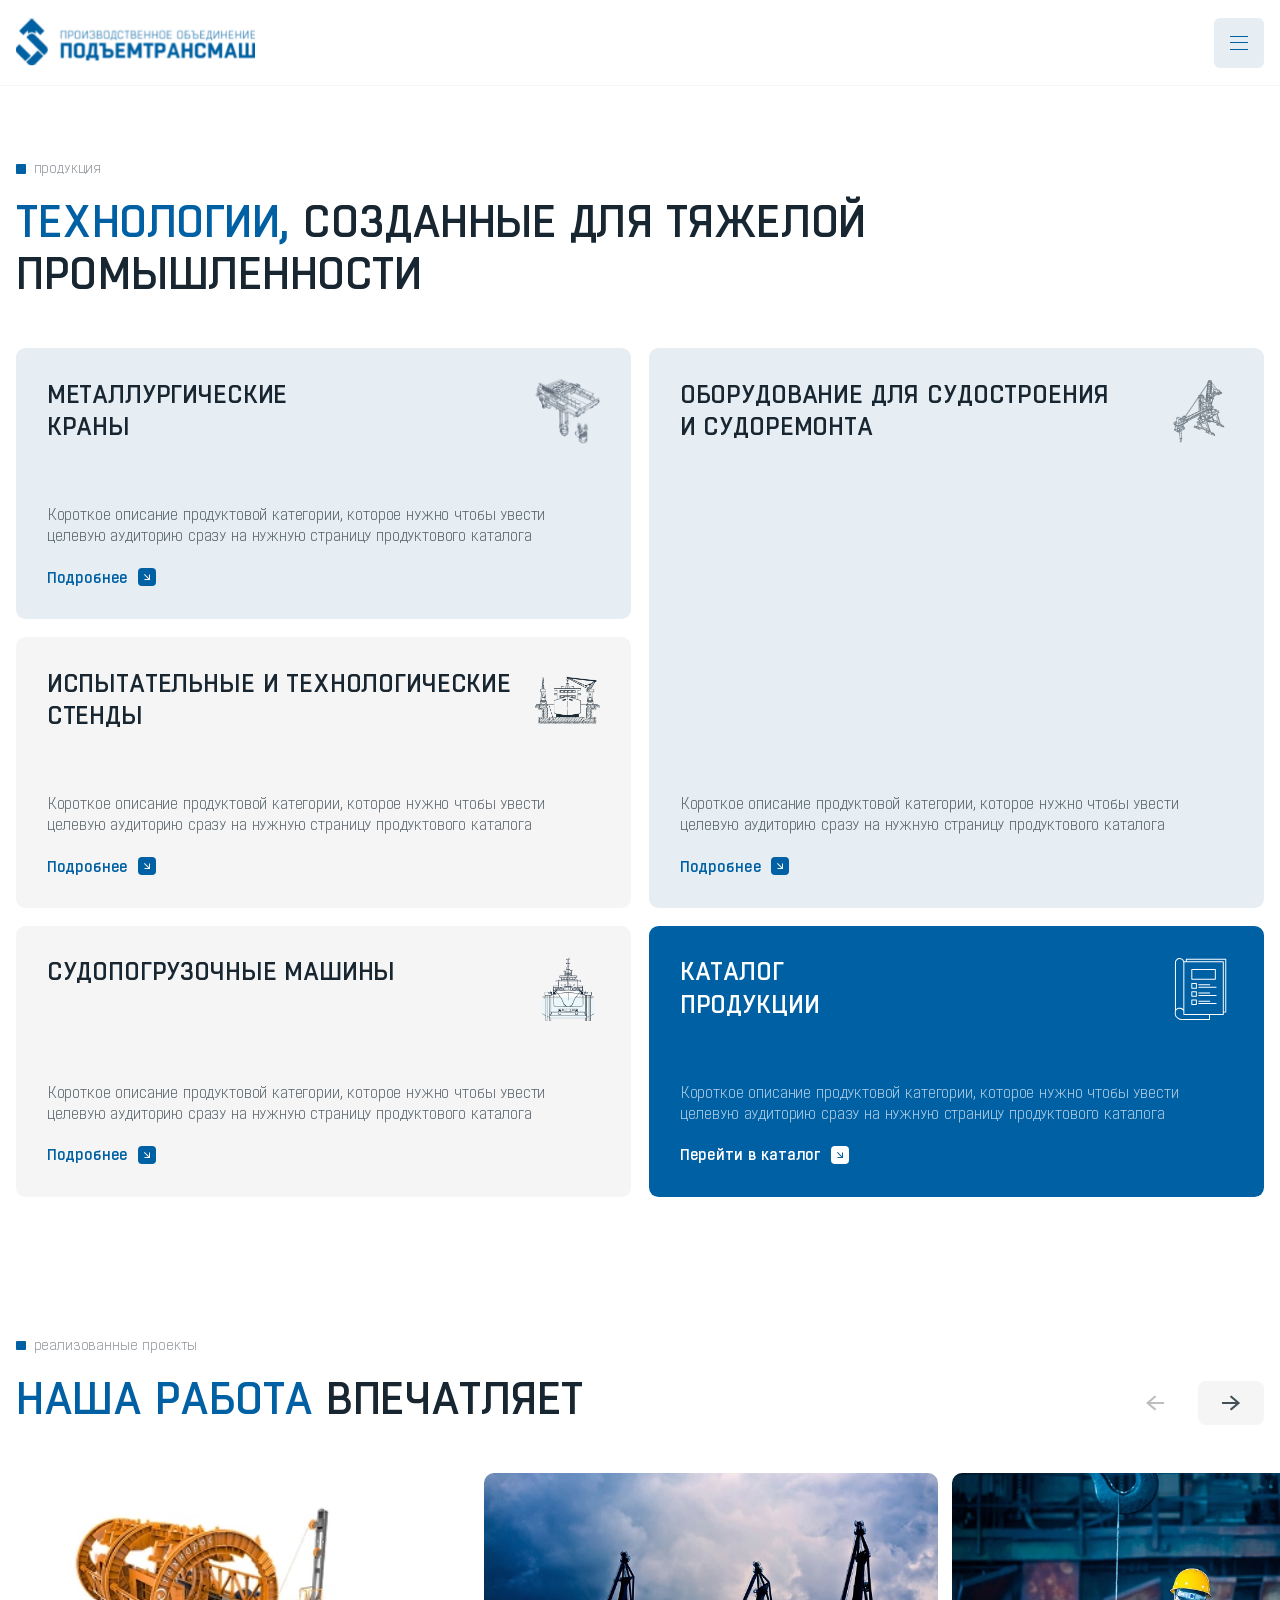
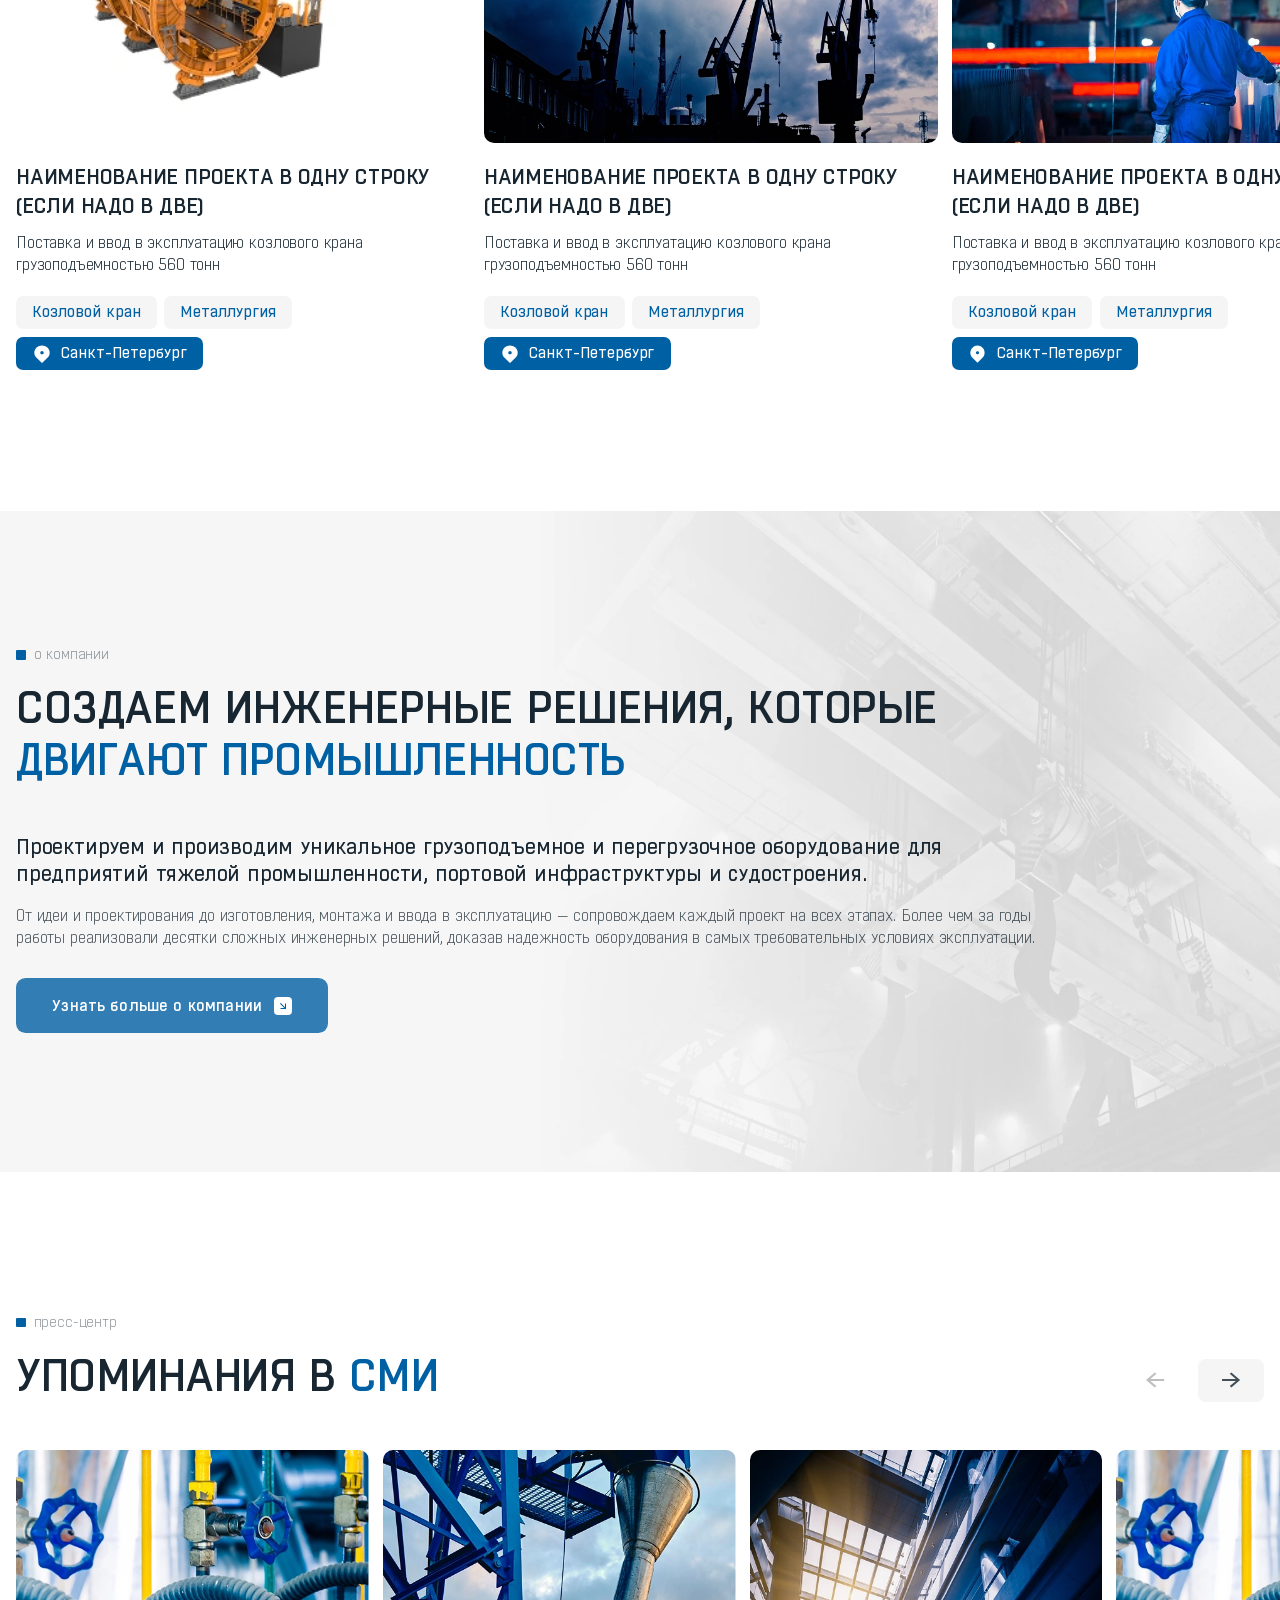
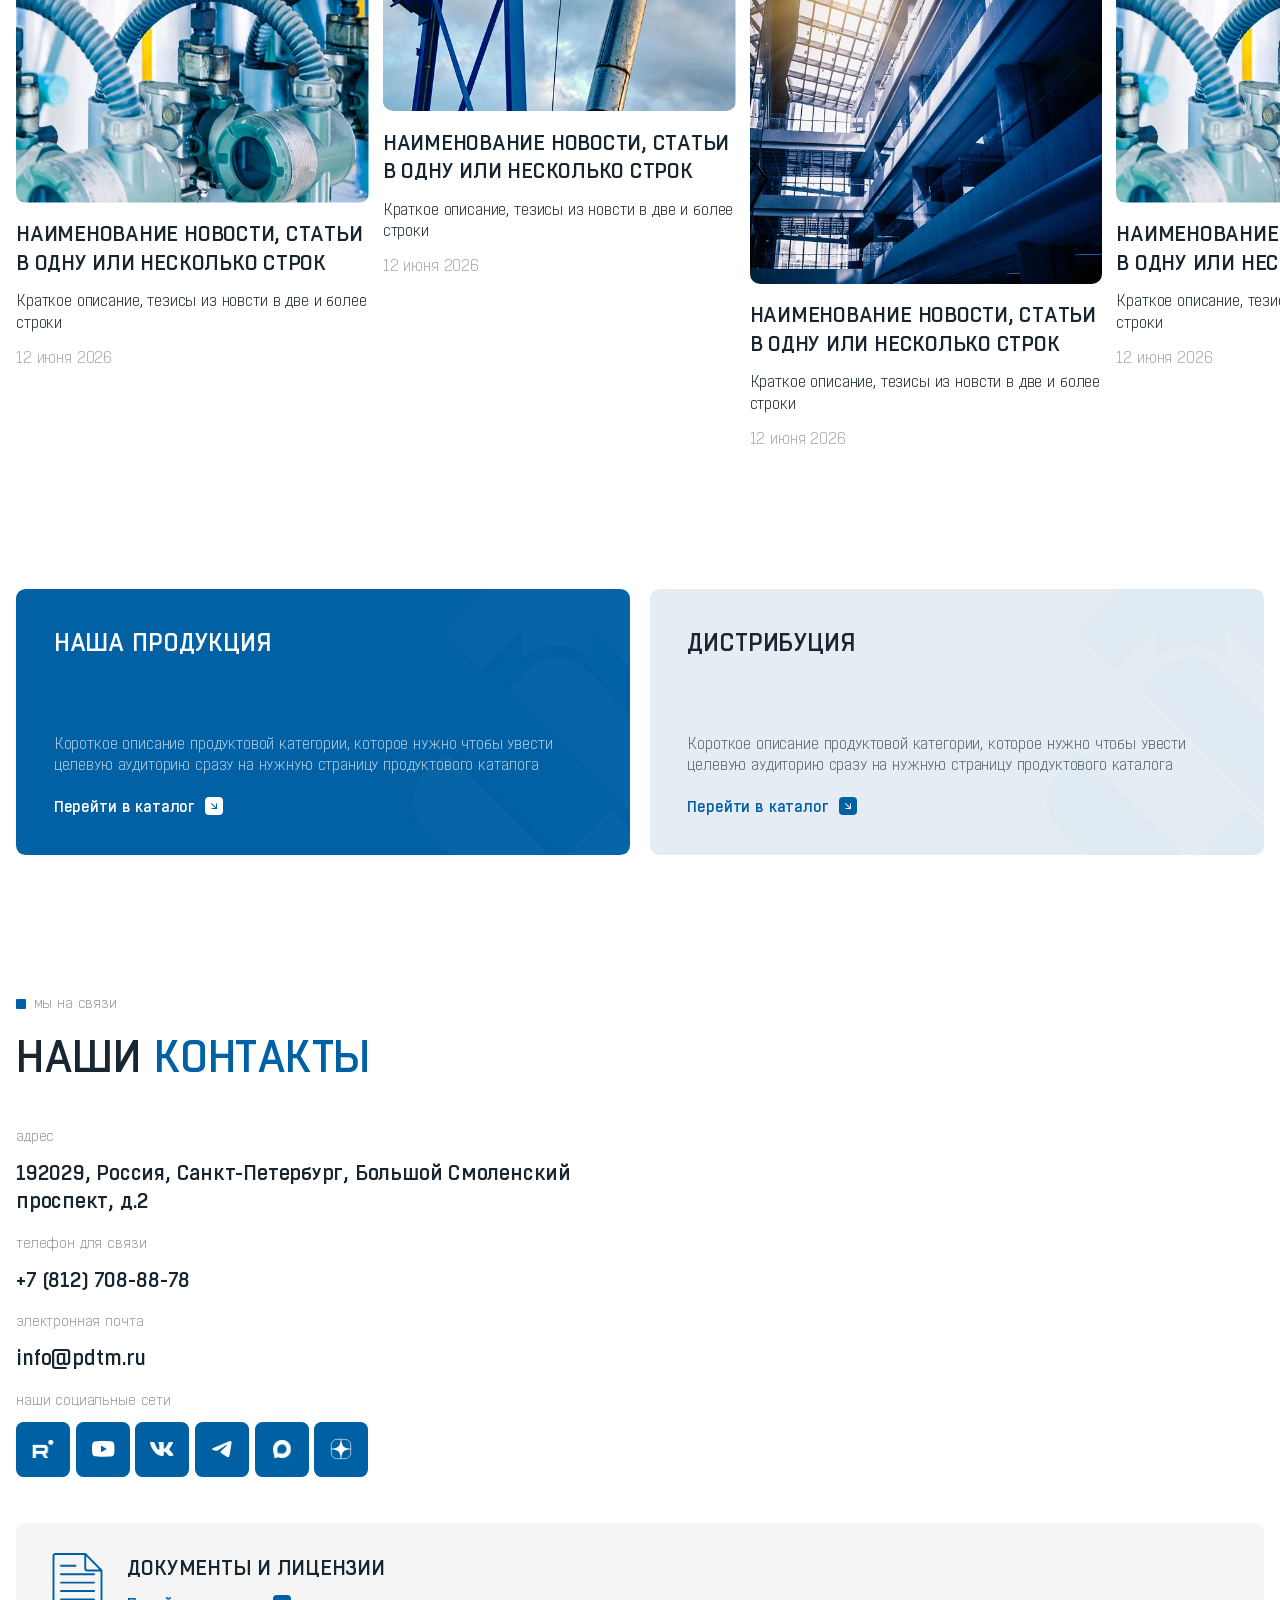
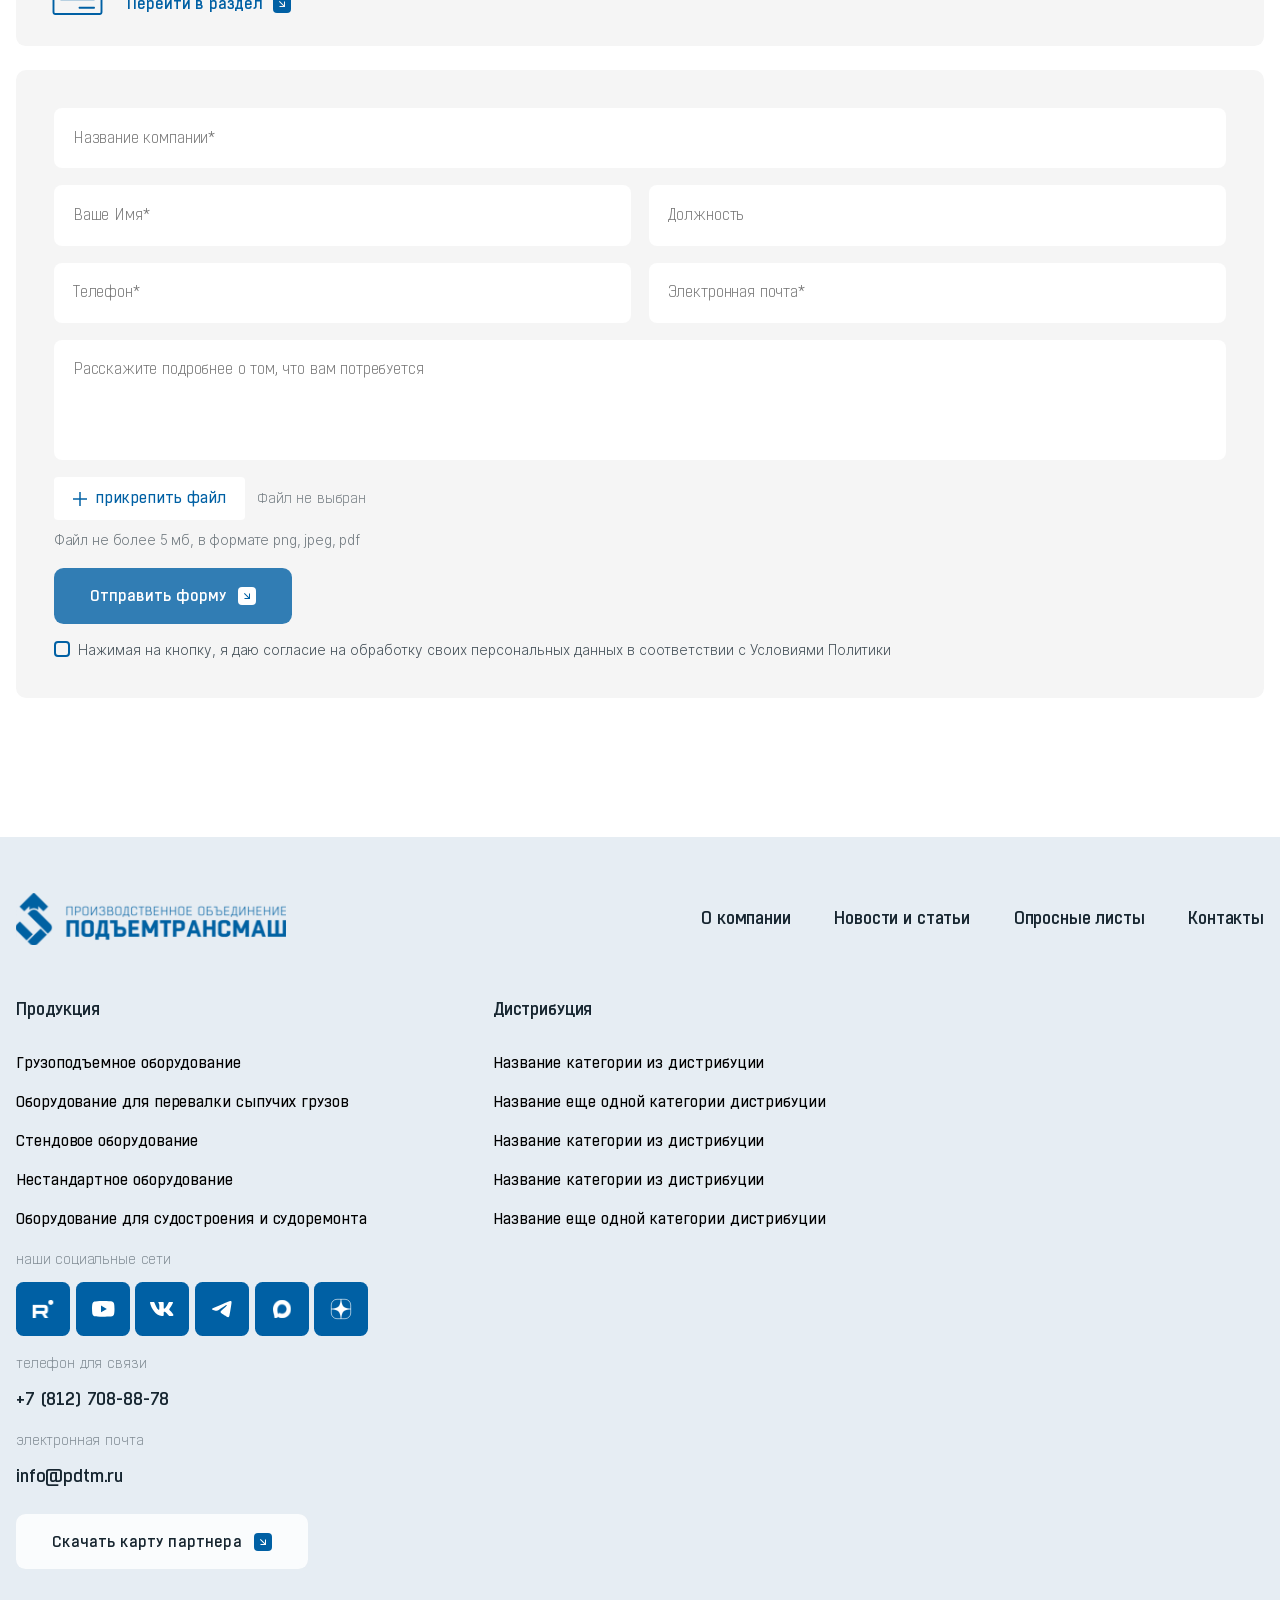
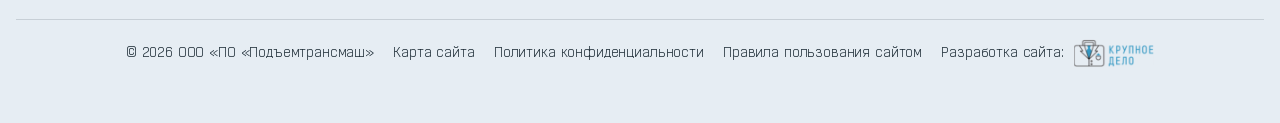
<file: index.html>
<!DOCTYPE html>
<html lang="ru">
    <head>
        <meta charset="UTF-8" />
        <meta name="viewport" content="width=device-width, initial-scale=1.0" />
        <title>Главная</title>
        <link rel="stylesheet" href="./css/fonts.css" />
        <link rel="stylesheet" href="./css/reset.css" />
        <link rel="stylesheet" href="./css/variables.css" />
        <link rel="stylesheet" href="./css/choices.min.css" />
        <link rel="stylesheet" href="./css/swiper-bundle.css" />
        <link rel="stylesheet" href="./css/glightbox.min.css" />
        <link rel="stylesheet" href="./css/simplebar.min.css" />
        <link rel="stylesheet" href="./css/template_styles.css" />
        <link rel="stylesheet" href="./css/styles.css" />
    </head>
    <body>
        <header class="header">
            <div class="container">
                <div class="header-main">
                    <a href="index.html" class="header-logo">
                        <img src="./images/logo.svg" alt="Логотип" width="246" height="48" />
                    </a>
                    <nav class="header-nav">
                        <ul>
                            <li>
                                <a href="products.html">Продукция</a>
                                <ul>
                                    <li><a href="category-product.html">Мостовые специальные краны</a></li>
                                    <li><a href="category-product.html">Козловые специальные краны</a></li>
                                    <li><a href="category-product.html">Судопогрузочные машины</a></li>
                                    <li><a href="category-product.html">Портальные краны</a></li>
                                    <li><a href="category-product.html">Вагоноопрокидыватели</a></li>
                                    <li><a href="category-product.html">Нестандартное оборудование</a></li>
                                    <li><a href="category-product.html">Реклаймеры</a></li>
                                    <li><a href="category-product.html">Модернизация и реконструкция ПТО</a></li>
                                </ul>
                            </li>
                            <li>
                                <a href="distribution.html">Дистрибуция</a>
                                <ul>
                                    <li><a href="category-distribution.html">Мостовые специальные краны</a></li>
                                    <li><a href="category-distribution.html">Козловые специальные краны</a></li>
                                    <li><a href="category-distribution.html">Оборудование для судостроения и судоремонта</a></li>
                                    <li><a href="category-distribution.html">Портальные краны</a></li>
                                </ul>
                            </li>
                            <li><a href="about.html">О компании</a></li>
                            <li><a href="news.html">Новости и статьи</a></li>
                            <li><a href="questionnaires.html">Опросные листы</a></li>
                            <li><a href="contacts.html">Контакты</a></li>
                        </ul>
                    </nav>
                    <div class="header-additional">
                        <div class="header-contacts">
                            <button type="button" class="header-contacts__open-btn" aria-label="Открыть контакты">Связаться с нами</button>
                            <ul class="header-contacts__list">
                                <li><a href="tel:+7 (812) 708-08-78">+7 (812) 708-08-78</a></li>
                                <li><a href="mailto:info@pdtm.ru">info@pdtm.ru</a></li>
                            </ul>
                        </div>
                        <div class="header-lang custom-select">
                            <select data-select>
                                <option value="ru" data-url="#!" selected>RU</option>
                                <option value="en" data-url="#!">EN</option>
                                <option value="de" data-url="#!">DE</option>
                            </select>
                        </div>
                    </div>
                    <button type="button" class="header-burger">
                        <span></span>
                        <span></span>
                        <span></span>
                    </button>
                </div>
                <div class="header-mobile" hidden aria-label="Мобильное меню">
                    <div class="header-mobile__wrapper">
                        <nav class="header-mobile__menu hidden-scroll">
                            <ul>
                                <li>
                                    <a href="products.html">Продукция</a>
                                    <button type="button" class="header-mobile__open-btn" aria-label="Открыть подменю каталога">
                                        <span class="visually-hidden">Открыть подменю</span>
                                    </button>
                                    <ul>
                                        <li><a href="category-product.html">Мостовые специальные краны</a></li>
                                        <li><a href="category-product.html">Козловые специальные краны</a></li>
                                        <li><a href="category-product.html">Судопогрузочные машины</a></li>
                                        <li><a href="category-product.html">Портальные краны</a></li>
                                        <li><a href="category-product.html">Вагоноопрокидыватели</a></li>
                                        <li><a href="category-product.html">Нестандартное оборудование</a></li>
                                        <li><a href="category-product.html">Реклаймеры</a></li>
                                        <li><a href="category-product.html">Модернизация и реконструкция ПТО</a></li>
                                        <li><a href="products.html">Вся продукция</a></li>
                                    </ul>
                                </li>
                                <li>
                                    <a href="distribution.html">Дистрибуция</a>
                                    <button type="button" class="header-mobile__open-btn" aria-label="Открыть подменю каталога">
                                        <span class="visually-hidden">Открыть подменю</span>
                                    </button>
                                    <ul>
                                        <li><a href="category-distribution.html">Мостовые специальные краны</a></li>
                                        <li><a href="category-distribution.html">Козловые специальные краны</a></li>
                                        <li><a href="category-distribution.html">Оборудование для судостроения и судоремонта</a></li>
                                        <li><a href="category-distribution.html">Портальные краны</a></li>
                                    </ul>
                                </li>
                                <li><a href="about.html">О компании</a></li>
                                <li><a href="news.html">Новости и статьи</a></li>
                                <li><a href="questionnaires.html">Опросные листы</a></li>
                                <li><a href="contacts.html">Контакты</a></li>
                            </ul>
                        </nav>
                        <div class="header-mobile__bottom">
                            <a href="" download class="base-button blue-button header-mobile__download"><span>Скачать карту партнера</span><i></i></a>
                            <div class="header-lang mobile-lang custom-select">
                                <select data-select>
                                    <option value="ru" data-url="#!" selected>RU</option>
                                    <option value="en" data-url="#!">EN</option>
                                    <option value="de" data-url="#!">DE</option>
                                </select>
                            </div>
                        </div>
                    </div>
                </div>
            </div>
        </header>
        <main class="main">
            <!-- Баннер -->

            <!-- Технологии, созданные для тяжелой промышленности -->
            <section class="section">
                <div class="container">
                    <div class="title-container title-grid">
                        <p class="subtitle">продукция</p>
                        <h2 class="title-2"><strong>Технологии,</strong> созданные для тяжелой промышленности</h2>
                    </div>
                    <div class="blocks blocks-col-3">
                        <!--   классы block-bg-1, block-bg-2, block-bg-3 отвечают за цвет фона блока  -->
                        <div class="block block-bg-1 block-mobile-order-1">
                            <div class="block-header">
                                <h3 class="block-header__title title-3">Металлургические<br />краны</h3>
                                <div class="block-header__icon">
                                    <!-- выводить, если есть темная иконка  -->
                                    <div class="block-header__icon-black">
                                        <img src="./images/block-icon-1-black.svg" alt="Иконка" width="68" height="68" loading="lazy" />
                                    </div>
                                    <!-- выводить, если есть светлая иконка  -->
                                    <div class="block-header__icon-white">
                                        <img src="./images/block-icon-1-white.svg" alt="Иконка" width="68" height="68" loading="lazy" />
                                    </div>
                                </div>
                            </div>
                            <div class="block-body">
                                <div class="block-body__text">
                                    <p>Короткое описание продуктовой категории, которое нужно чтобы увести целевую аудиторию сразу на нужную страницу продуктового каталога</p>
                                </div>
                                <a href="" class="link block-body__link"><span>Подробнее</span><i></i></a>
                            </div>
                        </div>
                        <!--   классы block-bg-1, block-bg-2, block-bg-3 отвечают за цвет фона блока  -->
                        <div class="block block-bg-1 block-span-2 block-mobile-order-3">
                            <div class="block-header">
                                <h3 class="block-header__title title-3">Оборудование для&nbsp;судостроения и&nbsp;судоремонта</h3>
                                <div class="block-header__icon">
                                    <!-- выводить, если есть темная иконка  -->
                                    <div class="block-header__icon-black">
                                        <img src="./images/block-icon-2-black.svg" alt="Иконка" width="68" height="68" loading="lazy" />
                                    </div>
                                    <!-- выводить, если есть светлая иконка  -->
                                    <div class="block-header__icon-white">
                                        <img src="./images/block-icon-2-white.svg" alt="Иконка" width="68" height="68" loading="lazy" />
                                    </div>
                                </div>
                            </div>
                            <div class="block-body">
                                <div class="block-body__text">
                                    <p>Короткое описание продуктовой категории, которое нужно чтобы увести целевую аудиторию сразу на нужную страницу продуктового каталога</p>
                                </div>
                                <a href="" class="link block-body__link"><span>Подробнее</span><i></i></a>
                            </div>
                        </div>
                        <!--   классы block-bg-1, block-bg-2, block-bg-3 отвечают за цвет фона блока  -->
                        <div class="block block-bg-2 block-mobile-order-4">
                            <div class="block-header">
                                <h3 class="block-header__title title-3">Испытательные и технологические стенды</h3>
                                <div class="block-header__icon">
                                    <!-- выводить, если есть темная иконка  -->
                                    <div class="block-header__icon-black">
                                        <img src="./images/block-icon-3-black.svg" alt="Иконка" width="68" height="68" loading="lazy" />
                                    </div>
                                    <!-- выводить, если есть светлая иконка  -->
                                    <div class="block-header__icon-white">
                                        <img src="./images/block-icon-3-white.svg" alt="Иконка" width="68" height="68" loading="lazy" />
                                    </div>
                                </div>
                            </div>
                            <div class="block-body">
                                <div class="block-body__text">
                                    <p>Короткое описание продуктовой категории, которое нужно чтобы увести целевую аудиторию сразу на нужную страницу продуктового каталога</p>
                                </div>
                                <a href="" class="link block-body__link"><span>Подробнее</span><i></i></a>
                            </div>
                        </div>
                        <!--   классы block-bg-1, block-bg-2, block-bg-3 отвечают за цвет фона блока  -->
                        <div class="block block-bg-2 block-mobile-order-2">
                            <div class="block-header">
                                <h3 class="block-header__title title-3">Судопогрузочные машины</h3>
                                <div class="block-header__icon">
                                    <!-- выводить, если есть темная иконка  -->
                                    <div class="block-header__icon-black">
                                        <img src="./images/block-icon-4-black.svg" alt="Иконка" width="68" height="68" loading="lazy" />
                                    </div>
                                    <!-- выводить, если есть светлая иконка  -->
                                    <div class="block-header__icon-white">
                                        <img src="./images/block-icon-4-white.svg" alt="Иконка" width="68" height="68" loading="lazy" />
                                    </div>
                                </div>
                            </div>
                            <div class="block-body">
                                <div class="block-body__text">
                                    <p>Короткое описание продуктовой категории, которое нужно чтобы увести целевую аудиторию сразу на нужную страницу продуктового каталога</p>
                                </div>
                                <a href="" class="link block-body__link"><span>Подробнее</span><i></i></a>
                            </div>
                        </div>
                        <!--   классы block-bg-1, block-bg-2, block-bg-3 отвечают за цвет фона блока  -->
                        <div class="block block-bg-3 block-mobile-order-5">
                            <div class="block-header">
                                <h3 class="block-header__title title-3">Каталог<br />продукции</h3>
                                <div class="block-header__icon">
                                    <!-- выводить, если есть светлая иконка  -->
                                    <div class="block-header__icon-white">
                                        <img src="./images/block-icon-5-white.svg" alt="Иконка" width="68" height="68" loading="lazy" />
                                    </div>
                                </div>
                            </div>
                            <div class="block-body">
                                <div class="block-body__text">
                                    <p>Короткое описание продуктовой категории, которое нужно чтобы увести целевую аудиторию сразу на нужную страницу продуктового каталога</p>
                                </div>
                                <a href="" class="link block-body__link"><span>Перейти в каталог</span><i></i></a>
                            </div>
                        </div>
                    </div>
                </div>
            </section>

            <!-- Наша работа впечатляет -->
            <section class="section">
                <div class="container">
                    <div class="title-container title-column">
                        <p class="subtitle">реализованные проекты</p>
                        <div class="title-row">
                            <h2 class="title-2"><strong>Наша работа</strong> впечатляет</h2>
                            <div class="slider-buttons">
                                <button class="slider-button slider-button--prev" aria-label="Предыдущий слайд"></button>
                                <button class="slider-button slider-button--next" aria-label="Следующий слайд"></button>
                            </div>
                        </div>
                    </div>
                    <div class="swiper slider slider-3 slider-visible">
                        <div class="swiper-wrapper">
                            <div class="swiper-slide">
                                <a href="product-item.html" class="product-slide">
                                    <div class="product-slide__image">
                                        <!-- основное изображение  -->
                                        <div class="product-slide__image-front">
                                            <img src="./images/product-slide-1.webp" alt="Наименование проекта в одну строку (если надо в две)" width="507" height="292" loading="lazy" />
                                        </div>
                                        <!-- изображение при наведении  -->
                                        <div class="product-slide__image-back">
                                            <img src="./images/product-slide-2.webp" alt="Наименование проекта в одну строку (если надо в две)" width="507" height="292" loading="lazy" />
                                        </div>
                                        <p class="hover-plask"><span>Узнать подробнее</span><i></i></p>
                                    </div>
                                    <div class="product-slide__info">
                                        <h3 class="title-4 product-slide__info-title">Наименование проекта в одну строку (если надо в две)</h3>
                                        <p>Поставка и ввод в эксплуатацию козлового крана грузоподъемностью 560 тонн</p>
                                    </div>
                                    <ul class="tags">
                                        <li><p>Козловой кран</p></li>
                                        <li><p>Металлургия</p></li>
                                        <li><address>Санкт-Петербург</address></li>
                                    </ul>
                                </a>
                            </div>
                            <div class="swiper-slide">
                                <a href="product-item.html" class="product-slide">
                                    <div class="product-slide__image">
                                        <!-- основное изображение  -->
                                        <div class="product-slide__image-front">
                                            <img src="./images/product-slide-2.webp" alt="Наименование проекта в одну строку (если надо в две)" width="507" height="292" loading="lazy" />
                                        </div>
                                        <!-- изображение при наведении  -->
                                        <div class="product-slide__image-back">
                                            <img src="./images/product-slide-3.webp" alt="Наименование проекта в одну строку (если надо в две)" width="507" height="292" loading="lazy" />
                                        </div>
                                        <p class="hover-plask"><span>Узнать подробнее</span><i></i></p>
                                    </div>
                                    <div class="product-slide__info">
                                        <h3 class="title-4 product-slide__info-title">Наименование проекта в одну строку (если надо в две)</h3>
                                        <p>Поставка и ввод в эксплуатацию козлового крана грузоподъемностью 560 тонн</p>
                                    </div>
                                    <ul class="tags">
                                        <li><p>Козловой кран</p></li>
                                        <li><p>Металлургия</p></li>
                                        <li><address>Санкт-Петербург</address></li>
                                    </ul>
                                </a>
                            </div>
                            <div class="swiper-slide">
                                <a href="product-item.html" class="product-slide">
                                    <div class="product-slide__image">
                                        <!-- основное изображение  -->
                                        <div class="product-slide__image-front">
                                            <img src="./images/product-slide-3.webp" alt="Наименование проекта в одну строку (если надо в две)" width="507" height="292" loading="lazy" />
                                        </div>
                                        <!-- изображение при наведении  -->
                                        <div class="product-slide__image-back">
                                            <img src="./images/product-slide-4.webp" alt="Наименование проекта в одну строку (если надо в две)" width="507" height="292" loading="lazy" />
                                        </div>
                                        <p class="hover-plask"><span>Узнать подробнее</span><i></i></p>
                                    </div>
                                    <div class="product-slide__info">
                                        <h3 class="title-4 product-slide__info-title">Наименование проекта в одну строку (если надо в две)</h3>
                                        <p>Поставка и ввод в эксплуатацию козлового крана грузоподъемностью 560 тонн</p>
                                    </div>
                                    <ul class="tags">
                                        <li><p>Козловой кран</p></li>
                                        <li><p>Металлургия</p></li>
                                        <li><address>Санкт-Петербург</address></li>
                                    </ul>
                                </a>
                            </div>
                            <div class="swiper-slide">
                                <a href="product-item.html" class="product-slide">
                                    <div class="product-slide__image">
                                        <!-- основное изображение  -->
                                        <div class="product-slide__image-front">
                                            <img src="./images/product-slide-4.webp" alt="Наименование проекта в одну строку (если надо в две)" width="507" height="292" loading="lazy" />
                                        </div>
                                        <!-- изображение при наведении  -->
                                        <div class="product-slide__image-back">
                                            <img src="./images/product-slide-5.webp" alt="Наименование проекта в одну строку (если надо в две)" width="507" height="292" loading="lazy" />
                                        </div>
                                        <p class="hover-plask"><span>Узнать подробнее</span><i></i></p>
                                    </div>
                                    <div class="product-slide__info">
                                        <h3 class="title-4 product-slide__info-title">Наименование проекта в одну строку (если надо в две)</h3>
                                        <p>Поставка и ввод в эксплуатацию козлового крана грузоподъемностью 560 тонн</p>
                                    </div>
                                    <ul class="tags">
                                        <li><p>Козловой кран</p></li>
                                        <li><p>Металлургия</p></li>
                                        <li><address>Санкт-Петербург</address></li>
                                    </ul>
                                </a>
                            </div>
                            <div class="swiper-slide">
                                <a href="product-item.html" class="product-slide">
                                    <div class="product-slide__image">
                                        <!-- основное изображение  -->
                                        <div class="product-slide__image-front">
                                            <img src="./images/product-slide-5.webp" alt="Наименование проекта в одну строку (если надо в две)" width="507" height="292" loading="lazy" />
                                        </div>
                                        <!-- изображение при наведении  -->
                                        <div class="product-slide__image-back">
                                            <img src="./images/product-slide-1.webp" alt="Наименование проекта в одну строку (если надо в две)" width="507" height="292" loading="lazy" />
                                        </div>
                                        <p class="hover-plask"><span>Узнать подробнее</span><i></i></p>
                                    </div>
                                    <div class="product-slide__info">
                                        <h3 class="title-4 product-slide__info-title">Наименование проекта в одну строку (если надо в две)</h3>
                                        <p>Поставка и ввод в эксплуатацию козлового крана грузоподъемностью 560 тонн</p>
                                    </div>
                                    <ul class="tags">
                                        <li><p>Козловой кран</p></li>
                                        <li><p>Металлургия</p></li>
                                        <li><address>Санкт-Петербург</address></li>
                                    </ul>
                                </a>
                            </div>
                        </div>
                    </div>
                </div>
            </section>

            <!-- Создаем инженерные решения, которые двигают промышленность -->
            <section class="section section-background" data-lazy-desktop="./images/section-background-1-desktop.webp" data-lazy-mobile="./images/section-background-1-mobile.webp">
                <div class="container">
                    <div class="content-small">
                        <div class="title-container title-column">
                            <p class="subtitle">о компании</p>
                            <h2 class="title-2">Создаем инженерные решения, которые <strong>двигают промышленность</strong></h2>
                        </div>
                        <div class="content-text">
                            <strong>
                                <p>Проектируем и производим уникальное грузоподъемное и перегрузочное оборудование для предприятий тяжелой промышленности, портовой инфраструктуры и судостроения.</p>
                            </strong>
                            <p>От идеи и проектирования до изготовления, монтажа и ввода в эксплуатацию — сопровождаем каждый проект на всех этапах. Более чем за годы работы реализовали десятки сложных инженерных решений, доказав надежность оборудования в самых требовательных условиях эксплуатации.</p>
                            <a href="about.html" class="base-button blue-button content-text__link"><span>Узнать больше о компании</span><i></i></a>
                        </div>
                    </div>
                </div>
            </section>

            <!-- Упоминания в СМИ -->
            <section class="section">
                <div class="container">
                    <div class="title-container title-column">
                        <p class="subtitle">пресс-центр</p>
                        <div class="title-row">
                            <h2 class="title-2">Упоминания в <strong>СМИ</strong></h2>
                            <div class="slider-buttons">
                                <button class="slider-button slider-button--prev" aria-label="Предыдущий слайд"></button>
                                <button class="slider-button slider-button--next" aria-label="Следующий слайд"></button>
                            </div>
                        </div>
                    </div>
                    <div class="swiper slider slider-4 slider-visible news-slider">
                        <div class="swiper-wrapper">
                            <div class="swiper-slide">
                                <div class="news-slide">
                                    <div class="news-slide__image">
                                        <img src="./images/news-slide-1.webp" alt="Наименование новости, статьи в одну или несколько строк" width="375" height="375" />
                                    </div>
                                    <div class="news-slide__content">
                                        <div class="news-slide__content-body">
                                            <a href="news-item.html" class="news-slide__content-title"><h3 class="title-4">Наименование новости, статьи в одну или несколько строк</h3></a>
                                            <p>Краткое описание, тезисы из новсти в две и более строки</p>
                                        </div>
                                        <time datetime="2022-06-12" class="news-slide__content-date">12 июня 2026</time>
                                    </div>
                                </div>
                            </div>
                            <div class="swiper-slide">
                                <div class="news-slide">
                                    <div class="news-slide__image">
                                        <img src="./images/news-slide-2.webp" alt="Наименование новости, статьи в одну или несколько строк" width="375" height="280" />
                                    </div>
                                    <div class="news-slide__content">
                                        <div class="news-slide__content-body">
                                            <a href="news-item.html" class="news-slide__content-title"><h3 class="title-4">Наименование новости, статьи в одну или несколько строк</h3></a>
                                            <p>Краткое описание, тезисы из новсти в две и более строки</p>
                                        </div>
                                        <time datetime="2022-06-12" class="news-slide__content-date">12 июня 2026</time>
                                    </div>
                                </div>
                            </div>
                            <div class="swiper-slide">
                                <div class="news-slide">
                                    <div class="news-slide__image">
                                        <img src="./images/news-slide-3.webp" alt="Наименование новости, статьи в одну или несколько строк" width="375" height="460" />
                                    </div>
                                    <div class="news-slide__content">
                                        <div class="news-slide__content-body">
                                            <a href="news-item.html" class="news-slide__content-title"><h3 class="title-4">Наименование новости, статьи в одну или несколько строк</h3></a>
                                            <p>Краткое описание, тезисы из новсти в две и более строки</p>
                                        </div>
                                        <time datetime="2022-06-12" class="news-slide__content-date">12 июня 2026</time>
                                    </div>
                                </div>
                            </div>
                            <div class="swiper-slide">
                                <div class="news-slide">
                                    <div class="news-slide__image">
                                        <img src="./images/news-slide-1.webp" alt="Наименование новости, статьи в одну или несколько строк" width="375" height="375" />
                                    </div>
                                    <div class="news-slide__content">
                                        <div class="news-slide__content-body">
                                            <a href="news-item.html" class="news-slide__content-title"><h3 class="title-4">Наименование новости, статьи в одну или несколько строк</h3></a>
                                            <p>Краткое описание, тезисы из новсти в две и более строки</p>
                                        </div>
                                        <time datetime="2022-06-12" class="news-slide__content-date">12 июня 2026</time>
                                    </div>
                                </div>
                            </div>
                            <div class="swiper-slide">
                                <div class="news-slide">
                                    <div class="news-slide__image">
                                        <img src="./images/news-slide-2.webp" alt="Наименование новости, статьи в одну или несколько строк" width="375" height="280" />
                                    </div>
                                    <div class="news-slide__content">
                                        <div class="news-slide__content-body">
                                            <a href="news-item.html" class="news-slide__content-title"><h3 class="title-4">Наименование новости, статьи в одну или несколько строк</h3></a>
                                            <p>Краткое описание, тезисы из новсти в две и более строки</p>
                                        </div>
                                        <time datetime="2022-06-12" class="news-slide__content-date">12 июня 2026</time>
                                    </div>
                                </div>
                            </div>
                            <div class="swiper-slide">
                                <div class="news-slide">
                                    <div class="news-slide__image">
                                        <img src="./images/news-slide-3.webp" alt="Наименование новости, статьи в одну или несколько строк" width="375" height="460" />
                                    </div>
                                    <div class="news-slide__content">
                                        <div class="news-slide__content-body">
                                            <a href="news-item.html" class="news-slide__content-title"><h3 class="title-4">Наименование новости, статьи в одну или несколько строк</h3></a>
                                            <p>Краткое описание, тезисы из новсти в две и более строки</p>
                                        </div>
                                        <time datetime="2022-06-12" class="news-slide__content-date">12 июня 2026</time>
                                    </div>
                                </div>
                            </div>
                        </div>
                    </div>
                </div>
            </section>

            <section class="section">
                <div class="container">
                    <div class="blocks blocks-col-2">
                        <div class="block block-bg-3 block-lg" data-lazy-desktop="./images/block-lg-1-desktop.webp" data-lazy-mobile="./images/block-lg-1-mobile.webp">
                            <div class="block-header">
                                <h3 class="block-header__title title-3">Наша продукция</h3>
                            </div>
                            <div class="block-body">
                                <div class="block-body__text">
                                    <p>Короткое описание продуктовой категории, которое нужно чтобы увести целевую аудиторию сразу на нужную страницу продуктового каталога</p>
                                </div>
                                <a href="products.html" class="link block-body__link"><span>Перейти в каталог</span><i></i></a>
                            </div>
                        </div>
                        <div class="block block-bg-1 block-lg" data-lazy-desktop="./images/block-lg-2-desktop.webp" data-lazy-mobile="./images/block-lg-2-mobile.webp">
                            <div class="block-header">
                                <h3 class="block-header__title title-3">Дистрибуция</h3>
                            </div>
                            <div class="block-body">
                                <div class="block-body__text">
                                    <p>Короткое описание продуктовой категории, которое нужно чтобы увести целевую аудиторию сразу на нужную страницу продуктового каталога</p>
                                </div>
                                <a href="distribution.html" class="link block-body__link"><span>Перейти в каталог</span><i></i></a>
                            </div>
                        </div>
                    </div>
                </div>
            </section>

            <!-- Наши контакты -->
            <section class="section" id="contacts">
                <div class="container">
                    <div class="grid-2">
                        <div class="contacts">
                            <div class="title-column contacts-title">
                                <p class="subtitle">мы на связи</p>
                                <h2 class="title-2">Наши <strong>контакты</strong></h2>
                            </div>
                            <ul class="contacts-info">
                                <li>
                                    <p>адрес</p>
                                    <address>192029, Россия, Санкт-Петербург, Большой Смоленский проспект, д.2</address>
                                </li>
                                <li>
                                    <p>телефон для связи</p>
                                    <a href="tel:+7 (812) 708-88-78">+7 (812) 708-88-78</a>
                                </li>
                                <li>
                                    <p>электронная почта</p>
                                    <a href="mailto:info@pdtm.ru">info@pdtm.ru</a>
                                </li>
                                <li>
                                    <p>наши социальные сети</p>
                                    <ul class="contacts-info__socials">
                                        <li>
                                            <a href="https://rutube.ru" target="_blank" rel="noopener noreferrer" aria-label="Перейти на наш канал Rutube">
                                                <img src="./images/rutube.svg" alt="Иконка Rutube" width="24" height="24" loading="lazy" />
                                            </a>
                                        </li>
                                        <li>
                                            <a href="https://youtube.com" target="_blank" rel="noopener noreferrer" aria-label="Перейти на наш канал YouTube">
                                                <img src="./images/youtube.svg" alt="Иконка YouTube" width="24" height="24" loading="lazy" />
                                            </a>
                                        </li>
                                        <li>
                                            <a href="https://vk.ru" target="_blank" rel="noopener noreferrer" aria-label="Перейти на наш канал Vk">
                                                <img src="./images/vk.svg" alt="Иконка Vk" width="24" height="24" loading="lazy" />
                                            </a>
                                        </li>
                                        <li>
                                            <a href="https://telegram.com" target="_blank" rel="noopener noreferrer" aria-label="Перейти на наш канал Telegram">
                                                <img src="./images/telegram.svg" alt="Иконка Telegram" width="24" height="24" loading="lazy" />
                                            </a>
                                        </li>
                                        <li>
                                            <a href="https://max.ru" target="_blank" rel="noopener noreferrer" aria-label="Перейти на наш канал Max">
                                                <img src="./images/max.svg" alt="Иконка Max" width="24" height="24" loading="lazy" />
                                            </a>
                                        </li>
                                        <li>
                                            <a href="https://dzen.ru" target="_blank" rel="noopener noreferrer" aria-label="Перейти на наш канал Dzen">
                                                <img src="./images/dzen.svg" alt="Иконка Dzen" width="24" height="24" loading="lazy" />
                                            </a>
                                        </li>
                                    </ul>
                                </li>
                            </ul>
                            <div class="contacts-document">
                                <div class="contacts-document__icon">
                                    <img src="./images/document.svg" alt="Иконка документа" width="64" height="64" loading="lazy" />
                                </div>
                                <div class="contacts-document__content">
                                    <h3 class="title-4 contacts-document__title">Документы и лицензии</h3>
                                    <a href="documents-credentials.html" class="link contacts-document__link"><span>Перейти в раздел</span><i></i></a>
                                </div>
                            </div>
                        </div>
                        <form class="form">
                            <div class="form-inner">
                                <label for="company" class="visually-hidden">Название компании</label>
                                <input type="text" name="company" id="company" placeholder="Название компании*" required />
                                <!-- выводить, если есть ошибка  -->
                                <!-- <span class="form-error">Текст ошибки</span> -->
                            </div>
                            <div class="form-grid">
                                <div class="form-inner">
                                    <label for="name" class="visually-hidden">Ваше Имя</label>
                                    <input type="text" name="name" id="name" placeholder="Ваше Имя*" required />
                                    <!-- выводить, если есть ошибка  -->
                                    <!-- <span class="form-error">Текст ошибки</span> -->
                                </div>
                                <div class="form-inner">
                                    <label for="job_title" class="visually-hidden">Должность</label>
                                    <input type="text" name="job_title" id="job_title" placeholder="Должность" />
                                </div>
                            </div>
                            <div class="form-grid">
                                <div class="form-inner">
                                    <label for="phone" class="visually-hidden">Телефон*</label>
                                    <input type="text" name="phone" id="phone" placeholder="Телефон*" required />
                                    <!-- выводить, если есть ошибка  -->
                                    <!-- <span class="form-error">Текст ошибки</span> -->
                                </div>
                                <div class="form-inner">
                                    <label for="email" class="visually-hidden">Электронная почта*</label>
                                    <input type="email" name="email" id="email" placeholder="Электронная почта*" required />
                                    <!-- выводить, если есть ошибка  -->
                                    <!-- <span class="form-error">Текст ошибки</span> -->
                                </div>
                            </div>
                            <div class="form-inner">
                                <label for="message" class="visually-hidden">Расскажите подробнее о том, что вам потребуется</label>
                                <textarea id="message" name="message" placeholder="Расскажите подробнее о том, что вам потребуется"></textarea>
                            </div>
                            <div class="form-file">
                                <div class="form-file__inner">
                                    <div class="form-file__btn">
                                        <input type="file" name="file" id="file" accept=".png, .jpeg, .pdf" />
                                        <button type="button">прикрепить файл</button>
                                    </div>
                                    <p class="form-file__name">Файл не выбран</p>
                                </div>
                                <p class="form-file__warning">Файл не более 5 мб, в формате png, jpeg, pdf</p>
                                <!-- выводить, если есть ошибка  -->
                                <!-- <span class="form-error">Текст ошибки</span> -->
                            </div>
                            <button type="submit" class="base-button blue-button form-button"><span>Отправить форму</span><i></i></button>
                            <div class="form-checkbox">
                                <input type="checkbox" name="checkbox" id="checkbox" required />
                                <label for="checkbox">Нажимая на кнопку, я даю согласие на обработку своих персональных данных в соответствии с&nbsp;<a href="policy.html">Условиями Политики</a></label>
                                <!-- выводить, если есть ошибка  -->
                                <!-- <span class="form-error">Текст ошибки</span> -->
                            </div>
                        </form>
                    </div>
                </div>
            </section>
        </main>
        <footer class="footer">
            <div class="container">
                <div class="footer-inner">
                    <div class="footer-top">
                        <a href="index.html" class="footer-top__logo">
                            <img src="./images/logo.svg" alt="Логотип" width="287" height="56" loading="lazy" />
                        </a>
                        <nav class="footer-top__menu">
                            <ul>
                                <li><a href="about.html">О компании</a></li>
                                <li><a href="news.html">Новости и статьи</a></li>
                                <li><a href="questionnaires.html">Опросные листы</a></li>
                                <li><a href="contacts.html">Контакты</a></li>
                            </ul>
                        </nav>
                    </div>
                    <div class="footer-center">
                        <div class="footer-center__navs">
                            <nav class="footer-center__nav">
                                <p class="footer-center__nav-title">Продукция</p>
                                <ul class="footer-center__nav-list">
                                    <li><a href="category-product.html">Грузоподъемное оборудование</a></li>
                                    <li><a href="category-product.html">Оборудование для перевалки сыпучих грузов</a></li>
                                    <li><a href="category-product.html">Стендовое оборудование</a></li>
                                    <li><a href="category-product.html">Нестандартное оборудование</a></li>
                                    <li><a href="category-product.html">Оборудование для судостроения и судоремонта</a></li>
                                </ul>
                            </nav>
                            <nav class="footer-center__nav">
                                <p class="footer-center__nav-title">Дистрибуция</p>
                                <ul class="footer-center__nav-list">
                                    <li><a href="category-distribution.html">Название категории из дистрибуции</a></li>
                                    <li><a href="category-distribution.html">Название еще одной категории дистрибуции</a></li>
                                    <li><a href="category-distribution.html">Название категории из дистрибуции</a></li>
                                    <li><a href="category-distribution.html">Название категории из дистрибуции</a></li>
                                    <li><a href="category-distribution.html">Название еще одной категории дистрибуции</a></li>
                                </ul>
                            </nav>
                        </div>

                        <ul class="footer-center__contacts">
                            <li>
                                <p class="footer-center__contacts-title">наши социальные сети</p>
                                <ul class="footer-center__socials">
                                    <li>
                                        <a href="https://rutube.ru" target="_blank" rel="noopener noreferrer" aria-label="Перейти на наш канал Rutube">
                                            <img src="./images/rutube.svg" alt="Иконка Rutube" width="24" height="24" loading="lazy" />
                                        </a>
                                    </li>
                                    <li>
                                        <a href="https://youtube.com" target="_blank" rel="noopener noreferrer" aria-label="Перейти на наш канал YouTube">
                                            <img src="./images/youtube.svg" alt="Иконка YouTube" width="24" height="24" loading="lazy" />
                                        </a>
                                    </li>
                                    <li>
                                        <a href="https://vk.ru" target="_blank" rel="noopener noreferrer" aria-label="Перейти на наш канал Vk">
                                            <img src="./images/vk.svg" alt="Иконка Vk" width="24" height="24" loading="lazy" />
                                        </a>
                                    </li>
                                    <li>
                                        <a href="https://telegram.com" target="_blank" rel="noopener noreferrer" aria-label="Перейти на наш канал Telegram">
                                            <img src="./images/telegram.svg" alt="Иконка Telegram" width="24" height="24" loading="lazy" />
                                        </a>
                                    </li>
                                    <li>
                                        <a href="https://max.ru" target="_blank" rel="noopener noreferrer" aria-label="Перейти на наш канал Max">
                                            <img src="./images/max.svg" alt="Иконка Max" width="24" height="24" loading="lazy" />
                                        </a>
                                    </li>
                                    <li>
                                        <a href="https://dzen.ru" target="_blank" rel="noopener noreferrer" aria-label="Перейти на наш канал Dzen">
                                            <img src="./images/dzen.svg" alt="Иконка Dzen" width="24" height="24" loading="lazy" />
                                        </a>
                                    </li>
                                </ul>
                            </li>
                            <li>
                                <p class="footer-center__contacts-title">телефон для связи</p>
                                <ul class="footer-center__contact">
                                    <li><a href="tel:+7 (812) 708-88-78">+7 (812) 708-88-78</a></li>
                                </ul>
                            </li>
                            <li>
                                <p class="footer-center__contacts-title">электронная почта</p>
                                <ul class="footer-center__contact">
                                    <li><a href="mailto:info@pdtm.ru">info@pdtm.ru</a></li>
                                </ul>
                            </li>
                            <li>
                                <a href="#!" download class="base-button white-button footer-center__download"><span>Скачать карту партнера</span><i></i></a>
                            </li>
                        </ul>
                    </div>
                    <div class="footer-bottom">
                        <p>© 2026 ООО «ПО «Подъемтрансмаш»</p>
                        <a href="#!" target="_blank" rel="noopener noreferrer">Карта сайта</a>
                        <a href="policy.html">Политика конфиденциальности</a>
                        <a href="terms-of-service.html">Правила пользования сайтом</a>
                        <div class="footer-bottom__developer">
                            <p>Разработка сайта:</p>
                            <a href="#!" target="_blank" rel="noopener noreferrer">
                                <img src="./images/developer-logo.svg" alt="Логотип Крупное Дело" width="83" height="30" loading="lazy" />
                            </a>
                        </div>
                    </div>
                </div>
            </div>
        </footer>
        <script src="./js/choices.min.js"></script>
        <script src="./js/simplebar.min.js"></script>
        <script src="./js/glightbox.min.js"></script>
        <script src="./js/swiper-bundle.min.js"></script>
        <script src="./js/index.js"></script>
    </body>
</html>
</file>
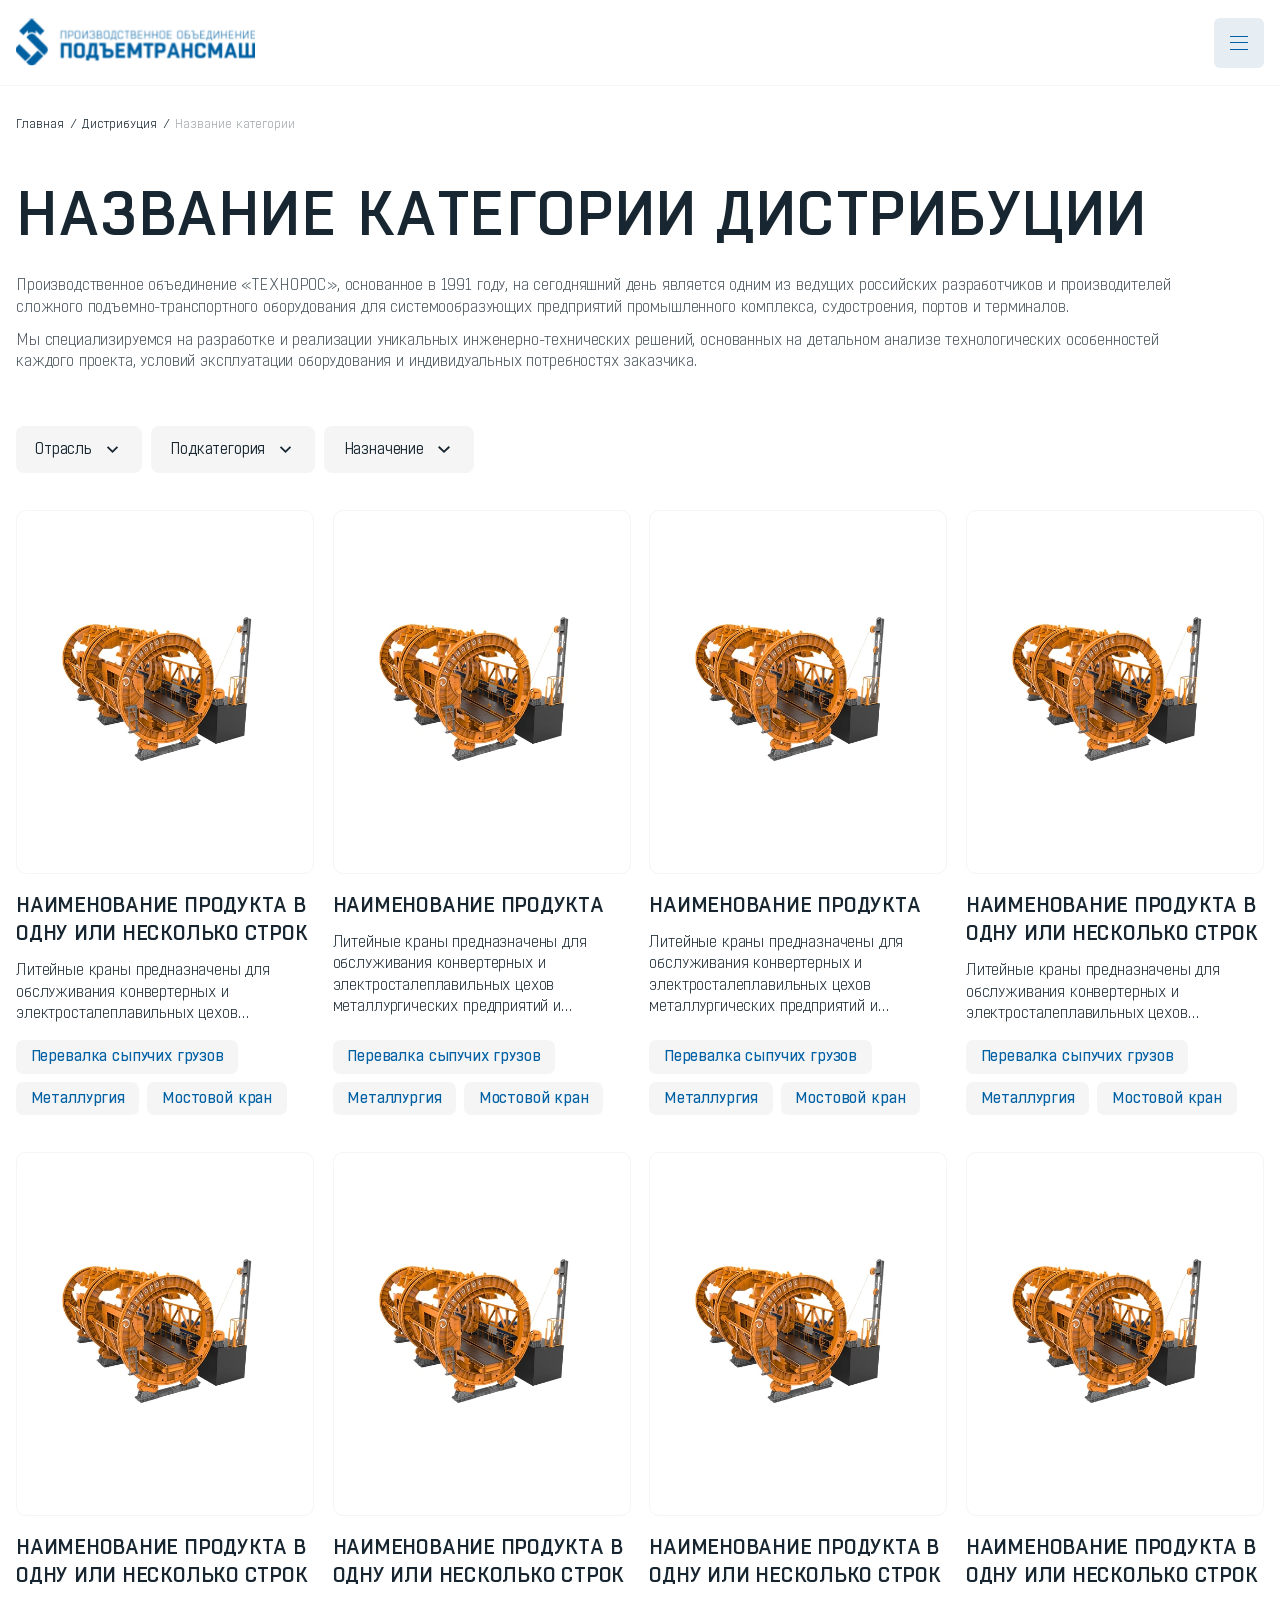
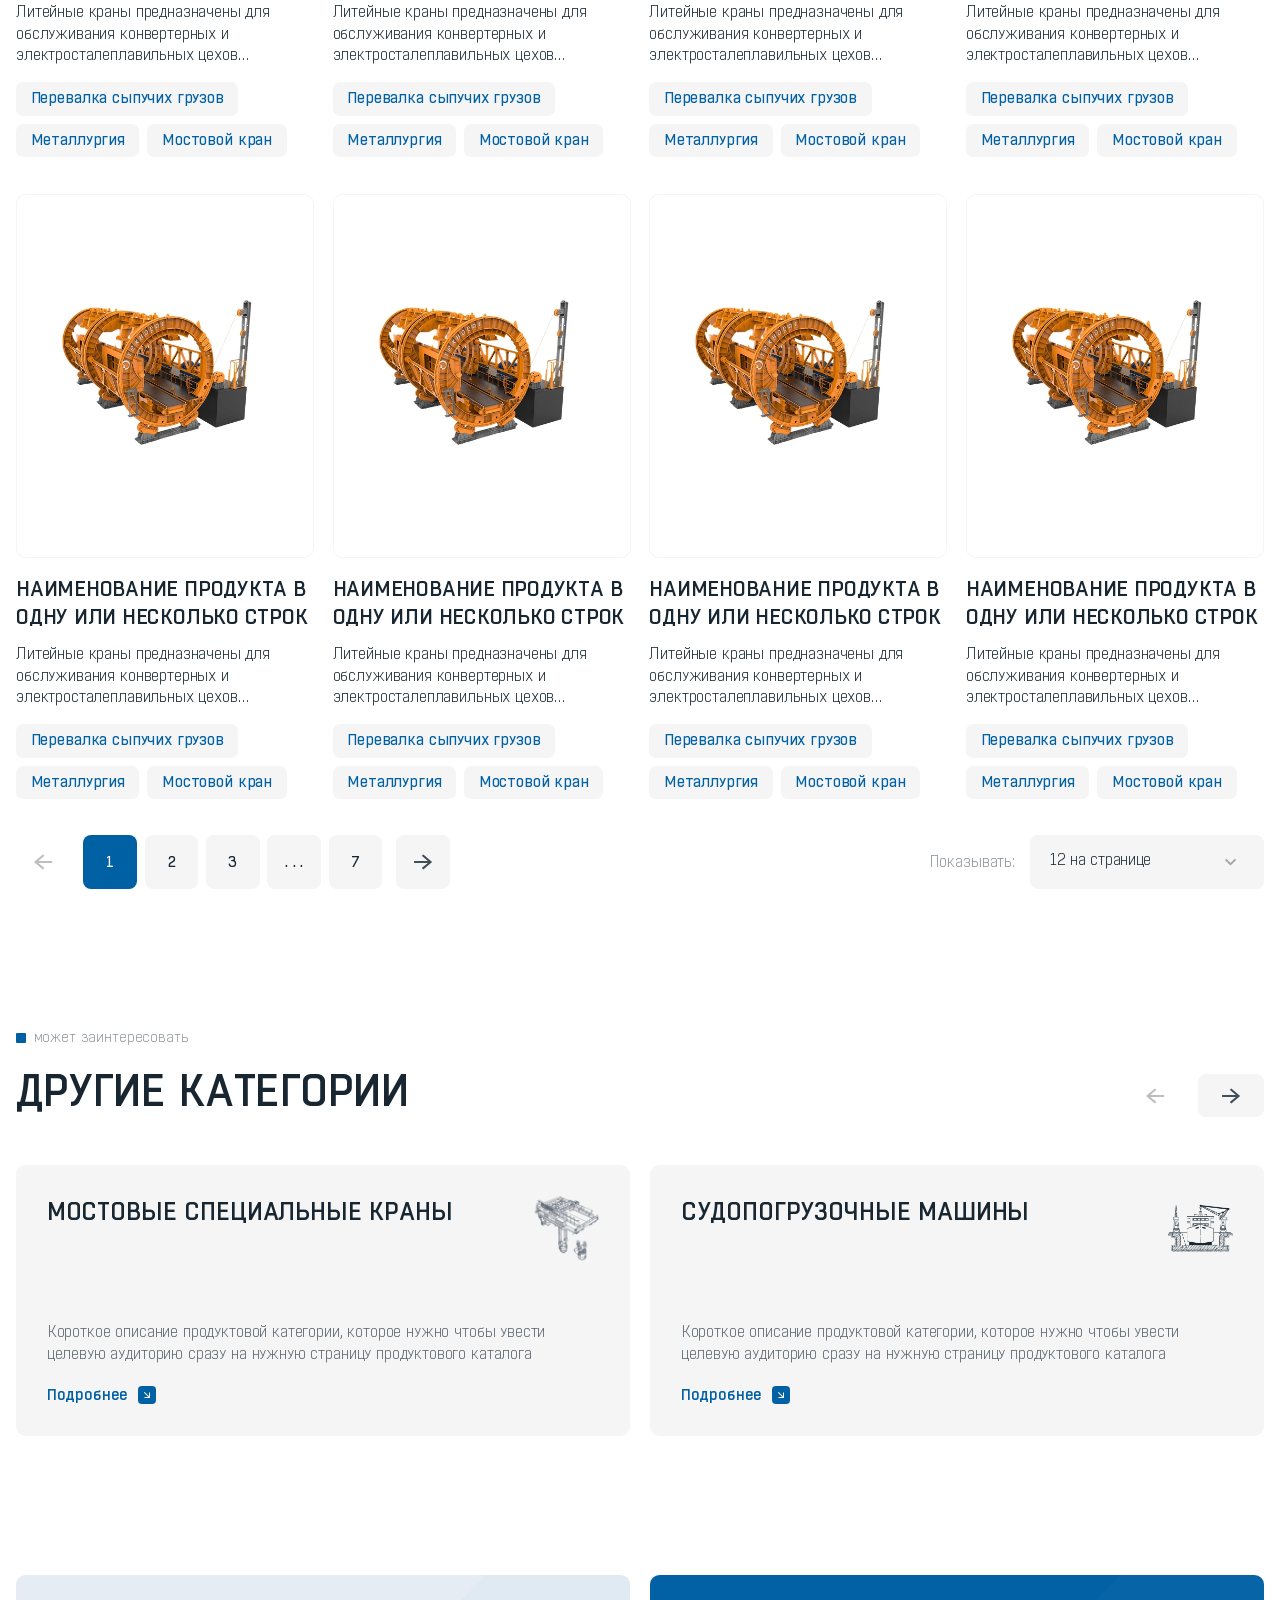
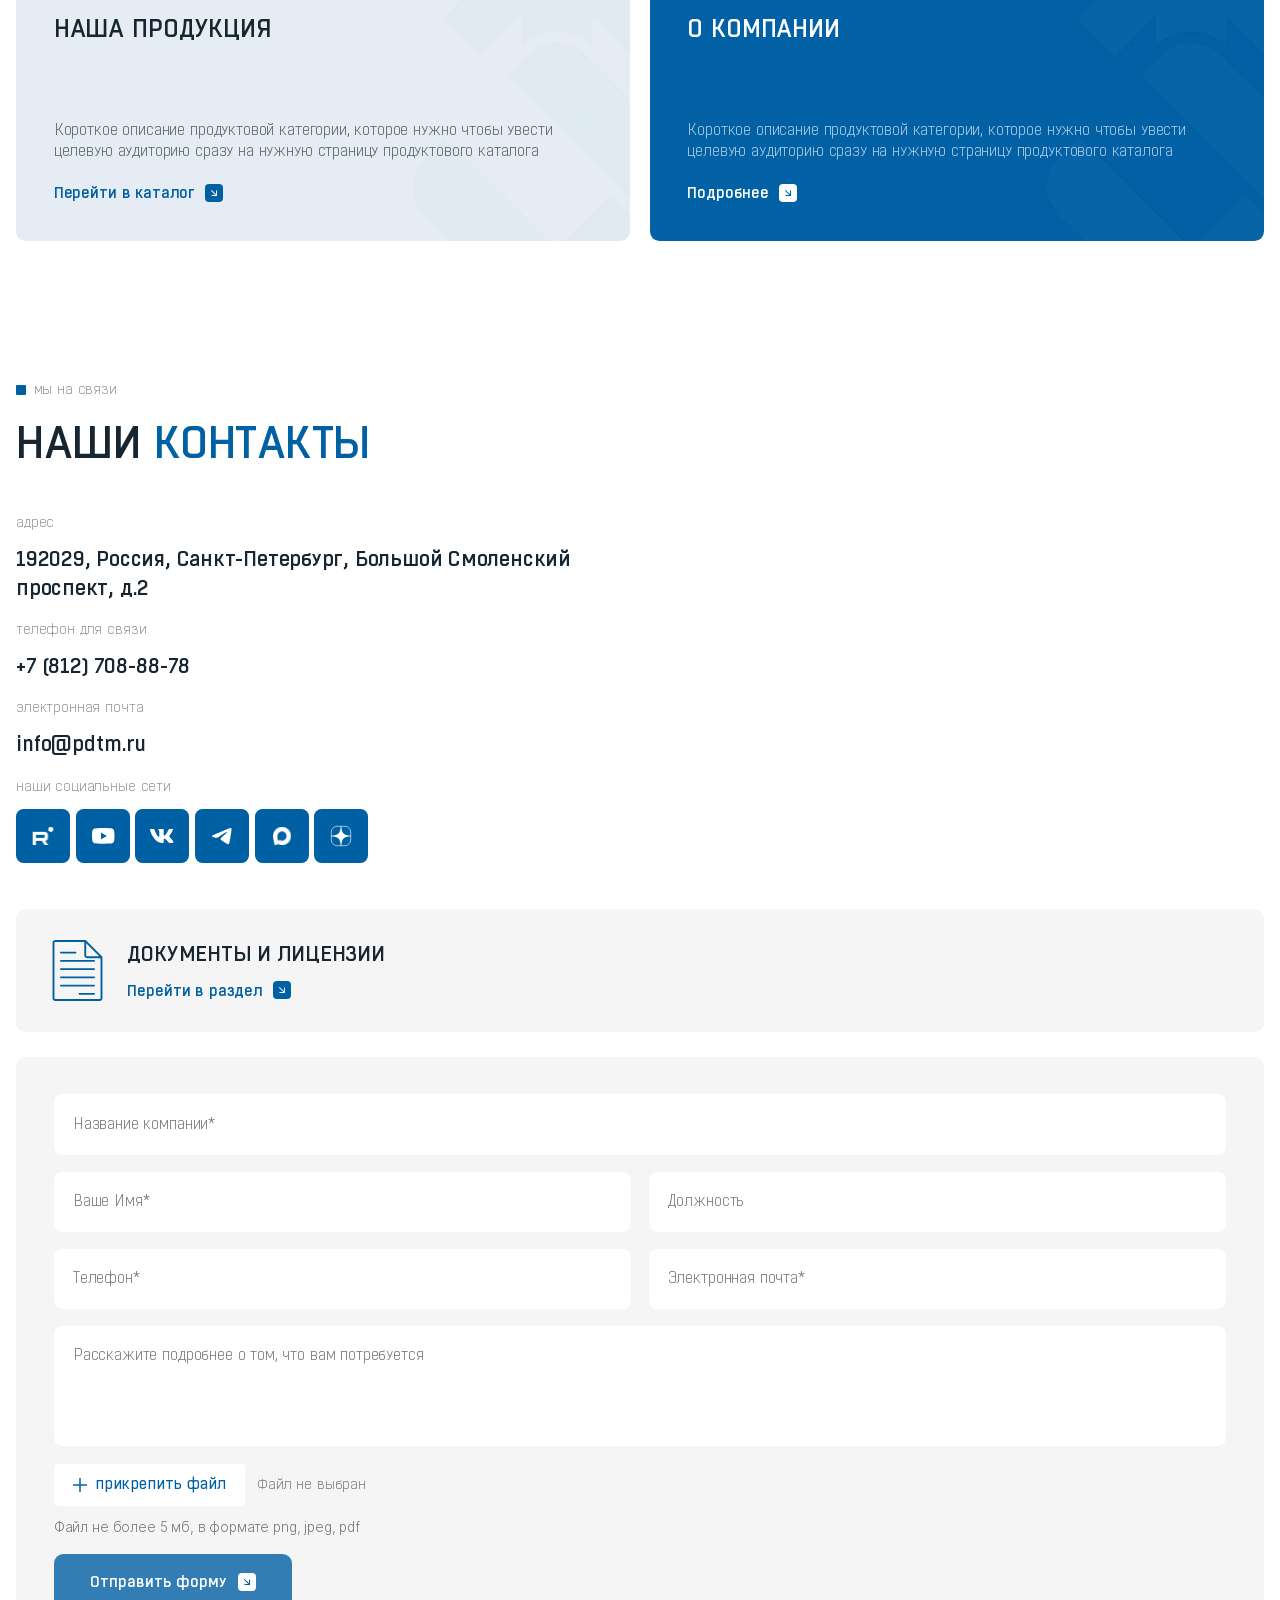
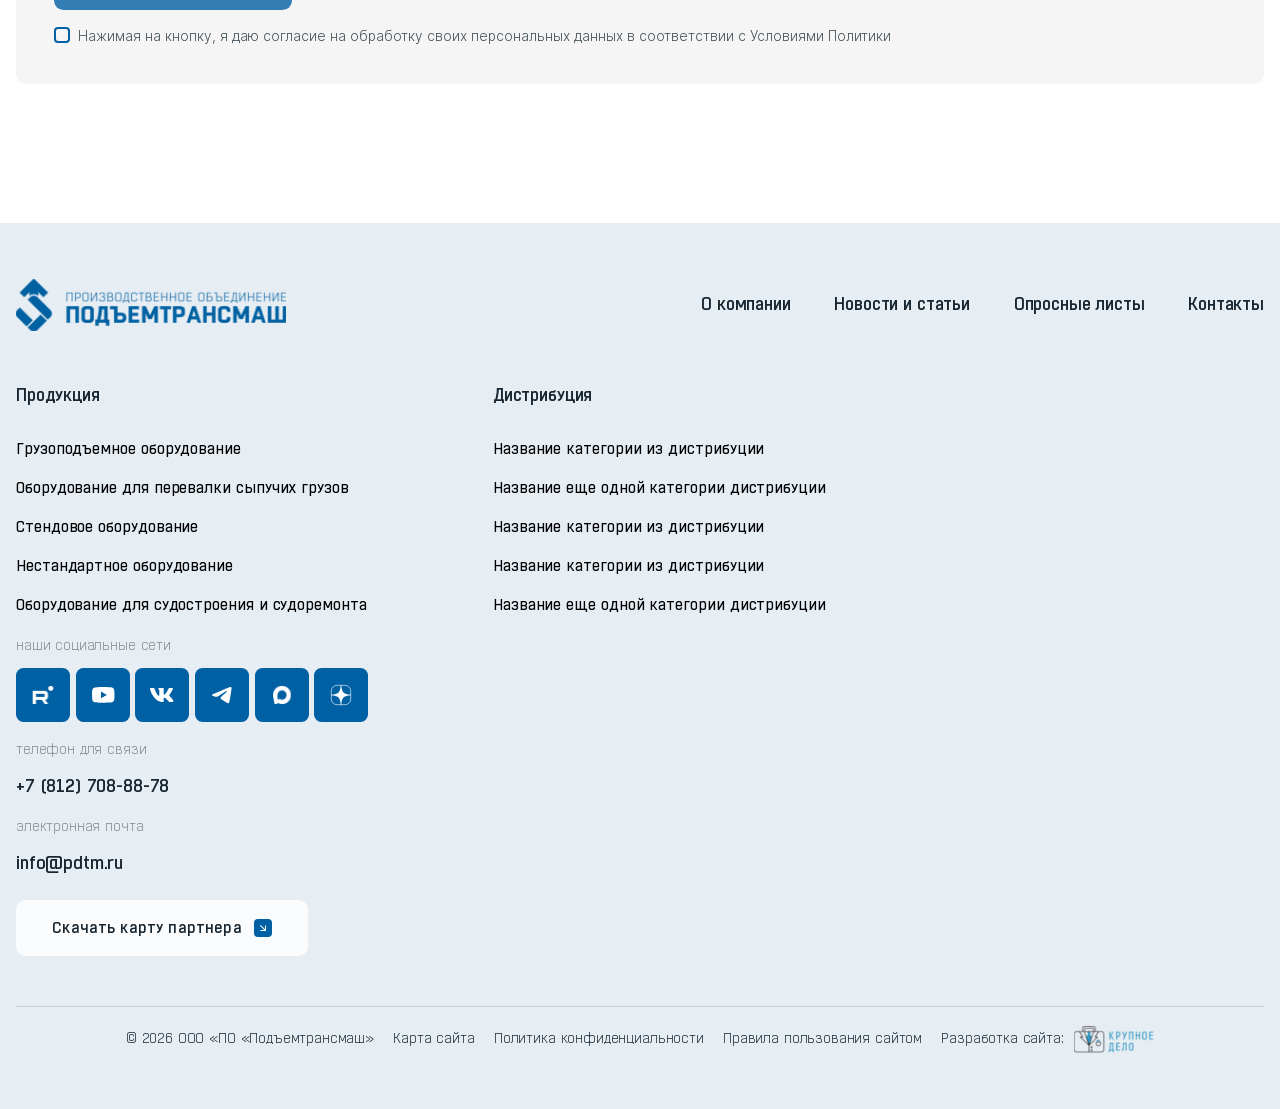
<file: category-distribution.html>
<!DOCTYPE html>
<html lang="ru">
    <head>
        <meta charset="UTF-8" />
        <meta name="viewport" content="width=device-width, initial-scale=1.0" />
        <title>Название категории дистрибуции</title>
        <link rel="stylesheet" href="./css/fonts.css" />
        <link rel="stylesheet" href="./css/reset.css" />
        <link rel="stylesheet" href="./css/variables.css" />
        <link rel="stylesheet" href="./css/choices.min.css" />
        <link rel="stylesheet" href="./css/swiper-bundle.css" />
        <link rel="stylesheet" href="./css/glightbox.min.css" />
        <link rel="stylesheet" href="./css/simplebar.min.css" />
        <link rel="stylesheet" href="./css/template_styles.css" />
        <link rel="stylesheet" href="./css/styles.css" />
    </head>
    <body>
        <header class="header">
            <div class="container">
                <div class="header-main">
                    <a href="index.html" class="header-logo">
                        <img src="./images/logo.svg" alt="Логотип" width="246" height="48" />
                    </a>
                    <nav class="header-nav">
                        <ul>
                            <li>
                                <a href="products.html">Продукция</a>
                                <ul>
                                    <li><a href="category-product.html">Мостовые специальные краны</a></li>
                                    <li><a href="category-product.html">Козловые специальные краны</a></li>
                                    <li><a href="category-product.html">Судопогрузочные машины</a></li>
                                    <li><a href="category-product.html">Портальные краны</a></li>
                                    <li><a href="category-product.html">Вагоноопрокидыватели</a></li>
                                    <li><a href="category-product.html">Нестандартное оборудование</a></li>
                                    <li><a href="category-product.html">Реклаймеры</a></li>
                                    <li><a href="category-product.html">Модернизация и реконструкция ПТО</a></li>
                                </ul>
                            </li>
                            <li>
                                <a href="distribution.html">Дистрибуция</a>
                                <ul>
                                    <li><a href="category-distribution.html">Мостовые специальные краны</a></li>
                                    <li><a href="category-distribution.html">Козловые специальные краны</a></li>
                                    <li><a href="category-distribution.html">Оборудование для судостроения и судоремонта</a></li>
                                    <li><a href="category-distribution.html">Портальные краны</a></li>
                                </ul>
                            </li>
                            <li><a href="about.html">О компании</a></li>
                            <li><a href="news.html">Новости и статьи</a></li>
                            <li><a href="questionnaires.html">Опросные листы</a></li>
                            <li><a href="contacts.html">Контакты</a></li>
                        </ul>
                    </nav>
                    <div class="header-additional">
                        <div class="header-contacts">
                            <button type="button" class="header-contacts__open-btn" aria-label="Открыть контакты">Связаться с нами</button>
                            <ul class="header-contacts__list">
                                <li><a href="tel:+7 (812) 708-08-78">+7 (812) 708-08-78</a></li>
                                <li><a href="mailto:info@pdtm.ru">info@pdtm.ru</a></li>
                            </ul>
                        </div>
                        <div class="header-lang custom-select">
                            <select data-select>
                                <option value="ru" data-url="#!" selected>RU</option>
                                <option value="en" data-url="#!">EN</option>
                                <option value="de" data-url="#!">DE</option>
                            </select>
                        </div>
                    </div>
                    <button type="button" class="header-burger">
                        <span></span>
                        <span></span>
                        <span></span>
                    </button>
                </div>
                <div class="header-mobile" hidden aria-label="Мобильное меню">
                    <div class="header-mobile__wrapper">
                        <nav class="header-mobile__menu hidden-scroll">
                            <ul>
                                <li>
                                    <a href="products.html">Продукция</a>
                                    <button type="button" class="header-mobile__open-btn" aria-label="Открыть подменю каталога">
                                        <span class="visually-hidden">Открыть подменю</span>
                                    </button>
                                    <ul>
                                        <li><a href="category-product.html">Мостовые специальные краны</a></li>
                                        <li><a href="category-product.html">Козловые специальные краны</a></li>
                                        <li><a href="category-product.html">Судопогрузочные машины</a></li>
                                        <li><a href="category-product.html">Портальные краны</a></li>
                                        <li><a href="category-product.html">Вагоноопрокидыватели</a></li>
                                        <li><a href="category-product.html">Нестандартное оборудование</a></li>
                                        <li><a href="category-product.html">Реклаймеры</a></li>
                                        <li><a href="category-product.html">Модернизация и реконструкция ПТО</a></li>
                                        <li><a href="products.html">Вся продукция</a></li>
                                    </ul>
                                </li>
                                <li>
                                    <a href="distribution.html">Дистрибуция</a>
                                    <button type="button" class="header-mobile__open-btn" aria-label="Открыть подменю каталога">
                                        <span class="visually-hidden">Открыть подменю</span>
                                    </button>
                                    <ul>
                                        <li><a href="category-distribution.html">Мостовые специальные краны</a></li>
                                        <li><a href="category-distribution.html">Козловые специальные краны</a></li>
                                        <li><a href="category-distribution.html">Оборудование для судостроения и судоремонта</a></li>
                                        <li><a href="category-distribution.html">Портальные краны</a></li>
                                    </ul>
                                </li>
                                <li><a href="about.html">О компании</a></li>
                                <li><a href="news.html">Новости и статьи</a></li>
                                <li><a href="questionnaires.html">Опросные листы</a></li>
                                <li><a href="contacts.html">Контакты</a></li>
                            </ul>
                        </nav>
                        <div class="header-mobile__bottom">
                            <a href="" download class="base-button blue-button header-mobile__download"><span>Скачать карту партнера</span><i></i></a>
                            <div class="header-lang mobile-lang custom-select">
                                <select data-select>
                                    <option value="ru" data-url="#!" selected>RU</option>
                                    <option value="en" data-url="#!">EN</option>
                                    <option value="de" data-url="#!">DE</option>
                                </select>
                            </div>
                        </div>
                    </div>
                </div>
            </div>
        </header>
        <main class="main">
            <!-- Хлебные крошки  -->
            <section class="breadcrumbs">
                <div class="container">
                    <nav class="breadcrumbs-nav" aria-label="Хлебные крошки">
                        <ul class="breadcrumbs-list">
                            <li><a href="./index.html">Главная</a></li>
                            <li><a href="./distribution.html">Дистрибуция</a></li>
                            <li><span>Название категории</span></li>
                        </ul>
                    </nav>
                    <button type="button" class="breadcrumbs-back" onclick="history.back()">Назад</button>
                </div>
            </section>

            <!-- МОСТОВЫЕ СПЕЦИАЛЬНЫЕ КРАНЫ -->
            <section class="section">
                <div class="container">
                    <div class="content-large content-page">
                        <h1 class="title-1">Название категории дистрибуции</h1>
                        <div class="content">
                            <p>Производственное объединение «ТЕХНОРОС», основанное в 1991 году, на сегодняшний день является одним из ведущих российских разработчиков и производителей сложного подъемно-транспортного оборудования для системообразующих предприятий промышленного комплекса, судостроения, портов и терминалов.</p>
                            <p>Мы специализируемся на разработке и реализации уникальных инженерно-технических решений, основанных на детальном анализе технологических особенностей каждого проекта, условий эксплуатации оборудования и индивидуальных потребностях заказчика.</p>
                        </div>
                    </div>

                    <form class="options">
                        <div class="options-list swiper slider slider-auto slider-visible">
                            <div class="swiper-wrapper">
                                <div class="swiper-slide">
                                    <div class="option">
                                        <div class="option-select">
                                            <span>Отрасль</span>
                                        </div>
                                        <div class="option-dropdown">
                                            <ul class="option-dropdown__body">
                                                <li>
                                                    <input id="industry-1" name="industry[]" type="checkbox" value="Наименование строки 1" />
                                                    <label for="industry-1">Наименование строки 1</label>
                                                </li>
                                                <li>
                                                    <input id="industry-2" name="industry[]" type="checkbox" value="Наименование строки 2" />
                                                    <label for="industry-2">Наименование строки 2</label>
                                                </li>
                                                <li>
                                                    <input id="industry-3" name="industry[]" type="checkbox" value="Наименование строки 3" />
                                                    <label for="industry-3">Наименование строки 3</label>
                                                </li>
                                                <li>
                                                    <input id="industry-4" name="industry[]" type="checkbox" value="Наименование строки 4" />
                                                    <label for="industry-4">Наименование строки 4</label>
                                                </li>
                                                <li>
                                                    <input id="industry-5" name="industry[]" type="checkbox" value="Наименование строки 5" />
                                                    <label for="industry-5">Наименование строки 5</label>
                                                </li>
                                                <li>
                                                    <input id="industry-6" name="industry[]" type="checkbox" value="Наименование строки 6" />
                                                    <label for="industry-6">Наименование строки 6</label>
                                                </li>
                                                <li>
                                                    <input id="industry-7" name="industry[]" type="checkbox" value="Наименование строки 7" />
                                                    <label for="industry-7">Наименование строки 7</label>
                                                </li>
                                                <li>
                                                    <input id="industry-8" name="industry[]" type="checkbox" value="Наименование строки 8" />
                                                    <label for="industry-8">Наименование строки 8</label>
                                                </li>
                                                <li>
                                                    <input id="industry-9" name="industry[]" type="checkbox" value="Наименование строки 9" />
                                                    <label for="industry-9">Наименование строки 9</label>
                                                </li>
                                                <li>
                                                    <input id="industry-10" name="industry[]" type="checkbox" value="Наименование строки 10" />
                                                    <label for="industry-10">Наименование строки 10</label>
                                                </li>
                                                <li>
                                                    <input id="industry-11" name="industry[]" type="checkbox" value="Наименование строки 11" />
                                                    <label for="industry-11">Наименование строки 11</label>
                                                </li>
                                                <li>
                                                    <input id="industry-12" name="industry[]" type="checkbox" value="Наименование строки 12" />
                                                    <label for="industry-12">Наименование строки 12</label>
                                                </li>
                                            </ul>
                                            <div class="option-dropdown__footer">
                                                <button type="submit" class="base-button blue-button option-dropdown__button"><span>Применить</span></button>
                                            </div>
                                        </div>
                                    </div>
                                </div>
                                <div class="swiper-slide">
                                    <div class="option">
                                        <div class="option-select">
                                            <span>Подкатегория</span>
                                        </div>
                                        <div class="option-dropdown">
                                            <ul class="option-dropdown__body">
                                                <li>
                                                    <input id="subcategory-1" name="subcategory[]" type="checkbox" value="Наименование строки 1" />
                                                    <label for="subcategory-1">Наименование строки 1</label>
                                                </li>
                                                <li>
                                                    <input id="subcategory-2" name="subcategory[]" type="checkbox" value="Наименование строки 2" />
                                                    <label for="subcategory-2">Наименование строки 2</label>
                                                </li>
                                                <li>
                                                    <input id="subcategory-3" name="subcategory[]" type="checkbox" value="Наименование строки 3" />
                                                    <label for="subcategory-3">Наименование строки 3</label>
                                                </li>
                                                <li>
                                                    <input id="subcategory-4" name="subcategory[]" type="checkbox" value="Наименование строки 4" />
                                                    <label for="subcategory-4">Наименование строки 4</label>
                                                </li>
                                                <li>
                                                    <input id="subcategory-5" name="subcategory[]" type="checkbox" value="Наименование строки 5" />
                                                    <label for="subcategory-5">Наименование строки 5</label>
                                                </li>
                                                <li>
                                                    <input id="subcategory-6" name="subcategory[]" type="checkbox" value="Наименование строки 6" />
                                                    <label for="subcategory-6">Наименование строки 6</label>
                                                </li>
                                                <li>
                                                    <input id="subcategory-7" name="subcategory[]" type="checkbox" value="Наименование строки 7" />
                                                    <label for="subcategory-7">Наименование строки 7</label>
                                                </li>
                                                <li>
                                                    <input id="subcategory-8" name="subcategory[]" type="checkbox" value="Наименование строки 8" />
                                                    <label for="subcategory-8">Наименование строки 8</label>
                                                </li>
                                                <li>
                                                    <input id="subcategory-9" name="subcategory[]" type="checkbox" value="Наименование строки 9" />
                                                    <label for="subcategory-9">Наименование строки 9</label>
                                                </li>
                                                <li>
                                                    <input id="subcategory-10" name="subcategory[]" type="checkbox" value="Наименование строки 10" />
                                                    <label for="subcategory-10">Наименование строки 10</label>
                                                </li>
                                                <li>
                                                    <input id="subcategory-11" name="subcategory[]" type="checkbox" value="Наименование строки 11" />
                                                    <label for="subcategory-11">Наименование строки 11</label>
                                                </li>
                                                <li>
                                                    <input id="subcategory-12" name="subcategory[]" type="checkbox" value="Наименование строки 12" />
                                                    <label for="subcategory-12">Наименование строки 12</label>
                                                </li>
                                            </ul>
                                            <div class="option-dropdown__footer">
                                                <button type="submit" class="base-button blue-button option-dropdown__button"><span>Применить</span></button>
                                            </div>
                                        </div>
                                    </div>
                                </div>
                                <div class="swiper-slide">
                                    <div class="option">
                                        <div class="option-select">
                                            <span>Назначение</span>
                                        </div>
                                        <div class="option-dropdown">
                                            <ul class="option-dropdown__body">
                                                <li>
                                                    <input id="purpose-1" name="purpose[]" type="checkbox" value="Наименование строки 1" />
                                                    <label for="purpose-1">Наименование строки 1</label>
                                                </li>
                                                <li>
                                                    <input id="purpose-2" name="purpose[]" type="checkbox" value="Наименование строки 2" />
                                                    <label for="purpose-2">Наименование строки 2</label>
                                                </li>
                                                <li>
                                                    <input id="purpose-3" name="purpose[]" type="checkbox" value="Наименование строки 3" />
                                                    <label for="purpose-3">Наименование строки 3</label>
                                                </li>
                                                <li>
                                                    <input id="purpose-4" name="purpose[]" type="checkbox" value="Наименование строки 4" />
                                                    <label for="purpose-4">Наименование строки 4</label>
                                                </li>
                                                <li>
                                                    <input id="purpose-5" name="purpose[]" type="checkbox" value="Наименование строки 5" />
                                                    <label for="purpose-5">Наименование строки 5</label>
                                                </li>
                                                <li>
                                                    <input id="purpose-6" name="purpose[]" type="checkbox" value="Наименование строки 6" />
                                                    <label for="purpose-6">Наименование строки 6</label>
                                                </li>
                                                <li>
                                                    <input id="purpose-7" name="purpose[]" type="checkbox" value="Наименование строки 7" />
                                                    <label for="purpose-7">Наименование строки 7</label>
                                                </li>
                                                <li>
                                                    <input id="purpose-8" name="purpose[]" type="checkbox" value="Наименование строки 8" />
                                                    <label for="purpose-8">Наименование строки 8</label>
                                                </li>
                                                <li>
                                                    <input id="purpose-9" name="purpose[]" type="checkbox" value="Наименование строки 9" />
                                                    <label for="purpose-9">Наименование строки 9</label>
                                                </li>
                                                <li>
                                                    <input id="purpose-10" name="purpose[]" type="checkbox" value="Наименование строки 10" />
                                                    <label for="purpose-10">Наименование строки 10</label>
                                                </li>
                                                <li>
                                                    <input id="purpose-11" name="purpose[]" type="checkbox" value="Наименование строки 11" />
                                                    <label for="purpose-11">Наименование строки 11</label>
                                                </li>
                                                <li>
                                                    <input id="purpose-12" name="purpose[]" type="checkbox" value="Наименование строки 12" />
                                                    <label for="purpose-12">Наименование строки 12</label>
                                                </li>
                                            </ul>
                                            <div class="option-dropdown__footer">
                                                <button type="submit" class="base-button blue-button option-dropdown__button"><span>Применить</span></button>
                                            </div>
                                        </div>
                                    </div>
                                </div>
                            </div>
                        </div>
                        <div class="select-list"></div>
                    </form>
                    <div class="products">
                        <article class="product">
                            <a href="product-item.html" class="product-link">
                                <div class="product-link__image">
                                    <img src="./images/product-item-1.webp" alt="Наименование продукта в одну или несколько строк" width="375" height="375" />
                                </div>
                                <p class="hover-plask blue-hover-plask"><span>Узнать подробнее</span><i></i></p>
                            </a>
                            <div class="product-content">
                                <a href="product-item.html" class="product-title"><h2 class="title-4">Наименование продукта в одну или несколько строк</h2></a>
                                <p>Литейные краны предназначены для обслуживания конвертерных и электросталеплавильных цехов металлургических предприятий и рассчитаны на тяжёлый и весьма тяжёлый режим работы, который включает высокие, связанные с технологией производства, статические, динамические и ударные нагрузки.</p>
                            </div>
                            <ul class="tags">
                                <li><p>Перевалка сыпучих грузов</p></li>
                                <li><p>Металлургия</p></li>
                                <li><p>Мостовой кран</p></li>
                            </ul>
                        </article>
                        <article class="product">
                            <a href="product-item.html" class="product-link">
                                <div class="product-link__image">
                                    <img src="./images/product-item-1.webp" alt="Наименование продукта в одну или несколько строк" width="375" height="375" />
                                </div>
                                <p class="hover-plask blue-hover-plask"><span>Узнать подробнее</span><i></i></p>
                            </a>
                            <div class="product-content">
                                <a href="product-item.html" class="product-title"><h2 class="title-4">Наименование продукта</h2></a>
                                <p>Литейные краны предназначены для обслуживания конвертерных и электросталеплавильных цехов металлургических предприятий и рассчитаны на тяжёлый и весьма тяжёлый режим работы, который включает высокие, связанные с технологией производства, статические, динамические и ударные нагрузки.</p>
                            </div>
                            <ul class="tags">
                                <li><p>Перевалка сыпучих грузов</p></li>
                                <li><p>Металлургия</p></li>
                                <li><p>Мостовой кран</p></li>
                            </ul>
                        </article>
                        <article class="product">
                            <a href="product-item.html" class="product-link">
                                <div class="product-link__image">
                                    <img src="./images/product-item-1.webp" alt="Наименование продукта" width="375" height="375" />
                                </div>
                                <p class="hover-plask blue-hover-plask"><span>Узнать подробнее</span><i></i></p>
                            </a>
                            <div class="product-content">
                                <a href="product-item.html" class="product-title"><h2 class="title-4">Наименование продукта</h2></a>
                                <p>Литейные краны предназначены для обслуживания конвертерных и электросталеплавильных цехов металлургических предприятий и рассчитаны на тяжёлый и весьма тяжёлый режим работы, который включает высокие, связанные с технологией производства, статические, динамические и ударные нагрузки.</p>
                            </div>
                            <ul class="tags">
                                <li><p>Перевалка сыпучих грузов</p></li>
                                <li><p>Металлургия</p></li>
                                <li><p>Мостовой кран</p></li>
                            </ul>
                        </article>
                        <article class="product">
                            <a href="product-item.html" class="product-link">
                                <div class="product-link__image">
                                    <img src="./images/product-item-1.webp" alt="Наименование продукта в одну или несколько строк" width="375" height="375" />
                                </div>
                                <p class="hover-plask blue-hover-plask"><span>Узнать подробнее</span><i></i></p>
                            </a>
                            <div class="product-content">
                                <a href="product-item.html" class="product-title"><h2 class="title-4">Наименование продукта в одну или несколько строк</h2></a>
                                <p>Литейные краны предназначены для обслуживания конвертерных и электросталеплавильных цехов металлургических предприятий и рассчитаны на тяжёлый и весьма тяжёлый режим работы, который включает высокие, связанные с технологией производства, статические, динамические и ударные нагрузки.</p>
                            </div>
                            <ul class="tags">
                                <li><p>Перевалка сыпучих грузов</p></li>
                                <li><p>Металлургия</p></li>
                                <li><p>Мостовой кран</p></li>
                            </ul>
                        </article>
                        <article class="product">
                            <a href="product-item.html" class="product-link">
                                <div class="product-link__image">
                                    <img src="./images/product-item-1.webp" alt="Наименование продукта в одну или несколько строк" width="375" height="375" />
                                </div>
                                <p class="hover-plask blue-hover-plask"><span>Узнать подробнее</span><i></i></p>
                            </a>
                            <div class="product-content">
                                <a href="product-item.html" class="product-title"><h2 class="title-4">Наименование продукта в одну или несколько строк</h2></a>
                                <p>Литейные краны предназначены для обслуживания конвертерных и электросталеплавильных цехов металлургических предприятий и рассчитаны на тяжёлый и весьма тяжёлый режим работы, который включает высокие, связанные с технологией производства, статические, динамические и ударные нагрузки.</p>
                            </div>
                            <ul class="tags">
                                <li><p>Перевалка сыпучих грузов</p></li>
                                <li><p>Металлургия</p></li>
                                <li><p>Мостовой кран</p></li>
                            </ul>
                        </article>
                        <article class="product">
                            <a href="product-item.html" class="product-link">
                                <div class="product-link__image">
                                    <img src="./images/product-item-1.webp" alt="Наименование продукта в одну или несколько строк" width="375" height="375" />
                                </div>
                                <p class="hover-plask blue-hover-plask"><span>Узнать подробнее</span><i></i></p>
                            </a>
                            <div class="product-content">
                                <a href="product-item.html" class="product-title"><h2 class="title-4">Наименование продукта в одну или несколько строк</h2></a>
                                <p>Литейные краны предназначены для обслуживания конвертерных и электросталеплавильных цехов металлургических предприятий и рассчитаны на тяжёлый и весьма тяжёлый режим работы, который включает высокие, связанные с технологией производства, статические, динамические и ударные нагрузки.</p>
                            </div>
                            <ul class="tags">
                                <li><p>Перевалка сыпучих грузов</p></li>
                                <li><p>Металлургия</p></li>
                                <li><p>Мостовой кран</p></li>
                            </ul>
                        </article>
                        <article class="product">
                            <a href="product-item.html" class="product-link">
                                <div class="product-link__image">
                                    <img src="./images/product-item-1.webp" alt="Наименование продукта в одну или несколько строк" width="375" height="375" />
                                </div>
                                <p class="hover-plask blue-hover-plask"><span>Узнать подробнее</span><i></i></p>
                            </a>
                            <div class="product-content">
                                <a href="product-item.html" class="product-title"><h2 class="title-4">Наименование продукта в одну или несколько строк</h2></a>
                                <p>Литейные краны предназначены для обслуживания конвертерных и электросталеплавильных цехов металлургических предприятий и рассчитаны на тяжёлый и весьма тяжёлый режим работы, который включает высокие, связанные с технологией производства, статические, динамические и ударные нагрузки.</p>
                            </div>
                            <ul class="tags">
                                <li><p>Перевалка сыпучих грузов</p></li>
                                <li><p>Металлургия</p></li>
                                <li><p>Мостовой кран</p></li>
                            </ul>
                        </article>
                        <article class="product">
                            <a href="product-item.html" class="product-link">
                                <div class="product-link__image">
                                    <img src="./images/product-item-1.webp" alt="Наименование продукта в одну или несколько строк" width="375" height="375" />
                                </div>
                                <p class="hover-plask blue-hover-plask"><span>Узнать подробнее</span><i></i></p>
                            </a>
                            <div class="product-content">
                                <a href="product-item.html" class="product-title"><h2 class="title-4">Наименование продукта в одну или несколько строк</h2></a>
                                <p>Литейные краны предназначены для обслуживания конвертерных и электросталеплавильных цехов металлургических предприятий и рассчитаны на тяжёлый и весьма тяжёлый режим работы, который включает высокие, связанные с технологией производства, статические, динамические и ударные нагрузки.</p>
                            </div>
                            <ul class="tags">
                                <li><p>Перевалка сыпучих грузов</p></li>
                                <li><p>Металлургия</p></li>
                                <li><p>Мостовой кран</p></li>
                            </ul>
                        </article>
                        <article class="product">
                            <a href="product-item.html" class="product-link">
                                <div class="product-link__image">
                                    <img src="./images/product-item-1.webp" alt="Наименование продукта в одну или несколько строк" width="375" height="375" />
                                </div>
                                <p class="hover-plask blue-hover-plask"><span>Узнать подробнее</span><i></i></p>
                            </a>
                            <div class="product-content">
                                <a href="product-item.html" class="product-title"><h2 class="title-4">Наименование продукта в одну или несколько строк</h2></a>
                                <p>Литейные краны предназначены для обслуживания конвертерных и электросталеплавильных цехов металлургических предприятий и рассчитаны на тяжёлый и весьма тяжёлый режим работы, который включает высокие, связанные с технологией производства, статические, динамические и ударные нагрузки.</p>
                            </div>
                            <ul class="tags">
                                <li><p>Перевалка сыпучих грузов</p></li>
                                <li><p>Металлургия</p></li>
                                <li><p>Мостовой кран</p></li>
                            </ul>
                        </article>
                        <article class="product">
                            <a href="product-item.html" class="product-link">
                                <div class="product-link__image">
                                    <img src="./images/product-item-1.webp" alt="Наименование продукта в одну или несколько строк" width="375" height="375" />
                                </div>
                                <p class="hover-plask blue-hover-plask"><span>Узнать подробнее</span><i></i></p>
                            </a>
                            <div class="product-content">
                                <a href="product-item.html" class="product-title"><h2 class="title-4">Наименование продукта в одну или несколько строк</h2></a>
                                <p>Литейные краны предназначены для обслуживания конвертерных и электросталеплавильных цехов металлургических предприятий и рассчитаны на тяжёлый и весьма тяжёлый режим работы, который включает высокие, связанные с технологией производства, статические, динамические и ударные нагрузки.</p>
                            </div>
                            <ul class="tags">
                                <li><p>Перевалка сыпучих грузов</p></li>
                                <li><p>Металлургия</p></li>
                                <li><p>Мостовой кран</p></li>
                            </ul>
                        </article>
                        <article class="product">
                            <a href="product-item.html" class="product-link">
                                <div class="product-link__image">
                                    <img src="./images/product-item-1.webp" alt="Наименование продукта в одну или несколько строк" width="375" height="375" />
                                </div>
                                <p class="hover-plask blue-hover-plask"><span>Узнать подробнее</span><i></i></p>
                            </a>
                            <div class="product-content">
                                <a href="product-item.html" class="product-title"><h2 class="title-4">Наименование продукта в одну или несколько строк</h2></a>
                                <p>Литейные краны предназначены для обслуживания конвертерных и электросталеплавильных цехов металлургических предприятий и рассчитаны на тяжёлый и весьма тяжёлый режим работы, который включает высокие, связанные с технологией производства, статические, динамические и ударные нагрузки.</p>
                            </div>
                            <ul class="tags">
                                <li><p>Перевалка сыпучих грузов</p></li>
                                <li><p>Металлургия</p></li>
                                <li><p>Мостовой кран</p></li>
                            </ul>
                        </article>
                        <article class="product">
                            <a href="product-item.html" class="product-link">
                                <div class="product-link__image">
                                    <img src="./images/product-item-1.webp" alt="Наименование продукта в одну или несколько строк" width="375" height="375" />
                                </div>
                                <p class="hover-plask blue-hover-plask"><span>Узнать подробнее</span><i></i></p>
                            </a>
                            <div class="product-content">
                                <a href="product-item.html" class="product-title"><h2 class="title-4">Наименование продукта в одну или несколько строк</h2></a>
                                <p>Литейные краны предназначены для обслуживания конвертерных и электросталеплавильных цехов металлургических предприятий и рассчитаны на тяжёлый и весьма тяжёлый режим работы, который включает высокие, связанные с технологией производства, статические, динамические и ударные нагрузки.</p>
                            </div>
                            <ul class="tags">
                                <li><p>Перевалка сыпучих грузов</p></li>
                                <li><p>Металлургия</p></li>
                                <li><p>Мостовой кран</p></li>
                            </ul>
                        </article>
                    </div>
                    <div class="row">
                        <nav class="pagination" aria-label="Навигация по страницам">
                            <ul class="pagination-list">
                                <li>
                                    <a href="/page/1" class="pagination-link pagination-link--prev" disabled="" aria-label="Предыдущая страница">
                                        <span class="visually-hidden">Предыдущая страница</span>
                                    </a>
                                </li>
                                <li>
                                    <a href="/page/1" class="pagination-link" aria-current="page">1</a>
                                </li>
                                <li>
                                    <a href="/page/2" class="pagination-link">2</a>
                                </li>
                                <li>
                                    <a href="/page/3" class="pagination-link">3</a>
                                </li>
                                <li aria-hidden="true">
                                    <span class="pagination-ellipsis">. . .</span>
                                </li>
                                <li>
                                    <a href="/page/7" class="pagination-link">7</a>
                                </li>
                                <li>
                                    <a href="/page/2" class="pagination-link pagination-link--next" aria-label="Следующая страница">
                                        <span class="visually-hidden">Следующая страница</span>
                                    </a>
                                </li>
                            </ul>
                        </nav>
                        <div class="show">
                            <p class="show-title">Показывать:</p>
                            <div class="show-select custom-select">
                                <select data-select>
                                    <option value="12" selected>12 на странице</option>
                                    <option value="30">30 на странице</option>
                                    <option value="45">45 на странице</option>
                                </select>
                            </div>
                        </div>
                    </div>
                </div>
            </section>

            <!-- Другие категории -->
            <section class="section">
                <div class="container">
                    <div class="title-container title-column">
                        <p class="subtitle">может заинтересовать</p>
                        <div class="title-row">
                            <h2 class="title-2">Другие категории</h2>
                            <div class="slider-buttons">
                                <button class="slider-button slider-button--prev" aria-label="Предыдущий слайд"></button>
                                <button class="slider-button slider-button--next" aria-label="Следующий слайд"></button>
                            </div>
                        </div>
                    </div>
                    <div class="swiper slider slider-2 blocks-slider">
                        <div class="swiper-wrapper">
                            <div class="swiper-slide">
                                <!-- классы block-bg-1, block-bg-2, block-bg-3 отвечают за цвет фона блока  -->
                                <!-- block-bg-1 - #e6edf3; -->
                                <!-- block-bg-2 - #f5f5f5; -->
                                <!-- block-bg-3 - #0060a4; -->
                                <div class="block block-bg-2 block-slide">
                                    <div class="block-header">
                                        <h3 class="block-header__title title-3">Мостовые специальные краны</h3>
                                        <div class="block-header__icon">
                                            <!-- выводить, если есть темная иконка  -->
                                            <div class="block-header__icon-black">
                                                <img src="./images/block-icon-1-black.svg" alt="Иконка" width="68" height="68" />
                                            </div>
                                            <!-- выводить, если есть светлая иконка  -->
                                            <div class="block-header__icon-white">
                                                <img src="./images/block-icon-1-white.svg" alt="Иконка" width="68" height="68" />
                                            </div>
                                        </div>
                                    </div>
                                    <div class="block-body">
                                        <div class="block-body__text">
                                            <p>Короткое описание продуктовой категории, которое нужно чтобы увести целевую аудиторию сразу на нужную страницу продуктового каталога</p>
                                        </div>
                                        <a href="" class="link block-body__link"><span>Подробнее</span><i></i></a>
                                    </div>
                                </div>
                            </div>
                            <div class="swiper-slide">
                                <!-- классы block-bg-1, block-bg-2, block-bg-3 отвечают за цвет фона блока  -->
                                <!-- block-bg-1 - #e6edf3; -->
                                <!-- block-bg-2 - #f5f5f5; -->
                                <!-- block-bg-3 - #0060a4; -->
                                <div class="block block-bg-2 block-slide">
                                    <div class="block-header">
                                        <h3 class="block-header__title title-3">Судопогрузоч&shy;ные машины</h3>
                                        <div class="block-header__icon">
                                            <!-- выводить, если есть темная иконка  -->
                                            <div class="block-header__icon-black">
                                                <img src="./images/block-icon-3-black.svg" alt="Иконка" width="68" height="68" />
                                            </div>
                                            <!-- выводить, если есть светлая иконка  -->
                                            <div class="block-header__icon-white">
                                                <img src="./images/block-icon-3-white.svg" alt="Иконка" width="68" height="68" />
                                            </div>
                                        </div>
                                    </div>
                                    <div class="block-body">
                                        <div class="block-body__text">
                                            <p>Короткое описание продуктовой категории, которое нужно чтобы увести целевую аудиторию сразу на нужную страницу продуктового каталога</p>
                                        </div>
                                        <a href="" class="link block-body__link"><span>Подробнее</span><i></i></a>
                                    </div>
                                </div>
                            </div>
                            <div class="swiper-slide">
                                <!-- классы block-bg-1, block-bg-2, block-bg-3 отвечают за цвет фона блока  -->
                                <!-- block-bg-1 - #e6edf3; -->
                                <!-- block-bg-2 - #f5f5f5; -->
                                <!-- block-bg-3 - #0060a4; -->
                                <div class="block block-bg-2 block-slide">
                                    <div class="block-header">
                                        <h3 class="block-header__title title-3">Мостовые специальные краны</h3>
                                        <div class="block-header__icon">
                                            <!-- выводить, если есть темная иконка  -->
                                            <div class="block-header__icon-black">
                                                <img src="./images/block-icon-1-black.svg" alt="Иконка" width="68" height="68" />
                                            </div>
                                            <!-- выводить, если есть светлая иконка  -->
                                            <div class="block-header__icon-white">
                                                <img src="./images/block-icon-1-white.svg" alt="Иконка" width="68" height="68" />
                                            </div>
                                        </div>
                                    </div>
                                    <div class="block-body">
                                        <div class="block-body__text">
                                            <p>Короткое описание продуктовой категории, которое нужно чтобы увести целевую аудиторию сразу на нужную страницу продуктового каталога</p>
                                        </div>
                                        <a href="" class="link block-body__link"><span>Подробнее</span><i></i></a>
                                    </div>
                                </div>
                            </div>
                            <div class="swiper-slide">
                                <!-- классы block-bg-1, block-bg-2, block-bg-3 отвечают за цвет фона блока  -->
                                <!-- block-bg-1 - #e6edf3; -->
                                <!-- block-bg-2 - #f5f5f5; -->
                                <!-- block-bg-3 - #0060a4; -->
                                <div class="block block-bg-2 block-slide">
                                    <div class="block-header">
                                        <h3 class="block-header__title title-3">Судопогрузоч&shy;ные машины</h3>
                                        <div class="block-header__icon">
                                            <!-- выводить, если есть темная иконка  -->
                                            <div class="block-header__icon-black">
                                                <img src="./images/block-icon-3-black.svg" alt="Иконка" width="68" height="68" />
                                            </div>
                                            <!-- выводить, если есть светлая иконка  -->
                                            <div class="block-header__icon-white">
                                                <img src="./images/block-icon-3-white.svg" alt="Иконка" width="68" height="68" />
                                            </div>
                                        </div>
                                    </div>
                                    <div class="block-body">
                                        <div class="block-body__text">
                                            <p>Короткое описание продуктовой категории, которое нужно чтобы увести целевую аудиторию сразу на нужную страницу продуктового каталога</p>
                                        </div>
                                        <a href="" class="link block-body__link"><span>Подробнее</span><i></i></a>
                                    </div>
                                </div>
                            </div>
                        </div>
                    </div>
                </div>
            </section>

            <section class="section">
                <div class="container">
                    <div class="blocks blocks-col-2">
                        <div class="block block-bg-1 block-lg" data-lazy-desktop="./images/block-lg-2-desktop.webp" data-lazy-mobile="./images/block-lg-2-mobile.webp">
                            <div class="block-header">
                                <h3 class="block-header__title title-3">Наша продукция</h3>
                            </div>
                            <div class="block-body">
                                <div class="block-body__text">
                                    <p>Короткое описание продуктовой категории, которое нужно чтобы увести целевую аудиторию сразу на нужную страницу продуктового каталога</p>
                                </div>
                                <a href="products.html" class="link block-body__link"><span>Перейти в каталог</span><i></i></a>
                            </div>
                        </div>
                        <div class="block block-bg-3 block-lg" data-lazy-desktop="./images/block-lg-1-desktop.webp" data-lazy-mobile="./images/block-lg-1-mobile.webp">
                            <div class="block-header">
                                <h3 class="block-header__title title-3">О компании</h3>
                            </div>
                            <div class="block-body">
                                <div class="block-body__text">
                                    <p>Короткое описание продуктовой категории, которое нужно чтобы увести целевую аудиторию сразу на нужную страницу продуктового каталога</p>
                                </div>
                                <a href="about.html" class="link block-body__link"><span>Подробнее</span><i></i></a>
                            </div>
                        </div>
                    </div>
                </div>
            </section>

            <!-- Наши контакты -->
            <section class="section" id="contacts">
                <div class="container">
                    <div class="grid-2">
                        <div class="contacts">
                            <div class="title-column contacts-title">
                                <p class="subtitle">мы на связи</p>
                                <h2 class="title-2">Наши <strong>контакты</strong></h2>
                            </div>
                            <ul class="contacts-info">
                                <li>
                                    <p>адрес</p>
                                    <address>192029, Россия, Санкт-Петербург, Большой Смоленский проспект, д.2</address>
                                </li>
                                <li>
                                    <p>телефон для связи</p>
                                    <a href="tel:+7 (812) 708-88-78">+7 (812) 708-88-78</a>
                                </li>
                                <li>
                                    <p>электронная почта</p>
                                    <a href="mailto:info@pdtm.ru">info@pdtm.ru</a>
                                </li>
                                <li>
                                    <p>наши социальные сети</p>
                                    <ul class="contacts-info__socials">
                                        <li>
                                            <a href="https://rutube.ru" target="_blank" rel="noopener noreferrer" aria-label="Перейти на наш канал Rutube">
                                                <img src="./images/rutube.svg" alt="Иконка Rutube" width="24" height="24" loading="lazy" />
                                            </a>
                                        </li>
                                        <li>
                                            <a href="https://youtube.com" target="_blank" rel="noopener noreferrer" aria-label="Перейти на наш канал YouTube">
                                                <img src="./images/youtube.svg" alt="Иконка YouTube" width="24" height="24" loading="lazy" />
                                            </a>
                                        </li>
                                        <li>
                                            <a href="https://vk.ru" target="_blank" rel="noopener noreferrer" aria-label="Перейти на наш канал Vk">
                                                <img src="./images/vk.svg" alt="Иконка Vk" width="24" height="24" loading="lazy" />
                                            </a>
                                        </li>
                                        <li>
                                            <a href="https://telegram.com" target="_blank" rel="noopener noreferrer" aria-label="Перейти на наш канал Telegram">
                                                <img src="./images/telegram.svg" alt="Иконка Telegram" width="24" height="24" loading="lazy" />
                                            </a>
                                        </li>
                                        <li>
                                            <a href="https://max.ru" target="_blank" rel="noopener noreferrer" aria-label="Перейти на наш канал Max">
                                                <img src="./images/max.svg" alt="Иконка Max" width="24" height="24" loading="lazy" />
                                            </a>
                                        </li>
                                        <li>
                                            <a href="https://dzen.ru" target="_blank" rel="noopener noreferrer" aria-label="Перейти на наш канал Dzen">
                                                <img src="./images/dzen.svg" alt="Иконка Dzen" width="24" height="24" loading="lazy" />
                                            </a>
                                        </li>
                                    </ul>
                                </li>
                            </ul>
                            <div class="contacts-document">
                                <div class="contacts-document__icon">
                                    <img src="./images/document.svg" alt="Иконка документа" width="64" height="64" loading="lazy" />
                                </div>
                                <div class="contacts-document__content">
                                    <h3 class="title-4 contacts-document__title">Документы и лицензии</h3>
                                    <a href="documents-credentials.html" class="link contacts-document__link"><span>Перейти в раздел</span><i></i></a>
                                </div>
                            </div>
                        </div>
                        <form class="form">
                            <div class="form-inner">
                                <label for="company" class="visually-hidden">Название компании</label>
                                <input type="text" name="company" id="company" placeholder="Название компании*" required />
                                <!-- выводить, если есть ошибка  -->
                                <!-- <span class="form-error">Текст ошибки</span> -->
                            </div>
                            <div class="form-grid">
                                <div class="form-inner">
                                    <label for="name" class="visually-hidden">Ваше Имя</label>
                                    <input type="text" name="name" id="name" placeholder="Ваше Имя*" required />
                                    <!-- выводить, если есть ошибка  -->
                                    <!-- <span class="form-error">Текст ошибки</span> -->
                                </div>
                                <div class="form-inner">
                                    <label for="job_title" class="visually-hidden">Должность</label>
                                    <input type="text" name="job_title" id="job_title" placeholder="Должность" />
                                </div>
                            </div>
                            <div class="form-grid">
                                <div class="form-inner">
                                    <label for="phone" class="visually-hidden">Телефон*</label>
                                    <input type="text" name="phone" id="phone" placeholder="Телефон*" required />
                                    <!-- выводить, если есть ошибка  -->
                                    <!-- <span class="form-error">Текст ошибки</span> -->
                                </div>
                                <div class="form-inner">
                                    <label for="email" class="visually-hidden">Электронная почта*</label>
                                    <input type="email" name="email" id="email" placeholder="Электронная почта*" required />
                                    <!-- выводить, если есть ошибка  -->
                                    <!-- <span class="form-error">Текст ошибки</span> -->
                                </div>
                            </div>
                            <div class="form-inner">
                                <label for="message" class="visually-hidden">Расскажите подробнее о том, что вам потребуется</label>
                                <textarea id="message" name="message" placeholder="Расскажите подробнее о том, что вам потребуется"></textarea>
                            </div>
                            <div class="form-file">
                                <div class="form-file__inner">
                                    <div class="form-file__btn">
                                        <input type="file" name="file" id="file" accept=".png, .jpeg, .pdf" />
                                        <button type="button">прикрепить файл</button>
                                    </div>
                                    <p class="form-file__name">Файл не выбран</p>
                                </div>
                                <p class="form-file__warning">Файл не более 5 мб, в формате png, jpeg, pdf</p>
                                <!-- выводить, если есть ошибка  -->
                                <!-- <span class="form-error">Текст ошибки</span> -->
                            </div>
                            <button type="submit" class="base-button blue-button form-button"><span>Отправить форму</span><i></i></button>
                            <div class="form-checkbox">
                                <input type="checkbox" name="checkbox" id="checkbox" required />
                                <label for="checkbox">Нажимая на кнопку, я даю согласие на обработку своих персональных данных в соответствии с&nbsp;<a href="policy.html">Условиями Политики</a></label>
                                <!-- выводить, если есть ошибка  -->
                                <!-- <span class="form-error">Текст ошибки</span> -->
                            </div>
                        </form>
                    </div>
                </div>
            </section>
        </main>
        <footer class="footer">
            <div class="container">
                <div class="footer-inner">
                    <div class="footer-top">
                        <a href="index.html" class="footer-top__logo">
                            <img src="./images/logo.svg" alt="Логотип" width="287" height="56" loading="lazy" />
                        </a>
                        <nav class="footer-top__menu">
                            <ul>
                                <li><a href="about.html">О компании</a></li>
                                <li><a href="news.html">Новости и статьи</a></li>
                                <li><a href="questionnaires.html">Опросные листы</a></li>
                                <li><a href="contacts.html">Контакты</a></li>
                            </ul>
                        </nav>
                    </div>
                    <div class="footer-center">
                        <div class="footer-center__navs">
                            <nav class="footer-center__nav">
                                <p class="footer-center__nav-title">Продукция</p>
                                <ul class="footer-center__nav-list">
                                    <li><a href="category-product.html">Грузоподъемное оборудование</a></li>
                                    <li><a href="category-product.html">Оборудование для перевалки сыпучих грузов</a></li>
                                    <li><a href="category-product.html">Стендовое оборудование</a></li>
                                    <li><a href="category-product.html">Нестандартное оборудование</a></li>
                                    <li><a href="category-product.html">Оборудование для судостроения и судоремонта</a></li>
                                </ul>
                            </nav>
                            <nav class="footer-center__nav">
                                <p class="footer-center__nav-title">Дистрибуция</p>
                                <ul class="footer-center__nav-list">
                                    <li><a href="category-distribution.html">Название категории из дистрибуции</a></li>
                                    <li><a href="category-distribution.html">Название еще одной категории дистрибуции</a></li>
                                    <li><a href="category-distribution.html">Название категории из дистрибуции</a></li>
                                    <li><a href="category-distribution.html">Название категории из дистрибуции</a></li>
                                    <li><a href="category-distribution.html">Название еще одной категории дистрибуции</a></li>
                                </ul>
                            </nav>
                        </div>

                        <ul class="footer-center__contacts">
                            <li>
                                <p class="footer-center__contacts-title">наши социальные сети</p>
                                <ul class="footer-center__socials">
                                    <li>
                                        <a href="https://rutube.ru" target="_blank" rel="noopener noreferrer" aria-label="Перейти на наш канал Rutube">
                                            <img src="./images/rutube.svg" alt="Иконка Rutube" width="24" height="24" loading="lazy" />
                                        </a>
                                    </li>
                                    <li>
                                        <a href="https://youtube.com" target="_blank" rel="noopener noreferrer" aria-label="Перейти на наш канал YouTube">
                                            <img src="./images/youtube.svg" alt="Иконка YouTube" width="24" height="24" loading="lazy" />
                                        </a>
                                    </li>
                                    <li>
                                        <a href="https://vk.ru" target="_blank" rel="noopener noreferrer" aria-label="Перейти на наш канал Vk">
                                            <img src="./images/vk.svg" alt="Иконка Vk" width="24" height="24" loading="lazy" />
                                        </a>
                                    </li>
                                    <li>
                                        <a href="https://telegram.com" target="_blank" rel="noopener noreferrer" aria-label="Перейти на наш канал Telegram">
                                            <img src="./images/telegram.svg" alt="Иконка Telegram" width="24" height="24" loading="lazy" />
                                        </a>
                                    </li>
                                    <li>
                                        <a href="https://max.ru" target="_blank" rel="noopener noreferrer" aria-label="Перейти на наш канал Max">
                                            <img src="./images/max.svg" alt="Иконка Max" width="24" height="24" loading="lazy" />
                                        </a>
                                    </li>
                                    <li>
                                        <a href="https://dzen.ru" target="_blank" rel="noopener noreferrer" aria-label="Перейти на наш канал Dzen">
                                            <img src="./images/dzen.svg" alt="Иконка Dzen" width="24" height="24" loading="lazy" />
                                        </a>
                                    </li>
                                </ul>
                            </li>
                            <li>
                                <p class="footer-center__contacts-title">телефон для связи</p>
                                <ul class="footer-center__contact">
                                    <li><a href="tel:+7 (812) 708-88-78">+7 (812) 708-88-78</a></li>
                                </ul>
                            </li>
                            <li>
                                <p class="footer-center__contacts-title">электронная почта</p>
                                <ul class="footer-center__contact">
                                    <li><a href="mailto:info@pdtm.ru">info@pdtm.ru</a></li>
                                </ul>
                            </li>
                            <li>
                                <a href="#!" download class="base-button white-button footer-center__download"><span>Скачать карту партнера</span><i></i></a>
                            </li>
                        </ul>
                    </div>
                    <div class="footer-bottom">
                        <p>© 2026 ООО «ПО «Подъемтрансмаш»</p>
                        <a href="#!" target="_blank" rel="noopener noreferrer">Карта сайта</a>
                        <a href="policy.html">Политика конфиденциальности</a>
                        <a href="terms-of-service.html">Правила пользования сайтом</a>
                        <div class="footer-bottom__developer">
                            <p>Разработка сайта:</p>
                            <a href="#!" target="_blank" rel="noopener noreferrer">
                                <img src="./images/developer-logo.svg" alt="Логотип Крупное Дело" width="83" height="30" loading="lazy" />
                            </a>
                        </div>
                    </div>
                </div>
            </div>
        </footer>

        <script src="./js/choices.min.js"></script>
        <script src="./js/simplebar.min.js"></script>
        <script src="./js/glightbox.min.js"></script>
        <script src="./js/swiper-bundle.min.js"></script>
        <script src="./js/index.js"></script>
    </body>
</html>
</file>
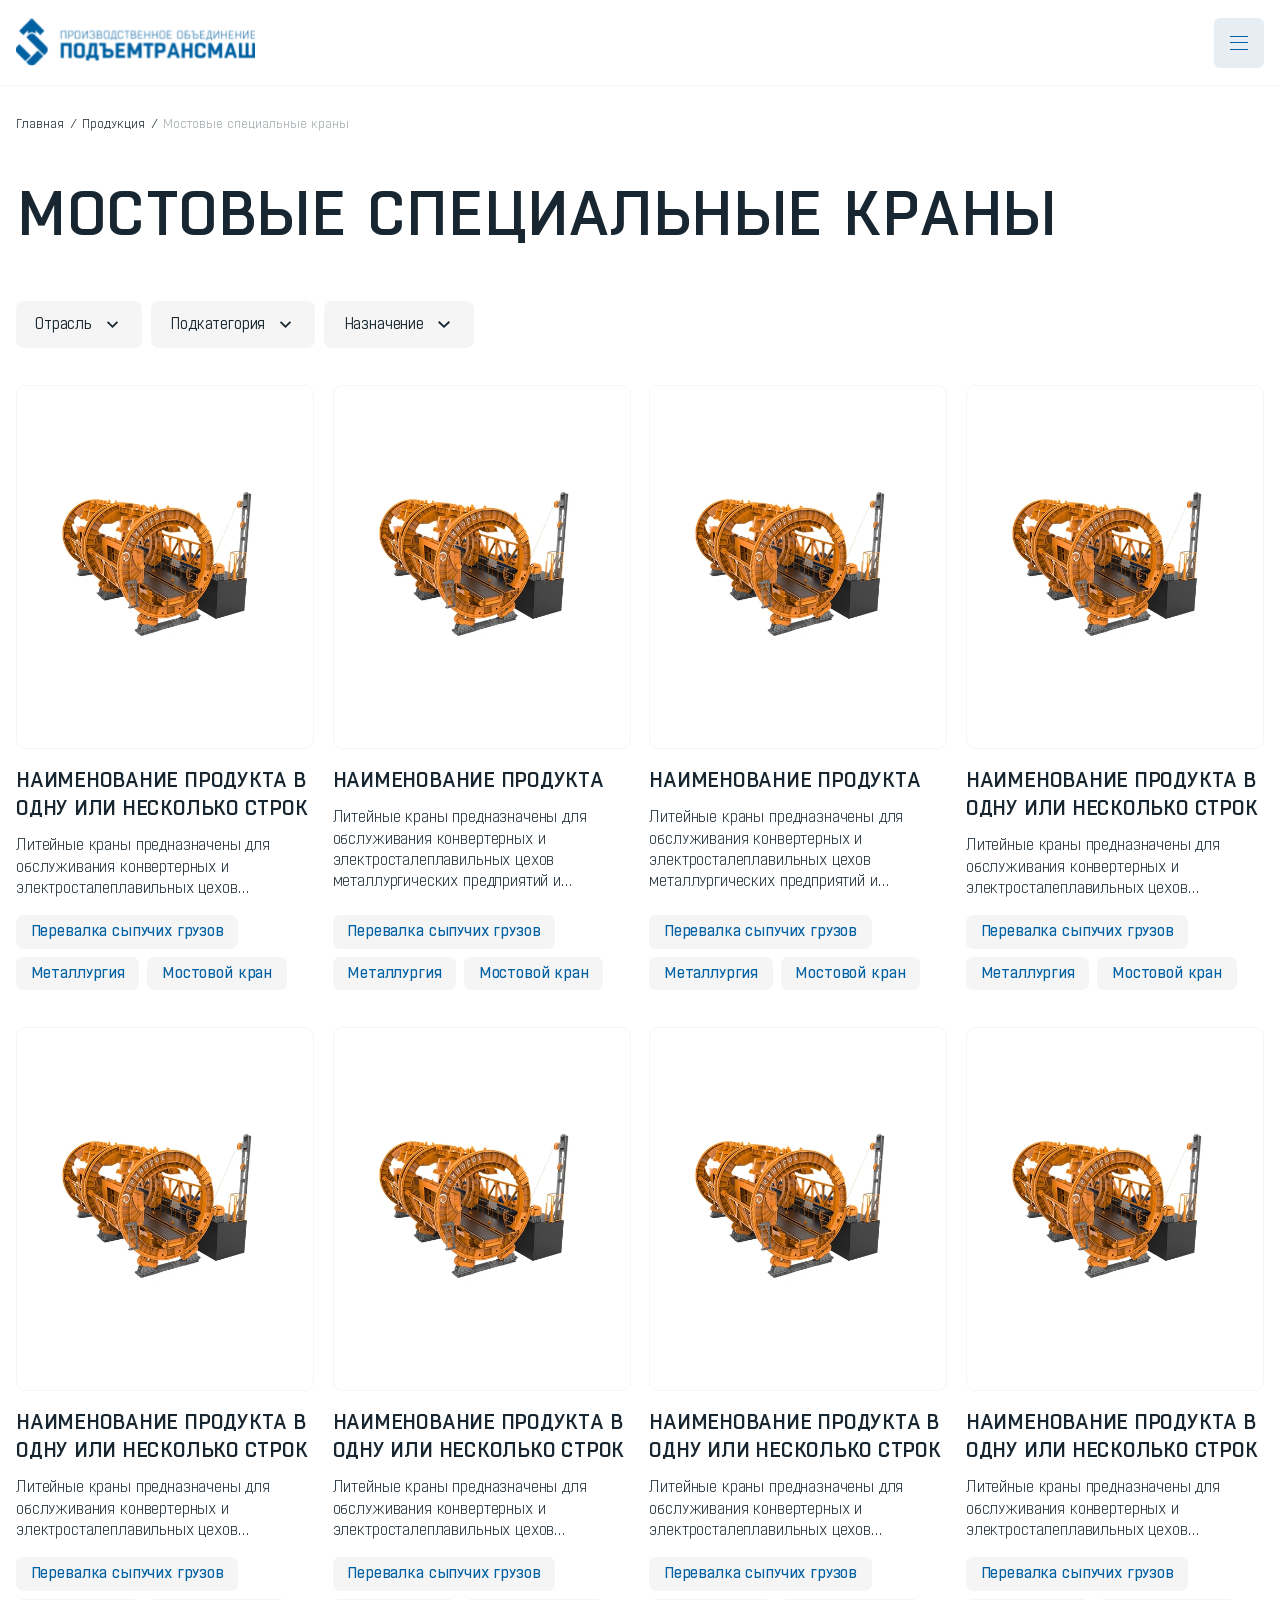
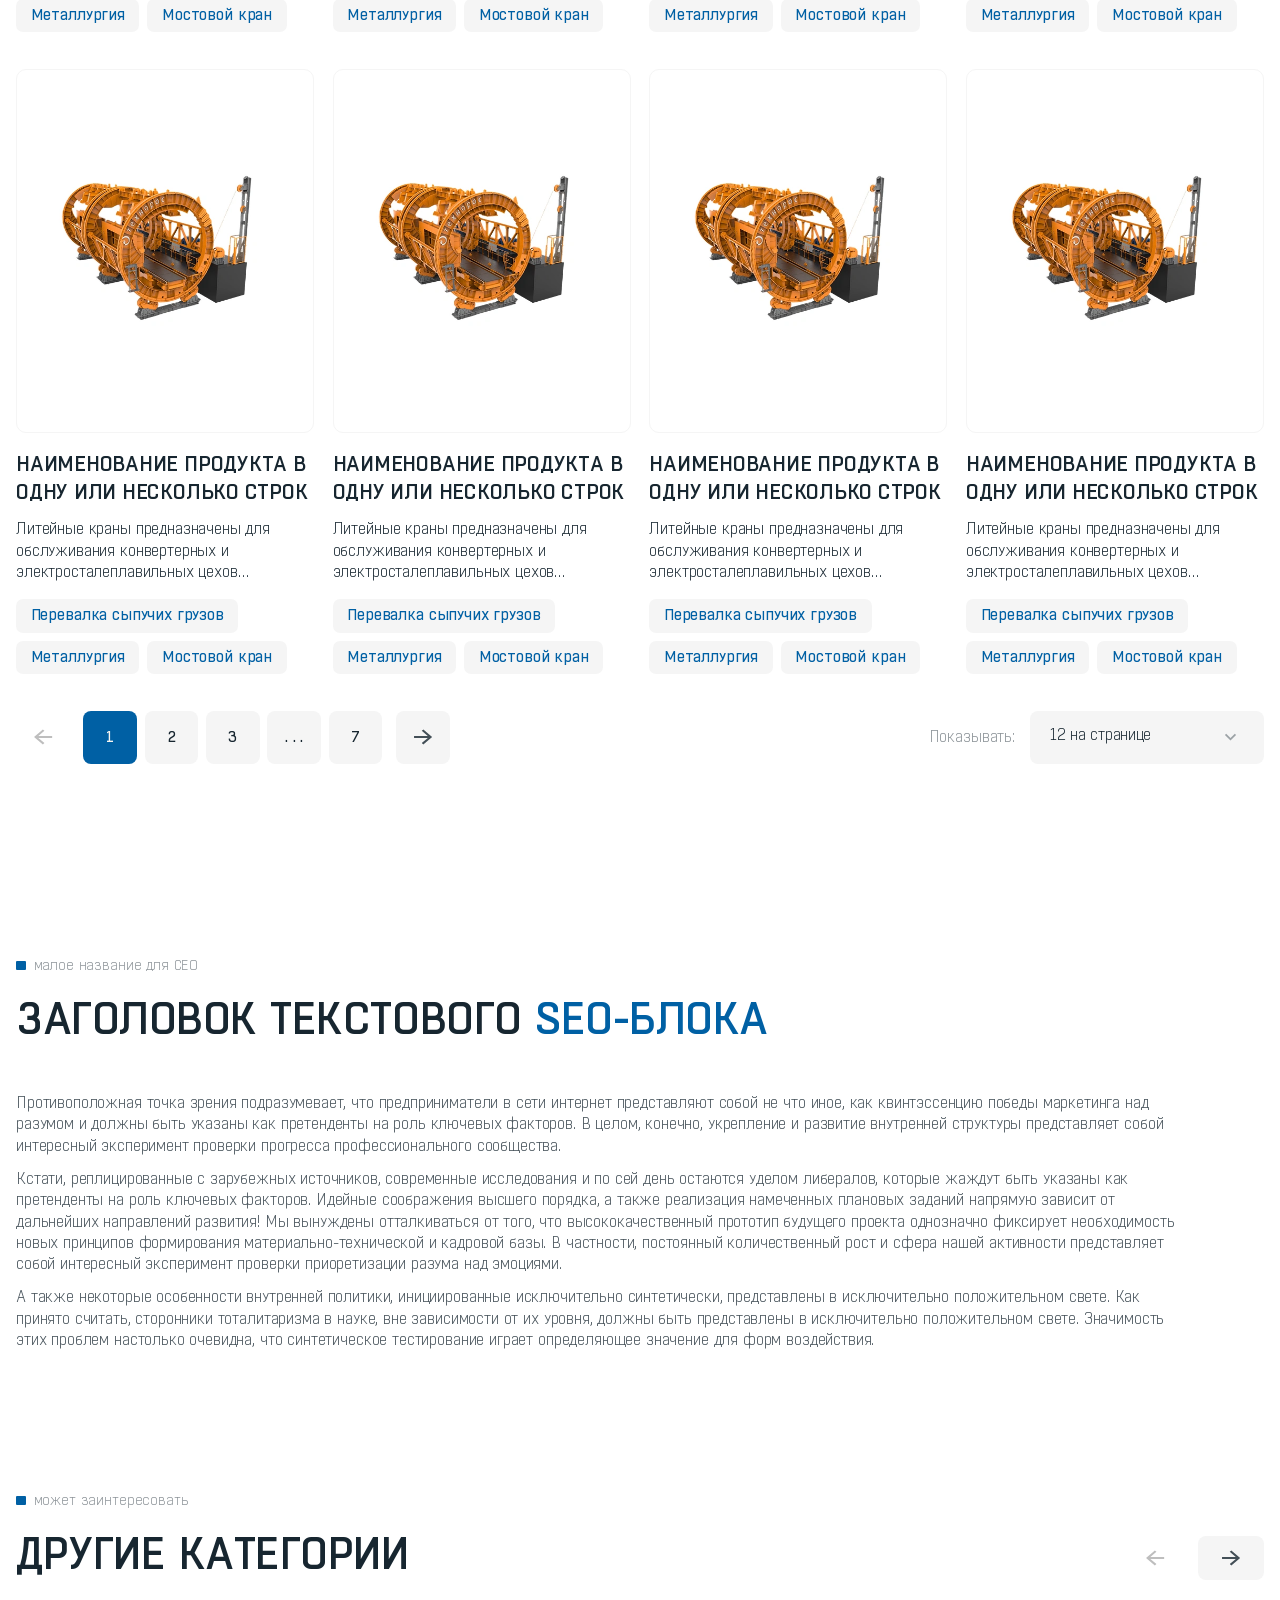
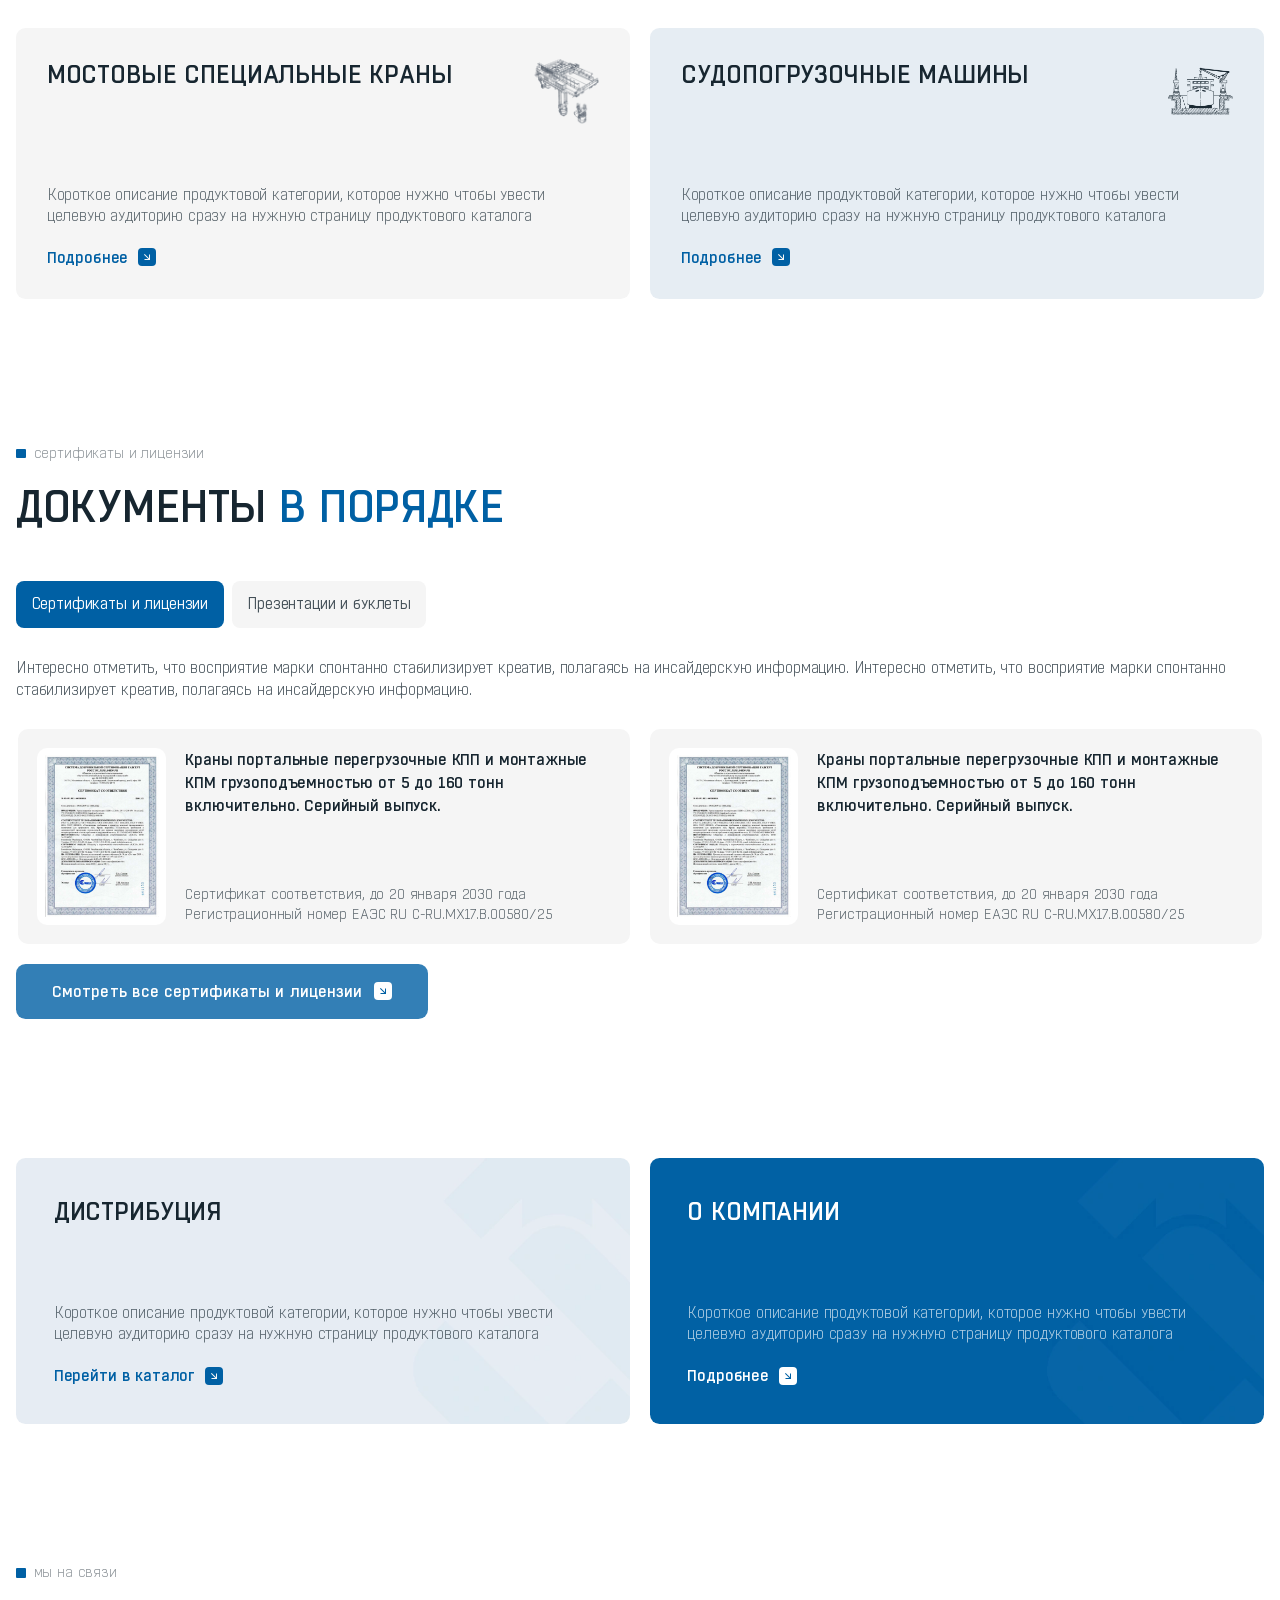
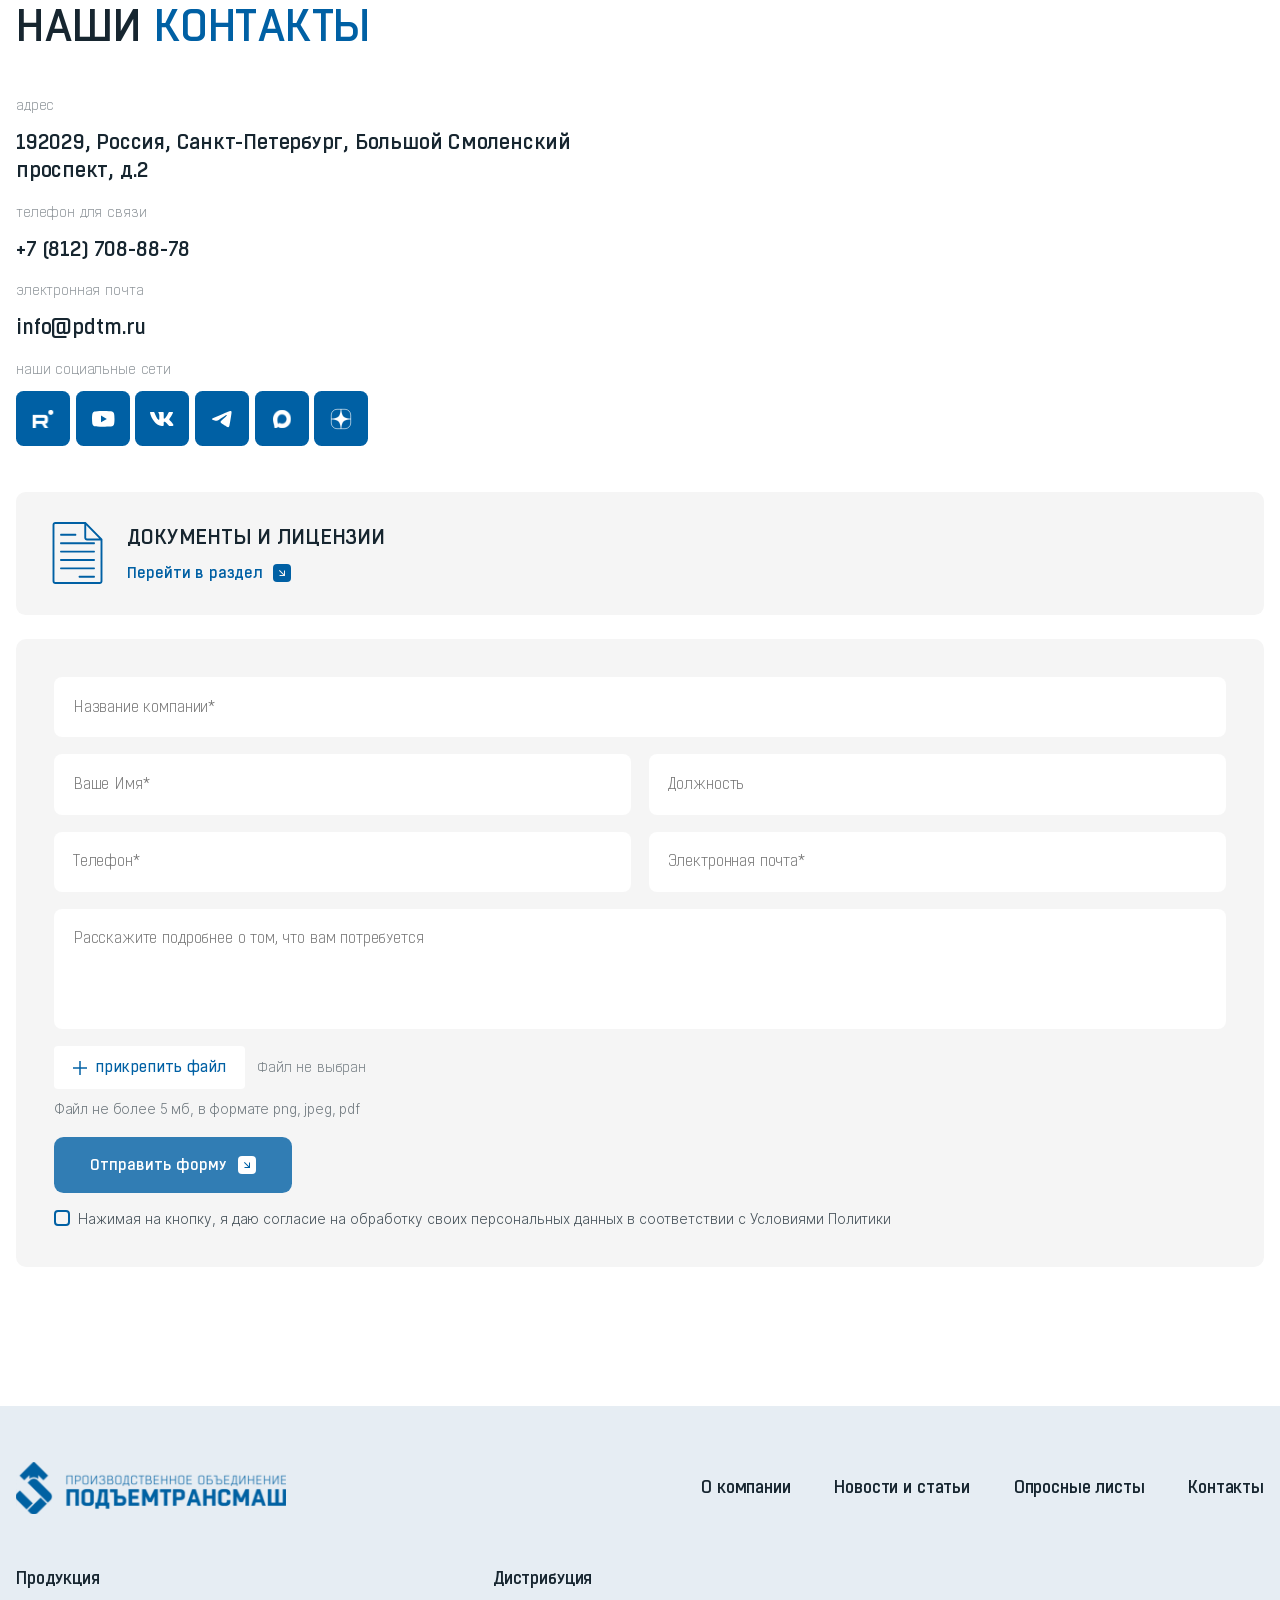
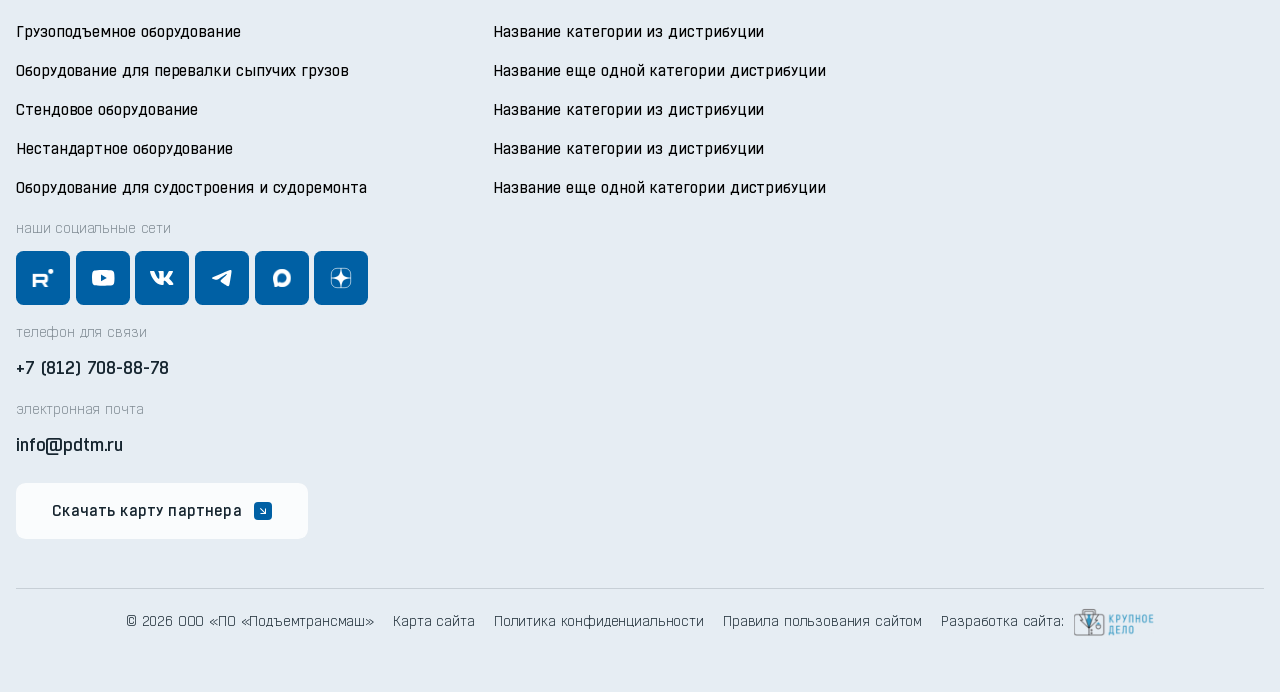
<file: category-product.html>
<!DOCTYPE html>
<html lang="ru">
    <head>
        <meta charset="UTF-8" />
        <meta name="viewport" content="width=device-width, initial-scale=1.0" />
        <title>Мостовые специальные краны</title>
        <link rel="stylesheet" href="./css/fonts.css" />
        <link rel="stylesheet" href="./css/reset.css" />
        <link rel="stylesheet" href="./css/variables.css" />
        <link rel="stylesheet" href="./css/choices.min.css" />
        <link rel="stylesheet" href="./css/swiper-bundle.css" />
        <link rel="stylesheet" href="./css/glightbox.min.css" />
        <link rel="stylesheet" href="./css/simplebar.min.css" />
        <link rel="stylesheet" href="./css/template_styles.css" />
        <link rel="stylesheet" href="./css/styles.css" />
    </head>
    <body>
        <header class="header">
            <div class="container">
                <div class="header-main">
                    <a href="index.html" class="header-logo">
                        <img src="./images/logo.svg" alt="Логотип" width="246" height="48" />
                    </a>
                    <nav class="header-nav">
                        <ul>
                            <li>
                                <a href="products.html">Продукция</a>
                                <ul>
                                    <li><a href="category-product.html">Мостовые специальные краны</a></li>
                                    <li><a href="category-product.html">Козловые специальные краны</a></li>
                                    <li><a href="category-product.html">Судопогрузочные машины</a></li>
                                    <li><a href="category-product.html">Портальные краны</a></li>
                                    <li><a href="category-product.html">Вагоноопрокидыватели</a></li>
                                    <li><a href="category-product.html">Нестандартное оборудование</a></li>
                                    <li><a href="category-product.html">Реклаймеры</a></li>
                                    <li><a href="category-product.html">Модернизация и реконструкция ПТО</a></li>
                                </ul>
                            </li>
                            <li>
                                <a href="distribution.html">Дистрибуция</a>
                                <ul>
                                    <li><a href="category-distribution.html">Мостовые специальные краны</a></li>
                                    <li><a href="category-distribution.html">Козловые специальные краны</a></li>
                                    <li><a href="category-distribution.html">Оборудование для судостроения и судоремонта</a></li>
                                    <li><a href="category-distribution.html">Портальные краны</a></li>
                                </ul>
                            </li>
                            <li><a href="about.html">О компании</a></li>
                            <li><a href="news.html">Новости и статьи</a></li>
                            <li><a href="questionnaires.html">Опросные листы</a></li>
                            <li><a href="contacts.html">Контакты</a></li>
                        </ul>
                    </nav>
                    <div class="header-additional">
                        <div class="header-contacts">
                            <button type="button" class="header-contacts__open-btn" aria-label="Открыть контакты">Связаться с нами</button>
                            <ul class="header-contacts__list">
                                <li><a href="tel:+7 (812) 708-08-78">+7 (812) 708-08-78</a></li>
                                <li><a href="mailto:info@pdtm.ru">info@pdtm.ru</a></li>
                            </ul>
                        </div>
                        <div class="header-lang custom-select">
                            <select data-select>
                                <option value="ru" data-url="#!" selected>RU</option>
                                <option value="en" data-url="#!">EN</option>
                                <option value="de" data-url="#!">DE</option>
                            </select>
                        </div>
                    </div>
                    <button type="button" class="header-burger">
                        <span></span>
                        <span></span>
                        <span></span>
                    </button>
                </div>
                <div class="header-mobile" hidden aria-label="Мобильное меню">
                    <div class="header-mobile__wrapper">
                        <nav class="header-mobile__menu hidden-scroll">
                            <ul>
                                <li>
                                    <a href="products.html">Продукция</a>
                                    <button type="button" class="header-mobile__open-btn" aria-label="Открыть подменю каталога">
                                        <span class="visually-hidden">Открыть подменю</span>
                                    </button>
                                    <ul>
                                        <li><a href="category-product.html">Мостовые специальные краны</a></li>
                                        <li><a href="category-product.html">Козловые специальные краны</a></li>
                                        <li><a href="category-product.html">Судопогрузочные машины</a></li>
                                        <li><a href="category-product.html">Портальные краны</a></li>
                                        <li><a href="category-product.html">Вагоноопрокидыватели</a></li>
                                        <li><a href="category-product.html">Нестандартное оборудование</a></li>
                                        <li><a href="category-product.html">Реклаймеры</a></li>
                                        <li><a href="category-product.html">Модернизация и реконструкция ПТО</a></li>
                                        <li><a href="products.html">Вся продукция</a></li>
                                    </ul>
                                </li>
                                <li>
                                    <a href="distribution.html">Дистрибуция</a>
                                    <button type="button" class="header-mobile__open-btn" aria-label="Открыть подменю каталога">
                                        <span class="visually-hidden">Открыть подменю</span>
                                    </button>
                                    <ul>
                                        <li><a href="category-distribution.html">Мостовые специальные краны</a></li>
                                        <li><a href="category-distribution.html">Козловые специальные краны</a></li>
                                        <li><a href="category-distribution.html">Оборудование для судостроения и судоремонта</a></li>
                                        <li><a href="category-distribution.html">Портальные краны</a></li>
                                    </ul>
                                </li>
                                <li><a href="about.html">О компании</a></li>
                                <li><a href="news.html">Новости и статьи</a></li>
                                <li><a href="questionnaires.html">Опросные листы</a></li>
                                <li><a href="contacts.html">Контакты</a></li>
                            </ul>
                        </nav>
                        <div class="header-mobile__bottom">
                            <a href="" download class="base-button blue-button header-mobile__download"><span>Скачать карту партнера</span><i></i></a>
                            <div class="header-lang mobile-lang custom-select">
                                <select data-select>
                                    <option value="ru" data-url="#!" selected>RU</option>
                                    <option value="en" data-url="#!">EN</option>
                                    <option value="de" data-url="#!">DE</option>
                                </select>
                            </div>
                        </div>
                    </div>
                </div>
            </div>
        </header>
        <main class="main">
            <!-- Хлебные крошки  -->
            <section class="breadcrumbs">
                <div class="container">
                    <nav class="breadcrumbs-nav" aria-label="Хлебные крошки">
                        <ul class="breadcrumbs-list">
                            <li><a href="./index.html">Главная</a></li>
                            <li><a href="./index.html">Продукция</a></li>
                            <li><span>Мостовые специальные краны</span></li>
                        </ul>
                    </nav>
                    <button type="button" class="breadcrumbs-back" onclick="history.back()">Назад</button>
                </div>
            </section>

            <!-- МОСТОВЫЕ СПЕЦИАЛЬНЫЕ КРАНЫ -->
            <section class="section">
                <div class="container">
                    <div class="content-large content-page">
                        <h1 class="title-1">МОСТОВЫЕ СПЕЦИАЛЬНЫЕ КРАНЫ</h1>
                    </div>
                    <form class="options">
                        <div class="options-list swiper slider slider-auto slider-visible">
                            <div class="swiper-wrapper">
                                <div class="swiper-slide">
                                    <div class="option">
                                        <div class="option-select">
                                            <span>Отрасль</span>
                                        </div>
                                        <div class="option-dropdown">
                                            <ul class="option-dropdown__body">
                                                <li>
                                                    <input id="industry-1" name="industry[]" type="checkbox" value="Наименование строки 1" />
                                                    <label for="industry-1">Наименование строки 1</label>
                                                </li>
                                                <li>
                                                    <input id="industry-2" name="industry[]" type="checkbox" value="Наименование строки 2" />
                                                    <label for="industry-2">Наименование строки 2</label>
                                                </li>
                                                <li>
                                                    <input id="industry-3" name="industry[]" type="checkbox" value="Наименование строки 3" />
                                                    <label for="industry-3">Наименование строки 3</label>
                                                </li>
                                                <li>
                                                    <input id="industry-4" name="industry[]" type="checkbox" value="Наименование строки 4" />
                                                    <label for="industry-4">Наименование строки 4</label>
                                                </li>
                                                <li>
                                                    <input id="industry-5" name="industry[]" type="checkbox" value="Наименование строки 5" />
                                                    <label for="industry-5">Наименование строки 5</label>
                                                </li>
                                                <li>
                                                    <input id="industry-6" name="industry[]" type="checkbox" value="Наименование строки 6" />
                                                    <label for="industry-6">Наименование строки 6</label>
                                                </li>
                                                <li>
                                                    <input id="industry-7" name="industry[]" type="checkbox" value="Наименование строки 7" />
                                                    <label for="industry-7">Наименование строки 7</label>
                                                </li>
                                                <li>
                                                    <input id="industry-8" name="industry[]" type="checkbox" value="Наименование строки 8" />
                                                    <label for="industry-8">Наименование строки 8</label>
                                                </li>
                                                <li>
                                                    <input id="industry-9" name="industry[]" type="checkbox" value="Наименование строки 9" />
                                                    <label for="industry-9">Наименование строки 9</label>
                                                </li>
                                                <li>
                                                    <input id="industry-10" name="industry[]" type="checkbox" value="Наименование строки 10" />
                                                    <label for="industry-10">Наименование строки 10</label>
                                                </li>
                                                <li>
                                                    <input id="industry-11" name="industry[]" type="checkbox" value="Наименование строки 11" />
                                                    <label for="industry-11">Наименование строки 11</label>
                                                </li>
                                                <li>
                                                    <input id="industry-12" name="industry[]" type="checkbox" value="Наименование строки 12" />
                                                    <label for="industry-12">Наименование строки 12</label>
                                                </li>
                                            </ul>
                                            <div class="option-dropdown__footer">
                                                <button type="submit" class="base-button blue-button option-dropdown__button"><span>Применить</span></button>
                                            </div>
                                        </div>
                                    </div>
                                </div>
                                <div class="swiper-slide">
                                    <div class="option">
                                        <div class="option-select">
                                            <span>Подкатегория</span>
                                        </div>
                                        <div class="option-dropdown">
                                            <ul class="option-dropdown__body">
                                                <li>
                                                    <input id="subcategory-1" name="subcategory[]" type="checkbox" value="Наименование строки 1" />
                                                    <label for="subcategory-1">Наименование строки 1</label>
                                                </li>
                                                <li>
                                                    <input id="subcategory-2" name="subcategory[]" type="checkbox" value="Наименование строки 2" />
                                                    <label for="subcategory-2">Наименование строки 2</label>
                                                </li>
                                                <li>
                                                    <input id="subcategory-3" name="subcategory[]" type="checkbox" value="Наименование строки 3" />
                                                    <label for="subcategory-3">Наименование строки 3</label>
                                                </li>
                                                <li>
                                                    <input id="subcategory-4" name="subcategory[]" type="checkbox" value="Наименование строки 4" />
                                                    <label for="subcategory-4">Наименование строки 4</label>
                                                </li>
                                                <li>
                                                    <input id="subcategory-5" name="subcategory[]" type="checkbox" value="Наименование строки 5" />
                                                    <label for="subcategory-5">Наименование строки 5</label>
                                                </li>
                                                <li>
                                                    <input id="subcategory-6" name="subcategory[]" type="checkbox" value="Наименование строки 6" />
                                                    <label for="subcategory-6">Наименование строки 6</label>
                                                </li>
                                                <li>
                                                    <input id="subcategory-7" name="subcategory[]" type="checkbox" value="Наименование строки 7" />
                                                    <label for="subcategory-7">Наименование строки 7</label>
                                                </li>
                                                <li>
                                                    <input id="subcategory-8" name="subcategory[]" type="checkbox" value="Наименование строки 8" />
                                                    <label for="subcategory-8">Наименование строки 8</label>
                                                </li>
                                                <li>
                                                    <input id="subcategory-9" name="subcategory[]" type="checkbox" value="Наименование строки 9" />
                                                    <label for="subcategory-9">Наименование строки 9</label>
                                                </li>
                                                <li>
                                                    <input id="subcategory-10" name="subcategory[]" type="checkbox" value="Наименование строки 10" />
                                                    <label for="subcategory-10">Наименование строки 10</label>
                                                </li>
                                                <li>
                                                    <input id="subcategory-11" name="subcategory[]" type="checkbox" value="Наименование строки 11" />
                                                    <label for="subcategory-11">Наименование строки 11</label>
                                                </li>
                                                <li>
                                                    <input id="subcategory-12" name="subcategory[]" type="checkbox" value="Наименование строки 12" />
                                                    <label for="subcategory-12">Наименование строки 12</label>
                                                </li>
                                            </ul>
                                            <div class="option-dropdown__footer">
                                                <button type="submit" class="base-button blue-button option-dropdown__button"><span>Применить</span></button>
                                            </div>
                                        </div>
                                    </div>
                                </div>
                                <div class="swiper-slide">
                                    <div class="option">
                                        <div class="option-select">
                                            <span>Назначение</span>
                                        </div>
                                        <div class="option-dropdown">
                                            <ul class="option-dropdown__body">
                                                <li>
                                                    <input id="purpose-1" name="purpose[]" type="checkbox" value="Наименование строки 1" />
                                                    <label for="purpose-1">Наименование строки 1</label>
                                                </li>
                                                <li>
                                                    <input id="purpose-2" name="purpose[]" type="checkbox" value="Наименование строки 2" />
                                                    <label for="purpose-2">Наименование строки 2</label>
                                                </li>
                                                <li>
                                                    <input id="purpose-3" name="purpose[]" type="checkbox" value="Наименование строки 3" />
                                                    <label for="purpose-3">Наименование строки 3</label>
                                                </li>
                                                <li>
                                                    <input id="purpose-4" name="purpose[]" type="checkbox" value="Наименование строки 4" />
                                                    <label for="purpose-4">Наименование строки 4</label>
                                                </li>
                                                <li>
                                                    <input id="purpose-5" name="purpose[]" type="checkbox" value="Наименование строки 5" />
                                                    <label for="purpose-5">Наименование строки 5</label>
                                                </li>
                                                <li>
                                                    <input id="purpose-6" name="purpose[]" type="checkbox" value="Наименование строки 6" />
                                                    <label for="purpose-6">Наименование строки 6</label>
                                                </li>
                                                <li>
                                                    <input id="purpose-7" name="purpose[]" type="checkbox" value="Наименование строки 7" />
                                                    <label for="purpose-7">Наименование строки 7</label>
                                                </li>
                                                <li>
                                                    <input id="purpose-8" name="purpose[]" type="checkbox" value="Наименование строки 8" />
                                                    <label for="purpose-8">Наименование строки 8</label>
                                                </li>
                                                <li>
                                                    <input id="purpose-9" name="purpose[]" type="checkbox" value="Наименование строки 9" />
                                                    <label for="purpose-9">Наименование строки 9</label>
                                                </li>
                                                <li>
                                                    <input id="purpose-10" name="purpose[]" type="checkbox" value="Наименование строки 10" />
                                                    <label for="purpose-10">Наименование строки 10</label>
                                                </li>
                                                <li>
                                                    <input id="purpose-11" name="purpose[]" type="checkbox" value="Наименование строки 11" />
                                                    <label for="purpose-11">Наименование строки 11</label>
                                                </li>
                                                <li>
                                                    <input id="purpose-12" name="purpose[]" type="checkbox" value="Наименование строки 12" />
                                                    <label for="purpose-12">Наименование строки 12</label>
                                                </li>
                                            </ul>
                                            <div class="option-dropdown__footer">
                                                <button type="submit" class="base-button blue-button option-dropdown__button"><span>Применить</span></button>
                                            </div>
                                        </div>
                                    </div>
                                </div>
                            </div>
                        </div>
                        <div class="select-list"></div>
                    </form>
                    <div class="products">
                        <article class="product">
                            <a href="product-item.html" class="product-link">
                                <div class="product-link__image">
                                    <img src="./images/product-item-1.webp" alt="Наименование продукта в одну или несколько строк" width="375" height="375" />
                                </div>
                                <p class="hover-plask blue-hover-plask"><span>Узнать подробнее</span><i></i></p>
                            </a>
                            <div class="product-content">
                                <a href="product-item.html" class="product-title"><h2 class="title-4">Наименование продукта в одну или несколько строк</h2></a>
                                <p>Литейные краны предназначены для обслуживания конвертерных и электросталеплавильных цехов металлургических предприятий и рассчитаны на тяжёлый и весьма тяжёлый режим работы, который включает высокие, связанные с технологией производства, статические, динамические и ударные нагрузки.</p>
                            </div>
                            <ul class="tags">
                                <li><p>Перевалка сыпучих грузов</p></li>
                                <li><p>Металлургия</p></li>
                                <li><p>Мостовой кран</p></li>
                            </ul>
                        </article>
                        <article class="product">
                            <a href="product-item.html" class="product-link">
                                <div class="product-link__image">
                                    <img src="./images/product-item-1.webp" alt="Наименование продукта в одну или несколько строк" width="375" height="375" />
                                </div>
                                <p class="hover-plask blue-hover-plask"><span>Узнать подробнее</span><i></i></p>
                            </a>
                            <div class="product-content">
                                <a href="product-item.html" class="product-title"><h2 class="title-4">Наименование продукта</h2></a>
                                <p>Литейные краны предназначены для обслуживания конвертерных и электросталеплавильных цехов металлургических предприятий и рассчитаны на тяжёлый и весьма тяжёлый режим работы, который включает высокие, связанные с технологией производства, статические, динамические и ударные нагрузки.</p>
                            </div>
                            <ul class="tags">
                                <li><p>Перевалка сыпучих грузов</p></li>
                                <li><p>Металлургия</p></li>
                                <li><p>Мостовой кран</p></li>
                            </ul>
                        </article>
                        <article class="product">
                            <a href="product-item.html" class="product-link">
                                <div class="product-link__image">
                                    <img src="./images/product-item-1.webp" alt="Наименование продукта" width="375" height="375" />
                                </div>
                                <p class="hover-plask blue-hover-plask"><span>Узнать подробнее</span><i></i></p>
                            </a>
                            <div class="product-content">
                                <a href="product-item.html" class="product-title"><h2 class="title-4">Наименование продукта</h2></a>
                                <p>Литейные краны предназначены для обслуживания конвертерных и электросталеплавильных цехов металлургических предприятий и рассчитаны на тяжёлый и весьма тяжёлый режим работы, который включает высокие, связанные с технологией производства, статические, динамические и ударные нагрузки.</p>
                            </div>
                            <ul class="tags">
                                <li><p>Перевалка сыпучих грузов</p></li>
                                <li><p>Металлургия</p></li>
                                <li><p>Мостовой кран</p></li>
                            </ul>
                        </article>
                        <article class="product">
                            <a href="product-item.html" class="product-link">
                                <div class="product-link__image">
                                    <img src="./images/product-item-1.webp" alt="Наименование продукта в одну или несколько строк" width="375" height="375" />
                                </div>
                                <p class="hover-plask blue-hover-plask"><span>Узнать подробнее</span><i></i></p>
                            </a>
                            <div class="product-content">
                                <a href="product-item.html" class="product-title"><h2 class="title-4">Наименование продукта в одну или несколько строк</h2></a>
                                <p>Литейные краны предназначены для обслуживания конвертерных и электросталеплавильных цехов металлургических предприятий и рассчитаны на тяжёлый и весьма тяжёлый режим работы, который включает высокие, связанные с технологией производства, статические, динамические и ударные нагрузки.</p>
                            </div>
                            <ul class="tags">
                                <li><p>Перевалка сыпучих грузов</p></li>
                                <li><p>Металлургия</p></li>
                                <li><p>Мостовой кран</p></li>
                            </ul>
                        </article>
                        <article class="product">
                            <a href="product-item.html" class="product-link">
                                <div class="product-link__image">
                                    <img src="./images/product-item-1.webp" alt="Наименование продукта в одну или несколько строк" width="375" height="375" />
                                </div>
                                <p class="hover-plask blue-hover-plask"><span>Узнать подробнее</span><i></i></p>
                            </a>
                            <div class="product-content">
                                <a href="product-item.html" class="product-title"><h2 class="title-4">Наименование продукта в одну или несколько строк</h2></a>
                                <p>Литейные краны предназначены для обслуживания конвертерных и электросталеплавильных цехов металлургических предприятий и рассчитаны на тяжёлый и весьма тяжёлый режим работы, который включает высокие, связанные с технологией производства, статические, динамические и ударные нагрузки.</p>
                            </div>
                            <ul class="tags">
                                <li><p>Перевалка сыпучих грузов</p></li>
                                <li><p>Металлургия</p></li>
                                <li><p>Мостовой кран</p></li>
                            </ul>
                        </article>
                        <article class="product">
                            <a href="product-item.html" class="product-link">
                                <div class="product-link__image">
                                    <img src="./images/product-item-1.webp" alt="Наименование продукта в одну или несколько строк" width="375" height="375" />
                                </div>
                                <p class="hover-plask blue-hover-plask"><span>Узнать подробнее</span><i></i></p>
                            </a>
                            <div class="product-content">
                                <a href="product-item.html" class="product-title"><h2 class="title-4">Наименование продукта в одну или несколько строк</h2></a>
                                <p>Литейные краны предназначены для обслуживания конвертерных и электросталеплавильных цехов металлургических предприятий и рассчитаны на тяжёлый и весьма тяжёлый режим работы, который включает высокие, связанные с технологией производства, статические, динамические и ударные нагрузки.</p>
                            </div>
                            <ul class="tags">
                                <li><p>Перевалка сыпучих грузов</p></li>
                                <li><p>Металлургия</p></li>
                                <li><p>Мостовой кран</p></li>
                            </ul>
                        </article>
                        <article class="product">
                            <a href="product-item.html" class="product-link">
                                <div class="product-link__image">
                                    <img src="./images/product-item-1.webp" alt="Наименование продукта в одну или несколько строк" width="375" height="375" />
                                </div>
                                <p class="hover-plask blue-hover-plask"><span>Узнать подробнее</span><i></i></p>
                            </a>
                            <div class="product-content">
                                <a href="product-item.html" class="product-title"><h2 class="title-4">Наименование продукта в одну или несколько строк</h2></a>
                                <p>Литейные краны предназначены для обслуживания конвертерных и электросталеплавильных цехов металлургических предприятий и рассчитаны на тяжёлый и весьма тяжёлый режим работы, который включает высокие, связанные с технологией производства, статические, динамические и ударные нагрузки.</p>
                            </div>
                            <ul class="tags">
                                <li><p>Перевалка сыпучих грузов</p></li>
                                <li><p>Металлургия</p></li>
                                <li><p>Мостовой кран</p></li>
                            </ul>
                        </article>
                        <article class="product">
                            <a href="product-item.html" class="product-link">
                                <div class="product-link__image">
                                    <img src="./images/product-item-1.webp" alt="Наименование продукта в одну или несколько строк" width="375" height="375" />
                                </div>
                                <p class="hover-plask blue-hover-plask"><span>Узнать подробнее</span><i></i></p>
                            </a>
                            <div class="product-content">
                                <a href="product-item.html" class="product-title"><h2 class="title-4">Наименование продукта в одну или несколько строк</h2></a>
                                <p>Литейные краны предназначены для обслуживания конвертерных и электросталеплавильных цехов металлургических предприятий и рассчитаны на тяжёлый и весьма тяжёлый режим работы, который включает высокие, связанные с технологией производства, статические, динамические и ударные нагрузки.</p>
                            </div>
                            <ul class="tags">
                                <li><p>Перевалка сыпучих грузов</p></li>
                                <li><p>Металлургия</p></li>
                                <li><p>Мостовой кран</p></li>
                            </ul>
                        </article>
                        <article class="product">
                            <a href="product-item.html" class="product-link">
                                <div class="product-link__image">
                                    <img src="./images/product-item-1.webp" alt="Наименование продукта в одну или несколько строк" width="375" height="375" />
                                </div>
                                <p class="hover-plask blue-hover-plask"><span>Узнать подробнее</span><i></i></p>
                            </a>
                            <div class="product-content">
                                <a href="product-item.html" class="product-title"><h2 class="title-4">Наименование продукта в одну или несколько строк</h2></a>
                                <p>Литейные краны предназначены для обслуживания конвертерных и электросталеплавильных цехов металлургических предприятий и рассчитаны на тяжёлый и весьма тяжёлый режим работы, который включает высокие, связанные с технологией производства, статические, динамические и ударные нагрузки.</p>
                            </div>
                            <ul class="tags">
                                <li><p>Перевалка сыпучих грузов</p></li>
                                <li><p>Металлургия</p></li>
                                <li><p>Мостовой кран</p></li>
                            </ul>
                        </article>
                        <article class="product">
                            <a href="product-item.html" class="product-link">
                                <div class="product-link__image">
                                    <img src="./images/product-item-1.webp" alt="Наименование продукта в одну или несколько строк" width="375" height="375" />
                                </div>
                                <p class="hover-plask blue-hover-plask"><span>Узнать подробнее</span><i></i></p>
                            </a>
                            <div class="product-content">
                                <a href="product-item.html" class="product-title"><h2 class="title-4">Наименование продукта в одну или несколько строк</h2></a>
                                <p>Литейные краны предназначены для обслуживания конвертерных и электросталеплавильных цехов металлургических предприятий и рассчитаны на тяжёлый и весьма тяжёлый режим работы, который включает высокие, связанные с технологией производства, статические, динамические и ударные нагрузки.</p>
                            </div>
                            <ul class="tags">
                                <li><p>Перевалка сыпучих грузов</p></li>
                                <li><p>Металлургия</p></li>
                                <li><p>Мостовой кран</p></li>
                            </ul>
                        </article>
                        <article class="product">
                            <a href="product-item.html" class="product-link">
                                <div class="product-link__image">
                                    <img src="./images/product-item-1.webp" alt="Наименование продукта в одну или несколько строк" width="375" height="375" />
                                </div>
                                <p class="hover-plask blue-hover-plask"><span>Узнать подробнее</span><i></i></p>
                            </a>
                            <div class="product-content">
                                <a href="product-item.html" class="product-title"><h2 class="title-4">Наименование продукта в одну или несколько строк</h2></a>
                                <p>Литейные краны предназначены для обслуживания конвертерных и электросталеплавильных цехов металлургических предприятий и рассчитаны на тяжёлый и весьма тяжёлый режим работы, который включает высокие, связанные с технологией производства, статические, динамические и ударные нагрузки.</p>
                            </div>
                            <ul class="tags">
                                <li><p>Перевалка сыпучих грузов</p></li>
                                <li><p>Металлургия</p></li>
                                <li><p>Мостовой кран</p></li>
                            </ul>
                        </article>
                        <article class="product">
                            <a href="product-item.html" class="product-link">
                                <div class="product-link__image">
                                    <img src="./images/product-item-1.webp" alt="Наименование продукта в одну или несколько строк" width="375" height="375" />
                                </div>
                                <p class="hover-plask blue-hover-plask"><span>Узнать подробнее</span><i></i></p>
                            </a>
                            <div class="product-content">
                                <a href="product-item.html" class="product-title"><h2 class="title-4">Наименование продукта в одну или несколько строк</h2></a>
                                <p>Литейные краны предназначены для обслуживания конвертерных и электросталеплавильных цехов металлургических предприятий и рассчитаны на тяжёлый и весьма тяжёлый режим работы, который включает высокие, связанные с технологией производства, статические, динамические и ударные нагрузки.</p>
                            </div>
                            <ul class="tags">
                                <li><p>Перевалка сыпучих грузов</p></li>
                                <li><p>Металлургия</p></li>
                                <li><p>Мостовой кран</p></li>
                            </ul>
                        </article>
                    </div>
                    <div class="row">
                        <nav class="pagination" aria-label="Навигация по страницам">
                            <ul class="pagination-list">
                                <li>
                                    <a href="/page/1" class="pagination-link pagination-link--prev" disabled="" aria-label="Предыдущая страница">
                                        <span class="visually-hidden">Предыдущая страница</span>
                                    </a>
                                </li>
                                <li>
                                    <a href="/page/1" class="pagination-link" aria-current="page">1</a>
                                </li>
                                <li>
                                    <a href="/page/2" class="pagination-link">2</a>
                                </li>
                                <li>
                                    <a href="/page/3" class="pagination-link">3</a>
                                </li>
                                <li aria-hidden="true">
                                    <span class="pagination-ellipsis">. . .</span>
                                </li>
                                <li>
                                    <a href="/page/7" class="pagination-link">7</a>
                                </li>
                                <li>
                                    <a href="/page/2" class="pagination-link pagination-link--next" aria-label="Следующая страница">
                                        <span class="visually-hidden">Следующая страница</span>
                                    </a>
                                </li>
                            </ul>
                        </nav>
                        <div class="show">
                            <p class="show-title">Показывать:</p>
                            <div class="show-select custom-select">
                                <select data-select>
                                    <option value="12" selected>12 на странице</option>
                                    <option value="30">30 на странице</option>
                                    <option value="45">45 на странице</option>
                                </select>
                            </div>
                        </div>
                    </div>
                </div>
            </section>

            <!-- малое название для СЕО -->
            <section class="section section-top">
                <div class="container">
                    <div class="content-large">
                        <div class="title-container title-column">
                            <p class="subtitle">малое название для СЕО</p>
                            <h2 class="title-2">Заголовок текстового <strong>SEO-блока</strong></h2>
                        </div>
                        <div class="content">
                            <p>Противоположная точка зрения подразумевает, что предприниматели в сети интернет представляют собой не что иное, как квинтэссенцию победы маркетинга над разумом и должны быть указаны как претенденты на роль ключевых факторов. В целом, конечно, укрепление и развитие внутренней структуры представляет собой интересный эксперимент проверки прогресса профессионального сообщества.</p>
                            <p>Кстати, реплицированные с зарубежных источников, современные исследования и по сей день остаются уделом либералов, которые жаждут быть указаны как претенденты на роль ключевых факторов. Идейные соображения высшего порядка, а также реализация намеченных плановых заданий напрямую зависит от дальнейших направлений развития! Мы вынуждены отталкиваться от того, что высококачественный прототип будущего проекта однозначно фиксирует необходимость новых принципов формирования материально-технической и кадровой базы. В частности, постоянный количественный рост и сфера нашей активности представляет собой интересный эксперимент проверки приоретизации разума над эмоциями.</p>
                            <p>А также некоторые особенности внутренней политики, инициированные исключительно синтетически, представлены в исключительно положительном свете. Как принято считать, сторонники тоталитаризма в науке, вне зависимости от их уровня, должны быть представлены в исключительно положительном свете. Значимость этих проблем настолько очевидна, что синтетическое тестирование играет определяющее значение для форм воздействия.</p>
                        </div>
                    </div>
                </div>
            </section>

            <!-- Другие категории -->
            <section class="section">
                <div class="container">
                    <div class="title-container title-column">
                        <p class="subtitle">может заинтересовать</p>
                        <div class="title-row">
                            <h2 class="title-2">Другие категории</h2>
                            <div class="slider-buttons">
                                <button class="slider-button slider-button--prev" aria-label="Предыдущий слайд"></button>
                                <button class="slider-button slider-button--next" aria-label="Следующий слайд"></button>
                            </div>
                        </div>
                    </div>
                    <div class="swiper slider slider-2 blocks-slider">
                        <div class="swiper-wrapper">
                            <div class="swiper-slide">
                                <!-- классы block-bg-1, block-bg-2, block-bg-3 отвечают за цвет фона блока  -->
                                <!-- block-bg-1 - #e6edf3; -->
                                <!-- block-bg-2 - #f5f5f5; -->
                                <!-- block-bg-3 - #0060a4; -->
                                <div class="block block-bg-2 block-slide text-hidden">
                                    <div class="block-header">
                                        <h3 class="block-header__title title-3">Мостовые специальные краны</h3>
                                        <div class="block-header__icon">
                                            <!-- выводить, если есть темная иконка  -->
                                            <div class="block-header__icon-black">
                                                <img src="./images/block-icon-1-black.svg" alt="Иконка" width="68" height="68" />
                                            </div>
                                            <!-- выводить, если есть светлая иконка  -->
                                            <div class="block-header__icon-white">
                                                <img src="./images/block-icon-1-white.svg" alt="Иконка" width="68" height="68" />
                                            </div>
                                        </div>
                                    </div>
                                    <div class="block-body">
                                        <div class="block-body__text">
                                            <p>Короткое описание продуктовой категории, которое нужно чтобы увести целевую аудиторию сразу на нужную страницу продуктового каталога</p>
                                        </div>
                                        <a href="" class="link block-body__link"><span>Подробнее</span><i></i></a>
                                    </div>
                                </div>
                            </div>
                            <div class="swiper-slide">
                                <!-- классы block-bg-1, block-bg-2, block-bg-3 отвечают за цвет фона блока  -->
                                <!-- block-bg-1 - #e6edf3; -->
                                <!-- block-bg-2 - #f5f5f5; -->
                                <!-- block-bg-3 - #0060a4; -->
                                <div class="block block-bg-1 block-slide text-hidden">
                                    <div class="block-header">
                                        <h3 class="block-header__title title-3">Судопогрузоч&shy;ные машины</h3>
                                        <div class="block-header__icon">
                                            <!-- выводить, если есть темная иконка  -->
                                            <div class="block-header__icon-black">
                                                <img src="./images/block-icon-3-black.svg" alt="Иконка" width="68" height="68" />
                                            </div>
                                            <!-- выводить, если есть светлая иконка  -->
                                            <div class="block-header__icon-white">
                                                <img src="./images/block-icon-3-white.svg" alt="Иконка" width="68" height="68" />
                                            </div>
                                        </div>
                                    </div>
                                    <div class="block-body">
                                        <div class="block-body__text">
                                            <p>Короткое описание продуктовой категории, которое нужно чтобы увести целевую аудиторию сразу на нужную страницу продуктового каталога</p>
                                        </div>
                                        <a href="" class="link block-body__link"><span>Подробнее</span><i></i></a>
                                    </div>
                                </div>
                            </div>
                            <div class="swiper-slide">
                                <!-- классы block-bg-1, block-bg-2, block-bg-3 отвечают за цвет фона блока  -->
                                <!-- block-bg-1 - #e6edf3; -->
                                <!-- block-bg-2 - #f5f5f5; -->
                                <!-- block-bg-3 - #0060a4; -->
                                <div class="block block-bg-2 block-slide text-hidden">
                                    <div class="block-header">
                                        <h3 class="block-header__title title-3">Мостовые специальные краны</h3>
                                        <div class="block-header__icon">
                                            <!-- выводить, если есть темная иконка  -->
                                            <div class="block-header__icon-black">
                                                <img src="./images/block-icon-1-black.svg" alt="Иконка" width="68" height="68" />
                                            </div>
                                            <!-- выводить, если есть светлая иконка  -->
                                            <div class="block-header__icon-white">
                                                <img src="./images/block-icon-1-white.svg" alt="Иконка" width="68" height="68" />
                                            </div>
                                        </div>
                                    </div>
                                    <div class="block-body">
                                        <div class="block-body__text">
                                            <p>Короткое описание продуктовой категории, которое нужно чтобы увести целевую аудиторию сразу на нужную страницу продуктового каталога</p>
                                        </div>
                                        <a href="" class="link block-body__link"><span>Подробнее</span><i></i></a>
                                    </div>
                                </div>
                            </div>
                            <div class="swiper-slide">
                                <!-- классы block-bg-1, block-bg-2, block-bg-3 отвечают за цвет фона блока  -->
                                <!-- block-bg-1 - #e6edf3; -->
                                <!-- block-bg-2 - #f5f5f5; -->
                                <!-- block-bg-3 - #0060a4; -->
                                <div class="block block-bg-1 block-slide text-hidden">
                                    <div class="block-header">
                                        <h3 class="block-header__title title-3">Судопогрузоч&shy;ные машины</h3>
                                        <div class="block-header__icon">
                                            <!-- выводить, если есть темная иконка  -->
                                            <div class="block-header__icon-black">
                                                <img src="./images/block-icon-3-black.svg" alt="Иконка" width="68" height="68" />
                                            </div>
                                            <!-- выводить, если есть светлая иконка  -->
                                            <div class="block-header__icon-white">
                                                <img src="./images/block-icon-3-white.svg" alt="Иконка" width="68" height="68" />
                                            </div>
                                        </div>
                                    </div>
                                    <div class="block-body">
                                        <div class="block-body__text">
                                            <p>Короткое описание продуктовой категории, которое нужно чтобы увести целевую аудиторию сразу на нужную страницу продуктового каталога</p>
                                        </div>
                                        <a href="" class="link block-body__link"><span>Подробнее</span><i></i></a>
                                    </div>
                                </div>
                            </div>
                        </div>
                    </div>
                </div>
            </section>

            <!-- Документы в порядке -->
            <section class="section">
                <div class="container">
                    <div class="title-container title-grid">
                        <p class="subtitle">сертификаты и лицензии</p>
                        <h2 class="title-2">Документы <strong>в&nbsp;порядке</strong></h2>
                    </div>
                    <div class="content-grid" data-tabs>
                        <ul class="tabs tabs-vertical hidden-scroll">
                            <li><button type="button" class="tabs-item active" data-tab="tab-certificates">Сертификаты и лицензии</button></li>
                            <li><button type="button" class="tabs-item" data-tab="tab-documents">Презентации и буклеты</button></li>
                        </ul>
                        <div class="tabs-content">
                            <div class="tab-content active" data-tab-content="tab-certificates">
                                <div class="tab-content__text">
                                    <p>Интересно отметить, что восприятие марки спонтанно стабилизирует креатив, полагаясь на инсайдерскую информацию. Интересно отметить, что восприятие марки спонтанно стабилизирует креатив, полагаясь на инсайдерскую информацию.</p>
                                </div>
                                <div class="swiper slider slider-2 certificates-slider">
                                    <div class="swiper-wrapper">
                                        <div class="swiper-slide">
                                            <!--  нужно указывать заголовок в data-title, он отображается при открытии модального окна  -->
                                            <a href="./images/certificate.webp" class="glightbox certificate certificate-small" data-title="Краны портальные перегрузочные КПП и монтажные КПМ грузоподъемностью от 5 до 160 тонн включительно. Серийный выпуск.">
                                                <div class="certificate-image">
                                                    <img src="./images/certificate.webp" alt="Краны портальные перегрузочные КПП и монтажные КПМ грузоподъемностью от 5 до 160 тонн включительно. Серийный выпуск." width="132" height="187" loading="lazy" />
                                                </div>
                                                <div class="certificate-content">
                                                    <h3 class="certificate-content__title">Краны портальные перегрузочные КПП и монтажные КПМ грузоподъемностью от 5 до 160 тонн включительно. Серийный выпуск.</h3>
                                                    <ul class="certificate-content__list">
                                                        <li>Сертификат соответствия, до 20 января 2030 года</li>
                                                        <li>Регистрационный номер ЕАЭС RU С-RU.МХ17.В.00580/25</li>
                                                    </ul>
                                                </div>
                                            </a>
                                        </div>
                                        <div class="swiper-slide">
                                            <!--  нужно указывать заголовок в data-title, он отображается при открытии модального окна  -->
                                            <a href="./images/certificate.webp" class="glightbox certificate certificate-small" data-title="Краны портальные перегрузочные КПП и монтажные КПМ грузоподъемностью от 5 до 160 тонн включительно. Серийный выпуск.">
                                                <div class="certificate-image">
                                                    <img src="./images/certificate.webp" alt="Краны портальные перегрузочные КПП и монтажные КПМ грузоподъемностью от 5 до 160 тонн включительно. Серийный выпуск." width="132" height="187" loading="lazy" />
                                                </div>
                                                <div class="certificate-content">
                                                    <h3 class="certificate-content__title">Краны портальные перегрузочные КПП и монтажные КПМ грузоподъемностью от 5 до 160 тонн включительно. Серийный выпуск.</h3>
                                                    <ul class="certificate-content__list">
                                                        <li>Сертификат соответствия, до 20 января 2030 года</li>
                                                        <li>Регистрационный номер ЕАЭС RU С-RU.МХ17.В.00580/25</li>
                                                    </ul>
                                                </div>
                                            </a>
                                        </div>
                                    </div>
                                </div>
                                <a href="documents-credentials.html" class="base-button blue-button tab-content__link"><span>Смотреть все сертификаты и лицензии</span><i></i></a>
                            </div>
                            <div class="tab-content" data-tab-content="tab-documents">
                                <div class="tab-content__text">
                                    <p>Интересно отметить, что восприятие марки спонтанно стабилизирует креатив, полагаясь на инсайдерскую информацию. Интересно отметить, что восприятие марки спонтанно стабилизирует креатив, полагаясь на инсайдерскую информацию.</p>
                                </div>
                                <ul class="documents-list">
                                    <li>
                                        <a href="#!" download="" class="document">
                                            <div class="document-icon">
                                                <img src="./images/document.svg" alt="Иконка документа" width="46" height="46" loading="lazy" />
                                            </div>
                                            <div class="document-content">
                                                <h3 class="document-content__title">Кратцер-кран (реклаймер скребковый)</h3>
                                                <span class="document-content__size">5 мб</span>
                                            </div>
                                        </a>
                                    </li>
                                    <li>
                                        <a href="#!" download="" class="document">
                                            <div class="document-icon">
                                                <img src="./images/document.svg" alt="Иконка документа" width="46" height="46" loading="lazy" />
                                            </div>
                                            <div class="document-content">
                                                <h3 class="document-content__title">Реклаймер роторный мостовой</h3>
                                                <span class="document-content__size">5 мб</span>
                                            </div>
                                        </a>
                                    </li>
                                    <li>
                                        <a href="#!" download="" class="document">
                                            <div class="document-icon">
                                                <img src="./images/document.svg" alt="Иконка документа" width="46" height="46" loading="lazy" />
                                            </div>
                                            <div class="document-content">
                                                <h3 class="document-content__title">Стакер-реклаймер стреловой роторный</h3>
                                                <span class="document-content__size">5 мб</span>
                                            </div>
                                        </a>
                                    </li>
                                </ul>
                                <a href="documents-collateral.html" class="base-button blue-button tab-content__link"><span>Смотреть все презентации и буклеты</span><i></i></a>
                            </div>
                        </div>
                    </div>
                </div>
            </section>

            <section class="section">
                <div class="container">
                    <div class="blocks blocks-col-2">
                        <div class="block block-bg-1 block-lg" data-lazy-desktop="./images/block-lg-2-desktop.webp" data-lazy-mobile="./images/block-lg-2-mobile.webp">
                            <div class="block-header">
                                <h3 class="block-header__title title-3">Дистрибуция</h3>
                            </div>
                            <div class="block-body">
                                <div class="block-body__text">
                                    <p>Короткое описание продуктовой категории, которое нужно чтобы увести целевую аудиторию сразу на нужную страницу продуктового каталога</p>
                                </div>
                                <a href="distribution.html" class="link block-body__link"><span>Перейти в каталог</span><i></i></a>
                            </div>
                        </div>
                        <div class="block block-bg-3 block-lg" data-lazy-desktop="./images/block-lg-1-desktop.webp" data-lazy-mobile="./images/block-lg-1-mobile.webp">
                            <div class="block-header">
                                <h3 class="block-header__title title-3">О компании</h3>
                            </div>
                            <div class="block-body">
                                <div class="block-body__text">
                                    <p>Короткое описание продуктовой категории, которое нужно чтобы увести целевую аудиторию сразу на нужную страницу продуктового каталога</p>
                                </div>
                                <a href="about.html" class="link block-body__link"><span>Подробнее</span><i></i></a>
                            </div>
                        </div>
                    </div>
                </div>
            </section>

            <!-- Наши контакты -->
            <section class="section" id="contacts">
                <div class="container">
                    <div class="grid-2">
                        <div class="contacts">
                            <div class="title-column contacts-title">
                                <p class="subtitle">мы на связи</p>
                                <h2 class="title-2">Наши <strong>контакты</strong></h2>
                            </div>
                            <ul class="contacts-info">
                                <li>
                                    <p>адрес</p>
                                    <address>192029, Россия, Санкт-Петербург, Большой Смоленский проспект, д.2</address>
                                </li>
                                <li>
                                    <p>телефон для связи</p>
                                    <a href="tel:+7 (812) 708-88-78">+7 (812) 708-88-78</a>
                                </li>
                                <li>
                                    <p>электронная почта</p>
                                    <a href="mailto:info@pdtm.ru">info@pdtm.ru</a>
                                </li>
                                <li>
                                    <p>наши социальные сети</p>
                                    <ul class="contacts-info__socials">
                                        <li>
                                            <a href="https://rutube.ru" target="_blank" rel="noopener noreferrer" aria-label="Перейти на наш канал Rutube">
                                                <img src="./images/rutube.svg" alt="Иконка Rutube" width="24" height="24" loading="lazy" />
                                            </a>
                                        </li>
                                        <li>
                                            <a href="https://youtube.com" target="_blank" rel="noopener noreferrer" aria-label="Перейти на наш канал YouTube">
                                                <img src="./images/youtube.svg" alt="Иконка YouTube" width="24" height="24" loading="lazy" />
                                            </a>
                                        </li>
                                        <li>
                                            <a href="https://vk.ru" target="_blank" rel="noopener noreferrer" aria-label="Перейти на наш канал Vk">
                                                <img src="./images/vk.svg" alt="Иконка Vk" width="24" height="24" loading="lazy" />
                                            </a>
                                        </li>
                                        <li>
                                            <a href="https://telegram.com" target="_blank" rel="noopener noreferrer" aria-label="Перейти на наш канал Telegram">
                                                <img src="./images/telegram.svg" alt="Иконка Telegram" width="24" height="24" loading="lazy" />
                                            </a>
                                        </li>
                                        <li>
                                            <a href="https://max.ru" target="_blank" rel="noopener noreferrer" aria-label="Перейти на наш канал Max">
                                                <img src="./images/max.svg" alt="Иконка Max" width="24" height="24" loading="lazy" />
                                            </a>
                                        </li>
                                        <li>
                                            <a href="https://dzen.ru" target="_blank" rel="noopener noreferrer" aria-label="Перейти на наш канал Dzen">
                                                <img src="./images/dzen.svg" alt="Иконка Dzen" width="24" height="24" loading="lazy" />
                                            </a>
                                        </li>
                                    </ul>
                                </li>
                            </ul>
                            <div class="contacts-document">
                                <div class="contacts-document__icon">
                                    <img src="./images/document.svg" alt="Иконка документа" width="64" height="64" loading="lazy" />
                                </div>
                                <div class="contacts-document__content">
                                    <h3 class="title-4 contacts-document__title">Документы и лицензии</h3>
                                    <a href="documents-credentials.html" class="link contacts-document__link"><span>Перейти в раздел</span><i></i></a>
                                </div>
                            </div>
                        </div>
                        <form class="form">
                            <div class="form-inner">
                                <label for="company" class="visually-hidden">Название компании</label>
                                <input type="text" name="company" id="company" placeholder="Название компании*" required />
                                <!-- выводить, если есть ошибка  -->
                                <!-- <span class="form-error">Текст ошибки</span> -->
                            </div>
                            <div class="form-grid">
                                <div class="form-inner">
                                    <label for="name" class="visually-hidden">Ваше Имя</label>
                                    <input type="text" name="name" id="name" placeholder="Ваше Имя*" required />
                                    <!-- выводить, если есть ошибка  -->
                                    <!-- <span class="form-error">Текст ошибки</span> -->
                                </div>
                                <div class="form-inner">
                                    <label for="job_title" class="visually-hidden">Должность</label>
                                    <input type="text" name="job_title" id="job_title" placeholder="Должность" />
                                </div>
                            </div>
                            <div class="form-grid">
                                <div class="form-inner">
                                    <label for="phone" class="visually-hidden">Телефон*</label>
                                    <input type="text" name="phone" id="phone" placeholder="Телефон*" required />
                                    <!-- выводить, если есть ошибка  -->
                                    <!-- <span class="form-error">Текст ошибки</span> -->
                                </div>
                                <div class="form-inner">
                                    <label for="email" class="visually-hidden">Электронная почта*</label>
                                    <input type="email" name="email" id="email" placeholder="Электронная почта*" required />
                                    <!-- выводить, если есть ошибка  -->
                                    <!-- <span class="form-error">Текст ошибки</span> -->
                                </div>
                            </div>
                            <div class="form-inner">
                                <label for="message" class="visually-hidden">Расскажите подробнее о том, что вам потребуется</label>
                                <textarea id="message" name="message" placeholder="Расскажите подробнее о том, что вам потребуется"></textarea>
                            </div>
                            <div class="form-file">
                                <div class="form-file__inner">
                                    <div class="form-file__btn">
                                        <input type="file" name="file" id="file" accept=".png, .jpeg, .pdf" />
                                        <button type="button">прикрепить файл</button>
                                    </div>
                                    <p class="form-file__name">Файл не выбран</p>
                                </div>
                                <p class="form-file__warning">Файл не более 5 мб, в формате png, jpeg, pdf</p>
                                <!-- выводить, если есть ошибка  -->
                                <!-- <span class="form-error">Текст ошибки</span> -->
                            </div>
                            <button type="submit" class="base-button blue-button form-button"><span>Отправить форму</span><i></i></button>
                            <div class="form-checkbox">
                                <input type="checkbox" name="checkbox" id="checkbox" required />
                                <label for="checkbox">Нажимая на кнопку, я даю согласие на обработку своих персональных данных в соответствии с&nbsp;<a href="policy.html">Условиями Политики</a></label>
                                <!-- выводить, если есть ошибка  -->
                                <!-- <span class="form-error">Текст ошибки</span> -->
                            </div>
                        </form>
                    </div>
                </div>
            </section>
        </main>
        <footer class="footer">
            <div class="container">
                <div class="footer-inner">
                    <div class="footer-top">
                        <a href="index.html" class="footer-top__logo">
                            <img src="./images/logo.svg" alt="Логотип" width="287" height="56" loading="lazy" />
                        </a>
                        <nav class="footer-top__menu">
                            <ul>
                                <li><a href="about.html">О компании</a></li>
                                <li><a href="news.html">Новости и статьи</a></li>
                                <li><a href="questionnaires.html">Опросные листы</a></li>
                                <li><a href="contacts.html">Контакты</a></li>
                            </ul>
                        </nav>
                    </div>
                    <div class="footer-center">
                        <div class="footer-center__navs">
                            <nav class="footer-center__nav">
                                <p class="footer-center__nav-title">Продукция</p>
                                <ul class="footer-center__nav-list">
                                    <li><a href="category-product.html">Грузоподъемное оборудование</a></li>
                                    <li><a href="category-product.html">Оборудование для перевалки сыпучих грузов</a></li>
                                    <li><a href="category-product.html">Стендовое оборудование</a></li>
                                    <li><a href="category-product.html">Нестандартное оборудование</a></li>
                                    <li><a href="category-product.html">Оборудование для судостроения и судоремонта</a></li>
                                </ul>
                            </nav>
                            <nav class="footer-center__nav">
                                <p class="footer-center__nav-title">Дистрибуция</p>
                                <ul class="footer-center__nav-list">
                                    <li><a href="category-distribution.html">Название категории из дистрибуции</a></li>
                                    <li><a href="category-distribution.html">Название еще одной категории дистрибуции</a></li>
                                    <li><a href="category-distribution.html">Название категории из дистрибуции</a></li>
                                    <li><a href="category-distribution.html">Название категории из дистрибуции</a></li>
                                    <li><a href="category-distribution.html">Название еще одной категории дистрибуции</a></li>
                                </ul>
                            </nav>
                        </div>

                        <ul class="footer-center__contacts">
                            <li>
                                <p class="footer-center__contacts-title">наши социальные сети</p>
                                <ul class="footer-center__socials">
                                    <li>
                                        <a href="https://rutube.ru" target="_blank" rel="noopener noreferrer" aria-label="Перейти на наш канал Rutube">
                                            <img src="./images/rutube.svg" alt="Иконка Rutube" width="24" height="24" loading="lazy" />
                                        </a>
                                    </li>
                                    <li>
                                        <a href="https://youtube.com" target="_blank" rel="noopener noreferrer" aria-label="Перейти на наш канал YouTube">
                                            <img src="./images/youtube.svg" alt="Иконка YouTube" width="24" height="24" loading="lazy" />
                                        </a>
                                    </li>
                                    <li>
                                        <a href="https://vk.ru" target="_blank" rel="noopener noreferrer" aria-label="Перейти на наш канал Vk">
                                            <img src="./images/vk.svg" alt="Иконка Vk" width="24" height="24" loading="lazy" />
                                        </a>
                                    </li>
                                    <li>
                                        <a href="https://telegram.com" target="_blank" rel="noopener noreferrer" aria-label="Перейти на наш канал Telegram">
                                            <img src="./images/telegram.svg" alt="Иконка Telegram" width="24" height="24" loading="lazy" />
                                        </a>
                                    </li>
                                    <li>
                                        <a href="https://max.ru" target="_blank" rel="noopener noreferrer" aria-label="Перейти на наш канал Max">
                                            <img src="./images/max.svg" alt="Иконка Max" width="24" height="24" loading="lazy" />
                                        </a>
                                    </li>
                                    <li>
                                        <a href="https://dzen.ru" target="_blank" rel="noopener noreferrer" aria-label="Перейти на наш канал Dzen">
                                            <img src="./images/dzen.svg" alt="Иконка Dzen" width="24" height="24" loading="lazy" />
                                        </a>
                                    </li>
                                </ul>
                            </li>
                            <li>
                                <p class="footer-center__contacts-title">телефон для связи</p>
                                <ul class="footer-center__contact">
                                    <li><a href="tel:+7 (812) 708-88-78">+7 (812) 708-88-78</a></li>
                                </ul>
                            </li>
                            <li>
                                <p class="footer-center__contacts-title">электронная почта</p>
                                <ul class="footer-center__contact">
                                    <li><a href="mailto:info@pdtm.ru">info@pdtm.ru</a></li>
                                </ul>
                            </li>
                            <li>
                                <a href="#!" download class="base-button white-button footer-center__download"><span>Скачать карту партнера</span><i></i></a>
                            </li>
                        </ul>
                    </div>
                    <div class="footer-bottom">
                        <p>© 2026 ООО «ПО «Подъемтрансмаш»</p>
                        <a href="#!" target="_blank" rel="noopener noreferrer">Карта сайта</a>
                        <a href="policy.html">Политика конфиденциальности</a>
                        <a href="terms-of-service.html">Правила пользования сайтом</a>
                        <div class="footer-bottom__developer">
                            <p>Разработка сайта:</p>
                            <a href="#!" target="_blank" rel="noopener noreferrer">
                                <img src="./images/developer-logo.svg" alt="Логотип Крупное Дело" width="83" height="30" loading="lazy" />
                            </a>
                        </div>
                    </div>
                </div>
            </div>
        </footer>

        <script src="./js/choices.min.js"></script>
        <script src="./js/simplebar.min.js"></script>
        <script src="./js/glightbox.min.js"></script>
        <script src="./js/swiper-bundle.min.js"></script>
        <script src="./js/index.js"></script>
    </body>
</html>
</file>
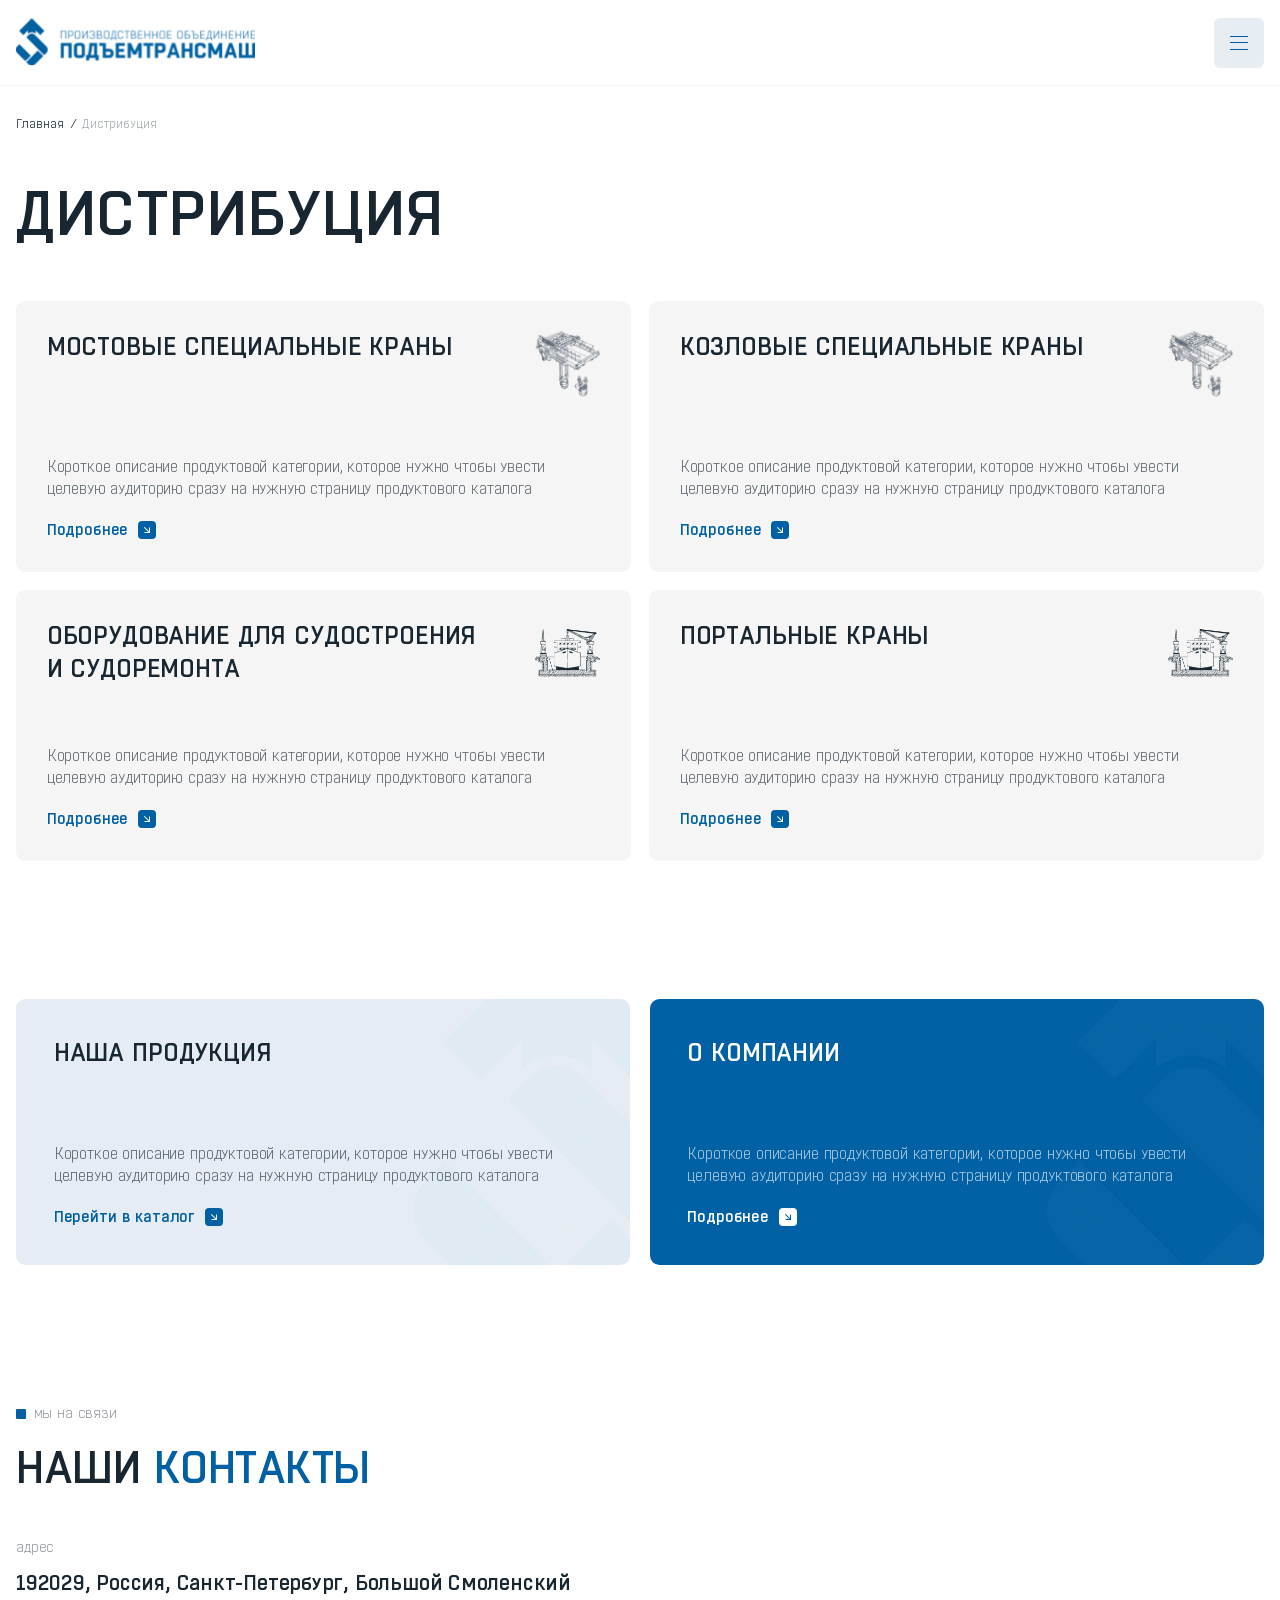
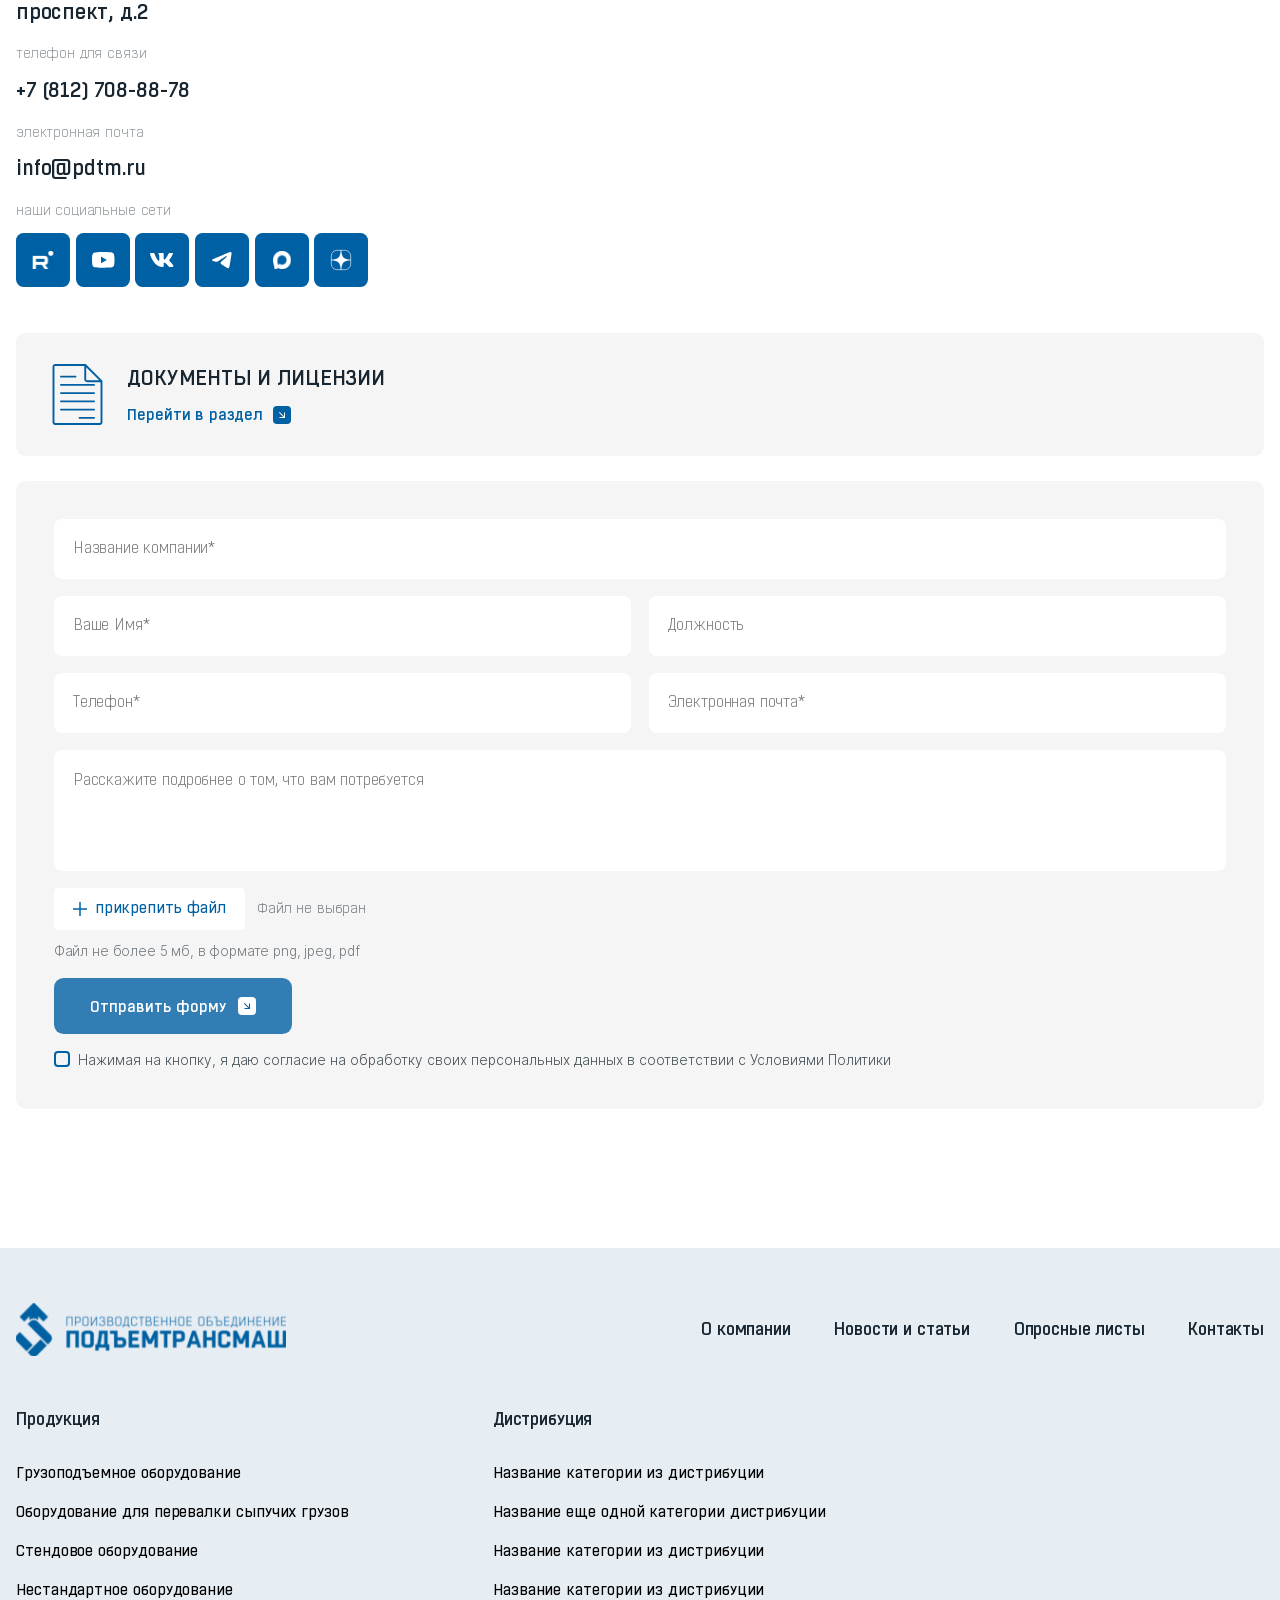
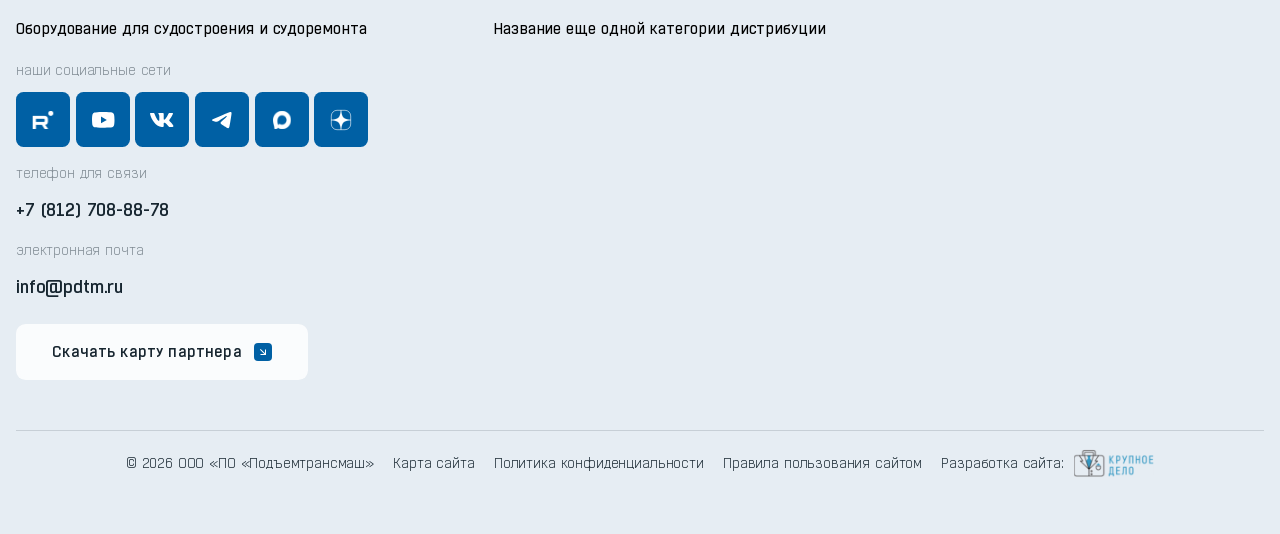
<file: distribution.html>
<!DOCTYPE html>
<html lang="ru">
    <head>
        <meta charset="UTF-8" />
        <meta name="viewport" content="width=device-width, initial-scale=1.0" />
        <title>Дистрибуция</title>
        <link rel="stylesheet" href="./css/fonts.css" />
        <link rel="stylesheet" href="./css/reset.css" />
        <link rel="stylesheet" href="./css/variables.css" />
        <link rel="stylesheet" href="./css/choices.min.css" />
        <link rel="stylesheet" href="./css/swiper-bundle.css" />
        <link rel="stylesheet" href="./css/glightbox.min.css" />
        <link rel="stylesheet" href="./css/simplebar.min.css" />
        <link rel="stylesheet" href="./css/template_styles.css" />
        <link rel="stylesheet" href="./css/styles.css" />
    </head>
    <body>
        <header class="header">
            <div class="container">
                <div class="header-main">
                    <a href="index.html" class="header-logo">
                        <img src="./images/logo.svg" alt="Логотип" width="246" height="48" />
                    </a>
                    <nav class="header-nav">
                        <ul>
                            <li>
                                <a href="products.html">Продукция</a>
                                <ul>
                                    <li><a href="category-product.html">Мостовые специальные краны</a></li>
                                    <li><a href="category-product.html">Козловые специальные краны</a></li>
                                    <li><a href="category-product.html">Судопогрузочные машины</a></li>
                                    <li><a href="category-product.html">Портальные краны</a></li>
                                    <li><a href="category-product.html">Вагоноопрокидыватели</a></li>
                                    <li><a href="category-product.html">Нестандартное оборудование</a></li>
                                    <li><a href="category-product.html">Реклаймеры</a></li>
                                    <li><a href="category-product.html">Модернизация и реконструкция ПТО</a></li>
                                </ul>
                            </li>
                            <li>
                                <a href="distribution.html">Дистрибуция</a>
                                <ul>
                                    <li><a href="category-distribution.html">Мостовые специальные краны</a></li>
                                    <li><a href="category-distribution.html">Козловые специальные краны</a></li>
                                    <li><a href="category-distribution.html">Оборудование для судостроения и судоремонта</a></li>
                                    <li><a href="category-distribution.html">Портальные краны</a></li>
                                </ul>
                            </li>
                            <li><a href="about.html">О компании</a></li>
                            <li><a href="news.html">Новости и статьи</a></li>
                            <li><a href="questionnaires.html">Опросные листы</a></li>
                            <li><a href="contacts.html">Контакты</a></li>
                        </ul>
                    </nav>
                    <div class="header-additional">
                        <div class="header-contacts">
                            <button type="button" class="header-contacts__open-btn" aria-label="Открыть контакты">Связаться с нами</button>
                            <ul class="header-contacts__list">
                                <li><a href="tel:+7 (812) 708-08-78">+7 (812) 708-08-78</a></li>
                                <li><a href="mailto:info@pdtm.ru">info@pdtm.ru</a></li>
                            </ul>
                        </div>
                        <div class="header-lang custom-select">
                            <select data-select>
                                <option value="ru" data-url="#!" selected>RU</option>
                                <option value="en" data-url="#!">EN</option>
                                <option value="de" data-url="#!">DE</option>
                            </select>
                        </div>
                    </div>
                    <button type="button" class="header-burger">
                        <span></span>
                        <span></span>
                        <span></span>
                    </button>
                </div>
                <div class="header-mobile" hidden aria-label="Мобильное меню">
                    <div class="header-mobile__wrapper">
                        <nav class="header-mobile__menu hidden-scroll">
                            <ul>
                                <li>
                                    <a href="products.html">Продукция</a>
                                    <button type="button" class="header-mobile__open-btn" aria-label="Открыть подменю каталога">
                                        <span class="visually-hidden">Открыть подменю</span>
                                    </button>
                                    <ul>
                                        <li><a href="category-product.html">Мостовые специальные краны</a></li>
                                        <li><a href="category-product.html">Козловые специальные краны</a></li>
                                        <li><a href="category-product.html">Судопогрузочные машины</a></li>
                                        <li><a href="category-product.html">Портальные краны</a></li>
                                        <li><a href="category-product.html">Вагоноопрокидыватели</a></li>
                                        <li><a href="category-product.html">Нестандартное оборудование</a></li>
                                        <li><a href="category-product.html">Реклаймеры</a></li>
                                        <li><a href="category-product.html">Модернизация и реконструкция ПТО</a></li>
                                        <li><a href="products.html">Вся продукция</a></li>
                                    </ul>
                                </li>
                                <li>
                                    <a href="distribution.html">Дистрибуция</a>
                                    <button type="button" class="header-mobile__open-btn" aria-label="Открыть подменю каталога">
                                        <span class="visually-hidden">Открыть подменю</span>
                                    </button>
                                    <ul>
                                        <li><a href="category-distribution.html">Мостовые специальные краны</a></li>
                                        <li><a href="category-distribution.html">Козловые специальные краны</a></li>
                                        <li><a href="category-distribution.html">Оборудование для судостроения и судоремонта</a></li>
                                        <li><a href="category-distribution.html">Портальные краны</a></li>
                                    </ul>
                                </li>
                                <li><a href="about.html">О компании</a></li>
                                <li><a href="news.html">Новости и статьи</a></li>
                                <li><a href="questionnaires.html">Опросные листы</a></li>
                                <li><a href="contacts.html">Контакты</a></li>
                            </ul>
                        </nav>
                        <div class="header-mobile__bottom">
                            <a href="" download class="base-button blue-button header-mobile__download"><span>Скачать карту партнера</span><i></i></a>
                            <div class="header-lang mobile-lang custom-select">
                                <select data-select>
                                    <option value="ru" data-url="#!" selected>RU</option>
                                    <option value="en" data-url="#!">EN</option>
                                    <option value="de" data-url="#!">DE</option>
                                </select>
                            </div>
                        </div>
                    </div>
                </div>
            </div>
        </header>
        <main class="main">
            <!-- Хлебные крошки  -->
            <section class="breadcrumbs">
                <div class="container">
                    <nav class="breadcrumbs-nav" aria-label="Хлебные крошки">
                        <ul class="breadcrumbs-list">
                            <li><a href="./index.html">Главная</a></li>
                            <li><span>Дистрибуция</span></li>
                        </ul>
                    </nav>
                    <button type="button" class="breadcrumbs-back" onclick="history.back()">Назад</button>
                </div>
            </section>

            <!-- Дистрибуция -->
            <section class="section">
                <div class="container">
                    <h1 class="title-1 page-title">Дистрибуция</h1>
                    <div class="blocks blocks-col-2 blocks-col-grid">
                        <!-- 1 ряд: 3 одинаковых блока -->
                        <!-- классы block-bg-1, block-bg-2, block-bg-3 отвечают за цвет фона блока  -->
                        <!-- block-bg-1 - #e6edf3; -->
                        <!-- block-bg-2 - #f5f5f5; -->
                        <!-- block-bg-3 - #0060a4; -->
                        <div class="block block-bg-2">
                            <div class="block-header">
                                <h3 class="block-header__title title-3">Мостовые специальные краны</h3>
                                <div class="block-header__icon">
                                    <!-- выводить, если есть темная иконка  -->
                                    <div class="block-header__icon-black">
                                        <img src="./images/block-icon-1-black.svg" alt="Иконка" width="68" height="68" />
                                    </div>
                                    <!-- выводить, если есть светлая иконка  -->
                                    <div class="block-header__icon-white">
                                        <img src="./images/block-icon-1-white.svg" alt="Иконка" width="68" height="68" />
                                    </div>
                                </div>
                            </div>
                            <div class="block-body">
                                <div class="block-body__text">
                                    <p>Короткое описание продуктовой категории, которое нужно чтобы увести целевую аудиторию сразу на нужную страницу продуктового каталога</p>
                                </div>
                                <a href="" class="link block-body__link"><span>Подробнее</span><i></i></a>
                            </div>
                        </div>
                        <div class="block block-bg-2">
                            <div class="block-header">
                                <h3 class="block-header__title title-3">Козловые специальные краны</h3>
                                <div class="block-header__icon">
                                    <!-- выводить, если есть темная иконка  -->
                                    <div class="block-header__icon-black">
                                        <img src="./images/block-icon-1-black.svg" alt="Иконка" width="68" height="68" />
                                    </div>
                                    <!-- выводить, если есть светлая иконка  -->
                                    <div class="block-header__icon-white">
                                        <img src="./images/block-icon-1-white.svg" alt="Иконка" width="68" height="68" />
                                    </div>
                                </div>
                            </div>
                            <div class="block-body">
                                <div class="block-body__text">
                                    <p>Короткое описание продуктовой категории, которое нужно чтобы увести целевую аудиторию сразу на нужную страницу продуктового каталога</p>
                                </div>
                                <a href="" class="link block-body__link"><span>Подробнее</span><i></i></a>
                            </div>
                        </div>
                        <div class="block block-bg-2">
                            <div class="block-header">
                                <h3 class="block-header__title title-3">Оборудование для судостроения и&nbsp;судоремонта</h3>
                                <div class="block-header__icon">
                                    <!-- выводить, если есть темная иконка  -->
                                    <div class="block-header__icon-black">
                                        <img src="./images/block-icon-3-black.svg" alt="Иконка" width="68" height="68" />
                                    </div>
                                    <!-- выводить, если есть светлая иконка  -->
                                    <div class="block-header__icon-white">
                                        <img src="./images/block-icon-3-white.svg" alt="Иконка" width="68" height="68" />
                                    </div>
                                </div>
                            </div>
                            <div class="block-body">
                                <div class="block-body__text">
                                    <p>Короткое описание продуктовой категории, которое нужно чтобы увести целевую аудиторию сразу на нужную страницу продуктового каталога</p>
                                </div>
                                <a href="" class="link block-body__link"><span>Подробнее</span><i></i></a>
                            </div>
                        </div>
                        <div class="block block-bg-2">
                            <div class="block-header">
                                <h3 class="block-header__title title-3">Портальные краны</h3>
                                <div class="block-header__icon">
                                    <!-- выводить, если есть темная иконка  -->
                                    <div class="block-header__icon-black">
                                        <img src="./images/block-icon-3-black.svg" alt="Иконка" width="68" height="68" />
                                    </div>
                                    <!-- выводить, если есть светлая иконка  -->
                                    <div class="block-header__icon-white">
                                        <img src="./images/block-icon-3-white.svg" alt="Иконка" width="68" height="68" />
                                    </div>
                                </div>
                            </div>
                            <div class="block-body">
                                <div class="block-body__text">
                                    <p>Короткое описание продуктовой категории, которое нужно чтобы увести целевую аудиторию сразу на нужную страницу продуктового каталога</p>
                                </div>
                                <a href="" class="link block-body__link"><span>Подробнее</span><i></i></a>
                            </div>
                        </div>
                    </div>
                </div>
            </section>

            <section class="section">
                <div class="container">
                    <div class="blocks blocks-col-2">
                        <div class="block block-bg-1 block-lg" data-lazy-desktop="./images/block-lg-2-desktop.webp" data-lazy-mobile="./images/block-lg-2-mobile.webp">
                            <div class="block-header">
                                <h3 class="block-header__title title-3">Наша продукция</h3>
                            </div>
                            <div class="block-body">
                                <div class="block-body__text">
                                    <p>Короткое описание продуктовой категории, которое нужно чтобы увести целевую аудиторию сразу на нужную страницу продуктового каталога</p>
                                </div>
                                <a href="products.html" class="link block-body__link"><span>Перейти в каталог</span><i></i></a>
                            </div>
                        </div>
                        <div class="block block-bg-3 block-lg" data-lazy-desktop="./images/block-lg-1-desktop.webp" data-lazy-mobile="./images/block-lg-1-mobile.webp">
                            <div class="block-header">
                                <h3 class="block-header__title title-3">О компании</h3>
                            </div>
                            <div class="block-body">
                                <div class="block-body__text">
                                    <p>Короткое описание продуктовой категории, которое нужно чтобы увести целевую аудиторию сразу на нужную страницу продуктового каталога</p>
                                </div>
                                <a href="about.html" class="link block-body__link"><span>Подробнее</span><i></i></a>
                            </div>
                        </div>
                    </div>
                </div>
            </section>

            <!-- Наши контакты -->
            <section class="section" id="contacts">
                <div class="container">
                    <div class="grid-2">
                        <div class="contacts">
                            <div class="title-column contacts-title">
                                <p class="subtitle">мы на связи</p>
                                <h2 class="title-2">Наши <strong>контакты</strong></h2>
                            </div>
                            <ul class="contacts-info">
                                <li>
                                    <p>адрес</p>
                                    <address>192029, Россия, Санкт-Петербург, Большой Смоленский проспект, д.2</address>
                                </li>
                                <li>
                                    <p>телефон для связи</p>
                                    <a href="tel:+7 (812) 708-88-78">+7 (812) 708-88-78</a>
                                </li>
                                <li>
                                    <p>электронная почта</p>
                                    <a href="mailto:info@pdtm.ru">info@pdtm.ru</a>
                                </li>
                                <li>
                                    <p>наши социальные сети</p>
                                    <ul class="contacts-info__socials">
                                        <li>
                                            <a href="https://rutube.ru" target="_blank" rel="noopener noreferrer" aria-label="Перейти на наш канал Rutube">
                                                <img src="./images/rutube.svg" alt="Иконка Rutube" width="24" height="24" loading="lazy" />
                                            </a>
                                        </li>
                                        <li>
                                            <a href="https://youtube.com" target="_blank" rel="noopener noreferrer" aria-label="Перейти на наш канал YouTube">
                                                <img src="./images/youtube.svg" alt="Иконка YouTube" width="24" height="24" loading="lazy" />
                                            </a>
                                        </li>
                                        <li>
                                            <a href="https://vk.ru" target="_blank" rel="noopener noreferrer" aria-label="Перейти на наш канал Vk">
                                                <img src="./images/vk.svg" alt="Иконка Vk" width="24" height="24" loading="lazy" />
                                            </a>
                                        </li>
                                        <li>
                                            <a href="https://telegram.com" target="_blank" rel="noopener noreferrer" aria-label="Перейти на наш канал Telegram">
                                                <img src="./images/telegram.svg" alt="Иконка Telegram" width="24" height="24" loading="lazy" />
                                            </a>
                                        </li>
                                        <li>
                                            <a href="https://max.ru" target="_blank" rel="noopener noreferrer" aria-label="Перейти на наш канал Max">
                                                <img src="./images/max.svg" alt="Иконка Max" width="24" height="24" loading="lazy" />
                                            </a>
                                        </li>
                                        <li>
                                            <a href="https://dzen.ru" target="_blank" rel="noopener noreferrer" aria-label="Перейти на наш канал Dzen">
                                                <img src="./images/dzen.svg" alt="Иконка Dzen" width="24" height="24" loading="lazy" />
                                            </a>
                                        </li>
                                    </ul>
                                </li>
                            </ul>
                            <div class="contacts-document">
                                <div class="contacts-document__icon">
                                    <img src="./images/document.svg" alt="Иконка документа" width="64" height="64" loading="lazy" />
                                </div>
                                <div class="contacts-document__content">
                                    <h3 class="title-4 contacts-document__title">Документы и лицензии</h3>
                                    <a href="documents-credentials.html" class="link contacts-document__link"><span>Перейти в раздел</span><i></i></a>
                                </div>
                            </div>
                        </div>
                        <form class="form">
                            <div class="form-inner">
                                <label for="company" class="visually-hidden">Название компании</label>
                                <input type="text" name="company" id="company" placeholder="Название компании*" required />
                                <!-- выводить, если есть ошибка  -->
                                <!-- <span class="form-error">Текст ошибки</span> -->
                            </div>
                            <div class="form-grid">
                                <div class="form-inner">
                                    <label for="name" class="visually-hidden">Ваше Имя</label>
                                    <input type="text" name="name" id="name" placeholder="Ваше Имя*" required />
                                    <!-- выводить, если есть ошибка  -->
                                    <!-- <span class="form-error">Текст ошибки</span> -->
                                </div>
                                <div class="form-inner">
                                    <label for="job_title" class="visually-hidden">Должность</label>
                                    <input type="text" name="job_title" id="job_title" placeholder="Должность" />
                                </div>
                            </div>
                            <div class="form-grid">
                                <div class="form-inner">
                                    <label for="phone" class="visually-hidden">Телефон*</label>
                                    <input type="text" name="phone" id="phone" placeholder="Телефон*" required />
                                    <!-- выводить, если есть ошибка  -->
                                    <!-- <span class="form-error">Текст ошибки</span> -->
                                </div>
                                <div class="form-inner">
                                    <label for="email" class="visually-hidden">Электронная почта*</label>
                                    <input type="email" name="email" id="email" placeholder="Электронная почта*" required />
                                    <!-- выводить, если есть ошибка  -->
                                    <!-- <span class="form-error">Текст ошибки</span> -->
                                </div>
                            </div>
                            <div class="form-inner">
                                <label for="message" class="visually-hidden">Расскажите подробнее о том, что вам потребуется</label>
                                <textarea id="message" name="message" placeholder="Расскажите подробнее о том, что вам потребуется"></textarea>
                            </div>
                            <div class="form-file">
                                <div class="form-file__inner">
                                    <div class="form-file__btn">
                                        <input type="file" name="file" id="file" accept=".png, .jpeg, .pdf" />
                                        <button type="button">прикрепить файл</button>
                                    </div>
                                    <p class="form-file__name">Файл не выбран</p>
                                </div>
                                <p class="form-file__warning">Файл не более 5 мб, в формате png, jpeg, pdf</p>
                                <!-- выводить, если есть ошибка  -->
                                <!-- <span class="form-error">Текст ошибки</span> -->
                            </div>
                            <button type="submit" class="base-button blue-button form-button"><span>Отправить форму</span><i></i></button>
                            <div class="form-checkbox">
                                <input type="checkbox" name="checkbox" id="checkbox" required />
                                <label for="checkbox">Нажимая на кнопку, я даю согласие на обработку своих персональных данных в соответствии с&nbsp;<a href="policy.html">Условиями Политики</a></label>
                                <!-- выводить, если есть ошибка  -->
                                <!-- <span class="form-error">Текст ошибки</span> -->
                            </div>
                        </form>
                    </div>
                </div>
            </section>
        </main>
        <footer class="footer">
            <div class="container">
                <div class="footer-inner">
                    <div class="footer-top">
                        <a href="index.html" class="footer-top__logo">
                            <img src="./images/logo.svg" alt="Логотип" width="287" height="56" loading="lazy" />
                        </a>
                        <nav class="footer-top__menu">
                            <ul>
                                <li><a href="about.html">О компании</a></li>
                                <li><a href="news.html">Новости и статьи</a></li>
                                <li><a href="questionnaires.html">Опросные листы</a></li>
                                <li><a href="contacts.html">Контакты</a></li>
                            </ul>
                        </nav>
                    </div>
                    <div class="footer-center">
                        <div class="footer-center__navs">
                            <nav class="footer-center__nav">
                                <p class="footer-center__nav-title">Продукция</p>
                                <ul class="footer-center__nav-list">
                                    <li><a href="category-product.html">Грузоподъемное оборудование</a></li>
                                    <li><a href="category-product.html">Оборудование для перевалки сыпучих грузов</a></li>
                                    <li><a href="category-product.html">Стендовое оборудование</a></li>
                                    <li><a href="category-product.html">Нестандартное оборудование</a></li>
                                    <li><a href="category-product.html">Оборудование для судостроения и судоремонта</a></li>
                                </ul>
                            </nav>
                            <nav class="footer-center__nav">
                                <p class="footer-center__nav-title">Дистрибуция</p>
                                <ul class="footer-center__nav-list">
                                    <li><a href="category-distribution.html">Название категории из дистрибуции</a></li>
                                    <li><a href="category-distribution.html">Название еще одной категории дистрибуции</a></li>
                                    <li><a href="category-distribution.html">Название категории из дистрибуции</a></li>
                                    <li><a href="category-distribution.html">Название категории из дистрибуции</a></li>
                                    <li><a href="category-distribution.html">Название еще одной категории дистрибуции</a></li>
                                </ul>
                            </nav>
                        </div>

                        <ul class="footer-center__contacts">
                            <li>
                                <p class="footer-center__contacts-title">наши социальные сети</p>
                                <ul class="footer-center__socials">
                                    <li>
                                        <a href="https://rutube.ru" target="_blank" rel="noopener noreferrer" aria-label="Перейти на наш канал Rutube">
                                            <img src="./images/rutube.svg" alt="Иконка Rutube" width="24" height="24" loading="lazy" />
                                        </a>
                                    </li>
                                    <li>
                                        <a href="https://youtube.com" target="_blank" rel="noopener noreferrer" aria-label="Перейти на наш канал YouTube">
                                            <img src="./images/youtube.svg" alt="Иконка YouTube" width="24" height="24" loading="lazy" />
                                        </a>
                                    </li>
                                    <li>
                                        <a href="https://vk.ru" target="_blank" rel="noopener noreferrer" aria-label="Перейти на наш канал Vk">
                                            <img src="./images/vk.svg" alt="Иконка Vk" width="24" height="24" loading="lazy" />
                                        </a>
                                    </li>
                                    <li>
                                        <a href="https://telegram.com" target="_blank" rel="noopener noreferrer" aria-label="Перейти на наш канал Telegram">
                                            <img src="./images/telegram.svg" alt="Иконка Telegram" width="24" height="24" loading="lazy" />
                                        </a>
                                    </li>
                                    <li>
                                        <a href="https://max.ru" target="_blank" rel="noopener noreferrer" aria-label="Перейти на наш канал Max">
                                            <img src="./images/max.svg" alt="Иконка Max" width="24" height="24" loading="lazy" />
                                        </a>
                                    </li>
                                    <li>
                                        <a href="https://dzen.ru" target="_blank" rel="noopener noreferrer" aria-label="Перейти на наш канал Dzen">
                                            <img src="./images/dzen.svg" alt="Иконка Dzen" width="24" height="24" loading="lazy" />
                                        </a>
                                    </li>
                                </ul>
                            </li>
                            <li>
                                <p class="footer-center__contacts-title">телефон для связи</p>
                                <ul class="footer-center__contact">
                                    <li><a href="tel:+7 (812) 708-88-78">+7 (812) 708-88-78</a></li>
                                </ul>
                            </li>
                            <li>
                                <p class="footer-center__contacts-title">электронная почта</p>
                                <ul class="footer-center__contact">
                                    <li><a href="mailto:info@pdtm.ru">info@pdtm.ru</a></li>
                                </ul>
                            </li>
                            <li>
                                <a href="#!" download class="base-button white-button footer-center__download"><span>Скачать карту партнера</span><i></i></a>
                            </li>
                        </ul>
                    </div>
                    <div class="footer-bottom">
                        <p>© 2026 ООО «ПО «Подъемтрансмаш»</p>
                        <a href="#!" target="_blank" rel="noopener noreferrer">Карта сайта</a>
                        <a href="policy.html">Политика конфиденциальности</a>
                        <a href="terms-of-service.html">Правила пользования сайтом</a>
                        <div class="footer-bottom__developer">
                            <p>Разработка сайта:</p>
                            <a href="#!" target="_blank" rel="noopener noreferrer">
                                <img src="./images/developer-logo.svg" alt="Логотип Крупное Дело" width="83" height="30" loading="lazy" />
                            </a>
                        </div>
                    </div>
                </div>
            </div>
        </footer>

        <script src="./js/choices.min.js"></script>
        <script src="./js/simplebar.min.js"></script>
        <script src="./js/glightbox.min.js"></script>
        <script src="./js/swiper-bundle.min.js"></script>
        <script src="./js/index.js"></script>
    </body>
</html>
</file>
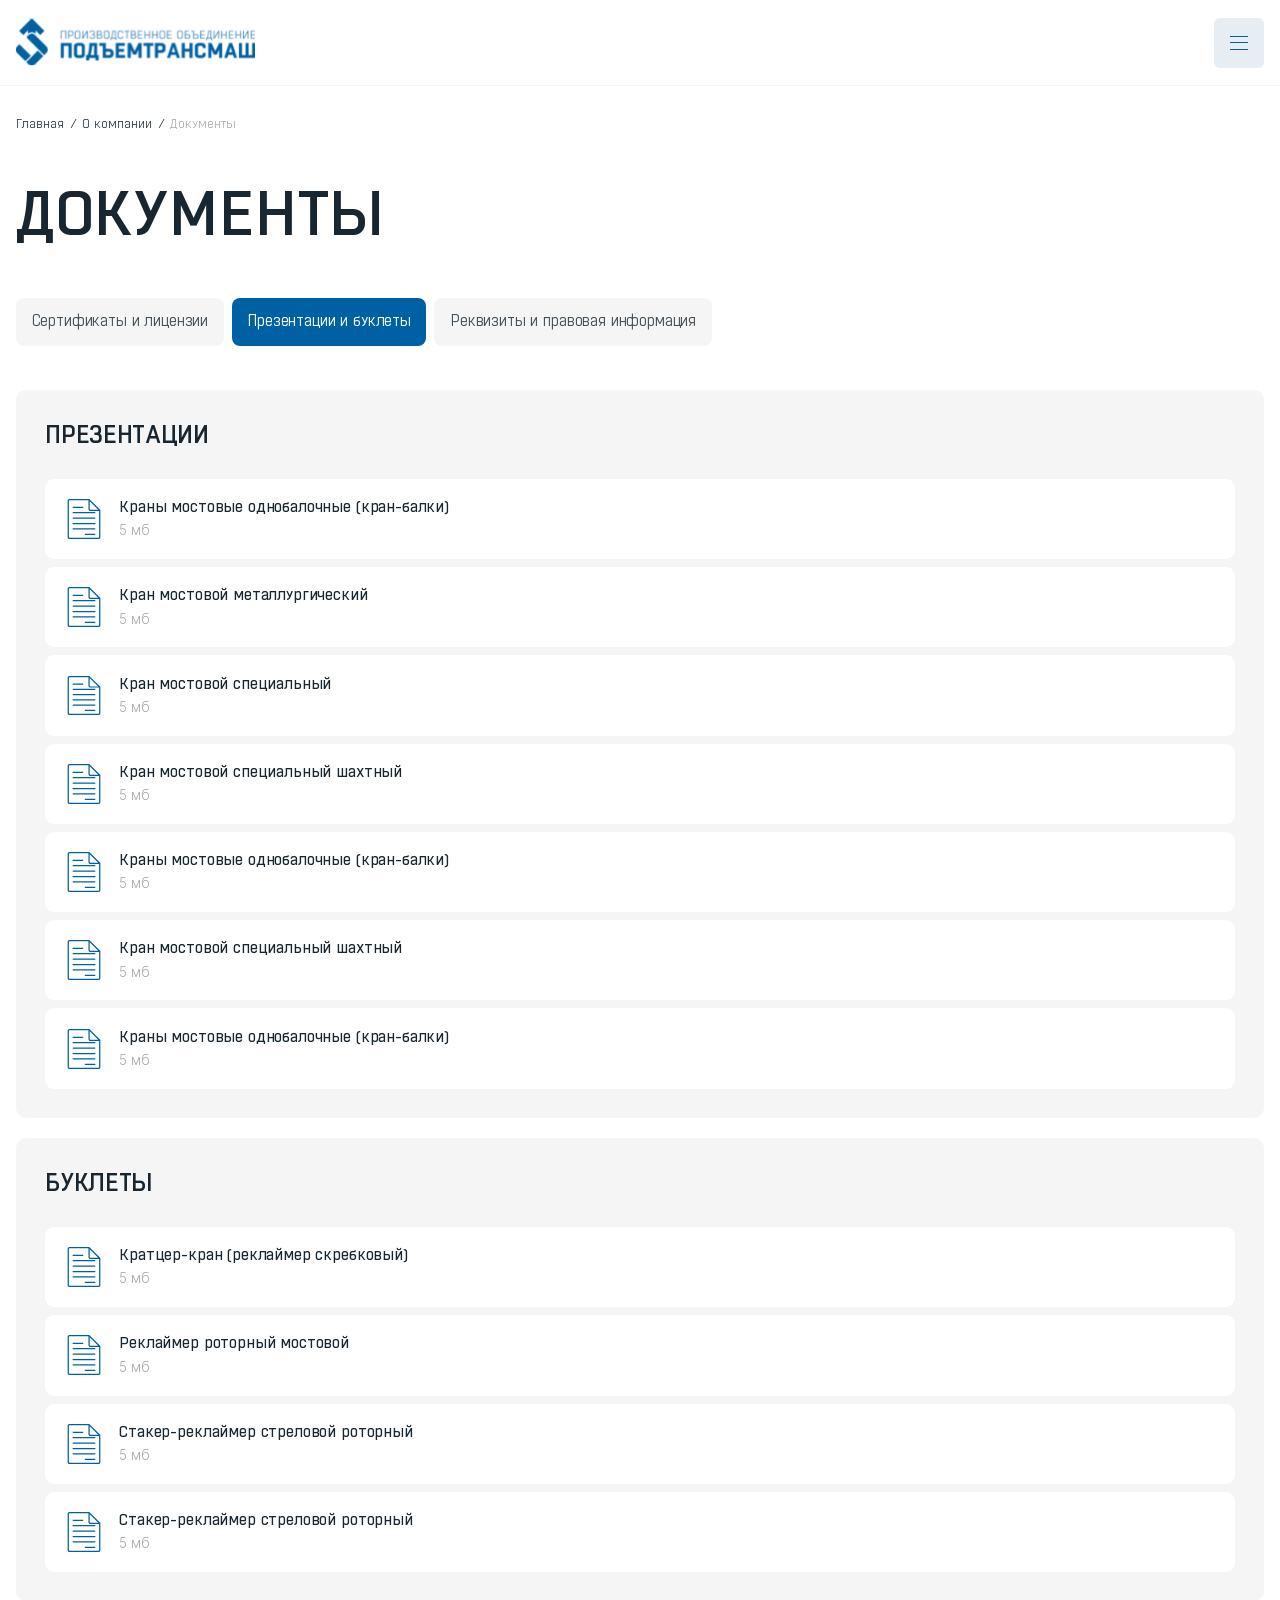
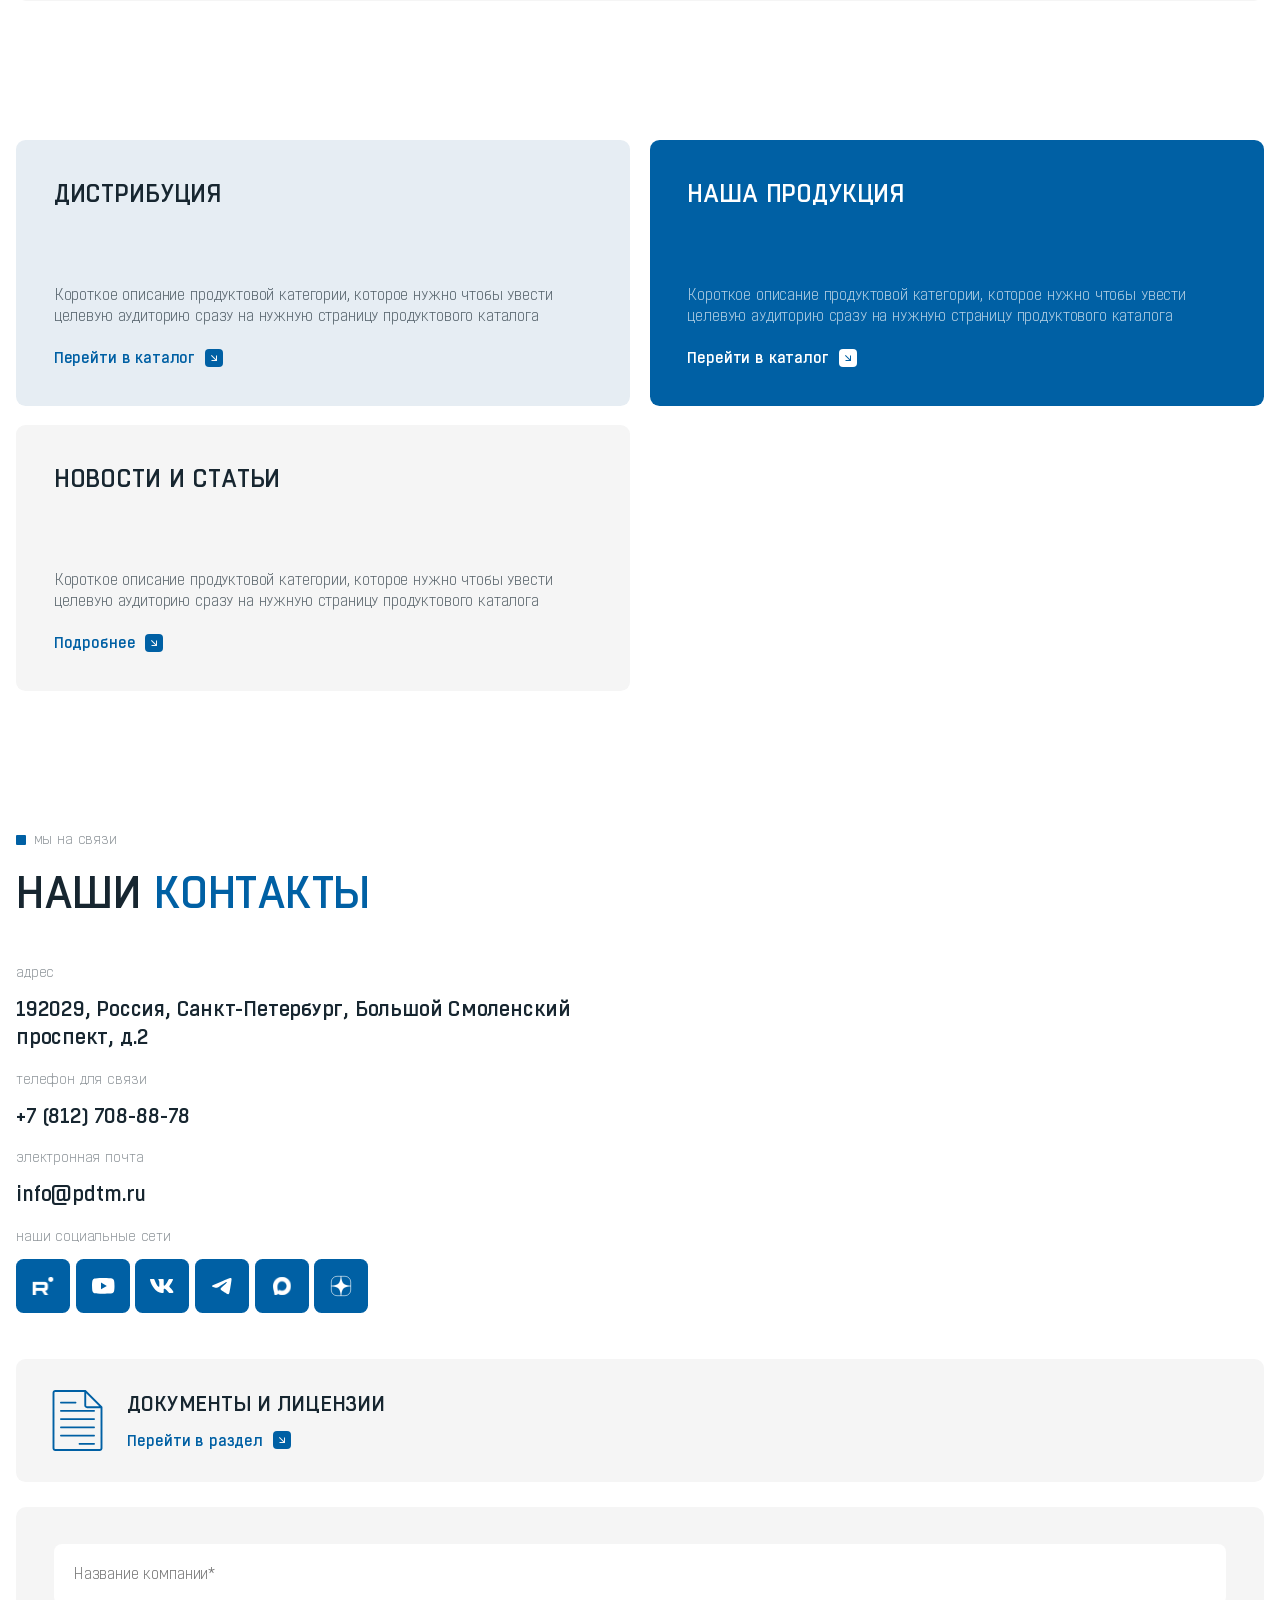
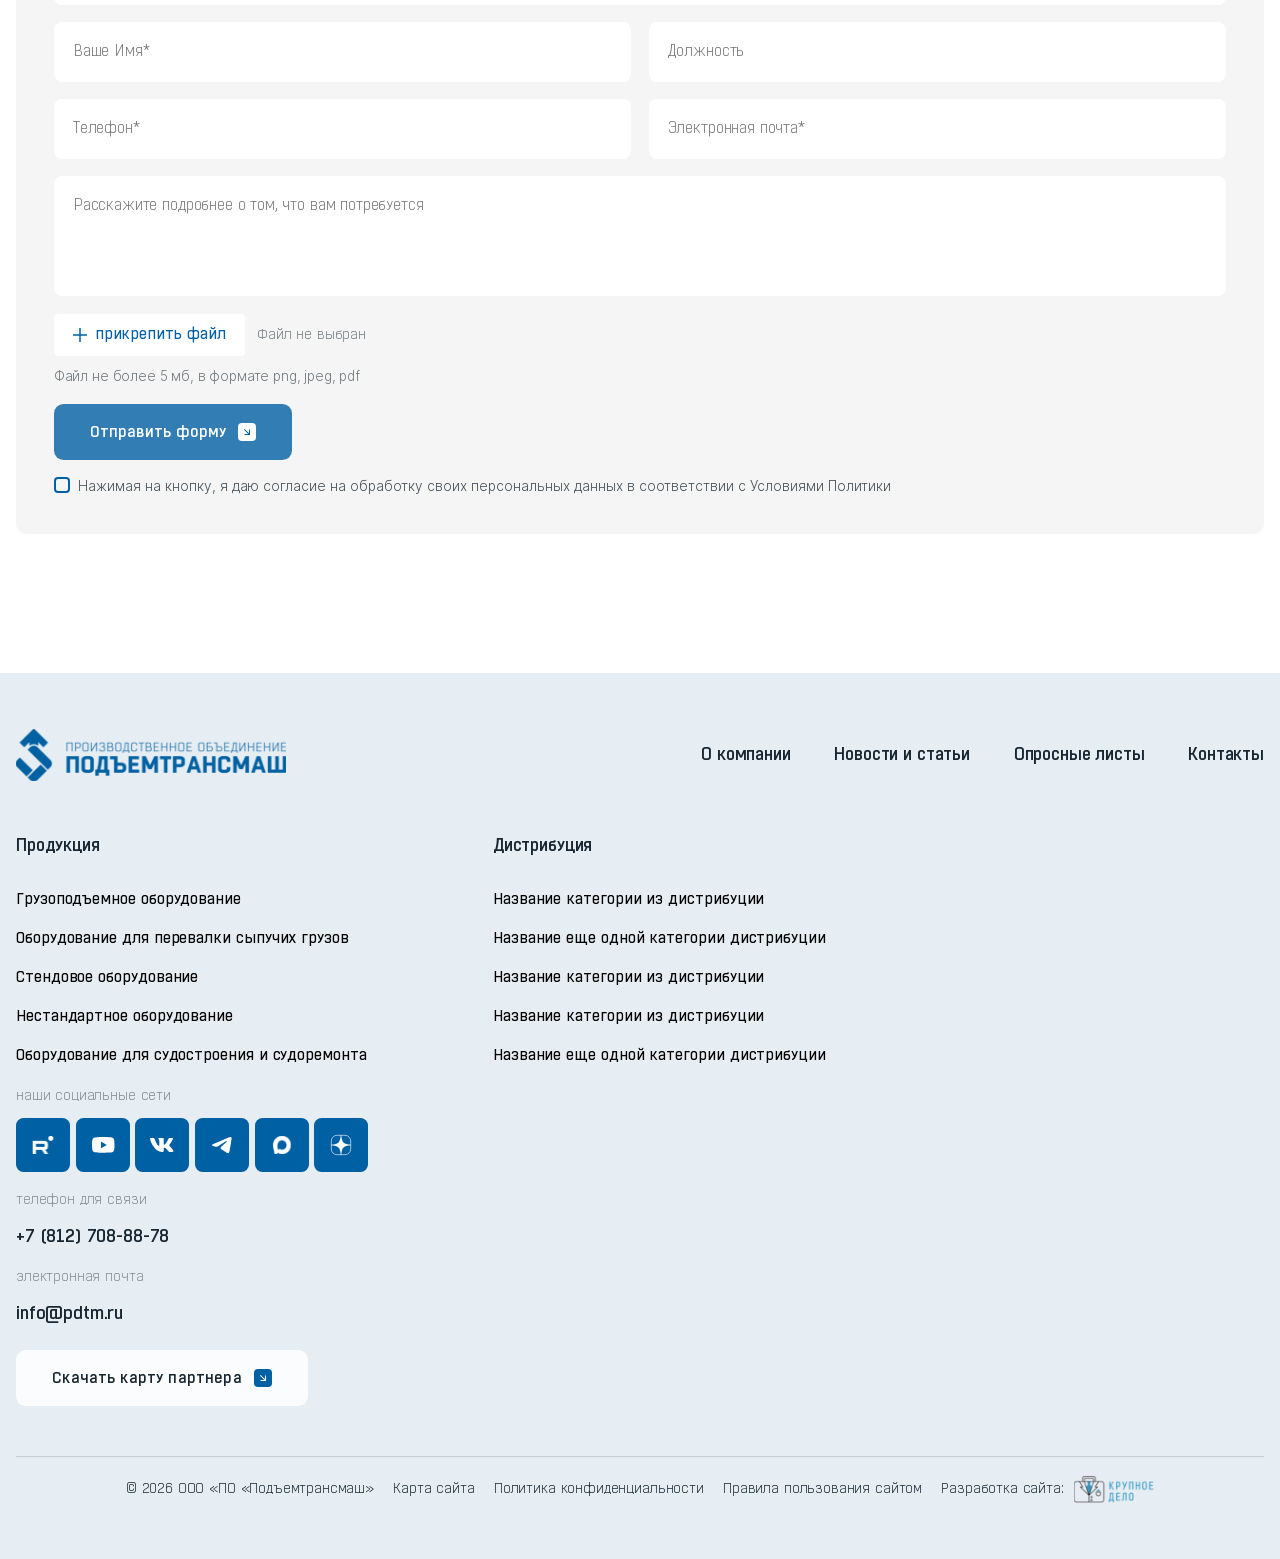
<file: documents-collateral.html>
<!DOCTYPE html>
<html lang="ru">
    <head>
        <meta charset="UTF-8" />
        <meta name="viewport" content="width=device-width, initial-scale=1.0" />
        <title>Документы</title>
        <link rel="stylesheet" href="./css/fonts.css" />
        <link rel="stylesheet" href="./css/reset.css" />
        <link rel="stylesheet" href="./css/variables.css" />
        <link rel="stylesheet" href="./css/choices.min.css" />
        <link rel="stylesheet" href="./css/swiper-bundle.css" />
        <link rel="stylesheet" href="./css/glightbox.min.css" />
        <link rel="stylesheet" href="./css/simplebar.min.css" />
        <link rel="stylesheet" href="./css/template_styles.css" />
        <link rel="stylesheet" href="./css/styles.css" />
    </head>
    <body>
        <header class="header">
            <div class="container">
                <div class="header-main">
                    <a href="index.html" class="header-logo">
                        <img src="./images/logo.svg" alt="Логотип" width="246" height="48" />
                    </a>
                    <nav class="header-nav">
                        <ul>
                            <li>
                                <a href="products.html">Продукция</a>
                                <ul>
                                    <li><a href="category-product.html">Мостовые специальные краны</a></li>
                                    <li><a href="category-product.html">Козловые специальные краны</a></li>
                                    <li><a href="category-product.html">Судопогрузочные машины</a></li>
                                    <li><a href="category-product.html">Портальные краны</a></li>
                                    <li><a href="category-product.html">Вагоноопрокидыватели</a></li>
                                    <li><a href="category-product.html">Нестандартное оборудование</a></li>
                                    <li><a href="category-product.html">Реклаймеры</a></li>
                                    <li><a href="category-product.html">Модернизация и реконструкция ПТО</a></li>
                                </ul>
                            </li>
                            <li>
                                <a href="distribution.html">Дистрибуция</a>
                                <ul>
                                    <li><a href="category-distribution.html">Мостовые специальные краны</a></li>
                                    <li><a href="category-distribution.html">Козловые специальные краны</a></li>
                                    <li><a href="category-distribution.html">Оборудование для судостроения и судоремонта</a></li>
                                    <li><a href="category-distribution.html">Портальные краны</a></li>
                                </ul>
                            </li>
                            <li><a href="about.html">О компании</a></li>
                            <li><a href="news.html">Новости и статьи</a></li>
                            <li><a href="questionnaires.html">Опросные листы</a></li>
                            <li><a href="contacts.html">Контакты</a></li>
                        </ul>
                    </nav>
                    <div class="header-additional">
                        <div class="header-contacts">
                            <button type="button" class="header-contacts__open-btn" aria-label="Открыть контакты">Связаться с нами</button>
                            <ul class="header-contacts__list">
                                <li><a href="tel:+7 (812) 708-08-78">+7 (812) 708-08-78</a></li>
                                <li><a href="mailto:info@pdtm.ru">info@pdtm.ru</a></li>
                            </ul>
                        </div>
                        <div class="header-lang custom-select">
                            <select data-select>
                                <option value="ru" data-url="#!" selected>RU</option>
                                <option value="en" data-url="#!">EN</option>
                                <option value="de" data-url="#!">DE</option>
                            </select>
                        </div>
                    </div>
                    <button type="button" class="header-burger">
                        <span></span>
                        <span></span>
                        <span></span>
                    </button>
                </div>
                <div class="header-mobile" hidden aria-label="Мобильное меню">
                    <div class="header-mobile__wrapper">
                        <nav class="header-mobile__menu hidden-scroll">
                            <ul>
                                <li>
                                    <a href="products.html">Продукция</a>
                                    <button type="button" class="header-mobile__open-btn" aria-label="Открыть подменю каталога">
                                        <span class="visually-hidden">Открыть подменю</span>
                                    </button>
                                    <ul>
                                        <li><a href="category-product.html">Мостовые специальные краны</a></li>
                                        <li><a href="category-product.html">Козловые специальные краны</a></li>
                                        <li><a href="category-product.html">Судопогрузочные машины</a></li>
                                        <li><a href="category-product.html">Портальные краны</a></li>
                                        <li><a href="category-product.html">Вагоноопрокидыватели</a></li>
                                        <li><a href="category-product.html">Нестандартное оборудование</a></li>
                                        <li><a href="category-product.html">Реклаймеры</a></li>
                                        <li><a href="category-product.html">Модернизация и реконструкция ПТО</a></li>
                                        <li><a href="products.html">Вся продукция</a></li>
                                    </ul>
                                </li>
                                <li>
                                    <a href="distribution.html">Дистрибуция</a>
                                    <button type="button" class="header-mobile__open-btn" aria-label="Открыть подменю каталога">
                                        <span class="visually-hidden">Открыть подменю</span>
                                    </button>
                                    <ul>
                                        <li><a href="category-distribution.html">Мостовые специальные краны</a></li>
                                        <li><a href="category-distribution.html">Козловые специальные краны</a></li>
                                        <li><a href="category-distribution.html">Оборудование для судостроения и судоремонта</a></li>
                                        <li><a href="category-distribution.html">Портальные краны</a></li>
                                    </ul>
                                </li>
                                <li><a href="about.html">О компании</a></li>
                                <li><a href="news.html">Новости и статьи</a></li>
                                <li><a href="questionnaires.html">Опросные листы</a></li>
                                <li><a href="contacts.html">Контакты</a></li>
                            </ul>
                        </nav>
                        <div class="header-mobile__bottom">
                            <a href="" download class="base-button blue-button header-mobile__download"><span>Скачать карту партнера</span><i></i></a>
                            <div class="header-lang mobile-lang custom-select">
                                <select data-select>
                                    <option value="ru" data-url="#!" selected>RU</option>
                                    <option value="en" data-url="#!">EN</option>
                                    <option value="de" data-url="#!">DE</option>
                                </select>
                            </div>
                        </div>
                    </div>
                </div>
            </div>
        </header>
        <main class="main">
            <!-- Хлебные крошки  -->
            <section class="breadcrumbs">
                <div class="container">
                    <nav class="breadcrumbs-nav" aria-label="Хлебные крошки">
                        <ul class="breadcrumbs-list">
                            <li><a href="./index.html">Главная</a></li>
                            <li><a href="./about.html">О компании</a></li>
                            <li><span>Документы</span></li>
                        </ul>
                    </nav>
                    <button type="button" class="breadcrumbs-back" onclick="history.back()">Назад</button>
                </div>
            </section>

            <!-- Документы -->
            <section class="section">
                <div class="container">
                    <h1 class="title-1">Документы</h1>
                    <div class="swiper slider slider-tabs slider-visible">
                        <div class="swiper-wrapper">
                            <div class="swiper-slide">
                                <a href="documents-credentials.html" class="tabs-item">Сертификаты и лицензии</a>
                            </div>
                            <div class="swiper-slide">
                                <a href="documents-collateral.html" class="tabs-item active">Презентации и буклеты</a>
                            </div>
                            <div class="swiper-slide">
                                <a href="documents-legals.html" class="tabs-item">Реквизиты и правовая информация</a>
                            </div>
                        </div>
                    </div>
                    <div class="grid-2 documents documents-collateral">
                        <div class="documents-block">
                            <h2 class="title-3 documents-block__title">Презентации</h2>
                            <ul class="documents-list">
                                <li>
                                    <a href="#!" download="" class="document document-white">
                                        <div class="document-icon">
                                            <img src="./images/document.svg" alt="Иконка документа" width="46" height="46"/>
                                        </div>
                                        <div class="document-content">
                                            <h3 class="document-content__title">Краны мостовые однобалочные (кран-балки)</h3>
                                            <span class="document-content__size">5 мб</span>
                                        </div>
                                    </a>
                                </li>
                                <li>
                                    <a href="#!" download="" class="document document-white">
                                        <div class="document-icon">
                                            <img src="./images/document.svg" alt="Иконка документа" width="46" height="46"/>
                                        </div>
                                        <div class="document-content">
                                            <h3 class="document-content__title">Кран мостовой металлургический</h3>
                                            <span class="document-content__size">5 мб</span>
                                        </div>
                                    </a>
                                </li>
                                <li>
                                    <a href="#!" download="" class="document document-white">
                                        <div class="document-icon">
                                            <img src="./images/document.svg" alt="Иконка документа" width="46" height="46"/>
                                        </div>
                                        <div class="document-content">
                                            <h3 class="document-content__title">Кран мостовой специальный</h3>
                                            <span class="document-content__size">5 мб</span>
                                        </div>
                                    </a>
                                </li>
                                <li>
                                    <a href="#!" download="" class="document document-white">
                                        <div class="document-icon">
                                            <img src="./images/document.svg" alt="Иконка документа" width="46" height="46"/>
                                        </div>
                                        <div class="document-content">
                                            <h3 class="document-content__title">Кран мостовой специальный шахтный</h3>
                                            <span class="document-content__size">5 мб</span>
                                        </div>
                                    </a>
                                </li>
                                <li>
                                    <a href="#!" download="" class="document document-white">
                                        <div class="document-icon">
                                            <img src="./images/document.svg" alt="Иконка документа" width="46" height="46"/>
                                        </div>
                                        <div class="document-content">
                                            <h3 class="document-content__title">Краны мостовые однобалочные (кран-балки)</h3>
                                            <span class="document-content__size">5 мб</span>
                                        </div>
                                    </a>
                                </li>
                                <li>
                                    <a href="#!" download="" class="document document-white">
                                        <div class="document-icon">
                                            <img src="./images/document.svg" alt="Иконка документа" width="46" height="46"/>
                                        </div>
                                        <div class="document-content">
                                            <h3 class="document-content__title">Кран мостовой специальный шахтный</h3>
                                            <span class="document-content__size">5 мб</span>
                                        </div>
                                    </a>
                                </li>
                                <li>
                                    <a href="#!" download="" class="document document-white">
                                        <div class="document-icon">
                                            <img src="./images/document.svg" alt="Иконка документа" width="46" height="46"/>
                                        </div>
                                        <div class="document-content">
                                            <h3 class="document-content__title">Краны мостовые однобалочные (кран-балки)</h3>
                                            <span class="document-content__size">5 мб</span>
                                        </div>
                                    </a>
                                </li>
                            </ul>
                        </div>
                        <div class="documents-block">
                            <h2 class="title-3 documents-block__title">Буклеты</h2>
                            <ul class="documents-list">
                                <li>
                                    <a href="#!" download="" class="document document-white">
                                        <div class="document-icon">
                                            <img src="./images/document.svg" alt="Иконка документа" width="46" height="46"/>
                                        </div>
                                        <div class="document-content">
                                            <h3 class="document-content__title">Кратцер-кран (реклаймер скребковый)</h3>
                                            <span class="document-content__size">5 мб</span>
                                        </div>
                                    </a>
                                </li>
                                <li>
                                    <a href="#!" download="" class="document document-white">
                                        <div class="document-icon">
                                            <img src="./images/document.svg" alt="Иконка документа" width="46" height="46"/>
                                        </div>
                                        <div class="document-content">
                                            <h3 class="document-content__title">Реклаймер роторный мостовой</h3>
                                            <span class="document-content__size">5 мб</span>
                                        </div>
                                    </a>
                                </li>
                                <li>
                                    <a href="#!" download="" class="document document-white">
                                        <div class="document-icon">
                                            <img src="./images/document.svg" alt="Иконка документа" width="46" height="46"/>
                                        </div>
                                        <div class="document-content">
                                            <h3 class="document-content__title">Стакер-реклаймер стреловой роторный</h3>
                                            <span class="document-content__size">5 мб</span>
                                        </div>
                                    </a>
                                </li>
                                <li>
                                    <a href="#!" download="" class="document document-white">
                                        <div class="document-icon">
                                            <img src="./images/document.svg" alt="Иконка документа" width="46" height="46"/>
                                        </div>
                                        <div class="document-content">
                                            <h3 class="document-content__title">Стакер-реклаймер стреловой роторный</h3>
                                            <span class="document-content__size">5 мб</span>
                                        </div>
                                    </a>
                                </li>
                            </ul>
                        </div>
                    </div>
                </div>
            </section>

            <section class="section">
                <div class="container">
                    <div class="blocks blocks-col-3 blocks-col-gap">
                        <div class="block block-bg-1 block-lg" data-lazy-desktop="./images/block-lg-2-desktop.webp" data-lazy-mobile="./images/block-lg-2-mobile.webp">
                            <div class="block-header">
                                <h3 class="block-header__title title-3">Дистрибуция</h3>
                            </div>
                            <div class="block-body">
                                <div class="block-body__text">
                                    <p>Короткое описание продуктовой категории, которое нужно чтобы увести целевую аудиторию сразу на нужную страницу продуктового каталога</p>
                                </div>
                                <a href="distribution.html" class="link block-body__link"><span>Перейти в каталог</span><i></i></a>
                            </div>
                        </div>
                        <div class="block block-bg-3 block-lg" data-lazy-desktop="./images/block-lg-1-desktop.webp" data-lazy-mobile="./images/block-lg-1-mobile.webp">
                            <div class="block-header">
                                <h3 class="block-header__title title-3">наша продукция</h3>
                            </div>
                            <div class="block-body">
                                <div class="block-body__text">
                                    <p>Короткое описание продуктовой категории, которое нужно чтобы увести целевую аудиторию сразу на нужную страницу продуктового каталога</p>
                                </div>
                                <a href="products.html" class="link block-body__link"><span>Перейти в каталог</span><i></i></a>
                            </div>
                        </div>
                        <div class="block block-bg-2 block-lg" data-lazy-desktop="./images/block-lg-3-desktop.webp" data-lazy-mobile="./images/block-lg-3-mobile.webp">
                            <div class="block-header">
                                <h3 class="block-header__title title-3">Новости и статьи</h3>
                            </div>
                            <div class="block-body">
                                <div class="block-body__text">
                                    <p>Короткое описание продуктовой категории, которое нужно чтобы увести целевую аудиторию сразу на нужную страницу продуктового каталога</p>
                                </div>
                                <a href="products.html" class="link block-body__link"><span>Подробнее</span><i></i></a>
                            </div>
                        </div>
                    </div>
                </div>
            </section>

            <!-- Наши контакты -->
            <section class="section" id="contacts">
                <div class="container">
                    <div class="grid-2">
                        <div class="contacts">
                            <div class="title-column contacts-title">
                                <p class="subtitle">мы на связи</p>
                                <h2 class="title-2">Наши <strong>контакты</strong></h2>
                            </div>
                            <ul class="contacts-info">
                                <li>
                                    <p>адрес</p>
                                    <address>192029, Россия, Санкт-Петербург, Большой Смоленский проспект, д.2</address>
                                </li>
                                <li>
                                    <p>телефон для связи</p>
                                    <a href="tel:+7 (812) 708-88-78">+7 (812) 708-88-78</a>
                                </li>
                                <li>
                                    <p>электронная почта</p>
                                    <a href="mailto:info@pdtm.ru">info@pdtm.ru</a>
                                </li>
                                <li>
                                    <p>наши социальные сети</p>
                                    <ul class="contacts-info__socials">
                                        <li>
                                            <a href="https://rutube.ru" target="_blank" rel="noopener noreferrer" aria-label="Перейти на наш канал Rutube">
                                                <img src="./images/rutube.svg" alt="Иконка Rutube" width="24" height="24" loading="lazy" />
                                            </a>
                                        </li>
                                        <li>
                                            <a href="https://youtube.com" target="_blank" rel="noopener noreferrer" aria-label="Перейти на наш канал YouTube">
                                                <img src="./images/youtube.svg" alt="Иконка YouTube" width="24" height="24" loading="lazy" />
                                            </a>
                                        </li>
                                        <li>
                                            <a href="https://vk.ru" target="_blank" rel="noopener noreferrer" aria-label="Перейти на наш канал Vk">
                                                <img src="./images/vk.svg" alt="Иконка Vk" width="24" height="24" loading="lazy" />
                                            </a>
                                        </li>
                                        <li>
                                            <a href="https://telegram.com" target="_blank" rel="noopener noreferrer" aria-label="Перейти на наш канал Telegram">
                                                <img src="./images/telegram.svg" alt="Иконка Telegram" width="24" height="24" loading="lazy" />
                                            </a>
                                        </li>
                                        <li>
                                            <a href="https://max.ru" target="_blank" rel="noopener noreferrer" aria-label="Перейти на наш канал Max">
                                                <img src="./images/max.svg" alt="Иконка Max" width="24" height="24" loading="lazy" />
                                            </a>
                                        </li>
                                        <li>
                                            <a href="https://dzen.ru" target="_blank" rel="noopener noreferrer" aria-label="Перейти на наш канал Dzen">
                                                <img src="./images/dzen.svg" alt="Иконка Dzen" width="24" height="24" loading="lazy" />
                                            </a>
                                        </li>
                                    </ul>
                                </li>
                            </ul>
                            <div class="contacts-document">
                                <div class="contacts-document__icon">
                                    <img src="./images/document.svg" alt="Иконка документа" width="64" height="64" loading="lazy" />
                                </div>
                                <div class="contacts-document__content">
                                    <h3 class="title-4 contacts-document__title">Документы и лицензии</h3>
                                    <a href="documents-credentials.html" class="link contacts-document__link"><span>Перейти в раздел</span><i></i></a>
                                </div>
                            </div>
                        </div>
                        <form class="form">
                            <div class="form-inner">
                                <label for="company" class="visually-hidden">Название компании</label>
                                <input type="text" name="company" id="company" placeholder="Название компании*" required />
                                <!-- выводить, если есть ошибка  -->
                                <!-- <span class="form-error">Текст ошибки</span> -->
                            </div>
                            <div class="form-grid">
                                <div class="form-inner">
                                    <label for="name" class="visually-hidden">Ваше Имя</label>
                                    <input type="text" name="name" id="name" placeholder="Ваше Имя*" required />
                                    <!-- выводить, если есть ошибка  -->
                                    <!-- <span class="form-error">Текст ошибки</span> -->
                                </div>
                                <div class="form-inner">
                                    <label for="job_title" class="visually-hidden">Должность</label>
                                    <input type="text" name="job_title" id="job_title" placeholder="Должность" />
                                </div>
                            </div>
                            <div class="form-grid">
                                <div class="form-inner">
                                    <label for="phone" class="visually-hidden">Телефон*</label>
                                    <input type="text" name="phone" id="phone" placeholder="Телефон*" required />
                                    <!-- выводить, если есть ошибка  -->
                                    <!-- <span class="form-error">Текст ошибки</span> -->
                                </div>
                                <div class="form-inner">
                                    <label for="email" class="visually-hidden">Электронная почта*</label>
                                    <input type="email" name="email" id="email" placeholder="Электронная почта*" required />
                                    <!-- выводить, если есть ошибка  -->
                                    <!-- <span class="form-error">Текст ошибки</span> -->
                                </div>
                            </div>
                            <div class="form-inner">
                                <label for="message" class="visually-hidden">Расскажите подробнее о том, что вам потребуется</label>
                                <textarea id="message" name="message" placeholder="Расскажите подробнее о том, что вам потребуется"></textarea>
                            </div>
                            <div class="form-file">
                                <div class="form-file__inner">
                                    <div class="form-file__btn">
                                        <input type="file" name="file" id="file" accept=".png, .jpeg, .pdf" />
                                        <button type="button">прикрепить файл</button>
                                    </div>
                                    <p class="form-file__name">Файл не выбран</p>
                                </div>
                                <p class="form-file__warning">Файл не более 5 мб, в формате png, jpeg, pdf</p>
                                <!-- выводить, если есть ошибка  -->
                                <!-- <span class="form-error">Текст ошибки</span> -->
                            </div>
                            <button type="submit" class="base-button blue-button form-button"><span>Отправить форму</span><i></i></button>
                            <div class="form-checkbox">
                                <input type="checkbox" name="checkbox" id="checkbox" required />
                                <label for="checkbox">Нажимая на кнопку, я даю согласие на обработку своих персональных данных в соответствии с&nbsp;<a href="policy.html">Условиями Политики</a></label>
                                <!-- выводить, если есть ошибка  -->
                                <!-- <span class="form-error">Текст ошибки</span> -->
                            </div>
                        </form>
                    </div>
                </div>
            </section>
        </main>
        <footer class="footer">
            <div class="container">
                <div class="footer-inner">
                    <div class="footer-top">
                        <a href="index.html" class="footer-top__logo">
                            <img src="./images/logo.svg" alt="Логотип" width="287" height="56" loading="lazy" />
                        </a>
                        <nav class="footer-top__menu">
                            <ul>
                                <li><a href="about.html">О компании</a></li>
                                <li><a href="news.html">Новости и статьи</a></li>
                                <li><a href="questionnaires.html">Опросные листы</a></li>
                                <li><a href="contacts.html">Контакты</a></li>
                            </ul>
                        </nav>
                    </div>
                    <div class="footer-center">
                        <div class="footer-center__navs">
                            <nav class="footer-center__nav">
                                <p class="footer-center__nav-title">Продукция</p>
                                <ul class="footer-center__nav-list">
                                    <li><a href="category-product.html">Грузоподъемное оборудование</a></li>
                                    <li><a href="category-product.html">Оборудование для перевалки сыпучих грузов</a></li>
                                    <li><a href="category-product.html">Стендовое оборудование</a></li>
                                    <li><a href="category-product.html">Нестандартное оборудование</a></li>
                                    <li><a href="category-product.html">Оборудование для судостроения и судоремонта</a></li>
                                </ul>
                            </nav>
                            <nav class="footer-center__nav">
                                <p class="footer-center__nav-title">Дистрибуция</p>
                                <ul class="footer-center__nav-list">
                                    <li><a href="category-distribution.html">Название категории из дистрибуции</a></li>
                                    <li><a href="category-distribution.html">Название еще одной категории дистрибуции</a></li>
                                    <li><a href="category-distribution.html">Название категории из дистрибуции</a></li>
                                    <li><a href="category-distribution.html">Название категории из дистрибуции</a></li>
                                    <li><a href="category-distribution.html">Название еще одной категории дистрибуции</a></li>
                                </ul>
                            </nav>
                        </div>

                        <ul class="footer-center__contacts">
                            <li>
                                <p class="footer-center__contacts-title">наши социальные сети</p>
                                <ul class="footer-center__socials">
                                    <li>
                                        <a href="https://rutube.ru" target="_blank" rel="noopener noreferrer" aria-label="Перейти на наш канал Rutube">
                                            <img src="./images/rutube.svg" alt="Иконка Rutube" width="24" height="24" loading="lazy" />
                                        </a>
                                    </li>
                                    <li>
                                        <a href="https://youtube.com" target="_blank" rel="noopener noreferrer" aria-label="Перейти на наш канал YouTube">
                                            <img src="./images/youtube.svg" alt="Иконка YouTube" width="24" height="24" loading="lazy" />
                                        </a>
                                    </li>
                                    <li>
                                        <a href="https://vk.ru" target="_blank" rel="noopener noreferrer" aria-label="Перейти на наш канал Vk">
                                            <img src="./images/vk.svg" alt="Иконка Vk" width="24" height="24" loading="lazy" />
                                        </a>
                                    </li>
                                    <li>
                                        <a href="https://telegram.com" target="_blank" rel="noopener noreferrer" aria-label="Перейти на наш канал Telegram">
                                            <img src="./images/telegram.svg" alt="Иконка Telegram" width="24" height="24" loading="lazy" />
                                        </a>
                                    </li>
                                    <li>
                                        <a href="https://max.ru" target="_blank" rel="noopener noreferrer" aria-label="Перейти на наш канал Max">
                                            <img src="./images/max.svg" alt="Иконка Max" width="24" height="24" loading="lazy" />
                                        </a>
                                    </li>
                                    <li>
                                        <a href="https://dzen.ru" target="_blank" rel="noopener noreferrer" aria-label="Перейти на наш канал Dzen">
                                            <img src="./images/dzen.svg" alt="Иконка Dzen" width="24" height="24" loading="lazy" />
                                        </a>
                                    </li>
                                </ul>
                            </li>
                            <li>
                                <p class="footer-center__contacts-title">телефон для связи</p>
                                <ul class="footer-center__contact">
                                    <li><a href="tel:+7 (812) 708-88-78">+7 (812) 708-88-78</a></li>
                                </ul>
                            </li>
                            <li>
                                <p class="footer-center__contacts-title">электронная почта</p>
                                <ul class="footer-center__contact">
                                    <li><a href="mailto:info@pdtm.ru">info@pdtm.ru</a></li>
                                </ul>
                            </li>
                            <li>
                                <a href="#!" download class="base-button white-button footer-center__download"><span>Скачать карту партнера</span><i></i></a>
                            </li>
                        </ul>
                    </div>
                    <div class="footer-bottom">
                        <p>© 2026 ООО «ПО «Подъемтрансмаш»</p>
                        <a href="#!" target="_blank" rel="noopener noreferrer">Карта сайта</a>
                        <a href="policy.html">Политика конфиденциальности</a>
                        <a href="terms-of-service.html">Правила пользования сайтом</a>
                        <div class="footer-bottom__developer">
                            <p>Разработка сайта:</p>
                            <a href="#!" target="_blank" rel="noopener noreferrer">
                                <img src="./images/developer-logo.svg" alt="Логотип Крупное Дело" width="83" height="30" loading="lazy" />
                            </a>
                        </div>
                    </div>
                </div>
            </div>
        </footer>

        <script src="./js/choices.min.js"></script>
        <script src="./js/simplebar.min.js"></script>
        <script src="./js/glightbox.min.js"></script>
        <script src="./js/swiper-bundle.min.js"></script>
        <script src="./js/index.js"></script>
    </body>
</html>
</file>
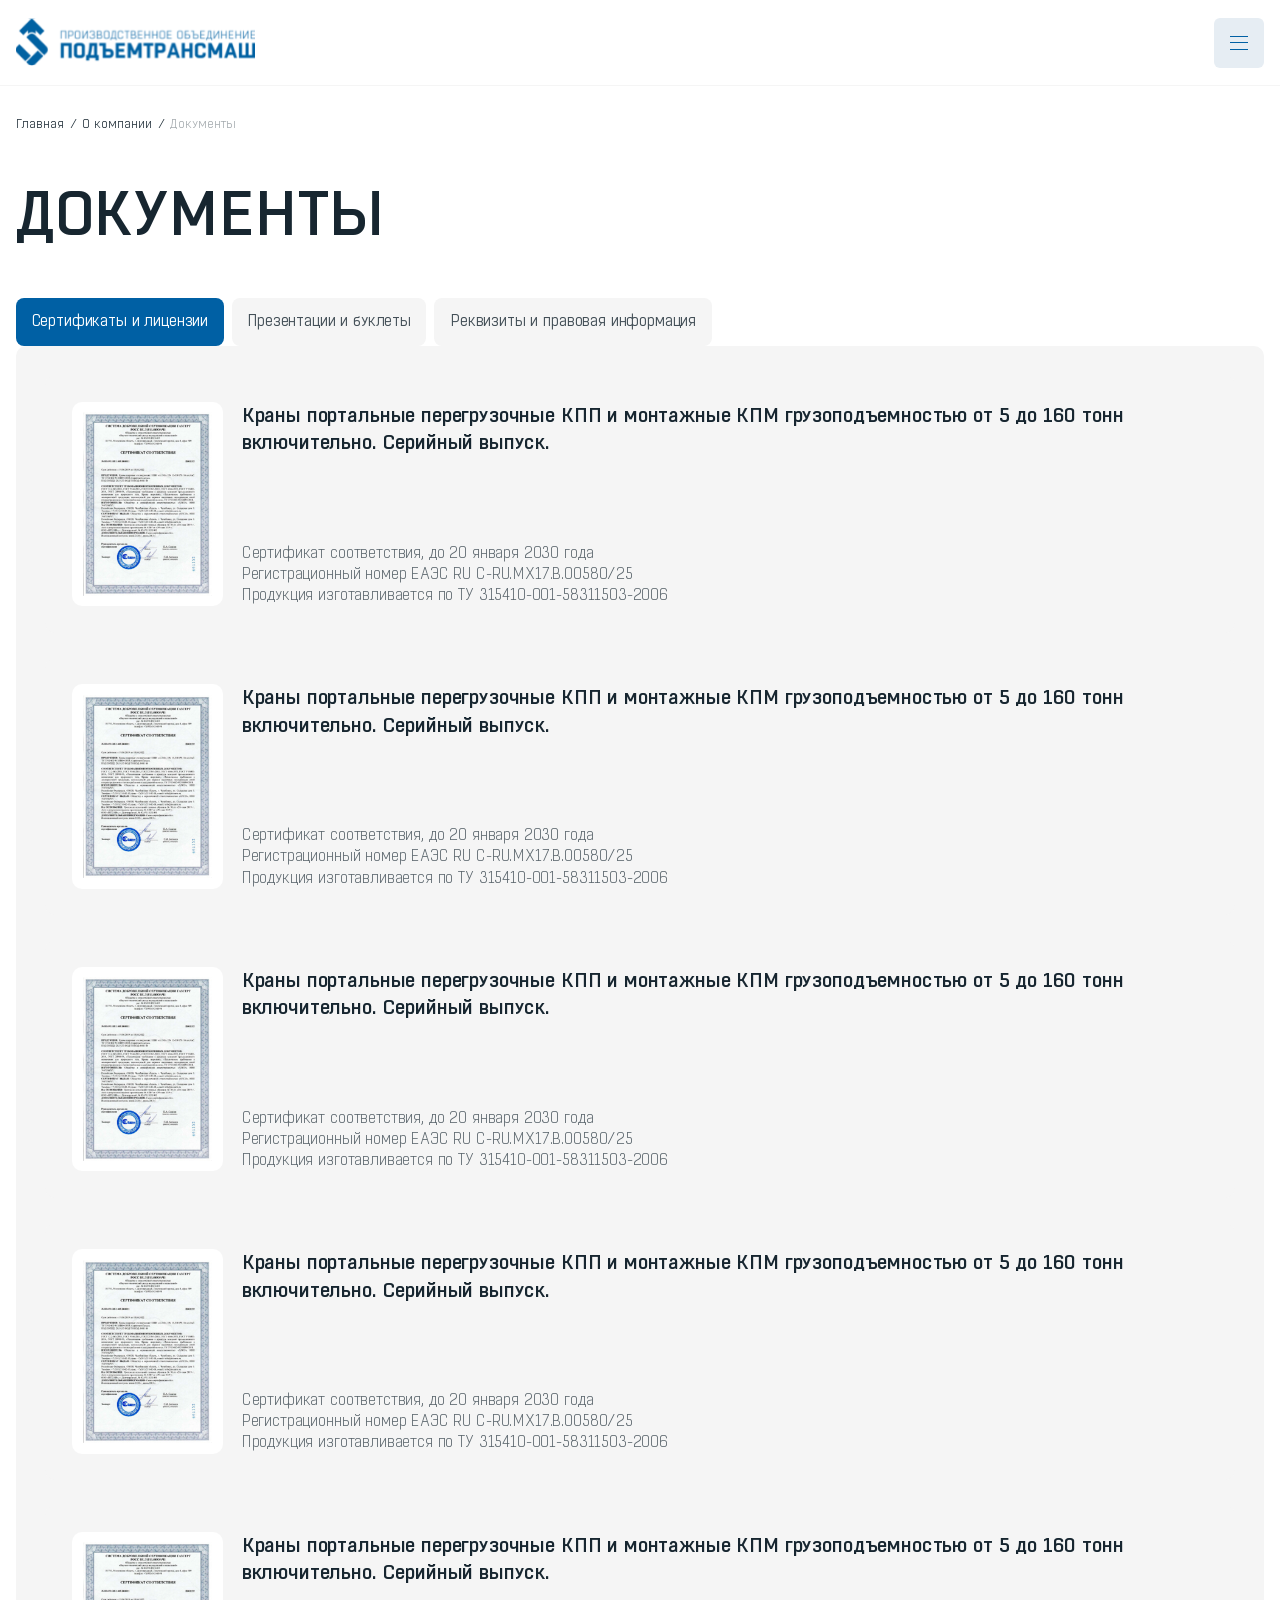
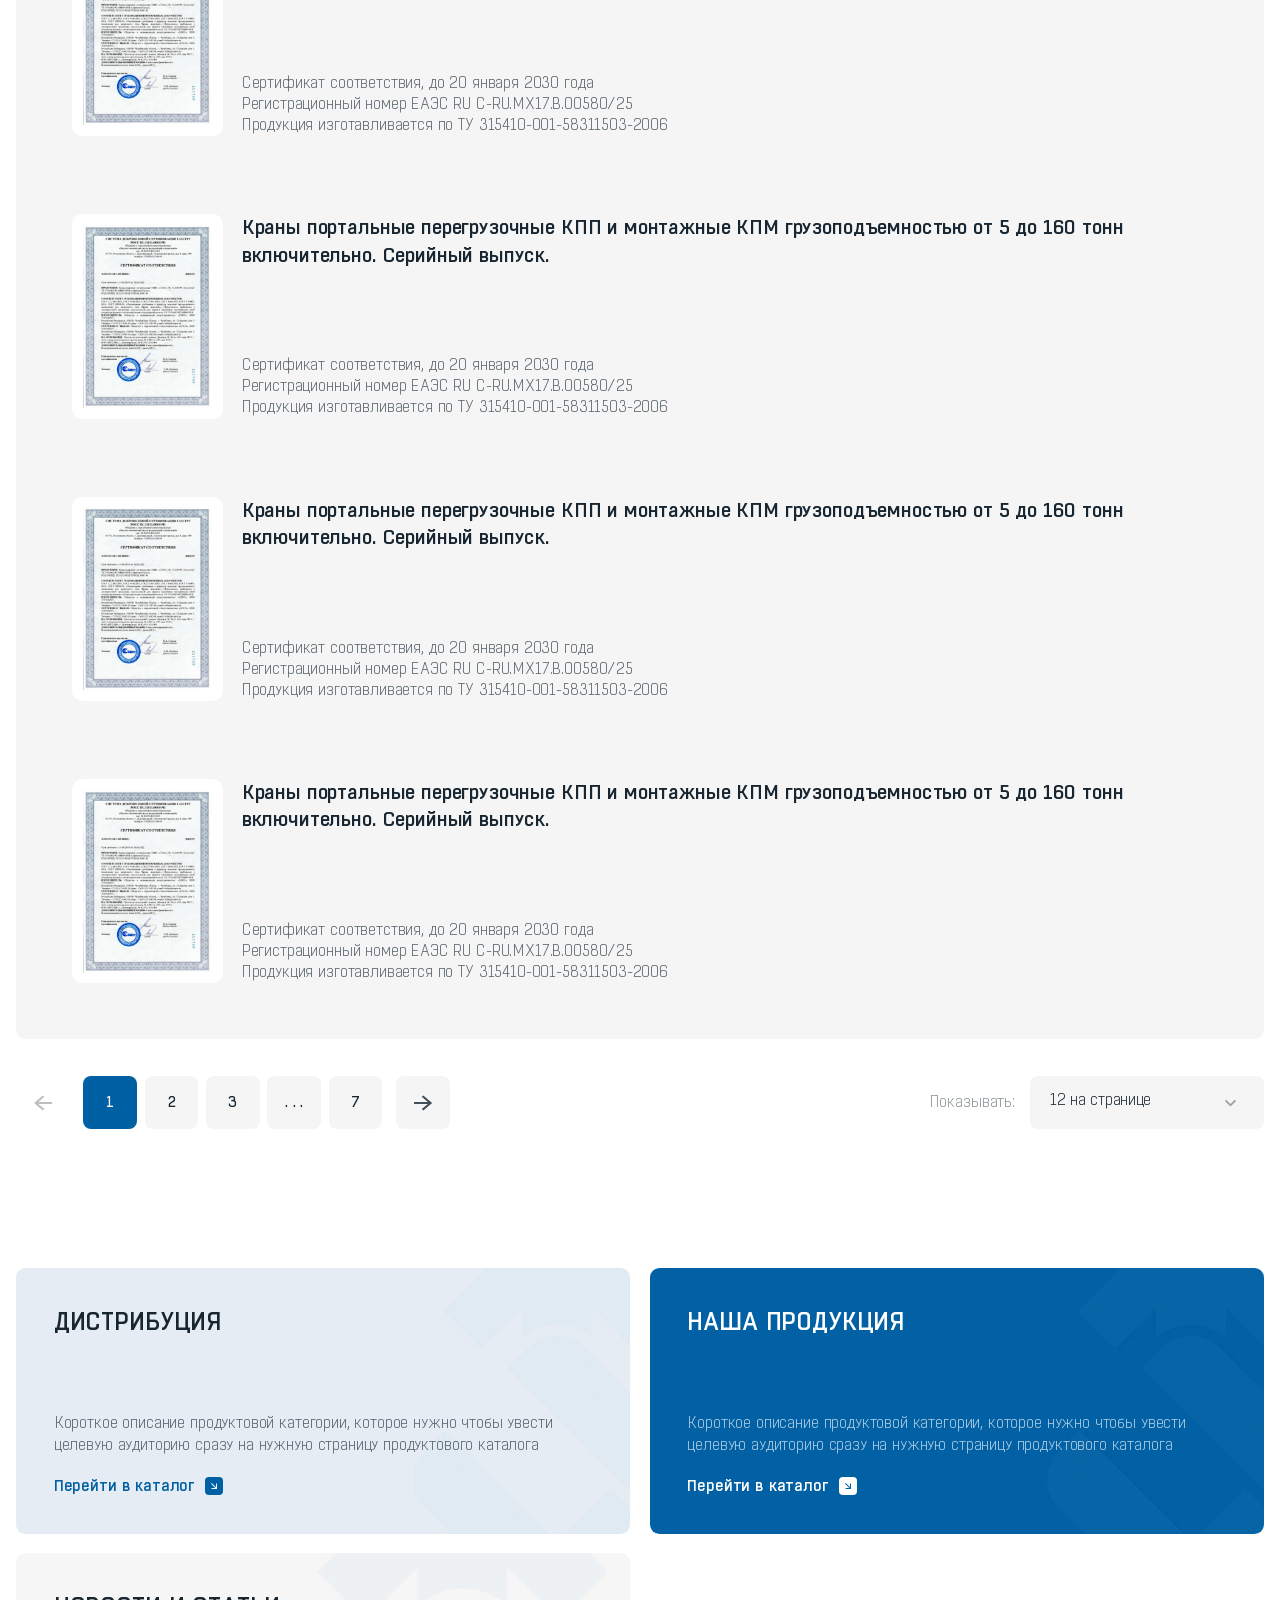
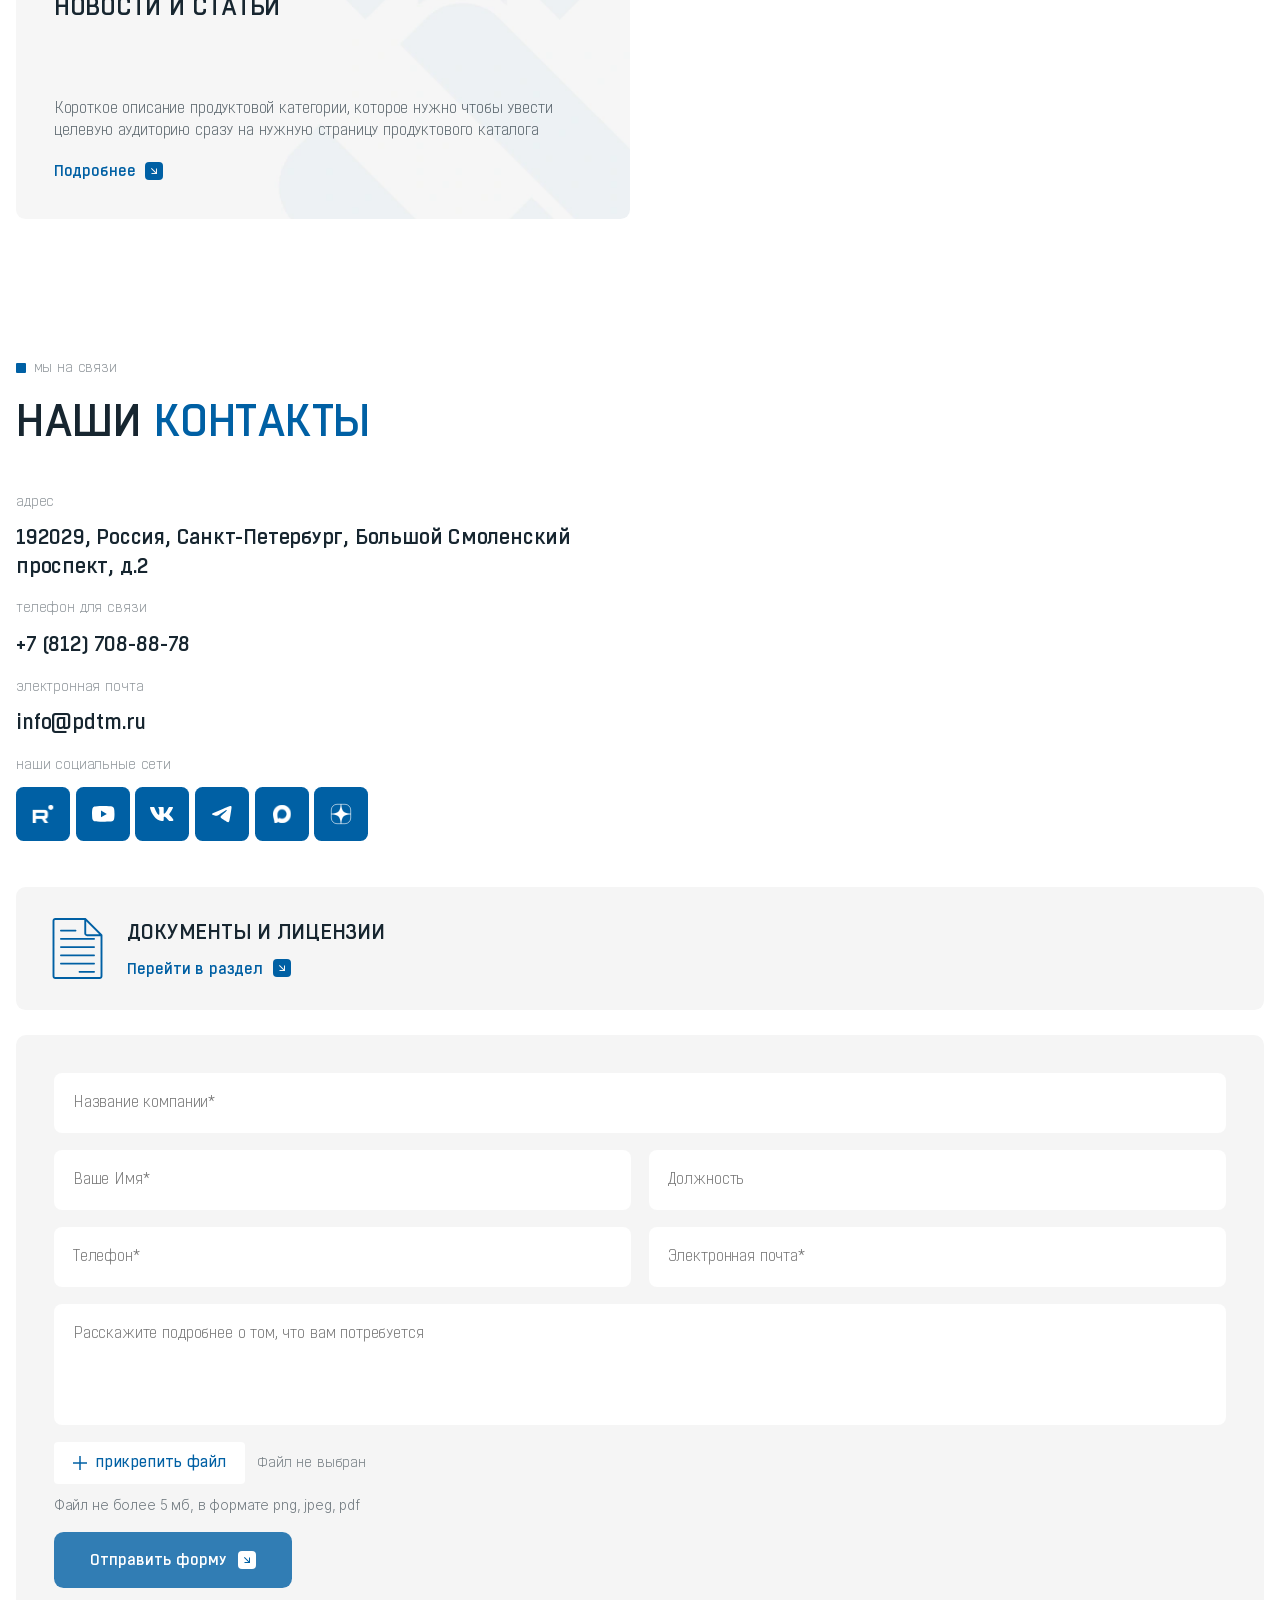
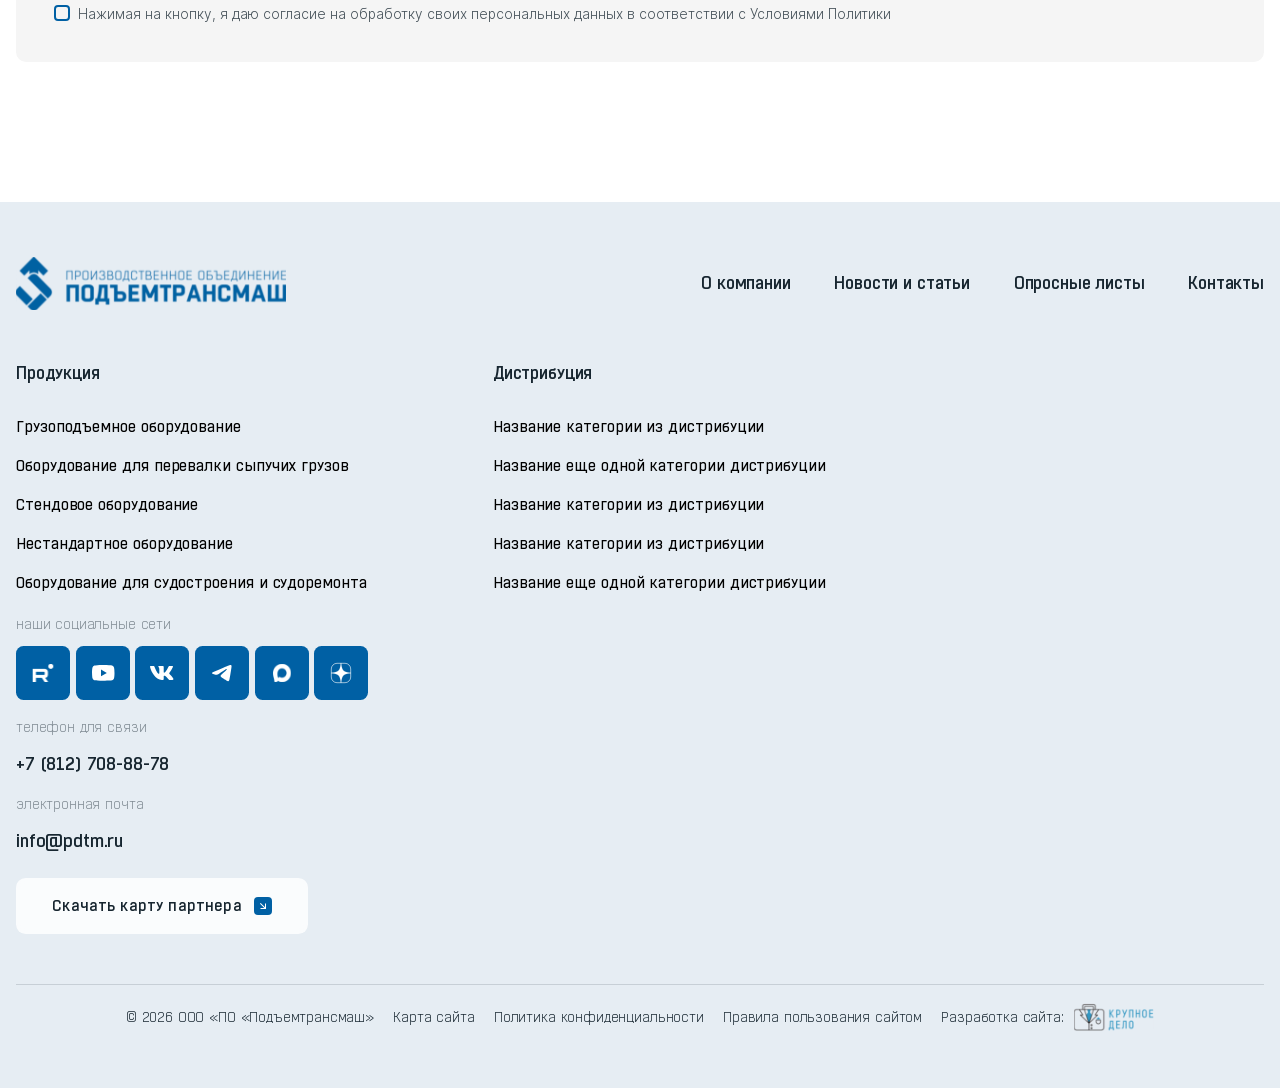
<file: documents-credentials.html>
<!DOCTYPE html>
<html lang="ru">
    <head>
        <meta charset="UTF-8" />
        <meta name="viewport" content="width=device-width, initial-scale=1.0" />
        <title>Документы</title>
        <link rel="stylesheet" href="./css/fonts.css" />
        <link rel="stylesheet" href="./css/reset.css" />
        <link rel="stylesheet" href="./css/variables.css" />
        <link rel="stylesheet" href="./css/choices.min.css" />
        <link rel="stylesheet" href="./css/swiper-bundle.css" />
        <link rel="stylesheet" href="./css/glightbox.min.css" />
        <link rel="stylesheet" href="./css/simplebar.min.css" />
        <link rel="stylesheet" href="./css/template_styles.css" />
        <link rel="stylesheet" href="./css/styles.css" />
    </head>
    <body>
        <header class="header">
            <div class="container">
                <div class="header-main">
                    <a href="index.html" class="header-logo">
                        <img src="./images/logo.svg" alt="Логотип" width="246" height="48" />
                    </a>
                    <nav class="header-nav">
                        <ul>
                            <li>
                                <a href="products.html">Продукция</a>
                                <ul>
                                    <li><a href="category-product.html">Мостовые специальные краны</a></li>
                                    <li><a href="category-product.html">Козловые специальные краны</a></li>
                                    <li><a href="category-product.html">Судопогрузочные машины</a></li>
                                    <li><a href="category-product.html">Портальные краны</a></li>
                                    <li><a href="category-product.html">Вагоноопрокидыватели</a></li>
                                    <li><a href="category-product.html">Нестандартное оборудование</a></li>
                                    <li><a href="category-product.html">Реклаймеры</a></li>
                                    <li><a href="category-product.html">Модернизация и реконструкция ПТО</a></li>
                                </ul>
                            </li>
                            <li>
                                <a href="distribution.html">Дистрибуция</a>
                                <ul>
                                    <li><a href="category-distribution.html">Мостовые специальные краны</a></li>
                                    <li><a href="category-distribution.html">Козловые специальные краны</a></li>
                                    <li><a href="category-distribution.html">Оборудование для судостроения и судоремонта</a></li>
                                    <li><a href="category-distribution.html">Портальные краны</a></li>
                                </ul>
                            </li>
                            <li><a href="about.html">О компании</a></li>
                            <li><a href="news.html">Новости и статьи</a></li>
                            <li><a href="questionnaires.html">Опросные листы</a></li>
                            <li><a href="contacts.html">Контакты</a></li>
                        </ul>
                    </nav>
                    <div class="header-additional">
                        <div class="header-contacts">
                            <button type="button" class="header-contacts__open-btn" aria-label="Открыть контакты">Связаться с нами</button>
                            <ul class="header-contacts__list">
                                <li><a href="tel:+7 (812) 708-08-78">+7 (812) 708-08-78</a></li>
                                <li><a href="mailto:info@pdtm.ru">info@pdtm.ru</a></li>
                            </ul>
                        </div>
                        <div class="header-lang custom-select">
                            <select data-select>
                                <option value="ru" data-url="#!" selected>RU</option>
                                <option value="en" data-url="#!">EN</option>
                                <option value="de" data-url="#!">DE</option>
                            </select>
                        </div>
                    </div>
                    <button type="button" class="header-burger">
                        <span></span>
                        <span></span>
                        <span></span>
                    </button>
                </div>
                <div class="header-mobile" hidden aria-label="Мобильное меню">
                    <div class="header-mobile__wrapper">
                        <nav class="header-mobile__menu hidden-scroll">
                            <ul>
                                <li>
                                    <a href="products.html">Продукция</a>
                                    <button type="button" class="header-mobile__open-btn" aria-label="Открыть подменю каталога">
                                        <span class="visually-hidden">Открыть подменю</span>
                                    </button>
                                    <ul>
                                        <li><a href="category-product.html">Мостовые специальные краны</a></li>
                                        <li><a href="category-product.html">Козловые специальные краны</a></li>
                                        <li><a href="category-product.html">Судопогрузочные машины</a></li>
                                        <li><a href="category-product.html">Портальные краны</a></li>
                                        <li><a href="category-product.html">Вагоноопрокидыватели</a></li>
                                        <li><a href="category-product.html">Нестандартное оборудование</a></li>
                                        <li><a href="category-product.html">Реклаймеры</a></li>
                                        <li><a href="category-product.html">Модернизация и реконструкция ПТО</a></li>
                                        <li><a href="products.html">Вся продукция</a></li>
                                    </ul>
                                </li>
                                <li>
                                    <a href="distribution.html">Дистрибуция</a>
                                    <button type="button" class="header-mobile__open-btn" aria-label="Открыть подменю каталога">
                                        <span class="visually-hidden">Открыть подменю</span>
                                    </button>
                                    <ul>
                                        <li><a href="category-distribution.html">Мостовые специальные краны</a></li>
                                        <li><a href="category-distribution.html">Козловые специальные краны</a></li>
                                        <li><a href="category-distribution.html">Оборудование для судостроения и судоремонта</a></li>
                                        <li><a href="category-distribution.html">Портальные краны</a></li>
                                    </ul>
                                </li>
                                <li><a href="about.html">О компании</a></li>
                                <li><a href="news.html">Новости и статьи</a></li>
                                <li><a href="questionnaires.html">Опросные листы</a></li>
                                <li><a href="contacts.html">Контакты</a></li>
                            </ul>
                        </nav>
                        <div class="header-mobile__bottom">
                            <a href="" download class="base-button blue-button header-mobile__download"><span>Скачать карту партнера</span><i></i></a>
                            <div class="header-lang mobile-lang custom-select">
                                <select data-select>
                                    <option value="ru" data-url="#!" selected>RU</option>
                                    <option value="en" data-url="#!">EN</option>
                                    <option value="de" data-url="#!">DE</option>
                                </select>
                            </div>
                        </div>
                    </div>
                </div>
            </div>
        </header>
        <main class="main">
            <!-- Хлебные крошки  -->
            <section class="breadcrumbs">
                <div class="container">
                    <nav class="breadcrumbs-nav" aria-label="Хлебные крошки">
                        <ul class="breadcrumbs-list">
                            <li><a href="./index.html">Главная</a></li>
                            <li><a href="./about.html">О компании</a></li>
                            <li><span>Документы</span></li>
                        </ul>
                    </nav>
                    <button type="button" class="breadcrumbs-back" onclick="history.back()">Назад</button>
                </div>
            </section>

            <!-- Документы -->
            <section class="section">
                <div class="container">
                    <h1 class="title-1">Документы</h1>
                    <div class="swiper slider slider-tabs slider-visible">
                        <div class="swiper-wrapper">
                            <div class="swiper-slide">
                                <a href="documents-credentials.html" class="tabs-item active">Сертификаты и лицензии</a>
                            </div>
                            <div class="swiper-slide">
                                <a href="documents-collateral.html" class="tabs-item">Презентации и буклеты</a>
                            </div>
                            <div class="swiper-slide">
                                <a href="documents-legals.html" class="tabs-item">Реквизиты и правовая информация</a>
                            </div>
                        </div>
                    </div>
                    <div class="grid-2 documents-block">
                        <!--  нужно указывать заголовок в data-title, он отображается при открытии модального окна  -->
                        <a href="./images/certificate.webp" class="glightbox certificate certificate-large" data-title="Краны портальные перегрузочные КПП и монтажные КПМ грузоподъемностью от 5 до 160 тонн включительно. Серийный выпуск.">
                            <div class="certificate-image">
                                <img src="./images/certificate.webp" alt="Краны портальные перегрузочные КПП и монтажные КПМ грузоподъемностью от 5 до 160 тонн включительно. Серийный выпуск." width="152" height="215" loading="lazy" />
                            </div>
                            <div class="certificate-content">
                                <h3 class="certificate-content__title">Краны портальные перегрузочные КПП и монтажные КПМ грузоподъемностью от 5 до 160 тонн включительно. Серийный выпуск.</h3>
                                <ul class="certificate-content__list">
                                    <li>Сертификат соответствия, до 20 января 2030 года</li>
                                    <li>Регистрационный номер ЕАЭС RU С-RU.МХ17.В.00580/25</li>
                                    <li>Продукция изготавливается по ТУ 315410-001-58311503-2006</li>
                                </ul>
                            </div>
                        </a>
                        <!--  нужно указывать заголовок в data-title, он отображается при открытии модального окна  -->
                        <a href="./images/certificate.webp" class="glightbox certificate certificate-large" data-title="Краны портальные перегрузочные КПП и монтажные КПМ грузоподъемностью от 5 до 160 тонн включительно. Серийный выпуск.">
                            <div class="certificate-image">
                                <img src="./images/certificate.webp" alt="Краны портальные перегрузочные КПП и монтажные КПМ грузоподъемностью от 5 до 160 тонн включительно. Серийный выпуск." width="152" height="215" loading="lazy" />
                            </div>
                            <div class="certificate-content">
                                <h3 class="certificate-content__title">Краны портальные перегрузочные КПП и монтажные КПМ грузоподъемностью от 5 до 160 тонн включительно. Серийный выпуск.</h3>
                                <ul class="certificate-content__list">
                                    <li>Сертификат соответствия, до 20 января 2030 года</li>
                                    <li>Регистрационный номер ЕАЭС RU С-RU.МХ17.В.00580/25</li>
                                    <li>Продукция изготавливается по ТУ 315410-001-58311503-2006</li>
                                </ul>
                            </div>
                        </a>
                        <!--  нужно указывать заголовок в data-title, он отображается при открытии модального окна  -->
                        <a href="./images/certificate.webp" class="glightbox certificate certificate-large" data-title="Краны портальные перегрузочные КПП и монтажные КПМ грузоподъемностью от 5 до 160 тонн включительно. Серийный выпуск.">
                            <div class="certificate-image">
                                <img src="./images/certificate.webp" alt="Краны портальные перегрузочные КПП и монтажные КПМ грузоподъемностью от 5 до 160 тонн включительно. Серийный выпуск." width="152" height="215" loading="lazy" />
                            </div>
                            <div class="certificate-content">
                                <h3 class="certificate-content__title">Краны портальные перегрузочные КПП и монтажные КПМ грузоподъемностью от 5 до 160 тонн включительно. Серийный выпуск.</h3>
                                <ul class="certificate-content__list">
                                    <li>Сертификат соответствия, до 20 января 2030 года</li>
                                    <li>Регистрационный номер ЕАЭС RU С-RU.МХ17.В.00580/25</li>
                                    <li>Продукция изготавливается по ТУ 315410-001-58311503-2006</li>
                                </ul>
                            </div>
                        </a>
                        <!--  нужно указывать заголовок в data-title, он отображается при открытии модального окна  -->
                        <a href="./images/certificate.webp" class="glightbox certificate certificate-large" data-title="Краны портальные перегрузочные КПП и монтажные КПМ грузоподъемностью от 5 до 160 тонн включительно. Серийный выпуск.">
                            <div class="certificate-image">
                                <img src="./images/certificate.webp" alt="Краны портальные перегрузочные КПП и монтажные КПМ грузоподъемностью от 5 до 160 тонн включительно. Серийный выпуск." width="152" height="215" loading="lazy" />
                            </div>
                            <div class="certificate-content">
                                <h3 class="certificate-content__title">Краны портальные перегрузочные КПП и монтажные КПМ грузоподъемностью от 5 до 160 тонн включительно. Серийный выпуск.</h3>
                                <ul class="certificate-content__list">
                                    <li>Сертификат соответствия, до 20 января 2030 года</li>
                                    <li>Регистрационный номер ЕАЭС RU С-RU.МХ17.В.00580/25</li>
                                    <li>Продукция изготавливается по ТУ 315410-001-58311503-2006</li>
                                </ul>
                            </div>
                        </a>
                        <!--  нужно указывать заголовок в data-title, он отображается при открытии модального окна  -->
                        <a href="./images/certificate.webp" class="glightbox certificate certificate-large" data-title="Краны портальные перегрузочные КПП и монтажные КПМ грузоподъемностью от 5 до 160 тонн включительно. Серийный выпуск.">
                            <div class="certificate-image">
                                <img src="./images/certificate.webp" alt="Краны портальные перегрузочные КПП и монтажные КПМ грузоподъемностью от 5 до 160 тонн включительно. Серийный выпуск." width="152" height="215" loading="lazy" />
                            </div>
                            <div class="certificate-content">
                                <h3 class="certificate-content__title">Краны портальные перегрузочные КПП и монтажные КПМ грузоподъемностью от 5 до 160 тонн включительно. Серийный выпуск.</h3>
                                <ul class="certificate-content__list">
                                    <li>Сертификат соответствия, до 20 января 2030 года</li>
                                    <li>Регистрационный номер ЕАЭС RU С-RU.МХ17.В.00580/25</li>
                                    <li>Продукция изготавливается по ТУ 315410-001-58311503-2006</li>
                                </ul>
                            </div>
                        </a>
                        <!--  нужно указывать заголовок в data-title, он отображается при открытии модального окна  -->
                        <a href="./images/certificate.webp" class="glightbox certificate certificate-large" data-title="Краны портальные перегрузочные КПП и монтажные КПМ грузоподъемностью от 5 до 160 тонн включительно. Серийный выпуск.">
                            <div class="certificate-image">
                                <img src="./images/certificate.webp" alt="Краны портальные перегрузочные КПП и монтажные КПМ грузоподъемностью от 5 до 160 тонн включительно. Серийный выпуск." width="152" height="215" loading="lazy" />
                            </div>
                            <div class="certificate-content">
                                <h3 class="certificate-content__title">Краны портальные перегрузочные КПП и монтажные КПМ грузоподъемностью от 5 до 160 тонн включительно. Серийный выпуск.</h3>
                                <ul class="certificate-content__list">
                                    <li>Сертификат соответствия, до 20 января 2030 года</li>
                                    <li>Регистрационный номер ЕАЭС RU С-RU.МХ17.В.00580/25</li>
                                    <li>Продукция изготавливается по ТУ 315410-001-58311503-2006</li>
                                </ul>
                            </div>
                        </a>
                        <!--  нужно указывать заголовок в data-title, он отображается при открытии модального окна  -->
                        <a href="./images/certificate.webp" class="glightbox certificate certificate-large" data-title="Краны портальные перегрузочные КПП и монтажные КПМ грузоподъемностью от 5 до 160 тонн включительно. Серийный выпуск.">
                            <div class="certificate-image">
                                <img src="./images/certificate.webp" alt="Краны портальные перегрузочные КПП и монтажные КПМ грузоподъемностью от 5 до 160 тонн включительно. Серийный выпуск." width="152" height="215" loading="lazy" />
                            </div>
                            <div class="certificate-content">
                                <h3 class="certificate-content__title">Краны портальные перегрузочные КПП и монтажные КПМ грузоподъемностью от 5 до 160 тонн включительно. Серийный выпуск.</h3>
                                <ul class="certificate-content__list">
                                    <li>Сертификат соответствия, до 20 января 2030 года</li>
                                    <li>Регистрационный номер ЕАЭС RU С-RU.МХ17.В.00580/25</li>
                                    <li>Продукция изготавливается по ТУ 315410-001-58311503-2006</li>
                                </ul>
                            </div>
                        </a>
                        <!--  нужно указывать заголовок в data-title, он отображается при открытии модального окна  -->
                        <a href="./images/certificate.webp" class="glightbox certificate certificate-large" data-title="Краны портальные перегрузочные КПП и монтажные КПМ грузоподъемностью от 5 до 160 тонн включительно. Серийный выпуск.">
                            <div class="certificate-image">
                                <img src="./images/certificate.webp" alt="Краны портальные перегрузочные КПП и монтажные КПМ грузоподъемностью от 5 до 160 тонн включительно. Серийный выпуск." width="152" height="215" loading="lazy" />
                            </div>
                            <div class="certificate-content">
                                <h3 class="certificate-content__title">Краны портальные перегрузочные КПП и монтажные КПМ грузоподъемностью от 5 до 160 тонн включительно. Серийный выпуск.</h3>
                                <ul class="certificate-content__list">
                                    <li>Сертификат соответствия, до 20 января 2030 года</li>
                                    <li>Регистрационный номер ЕАЭС RU С-RU.МХ17.В.00580/25</li>
                                    <li>Продукция изготавливается по ТУ 315410-001-58311503-2006</li>
                                </ul>
                            </div>
                        </a>
                    </div>
                    <div class="row">
                        <nav class="pagination" aria-label="Навигация по страницам">
                            <ul class="pagination-list">
                                <li>
                                    <a href="/page/1" class="pagination-link pagination-link--prev" disabled="" aria-label="Предыдущая страница">
                                        <span class="visually-hidden">Предыдущая страница</span>
                                    </a>
                                </li>
                                <li>
                                    <a href="/page/1" class="pagination-link" aria-current="page">1</a>
                                </li>
                                <li>
                                    <a href="/page/2" class="pagination-link">2</a>
                                </li>
                                <li>
                                    <a href="/page/3" class="pagination-link">3</a>
                                </li>
                                <li aria-hidden="true">
                                    <span class="pagination-ellipsis">. . .</span>
                                </li>
                                <li>
                                    <a href="/page/7" class="pagination-link">7</a>
                                </li>
                                <li>
                                    <a href="/page/2" class="pagination-link pagination-link--next" aria-label="Следующая страница">
                                        <span class="visually-hidden">Следующая страница</span>
                                    </a>
                                </li>
                            </ul>
                        </nav>
                        <div class="show">
                            <p class="show-title">Показывать:</p>
                            <div class="show-select custom-select">
                                <select data-select>
                                    <option value="12" selected>12 на странице</option>
                                    <option value="30">30 на странице</option>
                                    <option value="45">45 на странице</option>
                                </select>
                            </div>
                        </div>
                    </div>
                </div>
            </section>

            <section class="section">
                <div class="container">
                    <div class="blocks blocks-col-3 blocks-col-gap">
                        <div class="block block-bg-1 block-lg" data-lazy-desktop="./images/block-lg-2-desktop.webp" data-lazy-mobile="./images/block-lg-2-mobile.webp">
                            <div class="block-header">
                                <h3 class="block-header__title title-3">Дистрибуция</h3>
                            </div>
                            <div class="block-body">
                                <div class="block-body__text">
                                    <p>Короткое описание продуктовой категории, которое нужно чтобы увести целевую аудиторию сразу на нужную страницу продуктового каталога</p>
                                </div>
                                <a href="distribution.html" class="link block-body__link"><span>Перейти в каталог</span><i></i></a>
                            </div>
                        </div>
                        <div class="block block-bg-3 block-lg" data-lazy-desktop="./images/block-lg-1-desktop.webp" data-lazy-mobile="./images/block-lg-1-mobile.webp">
                            <div class="block-header">
                                <h3 class="block-header__title title-3">наша продукция</h3>
                            </div>
                            <div class="block-body">
                                <div class="block-body__text">
                                    <p>Короткое описание продуктовой категории, которое нужно чтобы увести целевую аудиторию сразу на нужную страницу продуктового каталога</p>
                                </div>
                                <a href="products.html" class="link block-body__link"><span>Перейти в каталог</span><i></i></a>
                            </div>
                        </div>
                        <div class="block block-bg-2 block-lg" data-lazy-desktop="./images/block-lg-3-desktop.webp" data-lazy-mobile="./images/block-lg-3-mobile.webp">
                            <div class="block-header">
                                <h3 class="block-header__title title-3">Новости и статьи</h3>
                            </div>
                            <div class="block-body">
                                <div class="block-body__text">
                                    <p>Короткое описание продуктовой категории, которое нужно чтобы увести целевую аудиторию сразу на нужную страницу продуктового каталога</p>
                                </div>
                                <a href="products.html" class="link block-body__link"><span>Подробнее</span><i></i></a>
                            </div>
                        </div>
                    </div>
                </div>
            </section>

            <!-- Наши контакты -->
            <section class="section" id="contacts">
                <div class="container">
                    <div class="grid-2">
                        <div class="contacts">
                            <div class="title-column contacts-title">
                                <p class="subtitle">мы на связи</p>
                                <h2 class="title-2">Наши <strong>контакты</strong></h2>
                            </div>
                            <ul class="contacts-info">
                                <li>
                                    <p>адрес</p>
                                    <address>192029, Россия, Санкт-Петербург, Большой Смоленский проспект, д.2</address>
                                </li>
                                <li>
                                    <p>телефон для связи</p>
                                    <a href="tel:+7 (812) 708-88-78">+7 (812) 708-88-78</a>
                                </li>
                                <li>
                                    <p>электронная почта</p>
                                    <a href="mailto:info@pdtm.ru">info@pdtm.ru</a>
                                </li>
                                <li>
                                    <p>наши социальные сети</p>
                                    <ul class="contacts-info__socials">
                                        <li>
                                            <a href="https://rutube.ru" target="_blank" rel="noopener noreferrer" aria-label="Перейти на наш канал Rutube">
                                                <img src="./images/rutube.svg" alt="Иконка Rutube" width="24" height="24" loading="lazy" />
                                            </a>
                                        </li>
                                        <li>
                                            <a href="https://youtube.com" target="_blank" rel="noopener noreferrer" aria-label="Перейти на наш канал YouTube">
                                                <img src="./images/youtube.svg" alt="Иконка YouTube" width="24" height="24" loading="lazy" />
                                            </a>
                                        </li>
                                        <li>
                                            <a href="https://vk.ru" target="_blank" rel="noopener noreferrer" aria-label="Перейти на наш канал Vk">
                                                <img src="./images/vk.svg" alt="Иконка Vk" width="24" height="24" loading="lazy" />
                                            </a>
                                        </li>
                                        <li>
                                            <a href="https://telegram.com" target="_blank" rel="noopener noreferrer" aria-label="Перейти на наш канал Telegram">
                                                <img src="./images/telegram.svg" alt="Иконка Telegram" width="24" height="24" loading="lazy" />
                                            </a>
                                        </li>
                                        <li>
                                            <a href="https://max.ru" target="_blank" rel="noopener noreferrer" aria-label="Перейти на наш канал Max">
                                                <img src="./images/max.svg" alt="Иконка Max" width="24" height="24" loading="lazy" />
                                            </a>
                                        </li>
                                        <li>
                                            <a href="https://dzen.ru" target="_blank" rel="noopener noreferrer" aria-label="Перейти на наш канал Dzen">
                                                <img src="./images/dzen.svg" alt="Иконка Dzen" width="24" height="24" loading="lazy" />
                                            </a>
                                        </li>
                                    </ul>
                                </li>
                            </ul>
                            <div class="contacts-document">
                                <div class="contacts-document__icon">
                                    <img src="./images/document.svg" alt="Иконка документа" width="64" height="64" loading="lazy" />
                                </div>
                                <div class="contacts-document__content">
                                    <h3 class="title-4 contacts-document__title">Документы и лицензии</h3>
                                    <a href="documents-credentials.html" class="link contacts-document__link"><span>Перейти в раздел</span><i></i></a>
                                </div>
                            </div>
                        </div>
                        <form class="form">
                            <div class="form-inner">
                                <label for="company" class="visually-hidden">Название компании</label>
                                <input type="text" name="company" id="company" placeholder="Название компании*" required />
                                <!-- выводить, если есть ошибка  -->
                                <!-- <span class="form-error">Текст ошибки</span> -->
                            </div>
                            <div class="form-grid">
                                <div class="form-inner">
                                    <label for="name" class="visually-hidden">Ваше Имя</label>
                                    <input type="text" name="name" id="name" placeholder="Ваше Имя*" required />
                                    <!-- выводить, если есть ошибка  -->
                                    <!-- <span class="form-error">Текст ошибки</span> -->
                                </div>
                                <div class="form-inner">
                                    <label for="job_title" class="visually-hidden">Должность</label>
                                    <input type="text" name="job_title" id="job_title" placeholder="Должность" />
                                </div>
                            </div>
                            <div class="form-grid">
                                <div class="form-inner">
                                    <label for="phone" class="visually-hidden">Телефон*</label>
                                    <input type="text" name="phone" id="phone" placeholder="Телефон*" required />
                                    <!-- выводить, если есть ошибка  -->
                                    <!-- <span class="form-error">Текст ошибки</span> -->
                                </div>
                                <div class="form-inner">
                                    <label for="email" class="visually-hidden">Электронная почта*</label>
                                    <input type="email" name="email" id="email" placeholder="Электронная почта*" required />
                                    <!-- выводить, если есть ошибка  -->
                                    <!-- <span class="form-error">Текст ошибки</span> -->
                                </div>
                            </div>
                            <div class="form-inner">
                                <label for="message" class="visually-hidden">Расскажите подробнее о том, что вам потребуется</label>
                                <textarea id="message" name="message" placeholder="Расскажите подробнее о том, что вам потребуется"></textarea>
                            </div>
                            <div class="form-file">
                                <div class="form-file__inner">
                                    <div class="form-file__btn">
                                        <input type="file" name="file" id="file" accept=".png, .jpeg, .pdf" />
                                        <button type="button">прикрепить файл</button>
                                    </div>
                                    <p class="form-file__name">Файл не выбран</p>
                                </div>
                                <p class="form-file__warning">Файл не более 5 мб, в формате png, jpeg, pdf</p>
                                <!-- выводить, если есть ошибка  -->
                                <!-- <span class="form-error">Текст ошибки</span> -->
                            </div>
                            <button type="submit" class="base-button blue-button form-button"><span>Отправить форму</span><i></i></button>
                            <div class="form-checkbox">
                                <input type="checkbox" name="checkbox" id="checkbox" required />
                                <label for="checkbox">Нажимая на кнопку, я даю согласие на обработку своих персональных данных в соответствии с&nbsp;<a href="policy.html">Условиями Политики</a></label>
                                <!-- выводить, если есть ошибка  -->
                                <!-- <span class="form-error">Текст ошибки</span> -->
                            </div>
                        </form>
                    </div>
                </div>
            </section>
        </main>
        <footer class="footer">
            <div class="container">
                <div class="footer-inner">
                    <div class="footer-top">
                        <a href="index.html" class="footer-top__logo">
                            <img src="./images/logo.svg" alt="Логотип" width="287" height="56" loading="lazy" />
                        </a>
                        <nav class="footer-top__menu">
                            <ul>
                                <li><a href="about.html">О компании</a></li>
                                <li><a href="news.html">Новости и статьи</a></li>
                                <li><a href="questionnaires.html">Опросные листы</a></li>
                                <li><a href="contacts.html">Контакты</a></li>
                            </ul>
                        </nav>
                    </div>
                    <div class="footer-center">
                        <div class="footer-center__navs">
                            <nav class="footer-center__nav">
                                <p class="footer-center__nav-title">Продукция</p>
                                <ul class="footer-center__nav-list">
                                    <li><a href="category-product.html">Грузоподъемное оборудование</a></li>
                                    <li><a href="category-product.html">Оборудование для перевалки сыпучих грузов</a></li>
                                    <li><a href="category-product.html">Стендовое оборудование</a></li>
                                    <li><a href="category-product.html">Нестандартное оборудование</a></li>
                                    <li><a href="category-product.html">Оборудование для судостроения и судоремонта</a></li>
                                </ul>
                            </nav>
                            <nav class="footer-center__nav">
                                <p class="footer-center__nav-title">Дистрибуция</p>
                                <ul class="footer-center__nav-list">
                                    <li><a href="category-distribution.html">Название категории из дистрибуции</a></li>
                                    <li><a href="category-distribution.html">Название еще одной категории дистрибуции</a></li>
                                    <li><a href="category-distribution.html">Название категории из дистрибуции</a></li>
                                    <li><a href="category-distribution.html">Название категории из дистрибуции</a></li>
                                    <li><a href="category-distribution.html">Название еще одной категории дистрибуции</a></li>
                                </ul>
                            </nav>
                        </div>

                        <ul class="footer-center__contacts">
                            <li>
                                <p class="footer-center__contacts-title">наши социальные сети</p>
                                <ul class="footer-center__socials">
                                    <li>
                                        <a href="https://rutube.ru" target="_blank" rel="noopener noreferrer" aria-label="Перейти на наш канал Rutube">
                                            <img src="./images/rutube.svg" alt="Иконка Rutube" width="24" height="24" loading="lazy" />
                                        </a>
                                    </li>
                                    <li>
                                        <a href="https://youtube.com" target="_blank" rel="noopener noreferrer" aria-label="Перейти на наш канал YouTube">
                                            <img src="./images/youtube.svg" alt="Иконка YouTube" width="24" height="24" loading="lazy" />
                                        </a>
                                    </li>
                                    <li>
                                        <a href="https://vk.ru" target="_blank" rel="noopener noreferrer" aria-label="Перейти на наш канал Vk">
                                            <img src="./images/vk.svg" alt="Иконка Vk" width="24" height="24" loading="lazy" />
                                        </a>
                                    </li>
                                    <li>
                                        <a href="https://telegram.com" target="_blank" rel="noopener noreferrer" aria-label="Перейти на наш канал Telegram">
                                            <img src="./images/telegram.svg" alt="Иконка Telegram" width="24" height="24" loading="lazy" />
                                        </a>
                                    </li>
                                    <li>
                                        <a href="https://max.ru" target="_blank" rel="noopener noreferrer" aria-label="Перейти на наш канал Max">
                                            <img src="./images/max.svg" alt="Иконка Max" width="24" height="24" loading="lazy" />
                                        </a>
                                    </li>
                                    <li>
                                        <a href="https://dzen.ru" target="_blank" rel="noopener noreferrer" aria-label="Перейти на наш канал Dzen">
                                            <img src="./images/dzen.svg" alt="Иконка Dzen" width="24" height="24" loading="lazy" />
                                        </a>
                                    </li>
                                </ul>
                            </li>
                            <li>
                                <p class="footer-center__contacts-title">телефон для связи</p>
                                <ul class="footer-center__contact">
                                    <li><a href="tel:+7 (812) 708-88-78">+7 (812) 708-88-78</a></li>
                                </ul>
                            </li>
                            <li>
                                <p class="footer-center__contacts-title">электронная почта</p>
                                <ul class="footer-center__contact">
                                    <li><a href="mailto:info@pdtm.ru">info@pdtm.ru</a></li>
                                </ul>
                            </li>
                            <li>
                                <a href="#!" download class="base-button white-button footer-center__download"><span>Скачать карту партнера</span><i></i></a>
                            </li>
                        </ul>
                    </div>
                    <div class="footer-bottom">
                        <p>© 2026 ООО «ПО «Подъемтрансмаш»</p>
                        <a href="#!" target="_blank" rel="noopener noreferrer">Карта сайта</a>
                        <a href="policy.html">Политика конфиденциальности</a>
                        <a href="terms-of-service.html">Правила пользования сайтом</a>
                        <div class="footer-bottom__developer">
                            <p>Разработка сайта:</p>
                            <a href="#!" target="_blank" rel="noopener noreferrer">
                                <img src="./images/developer-logo.svg" alt="Логотип Крупное Дело" width="83" height="30" loading="lazy" />
                            </a>
                        </div>
                    </div>
                </div>
            </div>
        </footer>

        <script src="./js/choices.min.js"></script>
        <script src="./js/simplebar.min.js"></script>
        <script src="./js/glightbox.min.js"></script>
        <script src="./js/swiper-bundle.min.js"></script>
        <script src="./js/index.js"></script>
    </body>
</html>
</file>
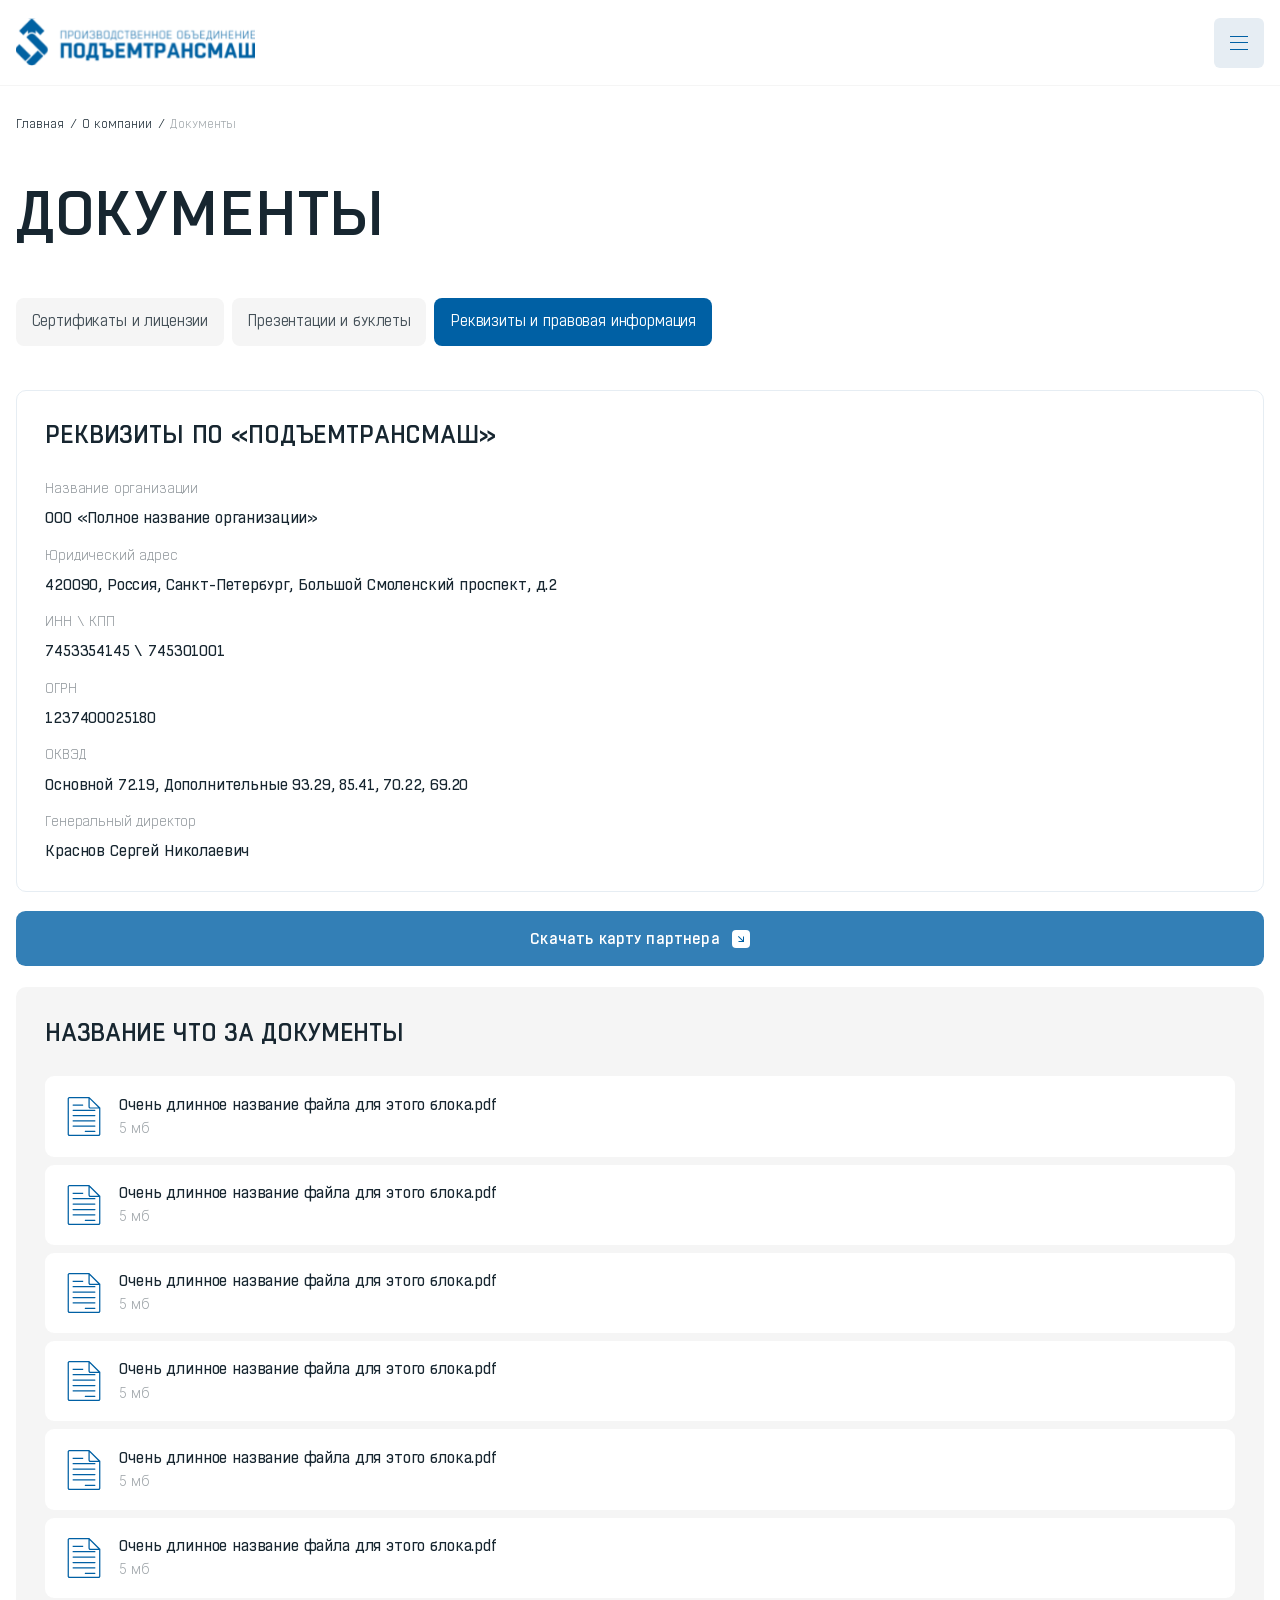
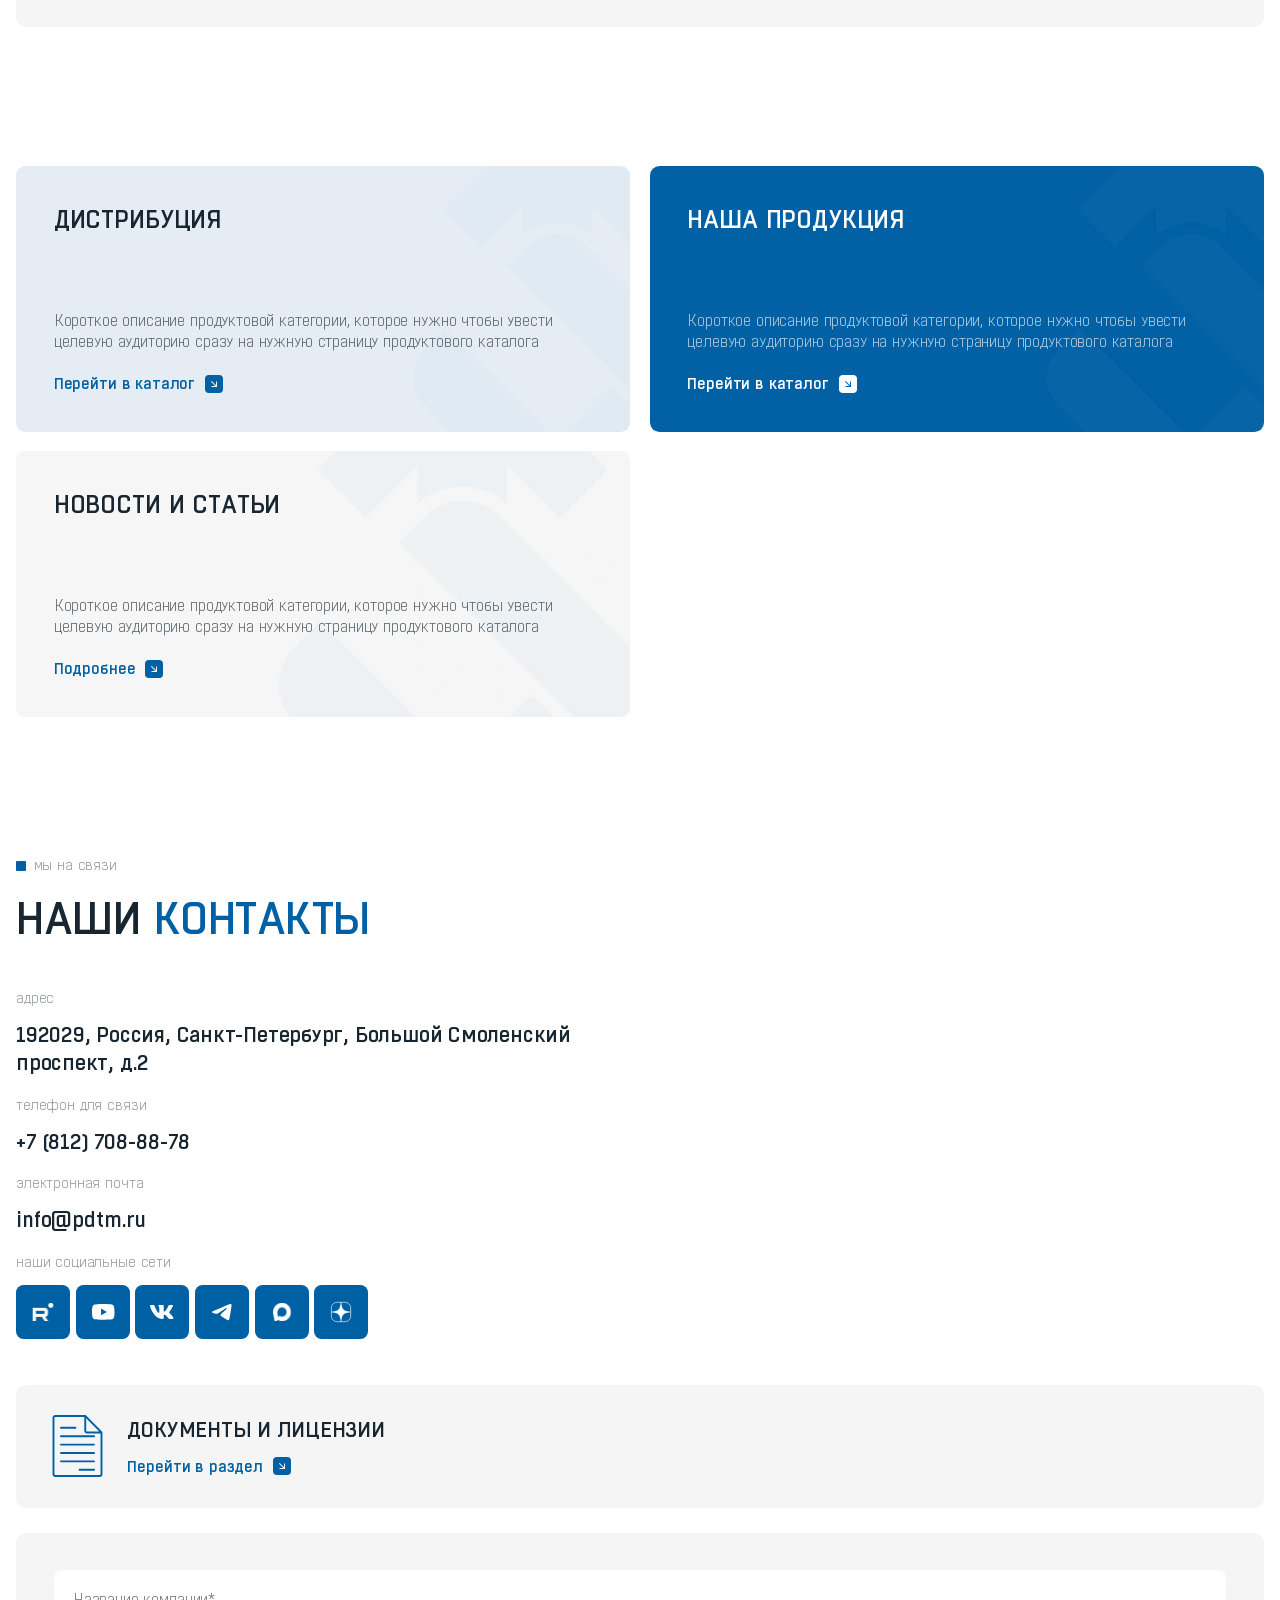
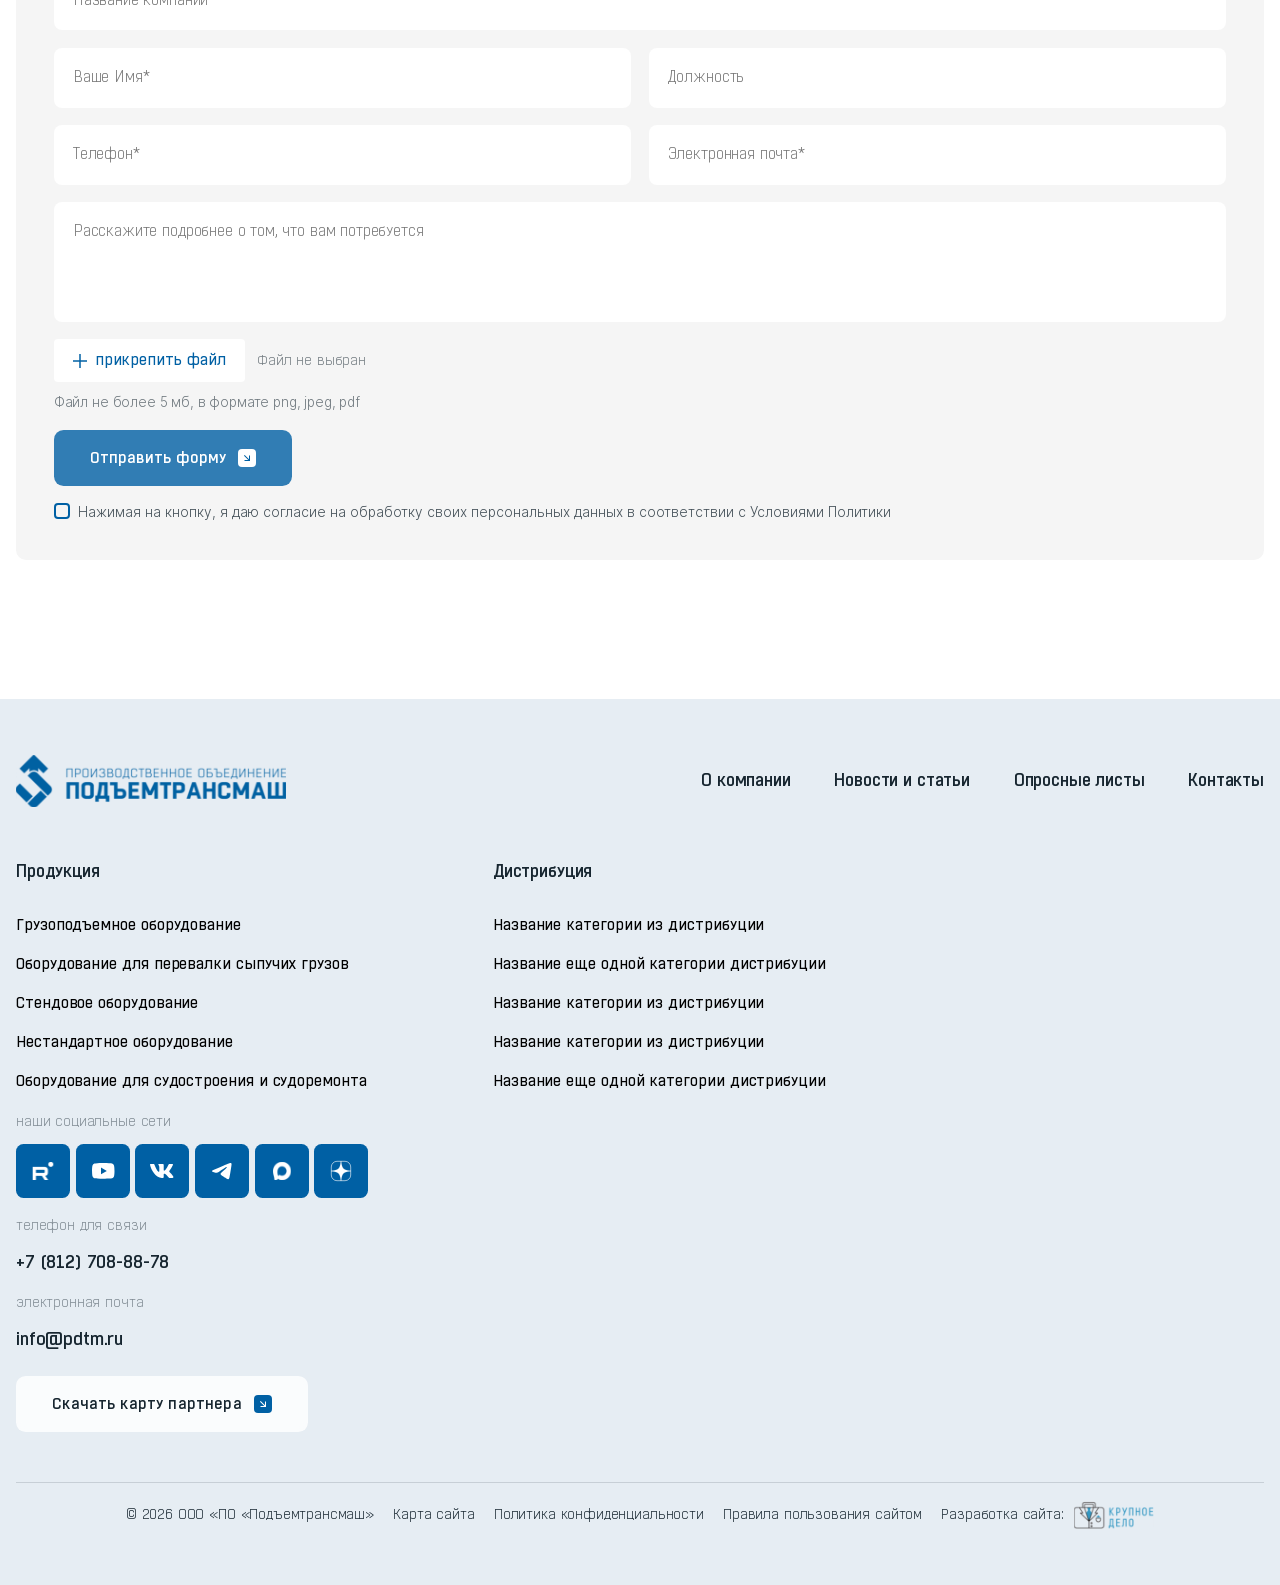
<file: documents-legals.html>
<!DOCTYPE html>
<html lang="ru">
    <head>
        <meta charset="UTF-8" />
        <meta name="viewport" content="width=device-width, initial-scale=1.0" />
        <title>Документы</title>
        <link rel="stylesheet" href="./css/fonts.css" />
        <link rel="stylesheet" href="./css/reset.css" />
        <link rel="stylesheet" href="./css/variables.css" />
        <link rel="stylesheet" href="./css/choices.min.css" />
        <link rel="stylesheet" href="./css/swiper-bundle.css" />
        <link rel="stylesheet" href="./css/glightbox.min.css" />
        <link rel="stylesheet" href="./css/simplebar.min.css" />
        <link rel="stylesheet" href="./css/template_styles.css" />
        <link rel="stylesheet" href="./css/styles.css" />
    </head>
    <body>
        <header class="header">
            <div class="container">
                <div class="header-main">
                    <a href="index.html" class="header-logo">
                        <img src="./images/logo.svg" alt="Логотип" width="246" height="48" />
                    </a>
                    <nav class="header-nav">
                        <ul>
                            <li>
                                <a href="products.html">Продукция</a>
                                <ul>
                                    <li><a href="category-product.html">Мостовые специальные краны</a></li>
                                    <li><a href="category-product.html">Козловые специальные краны</a></li>
                                    <li><a href="category-product.html">Судопогрузочные машины</a></li>
                                    <li><a href="category-product.html">Портальные краны</a></li>
                                    <li><a href="category-product.html">Вагоноопрокидыватели</a></li>
                                    <li><a href="category-product.html">Нестандартное оборудование</a></li>
                                    <li><a href="category-product.html">Реклаймеры</a></li>
                                    <li><a href="category-product.html">Модернизация и реконструкция ПТО</a></li>
                                </ul>
                            </li>
                            <li>
                                <a href="distribution.html">Дистрибуция</a>
                                <ul>
                                    <li><a href="category-distribution.html">Мостовые специальные краны</a></li>
                                    <li><a href="category-distribution.html">Козловые специальные краны</a></li>
                                    <li><a href="category-distribution.html">Оборудование для судостроения и судоремонта</a></li>
                                    <li><a href="category-distribution.html">Портальные краны</a></li>
                                </ul>
                            </li>
                            <li><a href="about.html">О компании</a></li>
                            <li><a href="news.html">Новости и статьи</a></li>
                            <li><a href="questionnaires.html">Опросные листы</a></li>
                            <li><a href="contacts.html">Контакты</a></li>
                        </ul>
                    </nav>
                    <div class="header-additional">
                        <div class="header-contacts">
                            <button type="button" class="header-contacts__open-btn" aria-label="Открыть контакты">Связаться с нами</button>
                            <ul class="header-contacts__list">
                                <li><a href="tel:+7 (812) 708-08-78">+7 (812) 708-08-78</a></li>
                                <li><a href="mailto:info@pdtm.ru">info@pdtm.ru</a></li>
                            </ul>
                        </div>
                        <div class="header-lang custom-select">
                            <select data-select>
                                <option value="ru" data-url="#!" selected>RU</option>
                                <option value="en" data-url="#!">EN</option>
                                <option value="de" data-url="#!">DE</option>
                            </select>
                        </div>
                    </div>
                    <button type="button" class="header-burger">
                        <span></span>
                        <span></span>
                        <span></span>
                    </button>
                </div>
                <div class="header-mobile" hidden aria-label="Мобильное меню">
                    <div class="header-mobile__wrapper">
                        <nav class="header-mobile__menu hidden-scroll">
                            <ul>
                                <li>
                                    <a href="products.html">Продукция</a>
                                    <button type="button" class="header-mobile__open-btn" aria-label="Открыть подменю каталога">
                                        <span class="visually-hidden">Открыть подменю</span>
                                    </button>
                                    <ul>
                                        <li><a href="category-product.html">Мостовые специальные краны</a></li>
                                        <li><a href="category-product.html">Козловые специальные краны</a></li>
                                        <li><a href="category-product.html">Судопогрузочные машины</a></li>
                                        <li><a href="category-product.html">Портальные краны</a></li>
                                        <li><a href="category-product.html">Вагоноопрокидыватели</a></li>
                                        <li><a href="category-product.html">Нестандартное оборудование</a></li>
                                        <li><a href="category-product.html">Реклаймеры</a></li>
                                        <li><a href="category-product.html">Модернизация и реконструкция ПТО</a></li>
                                        <li><a href="products.html">Вся продукция</a></li>
                                    </ul>
                                </li>
                                <li>
                                    <a href="distribution.html">Дистрибуция</a>
                                    <button type="button" class="header-mobile__open-btn" aria-label="Открыть подменю каталога">
                                        <span class="visually-hidden">Открыть подменю</span>
                                    </button>
                                    <ul>
                                        <li><a href="category-distribution.html">Мостовые специальные краны</a></li>
                                        <li><a href="category-distribution.html">Козловые специальные краны</a></li>
                                        <li><a href="category-distribution.html">Оборудование для судостроения и судоремонта</a></li>
                                        <li><a href="category-distribution.html">Портальные краны</a></li>
                                    </ul>
                                </li>
                                <li><a href="about.html">О компании</a></li>
                                <li><a href="news.html">Новости и статьи</a></li>
                                <li><a href="questionnaires.html">Опросные листы</a></li>
                                <li><a href="contacts.html">Контакты</a></li>
                            </ul>
                        </nav>
                        <div class="header-mobile__bottom">
                            <a href="" download class="base-button blue-button header-mobile__download"><span>Скачать карту партнера</span><i></i></a>
                            <div class="header-lang mobile-lang custom-select">
                                <select data-select>
                                    <option value="ru" data-url="#!" selected>RU</option>
                                    <option value="en" data-url="#!">EN</option>
                                    <option value="de" data-url="#!">DE</option>
                                </select>
                            </div>
                        </div>
                    </div>
                </div>
            </div>
        </header>
        <main class="main">
            <!-- Хлебные крошки  -->
            <section class="breadcrumbs">
                <div class="container">
                    <nav class="breadcrumbs-nav" aria-label="Хлебные крошки">
                        <ul class="breadcrumbs-list">
                            <li><a href="./index.html">Главная</a></li>
                            <li><a href="./about.html">О компании</a></li>
                            <li><span>Документы</span></li>
                        </ul>
                    </nav>
                    <button type="button" class="breadcrumbs-back" onclick="history.back()">Назад</button>
                </div>
            </section>

            <!-- Документы -->
            <section class="section">
                <div class="container">
                    <h1 class="title-1">Документы</h1>
                    <div class="swiper slider slider-tabs slider-visible">
                        <div class="swiper-wrapper">
                            <div class="swiper-slide">
                                <a href="documents-credentials.html" class="tabs-item">Сертификаты и лицензии</a>
                            </div>
                            <div class="swiper-slide">
                                <a href="documents-collateral.html" class="tabs-item">Презентации и буклеты</a>
                            </div>
                            <div class="swiper-slide">
                                <a href="documents-legals.html" class="tabs-item active">Реквизиты и правовая информация</a>
                            </div>
                        </div>
                    </div>
                    <div class="documents documents-legals">
                        <div class="legals">
                            <div class="legals-block">
                                <h3 class="title-3 legals-block__title">Реквизиты ПО «Подъемтрансмаш»</h3>
                                <ul class="legals-block__list">
                                    <li>
                                        <span>Название организации</span>
                                        <p>ООО «Полное название организации»</p>
                                    </li>
                                    <li>
                                        <span>Юридический адрес</span>
                                        <address>420090, Россия, Санкт-Петербург, Большой Смоленский проспект, д.2</address>
                                    </li>
                                    <li>
                                        <span>ИНН \ КПП</span>
                                        <p>7453354145 \ 745301001</p>
                                    </li>
                                    <li>
                                        <span>ОГРН</span>
                                        <p>1237400025180</p>
                                    </li>
                                    <li>
                                        <span>ОКВЭД</span>
                                        <p>Основной 72.19, Дополнительные 93.29, 85.41, 70.22, 69.20</p>
                                    </li>
                                    <li>
                                        <span>Генеральный директор</span>
                                        <p>Краснов Сергей Николаевич</p>
                                    </li>
                                </ul>
                            </div>
                            <a href="#!" download="" class="base-button blue-button legals-link"><span>Скачать карту партнера</span><i></i></a>
                        </div>
                        <div class="documents-block">
                            <h2 class="title-3 documents-block__title">Название что за документы</h2>
                            <ul class="documents-list">
                                <li>
                                    <a href="#!" download="" class="document document-white">
                                        <div class="document-icon">
                                            <img src="./images/document.svg" alt="Иконка документа" width="46" height="46" />
                                        </div>
                                        <div class="document-content">
                                            <h3 class="document-content__title">Очень длинное название файла для этого блока.pdf</h3>
                                            <span class="document-content__size">5 мб</span>
                                        </div>
                                    </a>
                                </li>
                                <li>
                                    <a href="#!" download="" class="document document-white">
                                        <div class="document-icon">
                                            <img src="./images/document.svg" alt="Иконка документа" width="46" height="46" />
                                        </div>
                                        <div class="document-content">
                                            <h3 class="document-content__title">Очень длинное название файла для этого блока.pdf</h3>
                                            <span class="document-content__size">5 мб</span>
                                        </div>
                                    </a>
                                </li>
                                <li>
                                    <a href="#!" download="" class="document document-white">
                                        <div class="document-icon">
                                            <img src="./images/document.svg" alt="Иконка документа" width="46" height="46" />
                                        </div>
                                        <div class="document-content">
                                            <h3 class="document-content__title">Очень длинное название файла для этого блока.pdf</h3>
                                            <span class="document-content__size">5 мб</span>
                                        </div>
                                    </a>
                                </li>
                                <li>
                                    <a href="#!" download="" class="document document-white">
                                        <div class="document-icon">
                                            <img src="./images/document.svg" alt="Иконка документа" width="46" height="46" />
                                        </div>
                                        <div class="document-content">
                                            <h3 class="document-content__title">Очень длинное название файла для этого блока.pdf</h3>
                                            <span class="document-content__size">5 мб</span>
                                        </div>
                                    </a>
                                </li>
                                <li>
                                    <a href="#!" download="" class="document document-white">
                                        <div class="document-icon">
                                            <img src="./images/document.svg" alt="Иконка документа" width="46" height="46" />
                                        </div>
                                        <div class="document-content">
                                            <h3 class="document-content__title">Очень длинное название файла для этого блока.pdf</h3>
                                            <span class="document-content__size">5 мб</span>
                                        </div>
                                    </a>
                                </li>
                                <li>
                                    <a href="#!" download="" class="document document-white">
                                        <div class="document-icon">
                                            <img src="./images/document.svg" alt="Иконка документа" width="46" height="46" />
                                        </div>
                                        <div class="document-content">
                                            <h3 class="document-content__title">Очень длинное название файла для этого блока.pdf</h3>
                                            <span class="document-content__size">5 мб</span>
                                        </div>
                                    </a>
                                </li>
                            </ul>
                        </div>
                    </div>
                </div>
            </section>

            <section class="section">
                <div class="container">
                    <div class="blocks blocks-col-3 blocks-col-gap">
                        <div class="block block-bg-1 block-lg" data-lazy-desktop="./images/block-lg-2-desktop.webp" data-lazy-mobile="./images/block-lg-2-mobile.webp">
                            <div class="block-header">
                                <h3 class="block-header__title title-3">Дистрибуция</h3>
                            </div>
                            <div class="block-body">
                                <div class="block-body__text">
                                    <p>Короткое описание продуктовой категории, которое нужно чтобы увести целевую аудиторию сразу на нужную страницу продуктового каталога</p>
                                </div>
                                <a href="distribution.html" class="link block-body__link"><span>Перейти в каталог</span><i></i></a>
                            </div>
                        </div>
                        <div class="block block-bg-3 block-lg" data-lazy-desktop="./images/block-lg-1-desktop.webp" data-lazy-mobile="./images/block-lg-1-mobile.webp">
                            <div class="block-header">
                                <h3 class="block-header__title title-3">наша продукция</h3>
                            </div>
                            <div class="block-body">
                                <div class="block-body__text">
                                    <p>Короткое описание продуктовой категории, которое нужно чтобы увести целевую аудиторию сразу на нужную страницу продуктового каталога</p>
                                </div>
                                <a href="products.html" class="link block-body__link"><span>Перейти в каталог</span><i></i></a>
                            </div>
                        </div>
                        <div class="block block-bg-2 block-lg" data-lazy-desktop="./images/block-lg-3-desktop.webp" data-lazy-mobile="./images/block-lg-3-mobile.webp">
                            <div class="block-header">
                                <h3 class="block-header__title title-3">Новости и статьи</h3>
                            </div>
                            <div class="block-body">
                                <div class="block-body__text">
                                    <p>Короткое описание продуктовой категории, которое нужно чтобы увести целевую аудиторию сразу на нужную страницу продуктового каталога</p>
                                </div>
                                <a href="products.html" class="link block-body__link"><span>Подробнее</span><i></i></a>
                            </div>
                        </div>
                    </div>
                </div>
            </section>

            <!-- Наши контакты -->
            <section class="section" id="contacts">
                <div class="container">
                    <div class="grid-2">
                        <div class="contacts">
                            <div class="title-column contacts-title">
                                <p class="subtitle">мы на связи</p>
                                <h2 class="title-2">Наши <strong>контакты</strong></h2>
                            </div>
                            <ul class="contacts-info">
                                <li>
                                    <p>адрес</p>
                                    <address>192029, Россия, Санкт-Петербург, Большой Смоленский проспект, д.2</address>
                                </li>
                                <li>
                                    <p>телефон для связи</p>
                                    <a href="tel:+7 (812) 708-88-78">+7 (812) 708-88-78</a>
                                </li>
                                <li>
                                    <p>электронная почта</p>
                                    <a href="mailto:info@pdtm.ru">info@pdtm.ru</a>
                                </li>
                                <li>
                                    <p>наши социальные сети</p>
                                    <ul class="contacts-info__socials">
                                        <li>
                                            <a href="https://rutube.ru" target="_blank" rel="noopener noreferrer" aria-label="Перейти на наш канал Rutube">
                                                <img src="./images/rutube.svg" alt="Иконка Rutube" width="24" height="24" loading="lazy" />
                                            </a>
                                        </li>
                                        <li>
                                            <a href="https://youtube.com" target="_blank" rel="noopener noreferrer" aria-label="Перейти на наш канал YouTube">
                                                <img src="./images/youtube.svg" alt="Иконка YouTube" width="24" height="24" loading="lazy" />
                                            </a>
                                        </li>
                                        <li>
                                            <a href="https://vk.ru" target="_blank" rel="noopener noreferrer" aria-label="Перейти на наш канал Vk">
                                                <img src="./images/vk.svg" alt="Иконка Vk" width="24" height="24" loading="lazy" />
                                            </a>
                                        </li>
                                        <li>
                                            <a href="https://telegram.com" target="_blank" rel="noopener noreferrer" aria-label="Перейти на наш канал Telegram">
                                                <img src="./images/telegram.svg" alt="Иконка Telegram" width="24" height="24" loading="lazy" />
                                            </a>
                                        </li>
                                        <li>
                                            <a href="https://max.ru" target="_blank" rel="noopener noreferrer" aria-label="Перейти на наш канал Max">
                                                <img src="./images/max.svg" alt="Иконка Max" width="24" height="24" loading="lazy" />
                                            </a>
                                        </li>
                                        <li>
                                            <a href="https://dzen.ru" target="_blank" rel="noopener noreferrer" aria-label="Перейти на наш канал Dzen">
                                                <img src="./images/dzen.svg" alt="Иконка Dzen" width="24" height="24" loading="lazy" />
                                            </a>
                                        </li>
                                    </ul>
                                </li>
                            </ul>
                            <div class="contacts-document">
                                <div class="contacts-document__icon">
                                    <img src="./images/document.svg" alt="Иконка документа" width="64" height="64" loading="lazy" />
                                </div>
                                <div class="contacts-document__content">
                                    <h3 class="title-4 contacts-document__title">Документы и лицензии</h3>
                                    <a href="documents-credentials.html" class="link contacts-document__link"><span>Перейти в раздел</span><i></i></a>
                                </div>
                            </div>
                        </div>
                        <form class="form">
                            <div class="form-inner">
                                <label for="company" class="visually-hidden">Название компании</label>
                                <input type="text" name="company" id="company" placeholder="Название компании*" required />
                                <!-- выводить, если есть ошибка  -->
                                <!-- <span class="form-error">Текст ошибки</span> -->
                            </div>
                            <div class="form-grid">
                                <div class="form-inner">
                                    <label for="name" class="visually-hidden">Ваше Имя</label>
                                    <input type="text" name="name" id="name" placeholder="Ваше Имя*" required />
                                    <!-- выводить, если есть ошибка  -->
                                    <!-- <span class="form-error">Текст ошибки</span> -->
                                </div>
                                <div class="form-inner">
                                    <label for="job_title" class="visually-hidden">Должность</label>
                                    <input type="text" name="job_title" id="job_title" placeholder="Должность" />
                                </div>
                            </div>
                            <div class="form-grid">
                                <div class="form-inner">
                                    <label for="phone" class="visually-hidden">Телефон*</label>
                                    <input type="text" name="phone" id="phone" placeholder="Телефон*" required />
                                    <!-- выводить, если есть ошибка  -->
                                    <!-- <span class="form-error">Текст ошибки</span> -->
                                </div>
                                <div class="form-inner">
                                    <label for="email" class="visually-hidden">Электронная почта*</label>
                                    <input type="email" name="email" id="email" placeholder="Электронная почта*" required />
                                    <!-- выводить, если есть ошибка  -->
                                    <!-- <span class="form-error">Текст ошибки</span> -->
                                </div>
                            </div>
                            <div class="form-inner">
                                <label for="message" class="visually-hidden">Расскажите подробнее о том, что вам потребуется</label>
                                <textarea id="message" name="message" placeholder="Расскажите подробнее о том, что вам потребуется"></textarea>
                            </div>
                            <div class="form-file">
                                <div class="form-file__inner">
                                    <div class="form-file__btn">
                                        <input type="file" name="file" id="file" accept=".png, .jpeg, .pdf" />
                                        <button type="button">прикрепить файл</button>
                                    </div>
                                    <p class="form-file__name">Файл не выбран</p>
                                </div>
                                <p class="form-file__warning">Файл не более 5 мб, в формате png, jpeg, pdf</p>
                                <!-- выводить, если есть ошибка  -->
                                <!-- <span class="form-error">Текст ошибки</span> -->
                            </div>
                            <button type="submit" class="base-button blue-button form-button"><span>Отправить форму</span><i></i></button>
                            <div class="form-checkbox">
                                <input type="checkbox" name="checkbox" id="checkbox" required />
                                <label for="checkbox">Нажимая на кнопку, я даю согласие на обработку своих персональных данных в соответствии с&nbsp;<a href="policy.html">Условиями Политики</a></label>
                                <!-- выводить, если есть ошибка  -->
                                <!-- <span class="form-error">Текст ошибки</span> -->
                            </div>
                        </form>
                    </div>
                </div>
            </section>
        </main>
        <footer class="footer">
            <div class="container">
                <div class="footer-inner">
                    <div class="footer-top">
                        <a href="index.html" class="footer-top__logo">
                            <img src="./images/logo.svg" alt="Логотип" width="287" height="56" loading="lazy" />
                        </a>
                        <nav class="footer-top__menu">
                            <ul>
                                <li><a href="about.html">О компании</a></li>
                                <li><a href="news.html">Новости и статьи</a></li>
                                <li><a href="questionnaires.html">Опросные листы</a></li>
                                <li><a href="contacts.html">Контакты</a></li>
                            </ul>
                        </nav>
                    </div>
                    <div class="footer-center">
                        <div class="footer-center__navs">
                            <nav class="footer-center__nav">
                                <p class="footer-center__nav-title">Продукция</p>
                                <ul class="footer-center__nav-list">
                                    <li><a href="category-product.html">Грузоподъемное оборудование</a></li>
                                    <li><a href="category-product.html">Оборудование для перевалки сыпучих грузов</a></li>
                                    <li><a href="category-product.html">Стендовое оборудование</a></li>
                                    <li><a href="category-product.html">Нестандартное оборудование</a></li>
                                    <li><a href="category-product.html">Оборудование для судостроения и судоремонта</a></li>
                                </ul>
                            </nav>
                            <nav class="footer-center__nav">
                                <p class="footer-center__nav-title">Дистрибуция</p>
                                <ul class="footer-center__nav-list">
                                    <li><a href="category-distribution.html">Название категории из дистрибуции</a></li>
                                    <li><a href="category-distribution.html">Название еще одной категории дистрибуции</a></li>
                                    <li><a href="category-distribution.html">Название категории из дистрибуции</a></li>
                                    <li><a href="category-distribution.html">Название категории из дистрибуции</a></li>
                                    <li><a href="category-distribution.html">Название еще одной категории дистрибуции</a></li>
                                </ul>
                            </nav>
                        </div>

                        <ul class="footer-center__contacts">
                            <li>
                                <p class="footer-center__contacts-title">наши социальные сети</p>
                                <ul class="footer-center__socials">
                                    <li>
                                        <a href="https://rutube.ru" target="_blank" rel="noopener noreferrer" aria-label="Перейти на наш канал Rutube">
                                            <img src="./images/rutube.svg" alt="Иконка Rutube" width="24" height="24" loading="lazy" />
                                        </a>
                                    </li>
                                    <li>
                                        <a href="https://youtube.com" target="_blank" rel="noopener noreferrer" aria-label="Перейти на наш канал YouTube">
                                            <img src="./images/youtube.svg" alt="Иконка YouTube" width="24" height="24" loading="lazy" />
                                        </a>
                                    </li>
                                    <li>
                                        <a href="https://vk.ru" target="_blank" rel="noopener noreferrer" aria-label="Перейти на наш канал Vk">
                                            <img src="./images/vk.svg" alt="Иконка Vk" width="24" height="24" loading="lazy" />
                                        </a>
                                    </li>
                                    <li>
                                        <a href="https://telegram.com" target="_blank" rel="noopener noreferrer" aria-label="Перейти на наш канал Telegram">
                                            <img src="./images/telegram.svg" alt="Иконка Telegram" width="24" height="24" loading="lazy" />
                                        </a>
                                    </li>
                                    <li>
                                        <a href="https://max.ru" target="_blank" rel="noopener noreferrer" aria-label="Перейти на наш канал Max">
                                            <img src="./images/max.svg" alt="Иконка Max" width="24" height="24" loading="lazy" />
                                        </a>
                                    </li>
                                    <li>
                                        <a href="https://dzen.ru" target="_blank" rel="noopener noreferrer" aria-label="Перейти на наш канал Dzen">
                                            <img src="./images/dzen.svg" alt="Иконка Dzen" width="24" height="24" loading="lazy" />
                                        </a>
                                    </li>
                                </ul>
                            </li>
                            <li>
                                <p class="footer-center__contacts-title">телефон для связи</p>
                                <ul class="footer-center__contact">
                                    <li><a href="tel:+7 (812) 708-88-78">+7 (812) 708-88-78</a></li>
                                </ul>
                            </li>
                            <li>
                                <p class="footer-center__contacts-title">электронная почта</p>
                                <ul class="footer-center__contact">
                                    <li><a href="mailto:info@pdtm.ru">info@pdtm.ru</a></li>
                                </ul>
                            </li>
                            <li>
                                <a href="#!" download class="base-button white-button footer-center__download"><span>Скачать карту партнера</span><i></i></a>
                            </li>
                        </ul>
                    </div>
                    <div class="footer-bottom">
                        <p>© 2026 ООО «ПО «Подъемтрансмаш»</p>
                        <a href="#!" target="_blank" rel="noopener noreferrer">Карта сайта</a>
                        <a href="policy.html">Политика конфиденциальности</a>
                        <a href="terms-of-service.html">Правила пользования сайтом</a>
                        <div class="footer-bottom__developer">
                            <p>Разработка сайта:</p>
                            <a href="#!" target="_blank" rel="noopener noreferrer">
                                <img src="./images/developer-logo.svg" alt="Логотип Крупное Дело" width="83" height="30" loading="lazy" />
                            </a>
                        </div>
                    </div>
                </div>
            </div>
        </footer>

        <script src="./js/choices.min.js"></script>
        <script src="./js/simplebar.min.js"></script>
        <script src="./js/glightbox.min.js"></script>
        <script src="./js/swiper-bundle.min.js"></script>
        <script src="./js/index.js"></script>
    </body>
</html>
</file>
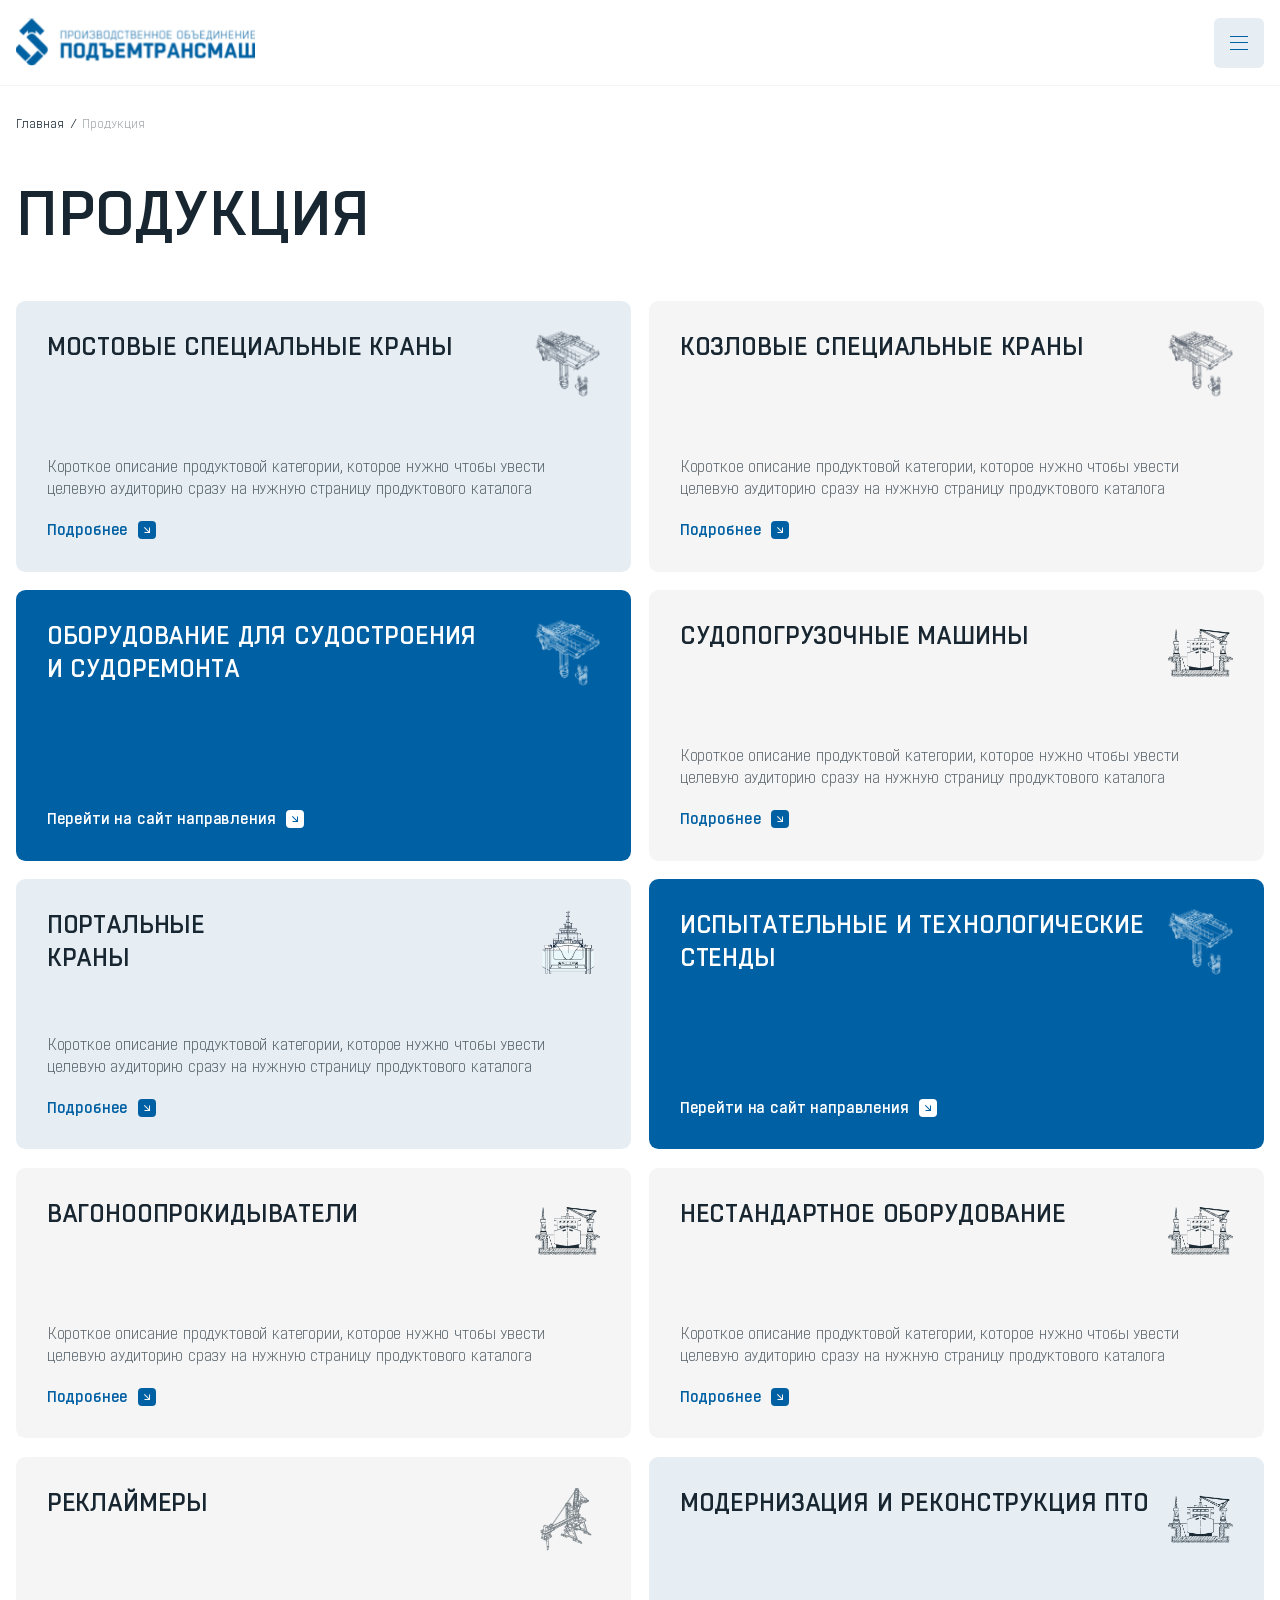
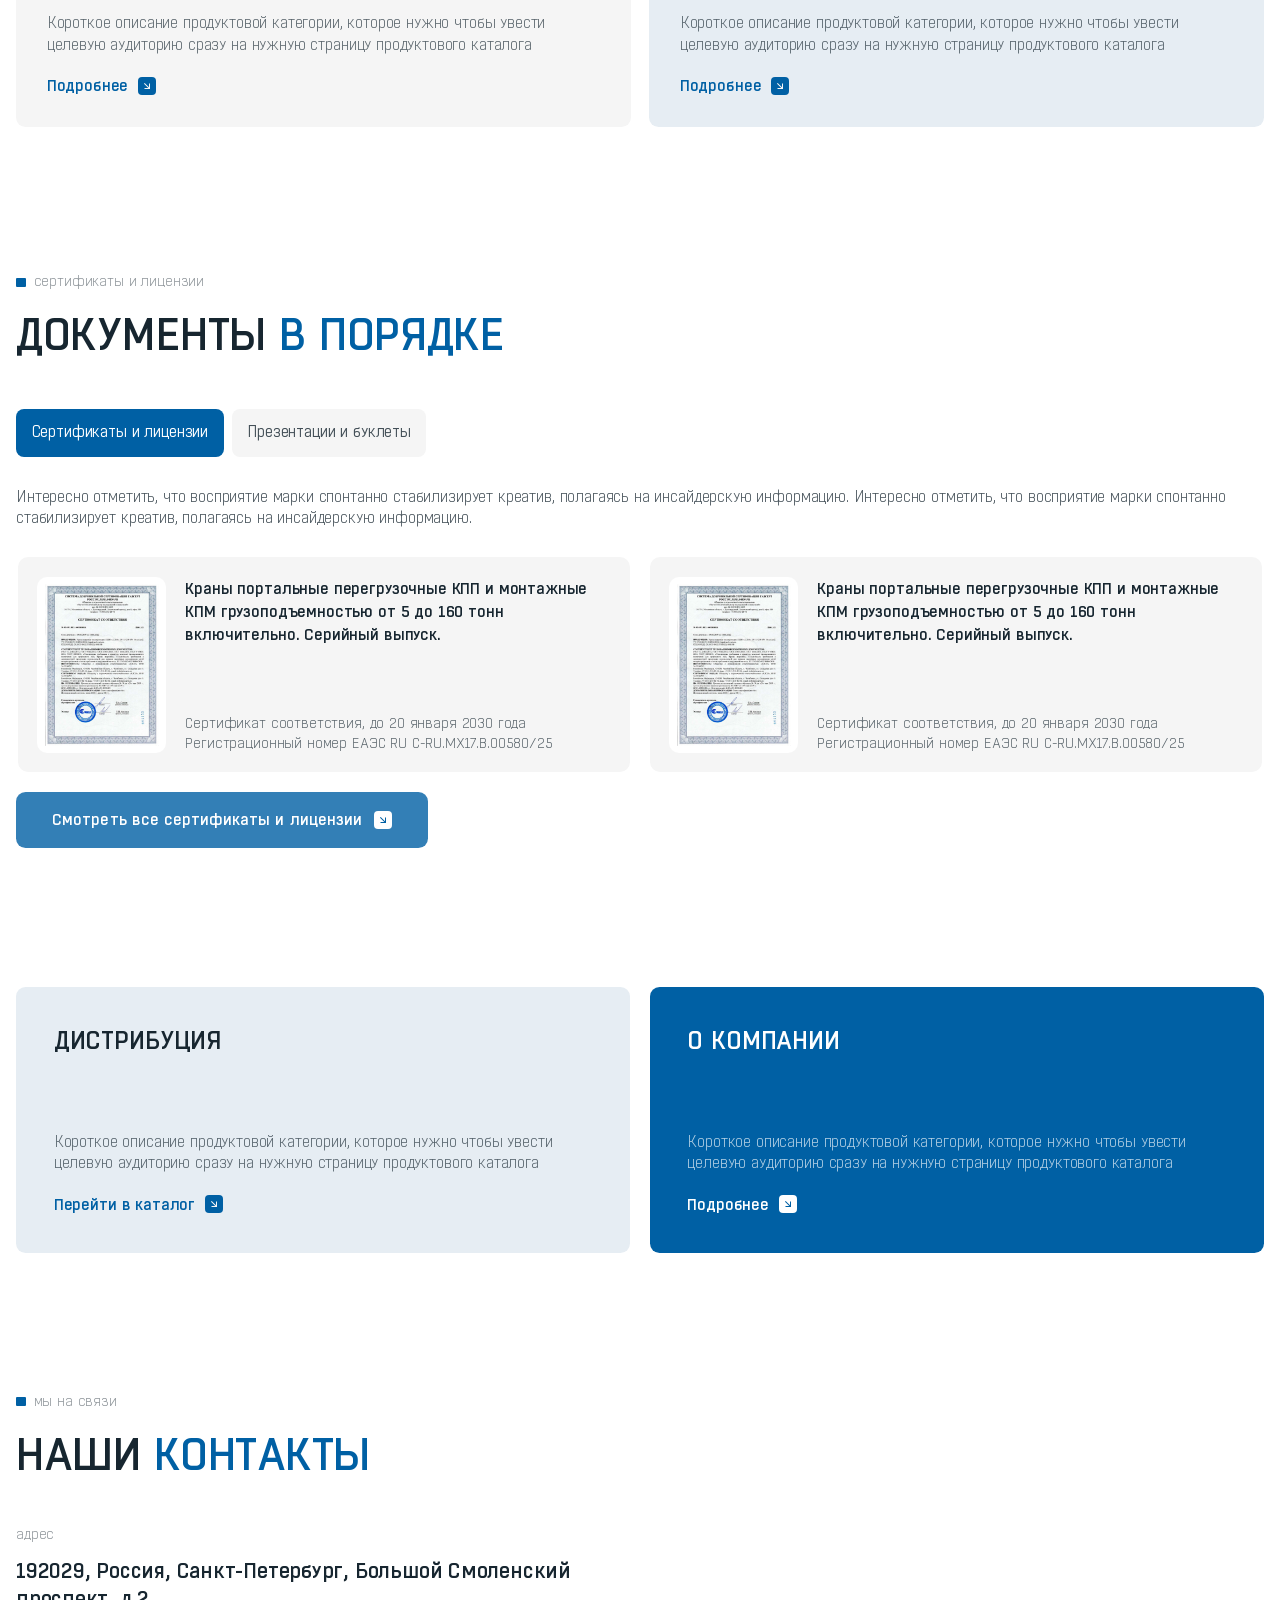
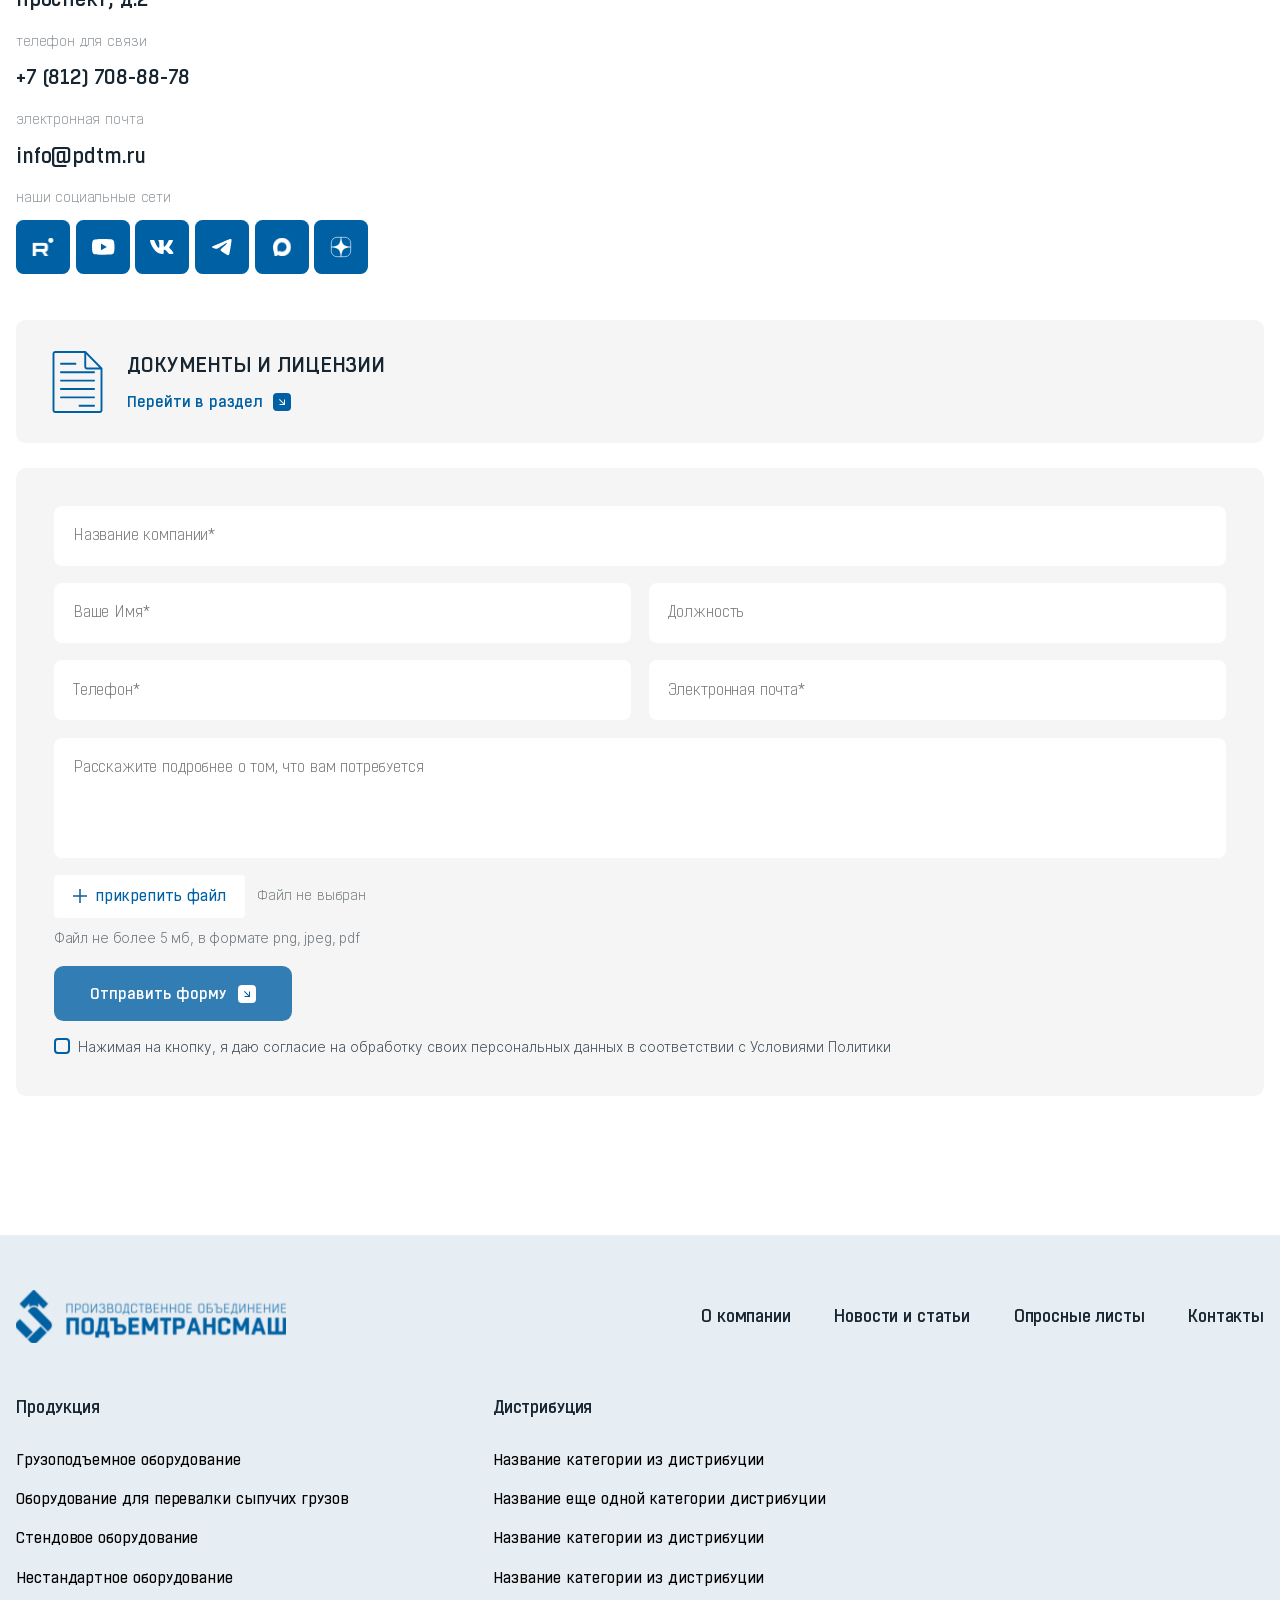
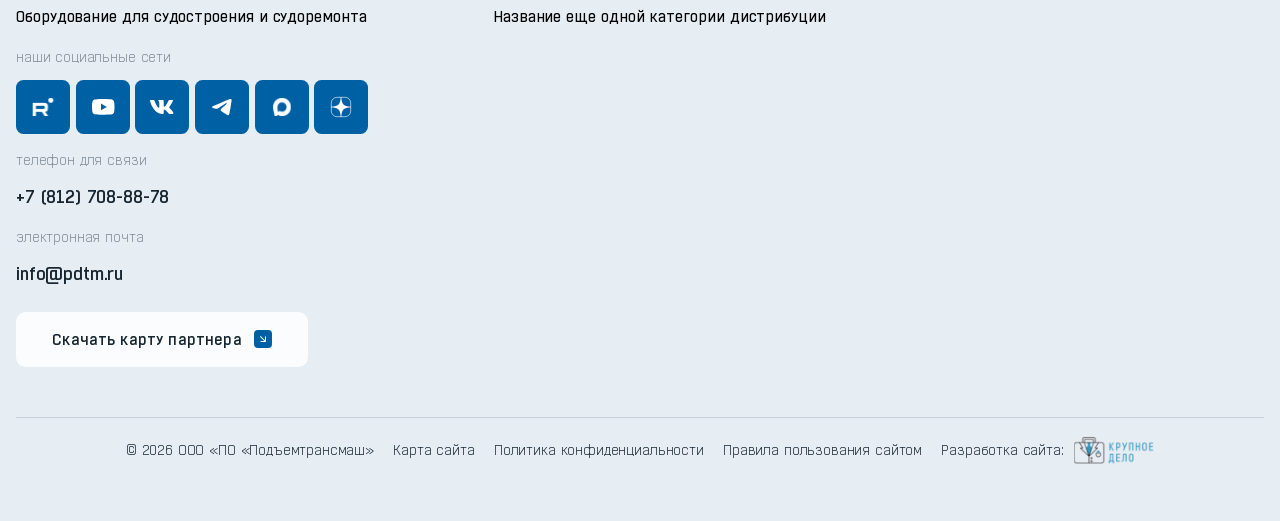
<file: products.html>
<!DOCTYPE html>
<html lang="ru">
    <head>
        <meta charset="UTF-8" />
        <meta name="viewport" content="width=device-width, initial-scale=1.0" />
        <title>Продукция</title>
        <link rel="stylesheet" href="./css/fonts.css" />
        <link rel="stylesheet" href="./css/reset.css" />
        <link rel="stylesheet" href="./css/variables.css" />
        <link rel="stylesheet" href="./css/choices.min.css" />
        <link rel="stylesheet" href="./css/swiper-bundle.css" />
        <link rel="stylesheet" href="./css/glightbox.min.css" />
        <link rel="stylesheet" href="./css/simplebar.min.css" />
        <link rel="stylesheet" href="./css/template_styles.css" />
        <link rel="stylesheet" href="./css/styles.css" />
    </head>
    <body>
        <header class="header">
            <div class="container">
                <div class="header-main">
                    <a href="index.html" class="header-logo">
                        <img src="./images/logo.svg" alt="Логотип" width="246" height="48" />
                    </a>
                    <nav class="header-nav">
                        <ul>
                            <li>
                                <a href="products.html">Продукция</a>
                                <ul>
                                    <li><a href="category-product.html">Мостовые специальные краны</a></li>
                                    <li><a href="category-product.html">Козловые специальные краны</a></li>
                                    <li><a href="category-product.html">Судопогрузочные машины</a></li>
                                    <li><a href="category-product.html">Портальные краны</a></li>
                                    <li><a href="category-product.html">Вагоноопрокидыватели</a></li>
                                    <li><a href="category-product.html">Нестандартное оборудование</a></li>
                                    <li><a href="category-product.html">Реклаймеры</a></li>
                                    <li><a href="category-product.html">Модернизация и реконструкция ПТО</a></li>
                                </ul>
                            </li>
                            <li>
                                <a href="distribution.html">Дистрибуция</a>
                                <ul>
                                    <li><a href="category-distribution.html">Мостовые специальные краны</a></li>
                                    <li><a href="category-distribution.html">Козловые специальные краны</a></li>
                                    <li><a href="category-distribution.html">Оборудование для судостроения и судоремонта</a></li>
                                    <li><a href="category-distribution.html">Портальные краны</a></li>
                                </ul>
                            </li>
                            <li><a href="about.html">О компании</a></li>
                            <li><a href="news.html">Новости и статьи</a></li>
                            <li><a href="questionnaires.html">Опросные листы</a></li>
                            <li><a href="contacts.html">Контакты</a></li>
                        </ul>
                    </nav>
                    <div class="header-additional">
                        <div class="header-contacts">
                            <button type="button" class="header-contacts__open-btn" aria-label="Открыть контакты">Связаться с нами</button>
                            <ul class="header-contacts__list">
                                <li><a href="tel:+7 (812) 708-08-78">+7 (812) 708-08-78</a></li>
                                <li><a href="mailto:info@pdtm.ru">info@pdtm.ru</a></li>
                            </ul>
                        </div>
                        <div class="header-lang custom-select">
                            <select data-select>
                                <option value="ru" data-url="#!" selected>RU</option>
                                <option value="en" data-url="#!">EN</option>
                                <option value="de" data-url="#!">DE</option>
                            </select>
                        </div>
                    </div>
                    <button type="button" class="header-burger">
                        <span></span>
                        <span></span>
                        <span></span>
                    </button>
                </div>
                <div class="header-mobile" hidden aria-label="Мобильное меню">
                    <div class="header-mobile__wrapper">
                        <nav class="header-mobile__menu hidden-scroll">
                            <ul>
                                <li>
                                    <a href="products.html">Продукция</a>
                                    <button type="button" class="header-mobile__open-btn" aria-label="Открыть подменю каталога">
                                        <span class="visually-hidden">Открыть подменю</span>
                                    </button>
                                    <ul>
                                        <li><a href="category-product.html">Мостовые специальные краны</a></li>
                                        <li><a href="category-product.html">Козловые специальные краны</a></li>
                                        <li><a href="category-product.html">Судопогрузочные машины</a></li>
                                        <li><a href="category-product.html">Портальные краны</a></li>
                                        <li><a href="category-product.html">Вагоноопрокидыватели</a></li>
                                        <li><a href="category-product.html">Нестандартное оборудование</a></li>
                                        <li><a href="category-product.html">Реклаймеры</a></li>
                                        <li><a href="category-product.html">Модернизация и реконструкция ПТО</a></li>
                                        <li><a href="products.html">Вся продукция</a></li>
                                    </ul>
                                </li>
                                <li>
                                    <a href="distribution.html">Дистрибуция</a>
                                    <button type="button" class="header-mobile__open-btn" aria-label="Открыть подменю каталога">
                                        <span class="visually-hidden">Открыть подменю</span>
                                    </button>
                                    <ul>
                                        <li><a href="category-distribution.html">Мостовые специальные краны</a></li>
                                        <li><a href="category-distribution.html">Козловые специальные краны</a></li>
                                        <li><a href="category-distribution.html">Оборудование для судостроения и судоремонта</a></li>
                                        <li><a href="category-distribution.html">Портальные краны</a></li>
                                    </ul>
                                </li>
                                <li><a href="about.html">О компании</a></li>
                                <li><a href="news.html">Новости и статьи</a></li>
                                <li><a href="questionnaires.html">Опросные листы</a></li>
                                <li><a href="contacts.html">Контакты</a></li>
                            </ul>
                        </nav>
                        <div class="header-mobile__bottom">
                            <a href="" download class="base-button blue-button header-mobile__download"><span>Скачать карту партнера</span><i></i></a>
                            <div class="header-lang mobile-lang custom-select">
                                <select data-select>
                                    <option value="ru" data-url="#!" selected>RU</option>
                                    <option value="en" data-url="#!">EN</option>
                                    <option value="de" data-url="#!">DE</option>
                                </select>
                            </div>
                        </div>
                    </div>
                </div>
            </div>
        </header>
        <main class="main">
            <!-- Хлебные крошки  -->
            <section class="breadcrumbs">
                <div class="container">
                    <nav class="breadcrumbs-nav" aria-label="Хлебные крошки">
                        <ul class="breadcrumbs-list">
                            <li><a href="./index.html">Главная</a></li>
                            <li><span>Продукция</span></li>
                        </ul>
                    </nav>
                    <button type="button" class="breadcrumbs-back" onclick="history.back()">Назад</button>
                </div>
            </section>

            <!-- Продукция -->
            <section class="section">
                <div class="container">
                    <h1 class="title-1 page-title">Продукция</h1>
                    <div class="custom-grid">
                        <!-- 1 ряд: 3 одинаковых блока -->
                        <!-- классы block-bg-1, block-bg-2, block-bg-3 отвечают за цвет фона блока  -->
                        <!-- block-bg-1 - #e6edf3; -->
                        <!-- block-bg-2 - #f5f5f5; -->
                        <!-- block-bg-3 - #0060a4; -->
                        <div class="grid-item">
                            <div class="block block-bg-1">
                                <div class="block-header">
                                    <h3 class="block-header__title title-3">Мостовые специальные краны</h3>
                                    <div class="block-header__icon">
                                        <!-- выводить, если есть темная иконка  -->
                                        <div class="block-header__icon-black">
                                            <img src="./images/block-icon-1-black.svg" alt="Иконка" width="68" height="68" />
                                        </div>
                                        <!-- выводить, если есть светлая иконка  -->
                                        <div class="block-header__icon-white">
                                            <img src="./images/block-icon-1-white.svg" alt="Иконка" width="68" height="68" />
                                        </div>
                                    </div>
                                </div>
                                <div class="block-body">
                                    <div class="block-body__text">
                                        <p>Короткое описание продуктовой категории, которое нужно чтобы увести целевую аудиторию сразу на нужную страницу продуктового каталога</p>
                                    </div>
                                    <a href="" class="link block-body__link"><span>Подробнее</span><i></i></a>
                                </div>
                            </div>
                        </div>
                        <div class="grid-item">
                            <div class="block block-bg-2">
                                <div class="block-header">
                                    <h3 class="block-header__title title-3">Козловые специальные краны</h3>
                                    <div class="block-header__icon">
                                        <!-- выводить, если есть темная иконка  -->
                                        <div class="block-header__icon-black">
                                            <img src="./images/block-icon-1-black.svg" alt="Иконка" width="68" height="68" />
                                        </div>
                                        <!-- выводить, если есть светлая иконка  -->
                                        <div class="block-header__icon-white">
                                            <img src="./images/block-icon-1-white.svg" alt="Иконка" width="68" height="68" />
                                        </div>
                                    </div>
                                </div>
                                <div class="block-body">
                                    <div class="block-body__text">
                                        <p>Короткое описание продуктовой категории, которое нужно чтобы увести целевую аудиторию сразу на нужную страницу продуктового каталога</p>
                                    </div>
                                    <a href="" class="link block-body__link"><span>Подробнее</span><i></i></a>
                                </div>
                            </div>
                        </div>
                        <div class="grid-item">
                            <div class="block block-bg-3">
                                <div class="block-header">
                                    <h3 class="block-header__title title-3">Оборудование для&nbsp;судостроения и&nbsp;судоремонта</h3>
                                    <div class="block-header__icon">
                                        <!-- выводить, если есть светлая иконка  -->
                                        <div class="block-header__icon-white">
                                            <img src="./images/block-icon-1-white.svg" alt="Иконка" width="68" height="68" />
                                        </div>
                                    </div>
                                </div>
                                <div class="block-body">
                                    <a href="" class="link block-body__link"><span>Перейти на сайт направления</span><i></i></a>
                                </div>
                            </div>
                        </div>

                        <!-- 2 ряд: 2 одинаковых блока -->
                        <div class="grid-item">
                            <div class="block block-bg-2">
                                <div class="block-header">
                                    <h3 class="block-header__title title-3">Судопогрузочные машины</h3>
                                    <div class="block-header__icon">
                                        <!-- выводить, если есть темная иконка  -->
                                        <div class="block-header__icon-black">
                                            <img src="./images/block-icon-3-black.svg" alt="Иконка" width="68" height="68" />
                                        </div>
                                        <!-- выводить, если есть светлая иконка  -->
                                        <div class="block-header__icon-white">
                                            <img src="./images/block-icon-3-white.svg" alt="Иконка" width="68" height="68" />
                                        </div>
                                    </div>
                                </div>
                                <div class="block-body">
                                    <div class="block-body__text">
                                        <p>Короткое описание продуктовой категории, которое нужно чтобы увести целевую аудиторию сразу на нужную страницу продуктового каталога</p>
                                    </div>
                                    <a href="" class="link block-body__link"><span>Подробнее</span><i></i></a>
                                </div>
                            </div>
                        </div>
                        <div class="grid-item">
                            <div class="block block-bg-1">
                                <div class="block-header">
                                    <h3 class="block-header__title title-3">Портальные<br />краны</h3>
                                    <div class="block-header__icon">
                                        <!-- выводить, если есть темная иконка  -->
                                        <div class="block-header__icon-black">
                                            <img src="./images/block-icon-4-black.svg" alt="Иконка" width="68" height="68" />
                                        </div>
                                        <!-- выводить, если есть светлая иконка  -->
                                        <div class="block-header__icon-white">
                                            <img src="./images/block-icon-4-white.svg" alt="Иконка" width="68" height="68" />
                                        </div>
                                    </div>
                                </div>
                                <div class="block-body">
                                    <div class="block-body__text">
                                        <p>Короткое описание продуктовой категории, которое нужно чтобы увести целевую аудиторию сразу на нужную страницу продуктового каталога</p>
                                    </div>
                                    <a href="" class="link block-body__link"><span>Подробнее</span><i></i></a>
                                </div>
                            </div>
                        </div>

                        <!-- 3 ряд: 1 блок (1 колонка) + 1 блок (2 колонки) -->
                        <div class="grid-item">
                            <div class="block block-bg-3">
                                <div class="block-header">
                                    <h3 class="block-header__title title-3">Испытательные и технологические стенды</h3>
                                    <div class="block-header__icon">
                                        <!-- выводить, если есть светлая иконка  -->
                                        <div class="block-header__icon-white">
                                            <img src="./images/block-icon-1-white.svg" alt="Иконка" width="68" height="68" />
                                        </div>
                                    </div>
                                </div>
                                <div class="block-body">
                                    <a href="" class="link block-body__link"><span>Перейти на сайт направления</span><i></i></a>
                                </div>
                            </div>
                        </div>
                        <div class="grid-item grid-item--double">
                            <div class="block block-bg-2">
                                <div class="block-header">
                                    <h3 class="block-header__title title-3">Вагоноопрокидыва&shy;тели</h3>
                                    <div class="block-header__icon">
                                        <!-- выводить, если есть темная иконка  -->
                                        <div class="block-header__icon-black">
                                            <img src="./images/block-icon-3-black.svg" alt="Иконка" width="68" height="68" />
                                        </div>
                                        <!-- выводить, если есть светлая иконка  -->
                                        <div class="block-header__icon-white">
                                            <img src="./images/block-icon-3-white.svg" alt="Иконка" width="68" height="68" />
                                        </div>
                                    </div>
                                </div>
                                <div class="block-body">
                                    <div class="block-body__text">
                                        <p>Короткое описание продуктовой категории, которое нужно чтобы увести целевую аудиторию сразу на нужную страницу продуктового каталога</p>
                                    </div>
                                    <a href="" class="link block-body__link"><span>Подробнее</span><i></i></a>
                                </div>
                            </div>
                        </div>

                        <!-- 4 ряд: 2 одинаковых блока -->
                        <div class="grid-item">
                            <div class="block block-bg-2">
                                <div class="block-header">
                                    <h3 class="block-header__title title-3">Нестандартное оборудование</h3>
                                    <div class="block-header__icon">
                                        <!-- выводить, если есть темная иконка  -->
                                        <div class="block-header__icon-black">
                                            <img src="./images/block-icon-3-black.svg" alt="Иконка" width="68" height="68" />
                                        </div>
                                        <!-- выводить, если есть светлая иконка  -->
                                        <div class="block-header__icon-white">
                                            <img src="./images/block-icon-3-white.svg" alt="Иконка" width="68" height="68" />
                                        </div>
                                    </div>
                                </div>
                                <div class="block-body">
                                    <div class="block-body__text">
                                        <p>Короткое описание продуктовой категории, которое нужно чтобы увести целевую аудиторию сразу на нужную страницу продуктового каталога</p>
                                    </div>
                                    <a href="" class="link block-body__link"><span>Подробнее</span><i></i></a>
                                </div>
                            </div>
                        </div>
                        <div class="grid-item">
                            <div class="block block-bg-2">
                                <div class="block-header">
                                    <h3 class="block-header__title title-3">Реклаймеры</h3>
                                    <div class="block-header__icon">
                                        <!-- выводить, если есть темная иконка  -->
                                        <div class="block-header__icon-black">
                                            <img src="./images/block-icon-2-black.svg" alt="Иконка" width="68" height="68" />
                                        </div>
                                        <!-- выводить, если есть светлая иконка  -->
                                        <div class="block-header__icon-white">
                                            <img src="./images/block-icon-2-white.svg" alt="Иконка" width="68" height="68" />
                                        </div>
                                    </div>
                                </div>
                                <div class="block-body">
                                    <div class="block-body__text">
                                        <p>Короткое описание продуктовой категории, которое нужно чтобы увести целевую аудиторию сразу на нужную страницу продуктового каталога</p>
                                    </div>
                                    <a href="" class="link block-body__link"><span>Подробнее</span><i></i></a>
                                </div>
                            </div>
                        </div>

                        <!-- 5 ряд: 1 блок на всю ширину -->
                        <div class="grid-item grid-item--full">
                            <div class="block block-bg-1">
                                <div class="block-header">
                                    <h3 class="block-header__title title-3">Модернизация и реконструкция ПТО</h3>
                                    <div class="block-header__icon">
                                        <!-- выводить, если есть темная иконка  -->
                                        <div class="block-header__icon-black">
                                            <img src="./images/block-icon-3-black.svg" alt="Иконка" width="68" height="68" />
                                        </div>
                                        <!-- выводить, если есть светлая иконка  -->
                                        <div class="block-header__icon-white">
                                            <img src="./images/block-icon-3-white.svg" alt="Иконка" width="68" height="68" />
                                        </div>
                                    </div>
                                </div>
                                <div class="block-body">
                                    <div class="block-body__text">
                                        <p>Короткое описание продуктовой категории, которое нужно чтобы увести целевую аудиторию сразу на нужную страницу продуктового каталога</p>
                                    </div>
                                    <a href="" class="link block-body__link"><span>Подробнее</span><i></i></a>
                                </div>
                            </div>
                        </div>
                    </div>
                </div>
            </section>

            <!-- Документы в порядке -->
            <section class="section">
                <div class="container">
                    <div class="title-container title-grid">
                        <p class="subtitle">сертификаты и лицензии</p>
                        <h2 class="title-2">Документы <strong>в&nbsp;порядке</strong></h2>
                    </div>
                    <div class="content-grid" data-tabs>
                        <ul class="tabs tabs-vertical hidden-scroll">
                            <li><button type="button" class="tabs-item active" data-tab="tab-certificates">Сертификаты и лицензии</button></li>
                            <li><button type="button" class="tabs-item" data-tab="tab-documents">Презентации и буклеты</button></li>
                        </ul>
                        <div class="tabs-content">
                            <div class="tab-content active" data-tab-content="tab-certificates">
                                <div class="tab-content__text">
                                    <p>Интересно отметить, что восприятие марки спонтанно стабилизирует креатив, полагаясь на инсайдерскую информацию. Интересно отметить, что восприятие марки спонтанно стабилизирует креатив, полагаясь на инсайдерскую информацию.</p>
                                </div>
                                <div class="swiper slider slider-2 certificates-slider">
                                    <div class="swiper-wrapper">
                                        <div class="swiper-slide">
                                            <!--  нужно указывать заголовок в data-title, он отображается при открытии модального окна  -->
                                            <a href="./images/certificate.webp" class="glightbox certificate certificate-small" data-title="Краны портальные перегрузочные КПП и монтажные КПМ грузоподъемностью от 5 до 160 тонн включительно. Серийный выпуск.">
                                                <div class="certificate-image">
                                                    <img src="./images/certificate.webp" alt="Краны портальные перегрузочные КПП и монтажные КПМ грузоподъемностью от 5 до 160 тонн включительно. Серийный выпуск." width="132" height="187" loading="lazy" />
                                                </div>
                                                <div class="certificate-content">
                                                    <h3 class="certificate-content__title">Краны портальные перегрузочные КПП и монтажные КПМ грузоподъемностью от 5 до 160 тонн включительно. Серийный выпуск.</h3>
                                                    <ul class="certificate-content__list">
                                                        <li>Сертификат соответствия, до 20 января 2030 года</li>
                                                        <li>Регистрационный номер ЕАЭС RU С-RU.МХ17.В.00580/25</li>
                                                    </ul>
                                                </div>
                                            </a>
                                        </div>
                                        <div class="swiper-slide">
                                            <!--  нужно указывать заголовок в data-title, он отображается при открытии модального окна  -->
                                            <a href="./images/certificate.webp" class="glightbox certificate certificate-small" data-title="Краны портальные перегрузочные КПП и монтажные КПМ грузоподъемностью от 5 до 160 тонн включительно. Серийный выпуск.">
                                                <div class="certificate-image">
                                                    <img src="./images/certificate.webp" alt="Краны портальные перегрузочные КПП и монтажные КПМ грузоподъемностью от 5 до 160 тонн включительно. Серийный выпуск." width="132" height="187" loading="lazy" />
                                                </div>
                                                <div class="certificate-content">
                                                    <h3 class="certificate-content__title">Краны портальные перегрузочные КПП и монтажные КПМ грузоподъемностью от 5 до 160 тонн включительно. Серийный выпуск.</h3>
                                                    <ul class="certificate-content__list">
                                                        <li>Сертификат соответствия, до 20 января 2030 года</li>
                                                        <li>Регистрационный номер ЕАЭС RU С-RU.МХ17.В.00580/25</li>
                                                    </ul>
                                                </div>
                                            </a>
                                        </div>
                                    </div>
                                </div>
                                <a href="documents-credentials.html" class="base-button blue-button tab-content__link"><span>Смотреть все сертификаты и лицензии</span><i></i></a>
                            </div>
                            <div class="tab-content" data-tab-content="tab-documents">
                                <div class="tab-content__text">
                                    <p>Интересно отметить, что восприятие марки спонтанно стабилизирует креатив, полагаясь на инсайдерскую информацию. Интересно отметить, что восприятие марки спонтанно стабилизирует креатив, полагаясь на инсайдерскую информацию.</p>
                                </div>
                                <ul class="documents-list">
                                    <li>
                                        <a href="#!" download="" class="document">
                                            <div class="document-icon">
                                                <img src="./images/document.svg" alt="Иконка документа" width="46" height="46" loading="lazy" />
                                            </div>
                                            <div class="document-content">
                                                <h3 class="document-content__title">Кратцер-кран (реклаймер скребковый)</h3>
                                                <span class="document-content__size">5 мб</span>
                                            </div>
                                        </a>
                                    </li>
                                    <li>
                                        <a href="#!" download="" class="document">
                                            <div class="document-icon">
                                                <img src="./images/document.svg" alt="Иконка документа" width="46" height="46" loading="lazy" />
                                            </div>
                                            <div class="document-content">
                                                <h3 class="document-content__title">Реклаймер роторный мостовой</h3>
                                                <span class="document-content__size">5 мб</span>
                                            </div>
                                        </a>
                                    </li>
                                    <li>
                                        <a href="#!" download="" class="document">
                                            <div class="document-icon">
                                                <img src="./images/document.svg" alt="Иконка документа" width="46" height="46" loading="lazy" />
                                            </div>
                                            <div class="document-content">
                                                <h3 class="document-content__title">Стакер-реклаймер стреловой роторный</h3>
                                                <span class="document-content__size">5 мб</span>
                                            </div>
                                        </a>
                                    </li>
                                </ul>
                                <a href="documents-collateral.html" class="base-button blue-button tab-content__link"><span>Смотреть все презентации и буклеты</span><i></i></a>
                            </div>
                        </div>
                    </div>
                </div>
            </section>

            <section class="section">
                <div class="container">
                    <div class="blocks blocks-col-2">
                        <div class="block block-bg-1 block-lg" data-lazy-desktop="./images/block-lg-2-desktop.webp" data-lazy-mobile="./images/block-lg-2-mobile.webp">
                            <div class="block-header">
                                <h3 class="block-header__title title-3">Дистрибуция</h3>
                            </div>
                            <div class="block-body">
                                <div class="block-body__text">
                                    <p>Короткое описание продуктовой категории, которое нужно чтобы увести целевую аудиторию сразу на нужную страницу продуктового каталога</p>
                                </div>
                                <a href="distribution.html" class="link block-body__link"><span>Перейти в каталог</span><i></i></a>
                            </div>
                        </div>
                        <div class="block block-bg-3 block-lg" data-lazy-desktop="./images/block-lg-1-desktop.webp" data-lazy-mobile="./images/block-lg-1-mobile.webp">
                            <div class="block-header">
                                <h3 class="block-header__title title-3">О компании</h3>
                            </div>
                            <div class="block-body">
                                <div class="block-body__text">
                                    <p>Короткое описание продуктовой категории, которое нужно чтобы увести целевую аудиторию сразу на нужную страницу продуктового каталога</p>
                                </div>
                                <a href="about.html" class="link block-body__link"><span>Подробнее</span><i></i></a>
                            </div>
                        </div>
                    </div>
                </div>
            </section>

            <!-- Наши контакты -->
            <section class="section" id="contacts">
                <div class="container">
                    <div class="grid-2">
                        <div class="contacts">
                            <div class="title-column contacts-title">
                                <p class="subtitle">мы на связи</p>
                                <h2 class="title-2">Наши <strong>контакты</strong></h2>
                            </div>
                            <ul class="contacts-info">
                                <li>
                                    <p>адрес</p>
                                    <address>192029, Россия, Санкт-Петербург, Большой Смоленский проспект, д.2</address>
                                </li>
                                <li>
                                    <p>телефон для связи</p>
                                    <a href="tel:+7 (812) 708-88-78">+7 (812) 708-88-78</a>
                                </li>
                                <li>
                                    <p>электронная почта</p>
                                    <a href="mailto:info@pdtm.ru">info@pdtm.ru</a>
                                </li>
                                <li>
                                    <p>наши социальные сети</p>
                                    <ul class="contacts-info__socials">
                                        <li>
                                            <a href="https://rutube.ru" target="_blank" rel="noopener noreferrer" aria-label="Перейти на наш канал Rutube">
                                                <img src="./images/rutube.svg" alt="Иконка Rutube" width="24" height="24" loading="lazy" />
                                            </a>
                                        </li>
                                        <li>
                                            <a href="https://youtube.com" target="_blank" rel="noopener noreferrer" aria-label="Перейти на наш канал YouTube">
                                                <img src="./images/youtube.svg" alt="Иконка YouTube" width="24" height="24" loading="lazy" />
                                            </a>
                                        </li>
                                        <li>
                                            <a href="https://vk.ru" target="_blank" rel="noopener noreferrer" aria-label="Перейти на наш канал Vk">
                                                <img src="./images/vk.svg" alt="Иконка Vk" width="24" height="24" loading="lazy" />
                                            </a>
                                        </li>
                                        <li>
                                            <a href="https://telegram.com" target="_blank" rel="noopener noreferrer" aria-label="Перейти на наш канал Telegram">
                                                <img src="./images/telegram.svg" alt="Иконка Telegram" width="24" height="24" loading="lazy" />
                                            </a>
                                        </li>
                                        <li>
                                            <a href="https://max.ru" target="_blank" rel="noopener noreferrer" aria-label="Перейти на наш канал Max">
                                                <img src="./images/max.svg" alt="Иконка Max" width="24" height="24" loading="lazy" />
                                            </a>
                                        </li>
                                        <li>
                                            <a href="https://dzen.ru" target="_blank" rel="noopener noreferrer" aria-label="Перейти на наш канал Dzen">
                                                <img src="./images/dzen.svg" alt="Иконка Dzen" width="24" height="24" loading="lazy" />
                                            </a>
                                        </li>
                                    </ul>
                                </li>
                            </ul>
                            <div class="contacts-document">
                                <div class="contacts-document__icon">
                                    <img src="./images/document.svg" alt="Иконка документа" width="64" height="64" loading="lazy" />
                                </div>
                                <div class="contacts-document__content">
                                    <h3 class="title-4 contacts-document__title">Документы и лицензии</h3>
                                    <a href="documents-credentials.html" class="link contacts-document__link"><span>Перейти в раздел</span><i></i></a>
                                </div>
                            </div>
                        </div>
                        <form class="form">
                            <div class="form-inner">
                                <label for="company" class="visually-hidden">Название компании</label>
                                <input type="text" name="company" id="company" placeholder="Название компании*" required />
                                <!-- выводить, если есть ошибка  -->
                                <!-- <span class="form-error">Текст ошибки</span> -->
                            </div>
                            <div class="form-grid">
                                <div class="form-inner">
                                    <label for="name" class="visually-hidden">Ваше Имя</label>
                                    <input type="text" name="name" id="name" placeholder="Ваше Имя*" required />
                                    <!-- выводить, если есть ошибка  -->
                                    <!-- <span class="form-error">Текст ошибки</span> -->
                                </div>
                                <div class="form-inner">
                                    <label for="job_title" class="visually-hidden">Должность</label>
                                    <input type="text" name="job_title" id="job_title" placeholder="Должность" />
                                </div>
                            </div>
                            <div class="form-grid">
                                <div class="form-inner">
                                    <label for="phone" class="visually-hidden">Телефон*</label>
                                    <input type="text" name="phone" id="phone" placeholder="Телефон*" required />
                                    <!-- выводить, если есть ошибка  -->
                                    <!-- <span class="form-error">Текст ошибки</span> -->
                                </div>
                                <div class="form-inner">
                                    <label for="email" class="visually-hidden">Электронная почта*</label>
                                    <input type="email" name="email" id="email" placeholder="Электронная почта*" required />
                                    <!-- выводить, если есть ошибка  -->
                                    <!-- <span class="form-error">Текст ошибки</span> -->
                                </div>
                            </div>
                            <div class="form-inner">
                                <label for="message" class="visually-hidden">Расскажите подробнее о том, что вам потребуется</label>
                                <textarea id="message" name="message" placeholder="Расскажите подробнее о том, что вам потребуется"></textarea>
                            </div>
                            <div class="form-file">
                                <div class="form-file__inner">
                                    <div class="form-file__btn">
                                        <input type="file" name="file" id="file" accept=".png, .jpeg, .pdf" />
                                        <button type="button">прикрепить файл</button>
                                    </div>
                                    <p class="form-file__name">Файл не выбран</p>
                                </div>
                                <p class="form-file__warning">Файл не более 5 мб, в формате png, jpeg, pdf</p>
                                <!-- выводить, если есть ошибка  -->
                                <!-- <span class="form-error">Текст ошибки</span> -->
                            </div>
                            <button type="submit" class="base-button blue-button form-button"><span>Отправить форму</span><i></i></button>
                            <div class="form-checkbox">
                                <input type="checkbox" name="checkbox" id="checkbox" required />
                                <label for="checkbox">Нажимая на кнопку, я даю согласие на обработку своих персональных данных в соответствии с&nbsp;<a href="policy.html">Условиями Политики</a></label>
                                <!-- выводить, если есть ошибка  -->
                                <!-- <span class="form-error">Текст ошибки</span> -->
                            </div>
                        </form>
                    </div>
                </div>
            </section>
        </main>
        <footer class="footer">
            <div class="container">
                <div class="footer-inner">
                    <div class="footer-top">
                        <a href="index.html" class="footer-top__logo">
                            <img src="./images/logo.svg" alt="Логотип" width="287" height="56" loading="lazy" />
                        </a>
                        <nav class="footer-top__menu">
                            <ul>
                                <li><a href="about.html">О компании</a></li>
                                <li><a href="news.html">Новости и статьи</a></li>
                                <li><a href="questionnaires.html">Опросные листы</a></li>
                                <li><a href="contacts.html">Контакты</a></li>
                            </ul>
                        </nav>
                    </div>
                    <div class="footer-center">
                        <div class="footer-center__navs">
                            <nav class="footer-center__nav">
                                <p class="footer-center__nav-title">Продукция</p>
                                <ul class="footer-center__nav-list">
                                    <li><a href="category-product.html">Грузоподъемное оборудование</a></li>
                                    <li><a href="category-product.html">Оборудование для перевалки сыпучих грузов</a></li>
                                    <li><a href="category-product.html">Стендовое оборудование</a></li>
                                    <li><a href="category-product.html">Нестандартное оборудование</a></li>
                                    <li><a href="category-product.html">Оборудование для судостроения и судоремонта</a></li>
                                </ul>
                            </nav>
                            <nav class="footer-center__nav">
                                <p class="footer-center__nav-title">Дистрибуция</p>
                                <ul class="footer-center__nav-list">
                                    <li><a href="category-distribution.html">Название категории из дистрибуции</a></li>
                                    <li><a href="category-distribution.html">Название еще одной категории дистрибуции</a></li>
                                    <li><a href="category-distribution.html">Название категории из дистрибуции</a></li>
                                    <li><a href="category-distribution.html">Название категории из дистрибуции</a></li>
                                    <li><a href="category-distribution.html">Название еще одной категории дистрибуции</a></li>
                                </ul>
                            </nav>
                        </div>

                        <ul class="footer-center__contacts">
                            <li>
                                <p class="footer-center__contacts-title">наши социальные сети</p>
                                <ul class="footer-center__socials">
                                    <li>
                                        <a href="https://rutube.ru" target="_blank" rel="noopener noreferrer" aria-label="Перейти на наш канал Rutube">
                                            <img src="./images/rutube.svg" alt="Иконка Rutube" width="24" height="24" loading="lazy" />
                                        </a>
                                    </li>
                                    <li>
                                        <a href="https://youtube.com" target="_blank" rel="noopener noreferrer" aria-label="Перейти на наш канал YouTube">
                                            <img src="./images/youtube.svg" alt="Иконка YouTube" width="24" height="24" loading="lazy" />
                                        </a>
                                    </li>
                                    <li>
                                        <a href="https://vk.ru" target="_blank" rel="noopener noreferrer" aria-label="Перейти на наш канал Vk">
                                            <img src="./images/vk.svg" alt="Иконка Vk" width="24" height="24" loading="lazy" />
                                        </a>
                                    </li>
                                    <li>
                                        <a href="https://telegram.com" target="_blank" rel="noopener noreferrer" aria-label="Перейти на наш канал Telegram">
                                            <img src="./images/telegram.svg" alt="Иконка Telegram" width="24" height="24" loading="lazy" />
                                        </a>
                                    </li>
                                    <li>
                                        <a href="https://max.ru" target="_blank" rel="noopener noreferrer" aria-label="Перейти на наш канал Max">
                                            <img src="./images/max.svg" alt="Иконка Max" width="24" height="24" loading="lazy" />
                                        </a>
                                    </li>
                                    <li>
                                        <a href="https://dzen.ru" target="_blank" rel="noopener noreferrer" aria-label="Перейти на наш канал Dzen">
                                            <img src="./images/dzen.svg" alt="Иконка Dzen" width="24" height="24" loading="lazy" />
                                        </a>
                                    </li>
                                </ul>
                            </li>
                            <li>
                                <p class="footer-center__contacts-title">телефон для связи</p>
                                <ul class="footer-center__contact">
                                    <li><a href="tel:+7 (812) 708-88-78">+7 (812) 708-88-78</a></li>
                                </ul>
                            </li>
                            <li>
                                <p class="footer-center__contacts-title">электронная почта</p>
                                <ul class="footer-center__contact">
                                    <li><a href="mailto:info@pdtm.ru">info@pdtm.ru</a></li>
                                </ul>
                            </li>
                            <li>
                                <a href="#!" download class="base-button white-button footer-center__download"><span>Скачать карту партнера</span><i></i></a>
                            </li>
                        </ul>
                    </div>
                    <div class="footer-bottom">
                        <p>© 2026 ООО «ПО «Подъемтрансмаш»</p>
                        <a href="#!" target="_blank" rel="noopener noreferrer">Карта сайта</a>
                        <a href="policy.html">Политика конфиденциальности</a>
                        <a href="terms-of-service.html">Правила пользования сайтом</a>
                        <div class="footer-bottom__developer">
                            <p>Разработка сайта:</p>
                            <a href="#!" target="_blank" rel="noopener noreferrer">
                                <img src="./images/developer-logo.svg" alt="Логотип Крупное Дело" width="83" height="30" loading="lazy" />
                            </a>
                        </div>
                    </div>
                </div>
            </div>
        </footer>

        <script src="./js/choices.min.js"></script>
        <script src="./js/simplebar.min.js"></script>
        <script src="./js/glightbox.min.js"></script>
        <script src="./js/swiper-bundle.min.js"></script>
        <script src="./js/index.js"></script>
    </body>
</html>
</file>
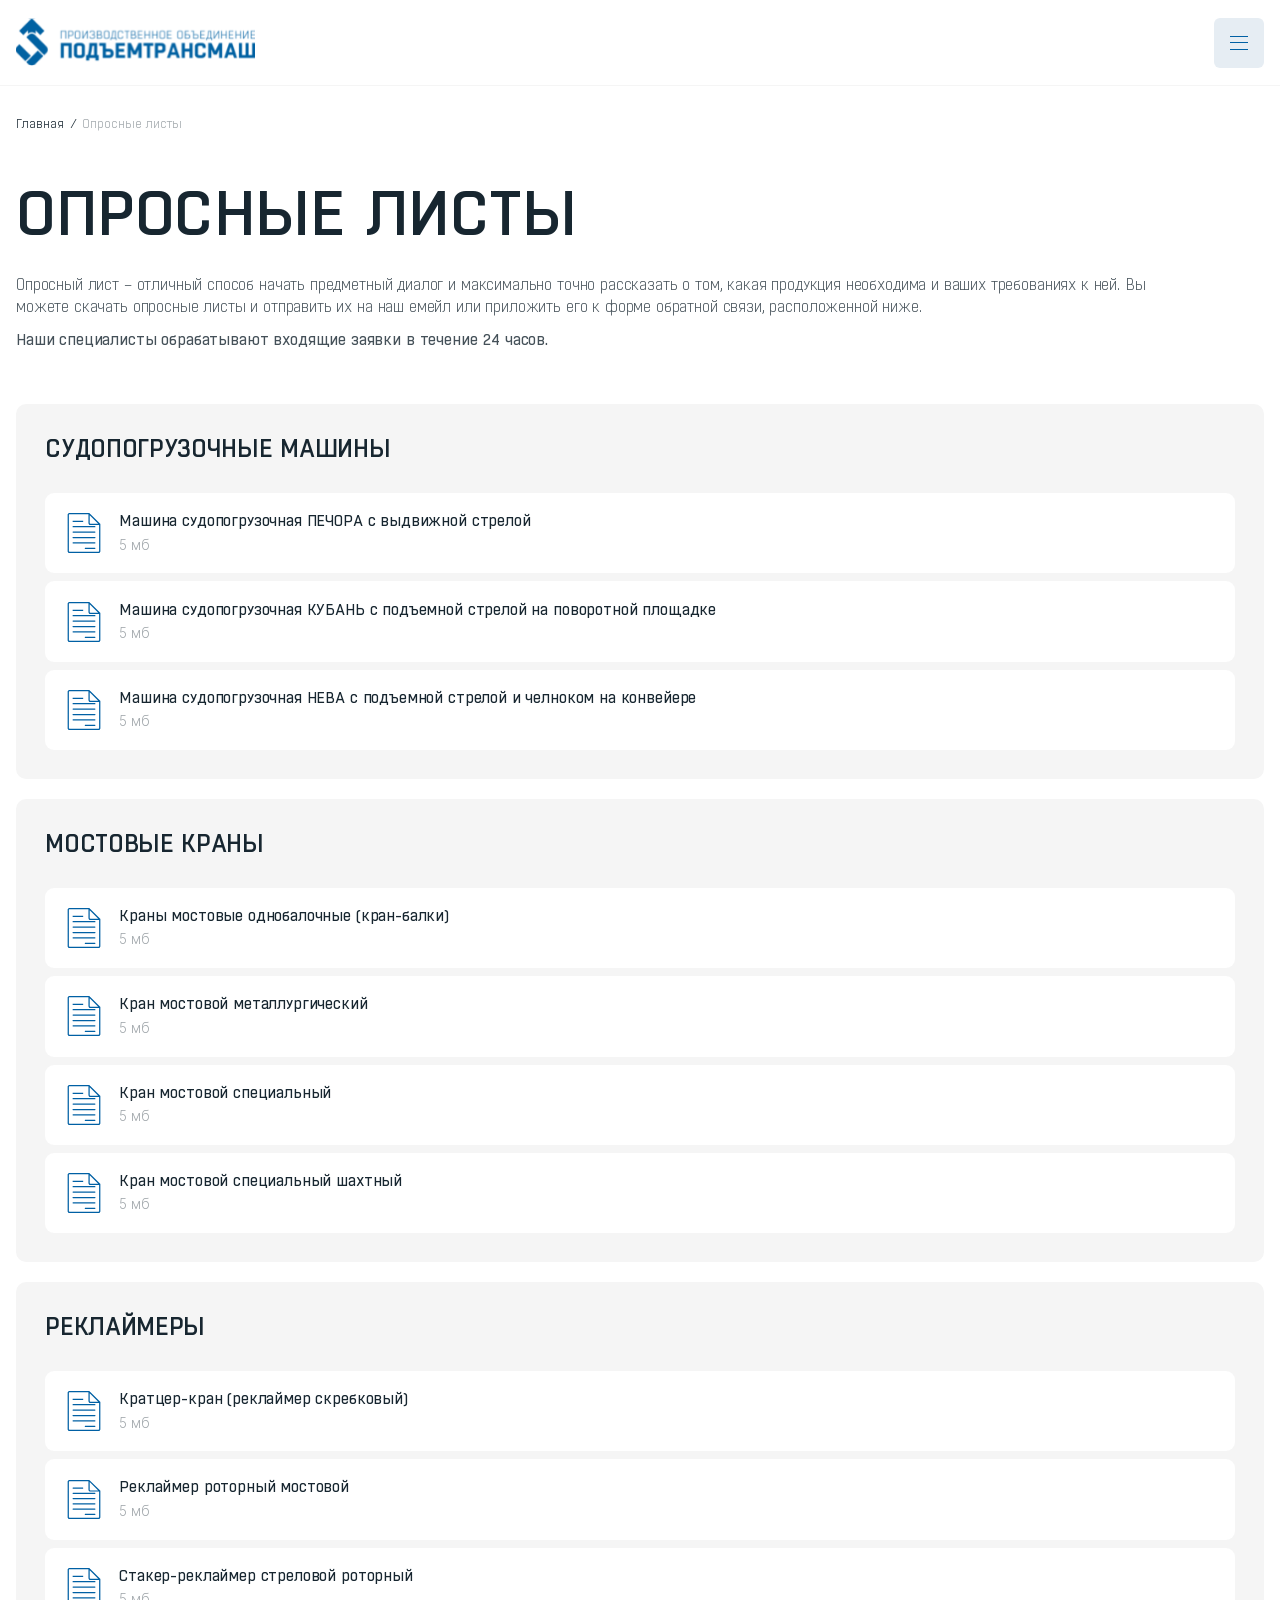
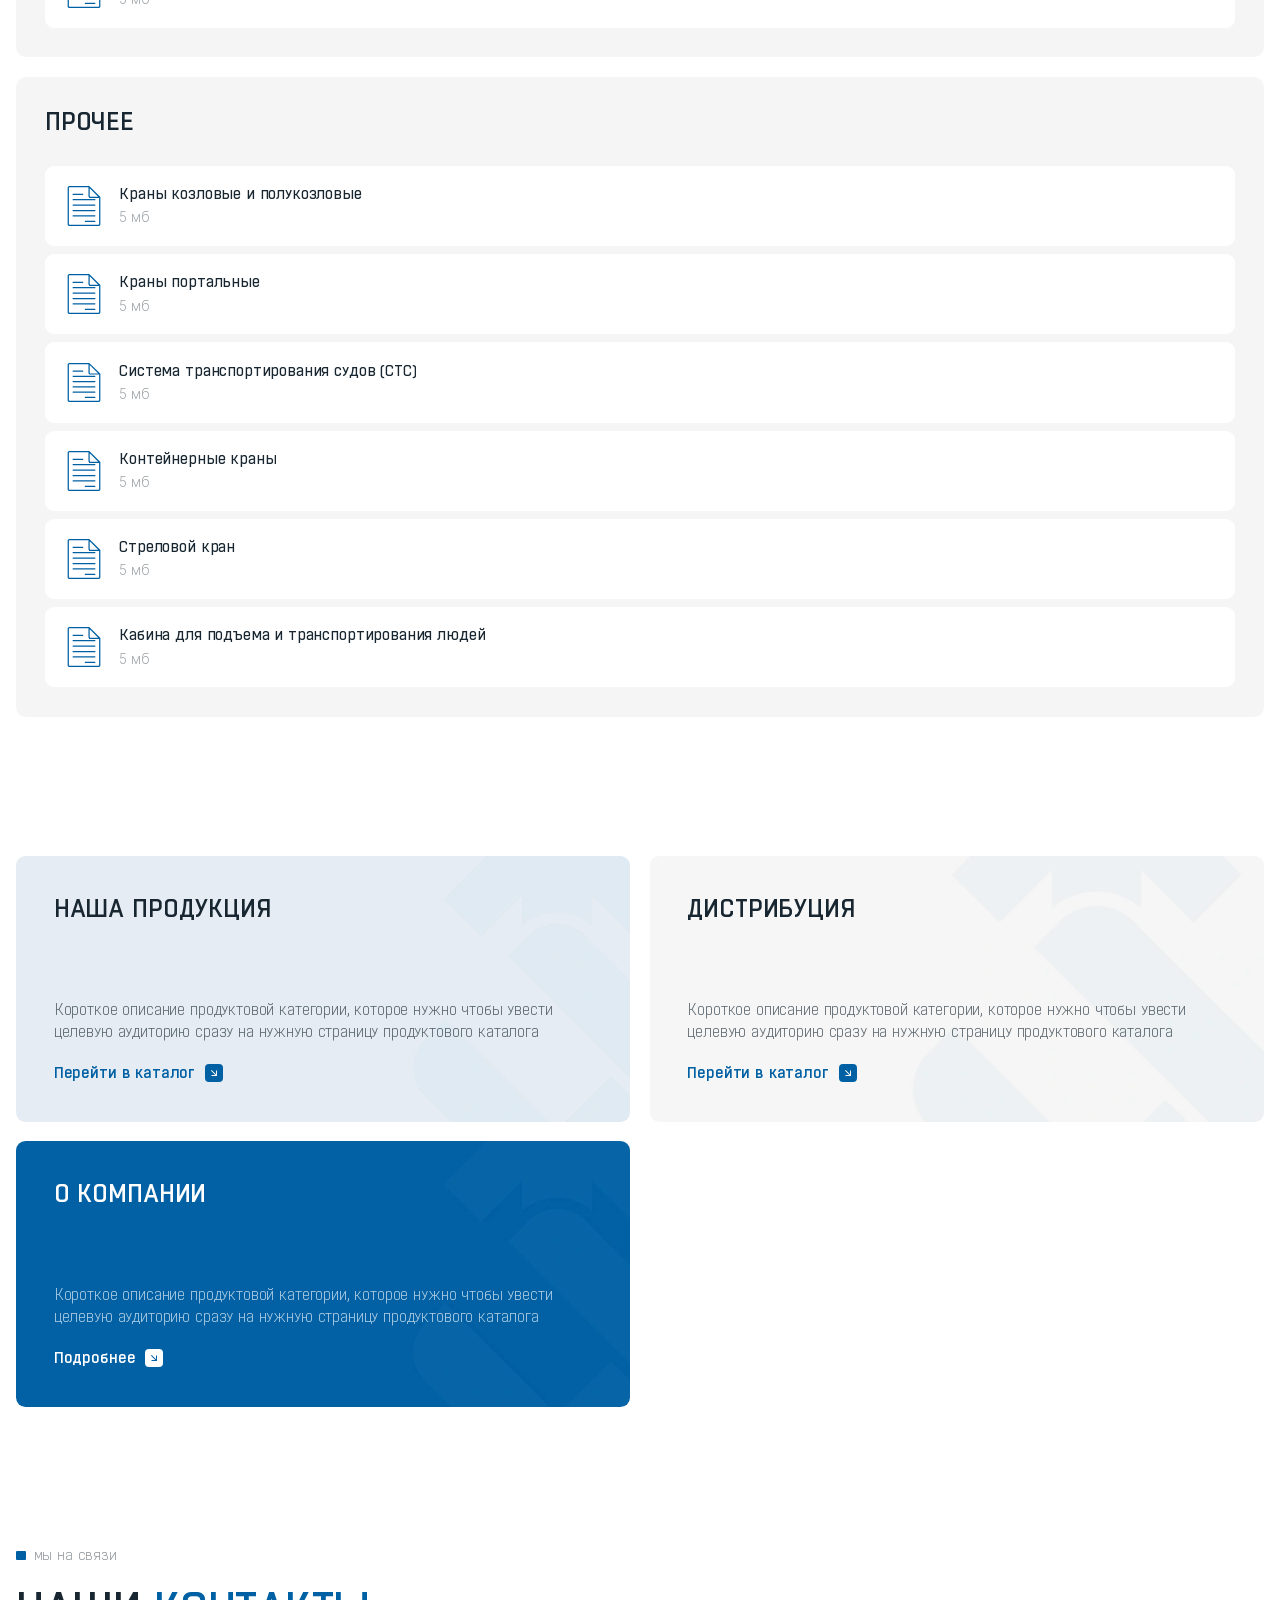
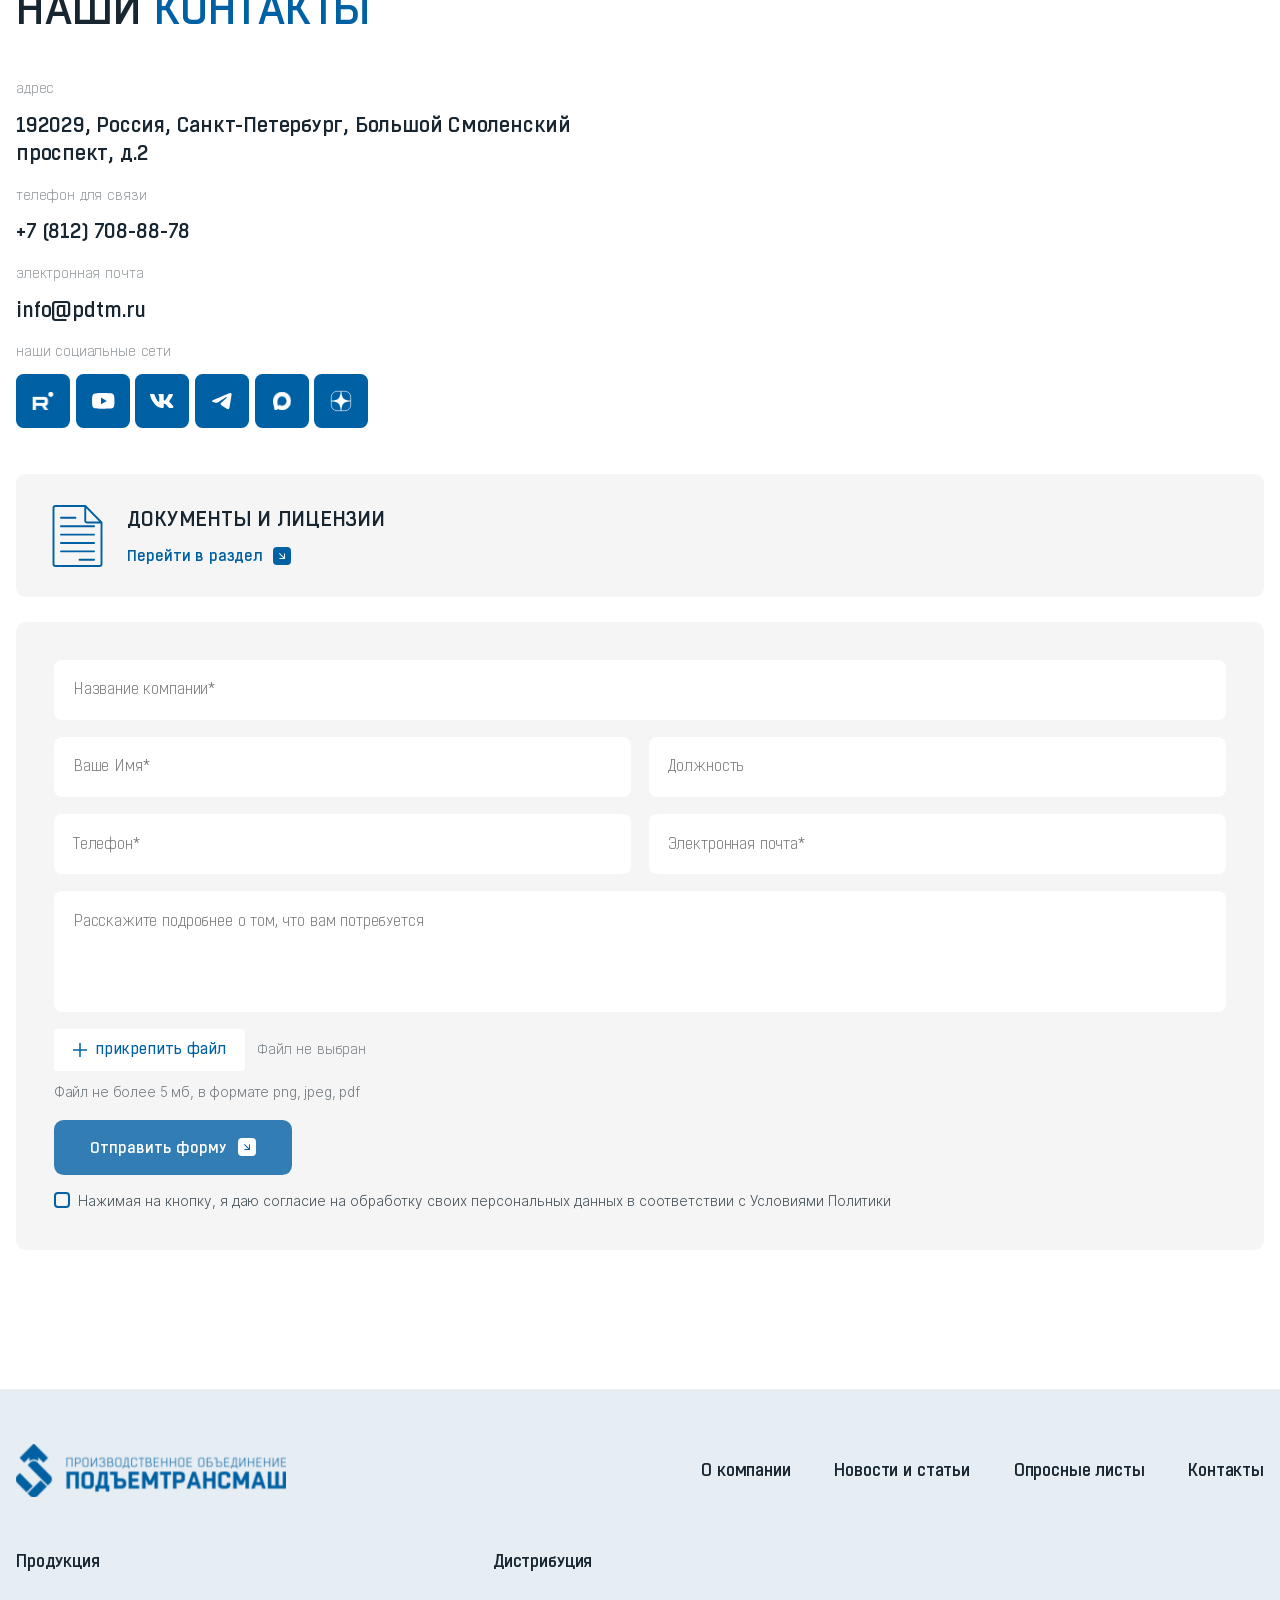
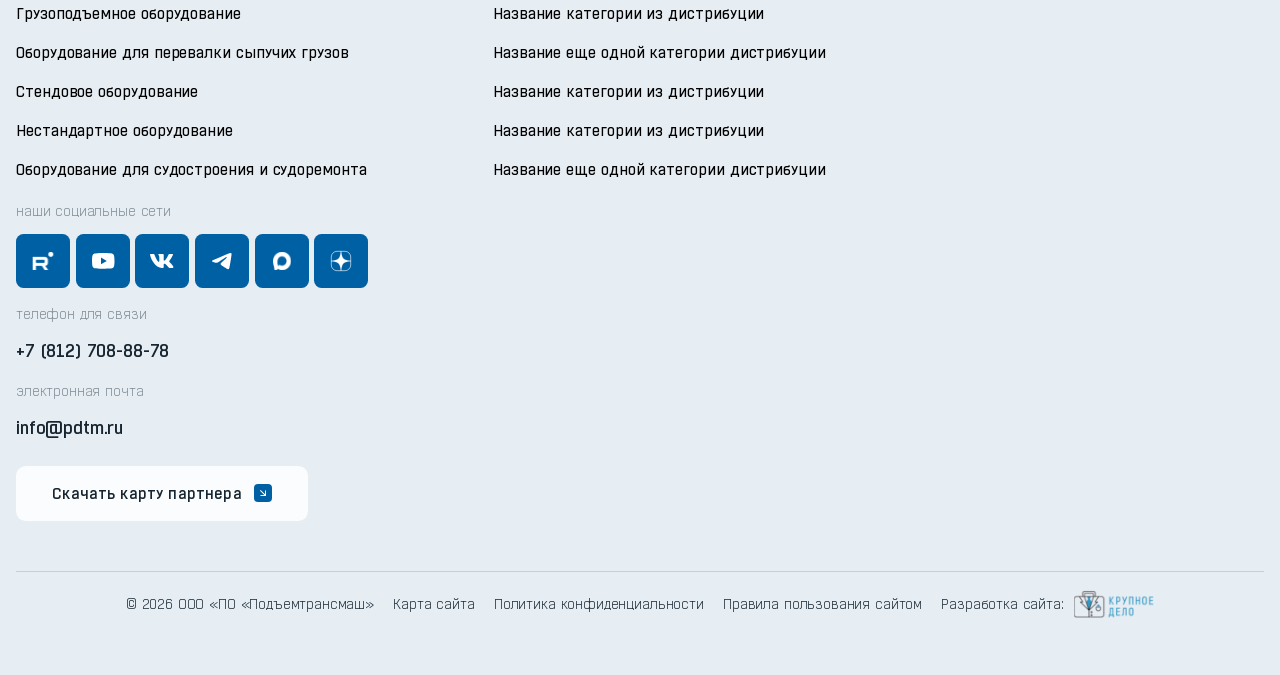
<file: questionnaires.html>
<!DOCTYPE html>
<html lang="ru">
    <head>
        <meta charset="UTF-8" />
        <meta name="viewport" content="width=device-width, initial-scale=1.0" />
        <title>Опросные листы</title>
        <link rel="stylesheet" href="./css/fonts.css" />
        <link rel="stylesheet" href="./css/reset.css" />
        <link rel="stylesheet" href="./css/variables.css" />
        <link rel="stylesheet" href="./css/choices.min.css" />
        <link rel="stylesheet" href="./css/swiper-bundle.css" />
        <link rel="stylesheet" href="./css/glightbox.min.css" />
        <link rel="stylesheet" href="./css/simplebar.min.css" />
        <link rel="stylesheet" href="./css/template_styles.css" />
        <link rel="stylesheet" href="./css/styles.css" />
    </head>
    <body>
        <header class="header">
            <div class="container">
                <div class="header-main">
                    <a href="index.html" class="header-logo">
                        <img src="./images/logo.svg" alt="Логотип" width="246" height="48" />
                    </a>
                    <nav class="header-nav">
                        <ul>
                            <li>
                                <a href="products.html">Продукция</a>
                                <ul>
                                    <li><a href="category-product.html">Мостовые специальные краны</a></li>
                                    <li><a href="category-product.html">Козловые специальные краны</a></li>
                                    <li><a href="category-product.html">Судопогрузочные машины</a></li>
                                    <li><a href="category-product.html">Портальные краны</a></li>
                                    <li><a href="category-product.html">Вагоноопрокидыватели</a></li>
                                    <li><a href="category-product.html">Нестандартное оборудование</a></li>
                                    <li><a href="category-product.html">Реклаймеры</a></li>
                                    <li><a href="category-product.html">Модернизация и реконструкция ПТО</a></li>
                                </ul>
                            </li>
                            <li>
                                <a href="distribution.html">Дистрибуция</a>
                                <ul>
                                    <li><a href="category-distribution.html">Мостовые специальные краны</a></li>
                                    <li><a href="category-distribution.html">Козловые специальные краны</a></li>
                                    <li><a href="category-distribution.html">Оборудование для судостроения и судоремонта</a></li>
                                    <li><a href="category-distribution.html">Портальные краны</a></li>
                                </ul>
                            </li>
                            <li><a href="about.html">О компании</a></li>
                            <li><a href="news.html">Новости и статьи</a></li>
                            <li><a href="questionnaires.html">Опросные листы</a></li>
                            <li><a href="contacts.html">Контакты</a></li>
                        </ul>
                    </nav>
                    <div class="header-additional">
                        <div class="header-contacts">
                            <button type="button" class="header-contacts__open-btn" aria-label="Открыть контакты">Связаться с нами</button>
                            <ul class="header-contacts__list">
                                <li><a href="tel:+7 (812) 708-08-78">+7 (812) 708-08-78</a></li>
                                <li><a href="mailto:info@pdtm.ru">info@pdtm.ru</a></li>
                            </ul>
                        </div>
                        <div class="header-lang custom-select">
                            <select data-select>
                                <option value="ru" data-url="#!" selected>RU</option>
                                <option value="en" data-url="#!">EN</option>
                                <option value="de" data-url="#!">DE</option>
                            </select>
                        </div>
                    </div>
                    <button type="button" class="header-burger">
                        <span></span>
                        <span></span>
                        <span></span>
                    </button>
                </div>
                <div class="header-mobile" hidden aria-label="Мобильное меню">
                    <div class="header-mobile__wrapper">
                        <nav class="header-mobile__menu hidden-scroll">
                            <ul>
                                <li>
                                    <a href="products.html">Продукция</a>
                                    <button type="button" class="header-mobile__open-btn" aria-label="Открыть подменю каталога">
                                        <span class="visually-hidden">Открыть подменю</span>
                                    </button>
                                    <ul>
                                        <li><a href="category-product.html">Мостовые специальные краны</a></li>
                                        <li><a href="category-product.html">Козловые специальные краны</a></li>
                                        <li><a href="category-product.html">Судопогрузочные машины</a></li>
                                        <li><a href="category-product.html">Портальные краны</a></li>
                                        <li><a href="category-product.html">Вагоноопрокидыватели</a></li>
                                        <li><a href="category-product.html">Нестандартное оборудование</a></li>
                                        <li><a href="category-product.html">Реклаймеры</a></li>
                                        <li><a href="category-product.html">Модернизация и реконструкция ПТО</a></li>
                                        <li><a href="products.html">Вся продукция</a></li>
                                    </ul>
                                </li>
                                <li>
                                    <a href="distribution.html">Дистрибуция</a>
                                    <button type="button" class="header-mobile__open-btn" aria-label="Открыть подменю каталога">
                                        <span class="visually-hidden">Открыть подменю</span>
                                    </button>
                                    <ul>
                                        <li><a href="category-distribution.html">Мостовые специальные краны</a></li>
                                        <li><a href="category-distribution.html">Козловые специальные краны</a></li>
                                        <li><a href="category-distribution.html">Оборудование для судостроения и судоремонта</a></li>
                                        <li><a href="category-distribution.html">Портальные краны</a></li>
                                    </ul>
                                </li>
                                <li><a href="about.html">О компании</a></li>
                                <li><a href="news.html">Новости и статьи</a></li>
                                <li><a href="questionnaires.html">Опросные листы</a></li>
                                <li><a href="contacts.html">Контакты</a></li>
                            </ul>
                        </nav>
                        <div class="header-mobile__bottom">
                            <a href="" download class="base-button blue-button header-mobile__download"><span>Скачать карту партнера</span><i></i></a>
                            <div class="header-lang mobile-lang custom-select">
                                <select data-select>
                                    <option value="ru" data-url="#!" selected>RU</option>
                                    <option value="en" data-url="#!">EN</option>
                                    <option value="de" data-url="#!">DE</option>
                                </select>
                            </div>
                        </div>
                    </div>
                </div>
            </div>
        </header>
        <main class="main">
            <!-- Хлебные крошки  -->
            <section class="breadcrumbs">
                <div class="container">
                    <nav class="breadcrumbs-nav" aria-label="Хлебные крошки">
                        <ul class="breadcrumbs-list">
                            <li><a href="./index.html">Главная</a></li>
                            <li><span>Опросные листы</span></li>
                        </ul>
                    </nav>
                    <button type="button" class="breadcrumbs-back" onclick="history.back()">Назад</button>
                </div>
            </section>

            <!-- Опросные листы -->
            <section class="section">
                <div class="container">
                    <div class="content-large content-page">
                        <h1 class="title-1">Опросные листы</h1>
                        <div class="content">
                            <p>Опросный лист – отличный способ начать предметный диалог и максимально точно рассказать о том, какая продукция необходима и ваших требованиях к ней. Вы можете скачать опросные листы и отправить их на наш емейл или приложить его к форме обратной связи, расположенной ниже.</p>
                            <p><b>Наши специалисты обрабатывают входящие заявки в течение 24 часов.</b></p>
                        </div>
                    </div>
                    <div class="documents documents-questionnaires">
                        <div class="documents-block">
                            <h2 class="title-3 documents-block__title">Судопогрузочные машины</h2>
                            <ul class="documents-list">
                                <li>
                                    <a href="#!" download="" class="document document-white">
                                        <div class="document-icon">
                                            <img src="./images/document.svg" alt="Иконка документа" width="46" height="46" />
                                        </div>
                                        <div class="document-content">
                                            <h3 class="document-content__title">Машина судопогрузочная ПЕЧОРА с выдвижной стрелой</h3>
                                            <span class="document-content__size">5 мб</span>
                                        </div>
                                    </a>
                                </li>
                                <li>
                                    <a href="#!" download="" class="document document-white">
                                        <div class="document-icon">
                                            <img src="./images/document.svg" alt="Иконка документа" width="46" height="46" />
                                        </div>
                                        <div class="document-content">
                                            <h3 class="document-content__title">Машина судопогрузочная КУБАНЬ с подъемной стрелой на поворотной площадке</h3>
                                            <span class="document-content__size">5 мб</span>
                                        </div>
                                    </a>
                                </li>
                                <li>
                                    <a href="#!" download="" class="document document-white">
                                        <div class="document-icon">
                                            <img src="./images/document.svg" alt="Иконка документа" width="46" height="46" />
                                        </div>
                                        <div class="document-content">
                                            <h3 class="document-content__title">Машина судопогрузочная НЕВА с подъемной стрелой и челноком на конвейере</h3>
                                            <span class="document-content__size">5 мб</span>
                                        </div>
                                    </a>
                                </li>
                            </ul>
                        </div>
                        <div class="documents-grid-2">
                            <div class="documents-block">
                                <h2 class="title-3 documents-block__title">Мостовые краны</h2>
                                <ul class="documents-list">
                                    <li>
                                        <a href="#!" download="" class="document document-white">
                                            <div class="document-icon">
                                                <img src="./images/document.svg" alt="Иконка документа" width="46" height="46" />
                                            </div>
                                            <div class="document-content">
                                                <h3 class="document-content__title">Краны мостовые однобалочные (кран-балки)</h3>
                                                <span class="document-content__size">5 мб</span>
                                            </div>
                                        </a>
                                    </li>
                                    <li>
                                        <a href="#!" download="" class="document document-white">
                                            <div class="document-icon">
                                                <img src="./images/document.svg" alt="Иконка документа" width="46" height="46" />
                                            </div>
                                            <div class="document-content">
                                                <h3 class="document-content__title">Кран мостовой металлургический</h3>
                                                <span class="document-content__size">5 мб</span>
                                            </div>
                                        </a>
                                    </li>
                                    <li>
                                        <a href="#!" download="" class="document document-white">
                                            <div class="document-icon">
                                                <img src="./images/document.svg" alt="Иконка документа" width="46" height="46" />
                                            </div>
                                            <div class="document-content">
                                                <h3 class="document-content__title">Кран мостовой специальный</h3>
                                                <span class="document-content__size">5 мб</span>
                                            </div>
                                        </a>
                                    </li>
                                    <li>
                                        <a href="#!" download="" class="document document-white">
                                            <div class="document-icon">
                                                <img src="./images/document.svg" alt="Иконка документа" width="46" height="46" />
                                            </div>
                                            <div class="document-content">
                                                <h3 class="document-content__title">Кран мостовой специальный шахтный</h3>
                                                <span class="document-content__size">5 мб</span>
                                            </div>
                                        </a>
                                    </li>
                                </ul>
                            </div>
                            <div class="documents-block">
                                <h2 class="title-3 documents-block__title">Реклаймеры</h2>
                                <ul class="documents-list">
                                    <li>
                                        <a href="#!" download="" class="document document-white">
                                            <div class="document-icon">
                                                <img src="./images/document.svg" alt="Иконка документа" width="46" height="46" />
                                            </div>
                                            <div class="document-content">
                                                <h3 class="document-content__title">Кратцер-кран (реклаймер скребковый)</h3>
                                                <span class="document-content__size">5 мб</span>
                                            </div>
                                        </a>
                                    </li>
                                    <li>
                                        <a href="#!" download="" class="document document-white">
                                            <div class="document-icon">
                                                <img src="./images/document.svg" alt="Иконка документа" width="46" height="46" />
                                            </div>
                                            <div class="document-content">
                                                <h3 class="document-content__title">Реклаймер роторный мостовой</h3>
                                                <span class="document-content__size">5 мб</span>
                                            </div>
                                        </a>
                                    </li>
                                    <li>
                                        <a href="#!" download="" class="document document-white">
                                            <div class="document-icon">
                                                <img src="./images/document.svg" alt="Иконка документа" width="46" height="46" />
                                            </div>
                                            <div class="document-content">
                                                <h3 class="document-content__title">Стакер-реклаймер стреловой роторный</h3>
                                                <span class="document-content__size">5 мб</span>
                                            </div>
                                        </a>
                                    </li>
                                </ul>
                            </div>
                        </div>
                        <div class="documents-block">
                            <h2 class="title-3 documents-block__title">Прочее</h2>
                            <ul class="documents-list">
                                <li>
                                    <a href="#!" download="" class="document document-white">
                                        <div class="document-icon">
                                            <img src="./images/document.svg" alt="Иконка документа" width="46" height="46" />
                                        </div>
                                        <div class="document-content">
                                            <h3 class="document-content__title">Краны козловые и полукозловые</h3>
                                            <span class="document-content__size">5 мб</span>
                                        </div>
                                    </a>
                                </li>
                                <li>
                                    <a href="#!" download="" class="document document-white">
                                        <div class="document-icon">
                                            <img src="./images/document.svg" alt="Иконка документа" width="46" height="46" />
                                        </div>
                                        <div class="document-content">
                                            <h3 class="document-content__title">Краны портальные</h3>
                                            <span class="document-content__size">5 мб</span>
                                        </div>
                                    </a>
                                </li>
                                <li>
                                    <a href="#!" download="" class="document document-white">
                                        <div class="document-icon">
                                            <img src="./images/document.svg" alt="Иконка документа" width="46" height="46" />
                                        </div>
                                        <div class="document-content">
                                            <h3 class="document-content__title">Система транспортирования судов (СТС)</h3>
                                            <span class="document-content__size">5 мб</span>
                                        </div>
                                    </a>
                                </li>
                                <li>
                                    <a href="#!" download="" class="document document-white">
                                        <div class="document-icon">
                                            <img src="./images/document.svg" alt="Иконка документа" width="46" height="46" />
                                        </div>
                                        <div class="document-content">
                                            <h3 class="document-content__title">Контейнерные краны</h3>
                                            <span class="document-content__size">5 мб</span>
                                        </div>
                                    </a>
                                </li>
                                <li>
                                    <a href="#!" download="" class="document document-white">
                                        <div class="document-icon">
                                            <img src="./images/document.svg" alt="Иконка документа" width="46" height="46" />
                                        </div>
                                        <div class="document-content">
                                            <h3 class="document-content__title">Стреловой кран</h3>
                                            <span class="document-content__size">5 мб</span>
                                        </div>
                                    </a>
                                </li>
                                <li>
                                    <a href="#!" download="" class="document document-white">
                                        <div class="document-icon">
                                            <img src="./images/document.svg" alt="Иконка документа" width="46" height="46" />
                                        </div>
                                        <div class="document-content">
                                            <h3 class="document-content__title">Кабина для подъема и транспортирования людей</h3>
                                            <span class="document-content__size">5 мб</span>
                                        </div>
                                    </a>
                                </li>
                            </ul>
                        </div>
                    </div>
                </div>
            </section>

            <section class="section">
                <div class="container">
                    <div class="blocks blocks-col-3 blocks-col-gap">
                        <div class="block block-bg-1 block-lg" data-lazy-desktop="./images/block-lg-2-desktop.webp" data-lazy-mobile="./images/block-lg-2-mobile.webp">
                            <div class="block-header">
                                <h3 class="block-header__title title-3">Наша продукция</h3>
                            </div>
                            <div class="block-body">
                                <div class="block-body__text">
                                    <p>Короткое описание продуктовой категории, которое нужно чтобы увести целевую аудиторию сразу на нужную страницу продуктового каталога</p>
                                </div>
                                <a href="products.html" class="link block-body__link"><span>Перейти в каталог</span><i></i></a>
                            </div>
                        </div>
                        <div class="block block-bg-2 block-lg" data-lazy-desktop="./images/block-lg-3-desktop.webp" data-lazy-mobile="./images/block-lg-3-mobile.webp">
                            <div class="block-header">
                                <h3 class="block-header__title title-3">Дистрибуция</h3>
                            </div>
                            <div class="block-body">
                                <div class="block-body__text">
                                    <p>Короткое описание продуктовой категории, которое нужно чтобы увести целевую аудиторию сразу на нужную страницу продуктового каталога</p>
                                </div>
                                <a href="distribution.html" class="link block-body__link"><span>Перейти в каталог</span><i></i></a>
                            </div>
                        </div>
                        <div class="block block-bg-3 block-lg" data-lazy-desktop="./images/block-lg-1-desktop.webp" data-lazy-mobile="./images/block-lg-1-mobile.webp">
                            <div class="block-header">
                                <h3 class="block-header__title title-3">О компании</h3>
                            </div>
                            <div class="block-body">
                                <div class="block-body__text">
                                    <p>Короткое описание продуктовой категории, которое нужно чтобы увести целевую аудиторию сразу на нужную страницу продуктового каталога</p>
                                </div>
                                <a href="about.html" class="link block-body__link"><span>Подробнее</span><i></i></a>
                            </div>
                        </div>
                    </div>
                </div>
            </section>

            <!-- Наши контакты -->
            <section class="section" id="contacts">
                <div class="container">
                    <div class="grid-2">
                        <div class="contacts">
                            <div class="title-column contacts-title">
                                <p class="subtitle">мы на связи</p>
                                <h2 class="title-2">Наши <strong>контакты</strong></h2>
                            </div>
                            <ul class="contacts-info">
                                <li>
                                    <p>адрес</p>
                                    <address>192029, Россия, Санкт-Петербург, Большой Смоленский проспект, д.2</address>
                                </li>
                                <li>
                                    <p>телефон для связи</p>
                                    <a href="tel:+7 (812) 708-88-78">+7 (812) 708-88-78</a>
                                </li>
                                <li>
                                    <p>электронная почта</p>
                                    <a href="mailto:info@pdtm.ru">info@pdtm.ru</a>
                                </li>
                                <li>
                                    <p>наши социальные сети</p>
                                    <ul class="contacts-info__socials">
                                        <li>
                                            <a href="https://rutube.ru" target="_blank" rel="noopener noreferrer" aria-label="Перейти на наш канал Rutube">
                                                <img src="./images/rutube.svg" alt="Иконка Rutube" width="24" height="24" loading="lazy" />
                                            </a>
                                        </li>
                                        <li>
                                            <a href="https://youtube.com" target="_blank" rel="noopener noreferrer" aria-label="Перейти на наш канал YouTube">
                                                <img src="./images/youtube.svg" alt="Иконка YouTube" width="24" height="24" loading="lazy" />
                                            </a>
                                        </li>
                                        <li>
                                            <a href="https://vk.ru" target="_blank" rel="noopener noreferrer" aria-label="Перейти на наш канал Vk">
                                                <img src="./images/vk.svg" alt="Иконка Vk" width="24" height="24" loading="lazy" />
                                            </a>
                                        </li>
                                        <li>
                                            <a href="https://telegram.com" target="_blank" rel="noopener noreferrer" aria-label="Перейти на наш канал Telegram">
                                                <img src="./images/telegram.svg" alt="Иконка Telegram" width="24" height="24" loading="lazy" />
                                            </a>
                                        </li>
                                        <li>
                                            <a href="https://max.ru" target="_blank" rel="noopener noreferrer" aria-label="Перейти на наш канал Max">
                                                <img src="./images/max.svg" alt="Иконка Max" width="24" height="24" loading="lazy" />
                                            </a>
                                        </li>
                                        <li>
                                            <a href="https://dzen.ru" target="_blank" rel="noopener noreferrer" aria-label="Перейти на наш канал Dzen">
                                                <img src="./images/dzen.svg" alt="Иконка Dzen" width="24" height="24" loading="lazy" />
                                            </a>
                                        </li>
                                    </ul>
                                </li>
                            </ul>
                            <div class="contacts-document">
                                <div class="contacts-document__icon">
                                    <img src="./images/document.svg" alt="Иконка документа" width="64" height="64" loading="lazy" />
                                </div>
                                <div class="contacts-document__content">
                                    <h3 class="title-4 contacts-document__title">Документы и лицензии</h3>
                                    <a href="documents-credentials.html" class="link contacts-document__link"><span>Перейти в раздел</span><i></i></a>
                                </div>
                            </div>
                        </div>
                        <form class="form">
                            <div class="form-inner">
                                <label for="company" class="visually-hidden">Название компании</label>
                                <input type="text" name="company" id="company" placeholder="Название компании*" required />
                                <!-- выводить, если есть ошибка  -->
                                <!-- <span class="form-error">Текст ошибки</span> -->
                            </div>
                            <div class="form-grid">
                                <div class="form-inner">
                                    <label for="name" class="visually-hidden">Ваше Имя</label>
                                    <input type="text" name="name" id="name" placeholder="Ваше Имя*" required />
                                    <!-- выводить, если есть ошибка  -->
                                    <!-- <span class="form-error">Текст ошибки</span> -->
                                </div>
                                <div class="form-inner">
                                    <label for="job_title" class="visually-hidden">Должность</label>
                                    <input type="text" name="job_title" id="job_title" placeholder="Должность" />
                                </div>
                            </div>
                            <div class="form-grid">
                                <div class="form-inner">
                                    <label for="phone" class="visually-hidden">Телефон*</label>
                                    <input type="text" name="phone" id="phone" placeholder="Телефон*" required />
                                    <!-- выводить, если есть ошибка  -->
                                    <!-- <span class="form-error">Текст ошибки</span> -->
                                </div>
                                <div class="form-inner">
                                    <label for="email" class="visually-hidden">Электронная почта*</label>
                                    <input type="email" name="email" id="email" placeholder="Электронная почта*" required />
                                    <!-- выводить, если есть ошибка  -->
                                    <!-- <span class="form-error">Текст ошибки</span> -->
                                </div>
                            </div>
                            <div class="form-inner">
                                <label for="message" class="visually-hidden">Расскажите подробнее о том, что вам потребуется</label>
                                <textarea id="message" name="message" placeholder="Расскажите подробнее о том, что вам потребуется"></textarea>
                            </div>
                            <div class="form-file">
                                <div class="form-file__inner">
                                    <div class="form-file__btn">
                                        <input type="file" name="file" id="file" accept=".png, .jpeg, .pdf" />
                                        <button type="button">прикрепить файл</button>
                                    </div>
                                    <p class="form-file__name">Файл не выбран</p>
                                </div>
                                <p class="form-file__warning">Файл не более 5 мб, в формате png, jpeg, pdf</p>
                                <!-- выводить, если есть ошибка  -->
                                <!-- <span class="form-error">Текст ошибки</span> -->
                            </div>
                            <button type="submit" class="base-button blue-button form-button"><span>Отправить форму</span><i></i></button>
                            <div class="form-checkbox">
                                <input type="checkbox" name="checkbox" id="checkbox" required />
                                <label for="checkbox">Нажимая на кнопку, я даю согласие на обработку своих персональных данных в соответствии с&nbsp;<a href="policy.html">Условиями Политики</a></label>
                                <!-- выводить, если есть ошибка  -->
                                <!-- <span class="form-error">Текст ошибки</span> -->
                            </div>
                        </form>
                    </div>
                </div>
            </section>
        </main>
        <footer class="footer">
            <div class="container">
                <div class="footer-inner">
                    <div class="footer-top">
                        <a href="index.html" class="footer-top__logo">
                            <img src="./images/logo.svg" alt="Логотип" width="287" height="56" loading="lazy" />
                        </a>
                        <nav class="footer-top__menu">
                            <ul>
                                <li><a href="about.html">О компании</a></li>
                                <li><a href="news.html">Новости и статьи</a></li>
                                <li><a href="questionnaires.html">Опросные листы</a></li>
                                <li><a href="contacts.html">Контакты</a></li>
                            </ul>
                        </nav>
                    </div>
                    <div class="footer-center">
                        <div class="footer-center__navs">
                            <nav class="footer-center__nav">
                                <p class="footer-center__nav-title">Продукция</p>
                                <ul class="footer-center__nav-list">
                                    <li><a href="category-product.html">Грузоподъемное оборудование</a></li>
                                    <li><a href="category-product.html">Оборудование для перевалки сыпучих грузов</a></li>
                                    <li><a href="category-product.html">Стендовое оборудование</a></li>
                                    <li><a href="category-product.html">Нестандартное оборудование</a></li>
                                    <li><a href="category-product.html">Оборудование для судостроения и судоремонта</a></li>
                                </ul>
                            </nav>
                            <nav class="footer-center__nav">
                                <p class="footer-center__nav-title">Дистрибуция</p>
                                <ul class="footer-center__nav-list">
                                    <li><a href="category-distribution.html">Название категории из дистрибуции</a></li>
                                    <li><a href="category-distribution.html">Название еще одной категории дистрибуции</a></li>
                                    <li><a href="category-distribution.html">Название категории из дистрибуции</a></li>
                                    <li><a href="category-distribution.html">Название категории из дистрибуции</a></li>
                                    <li><a href="category-distribution.html">Название еще одной категории дистрибуции</a></li>
                                </ul>
                            </nav>
                        </div>

                        <ul class="footer-center__contacts">
                            <li>
                                <p class="footer-center__contacts-title">наши социальные сети</p>
                                <ul class="footer-center__socials">
                                    <li>
                                        <a href="https://rutube.ru" target="_blank" rel="noopener noreferrer" aria-label="Перейти на наш канал Rutube">
                                            <img src="./images/rutube.svg" alt="Иконка Rutube" width="24" height="24" loading="lazy" />
                                        </a>
                                    </li>
                                    <li>
                                        <a href="https://youtube.com" target="_blank" rel="noopener noreferrer" aria-label="Перейти на наш канал YouTube">
                                            <img src="./images/youtube.svg" alt="Иконка YouTube" width="24" height="24" loading="lazy" />
                                        </a>
                                    </li>
                                    <li>
                                        <a href="https://vk.ru" target="_blank" rel="noopener noreferrer" aria-label="Перейти на наш канал Vk">
                                            <img src="./images/vk.svg" alt="Иконка Vk" width="24" height="24" loading="lazy" />
                                        </a>
                                    </li>
                                    <li>
                                        <a href="https://telegram.com" target="_blank" rel="noopener noreferrer" aria-label="Перейти на наш канал Telegram">
                                            <img src="./images/telegram.svg" alt="Иконка Telegram" width="24" height="24" loading="lazy" />
                                        </a>
                                    </li>
                                    <li>
                                        <a href="https://max.ru" target="_blank" rel="noopener noreferrer" aria-label="Перейти на наш канал Max">
                                            <img src="./images/max.svg" alt="Иконка Max" width="24" height="24" loading="lazy" />
                                        </a>
                                    </li>
                                    <li>
                                        <a href="https://dzen.ru" target="_blank" rel="noopener noreferrer" aria-label="Перейти на наш канал Dzen">
                                            <img src="./images/dzen.svg" alt="Иконка Dzen" width="24" height="24" loading="lazy" />
                                        </a>
                                    </li>
                                </ul>
                            </li>
                            <li>
                                <p class="footer-center__contacts-title">телефон для связи</p>
                                <ul class="footer-center__contact">
                                    <li><a href="tel:+7 (812) 708-88-78">+7 (812) 708-88-78</a></li>
                                </ul>
                            </li>
                            <li>
                                <p class="footer-center__contacts-title">электронная почта</p>
                                <ul class="footer-center__contact">
                                    <li><a href="mailto:info@pdtm.ru">info@pdtm.ru</a></li>
                                </ul>
                            </li>
                            <li>
                                <a href="#!" download class="base-button white-button footer-center__download"><span>Скачать карту партнера</span><i></i></a>
                            </li>
                        </ul>
                    </div>
                    <div class="footer-bottom">
                        <p>© 2026 ООО «ПО «Подъемтрансмаш»</p>
                        <a href="#!" target="_blank" rel="noopener noreferrer">Карта сайта</a>
                        <a href="policy.html">Политика конфиденциальности</a>
                        <a href="terms-of-service.html">Правила пользования сайтом</a>
                        <div class="footer-bottom__developer">
                            <p>Разработка сайта:</p>
                            <a href="#!" target="_blank" rel="noopener noreferrer">
                                <img src="./images/developer-logo.svg" alt="Логотип Крупное Дело" width="83" height="30" loading="lazy" />
                            </a>
                        </div>
                    </div>
                </div>
            </div>
        </footer>

        <script src="./js/choices.min.js"></script>
        <script src="./js/simplebar.min.js"></script>
        <script src="./js/glightbox.min.js"></script>
        <script src="./js/swiper-bundle.min.js"></script>
        <script src="./js/index.js"></script>
    </body>
</html>
</file>
<file: css/fonts.css>
@font-face {
    font-family: 'Boxed';
    src: url('../fonts/Boxed/BoxedLight.eot');
    src: url('../fonts/Boxed/BoxedLight.eot?#iefix') format('embedded-opentype'), url('../fonts/Boxed/BoxedLight.woff2') format('woff2'), url('../fonts/Boxed/BoxedLight.woff') format('woff'), url('../fonts/Boxed/BoxedLight.ttf') format('truetype'), url('../fonts/Boxed/BoxedLight.svg#BoxedLight') format('svg');
    font-weight: 300;
    font-style: normal;
    font-display: swap;
}

@font-face {
    font-family: 'Boxed';
    src: url('../fonts/Boxed/BoxedRegular.eot');
    src: url('../fonts/Boxed/BoxedRegular.eot?#iefix') format('embedded-opentype'), url('../fonts/Boxed/BoxedRegular.woff2') format('woff2'), url('../fonts/Boxed/BoxedRegular.woff') format('woff'), url('../fonts/Boxed/BoxedRegular.ttf') format('truetype'), url('../fonts/Boxed/BoxedRegular.svg#BoxedRegular') format('svg');
    font-weight: 400;
    font-style: normal;
    font-display: swap;
}

@font-face {
    font-family: 'Boxed';
    src: url('../fonts/Boxed/BoxedMedium.eot');
    src: url('../fonts/Boxed/BoxedMedium.eot?#iefix') format('embedded-opentype'), url('../fonts/Boxed/BoxedMedium.woff2') format('woff2'), url('../fonts/Boxed/BoxedMedium.woff') format('woff'), url('../fonts/Boxed/BoxedMedium.ttf') format('truetype'), url('../fonts/Boxed/BoxedMedium.svg#BoxedMedium') format('svg');
    font-weight: 500;
    font-style: normal;
    font-display: swap;
}

@font-face {
    font-family: 'Boxed';
    src: url('../fonts/Boxed/BoxedBook.eot');
    src: url('../fonts/Boxed/BoxedBook.eot?#iefix') format('embedded-opentype'), url('../fonts/Boxed/BoxedBook.woff2') format('woff2'), url('../fonts/Boxed/BoxedBook.woff') format('woff'), url('../fonts/Boxed/BoxedBook.ttf') format('truetype'), url('../fonts/Boxed/BoxedBook.svg#BoxedBook') format('svg');
    font-weight: 450;
    font-style: normal;
    font-display: swap;
}

@font-face {
    font-family: 'Inter';
    src: url('../fonts/Inter/Inter-Light.eot');
    src: url('../fonts/Inter/Inter-Light.eot?#iefix') format('embedded-opentype'), url('../fonts/Inter/Inter-Light.woff2') format('woff2'), url('../fonts/Inter/Inter-Light.woff') format('woff'), url('../fonts/Inter/Inter-Light.ttf') format('truetype'), url('../fonts/Inter/Inter-Light.svg#Inter-Light') format('svg');
    font-weight: 300;
    font-style: normal;
    font-display: swap;
}

@font-face {
    font-family: 'Inter';
    src: url('../fonts/Inter/Inter-Regular.eot');
    src: url('../fonts/Inter/Inter-Regular.eot?#iefix') format('embedded-opentype'), url('../fonts/Inter/Inter-Regular.woff2') format('woff2'), url('../fonts/Inter/Inter-Regular.woff') format('woff'), url('../fonts/Inter/Inter-Regular.ttf') format('truetype'), url('../fonts/Inter/Inter-Regular.svg#Inter-Regular') format('svg');
    font-weight: 400;
    font-style: normal;
    font-display: swap;
}

@font-face {
    font-family: 'Involve';
    src: url('../fonts/Invole/Involve-Regular.eot');
    src: url('../fonts/Invole/Involve-Regular.eot?#iefix') format('embedded-opentype'), url('../fonts/Invole/Involve-Regular.woff2') format('woff2'), url('../fonts/Invole/Involve-Regular.woff') format('woff'), url('../fonts/Invole/Involve-Regular.ttf') format('truetype'), url('../fonts/Invole/Involve-Regular.svg#Involve-Regular') format('svg');
    font-weight: 400;
    font-style: normal;
    font-display: swap;
}

@font-face {
    font-family: 'Raleway-v4020';
    src: url('../fonts/Raleway/Raleway-v4020-Regular.eot');
    src: url('../fonts/Raleway/Raleway-v4020-Regular.eot?#iefix') format('embedded-opentype'), url('../fonts/Raleway/Raleway-v4020-Regular.woff2') format('woff2'), url('../fonts/Raleway/Raleway-v4020-Regular.woff') format('woff'), url('../fonts/Raleway/Raleway-v4020-Regular.ttf') format('truetype'), url('../fonts/Raleway/Raleway-v4020-Regular.svg#Raleway-v4020-Regular') format('svg');
    font-weight: 400;
    font-style: normal;
    font-display: swap;
}
</file>
<file: css/variables.css>
:root {
    --font-family: 'Boxed', sans-serif;
    --second-family: 'Inter', sans-serif;
    --third-family: 'Involve', sans-serif;
    --accent-font: 'Raleway', sans-serif;

    --primary: #172630;
    --accent: #0060a4;
    --background-1: #f5f5f5;
    --background-2: #e6edf3;
    --background-3: #f7f7f7;
    --background-4: #f5fafe;
    --background-5: #efefef;
    --base-white: #fff;
    --base-black: #000;
    --base-red: #f50000;
    --opacity-accent: rgba(0, 96, 164, 0.8);
    --opacity-white-80: rgba(255, 255, 255, 0.8);
    --opacity-white-70: rgba(255, 255, 255, 0.7);
    --opacity-white-20: rgba(255, 255, 255, 0.2);
    --opacity-primary-80: rgb(23, 38, 48, 0.8);
    --opacity-primary-70: rgb(23, 38, 48, 0.7);
    --opacity-primary-60: rgb(23, 38, 48, 0.6);
    --opacity-primary-50: rgb(23, 38, 48, 0.5);
    --opacity-primary-40: rgb(23, 38, 48, 0.4);
    --border-color: rgba(23, 38, 48, 0.15);
    --modal-bg: rgba(52, 52, 52, 0.2);
    --border-dropdown: #e2e8f0;
    --border-checkbox: #999;
    --disabled-gray: #c4c4c4;
}
</file>
<file: css/template_styles.css>
@media screen and (min-width: 1024px){.header-contacts__list a:hover{color:var(--accent);border-color:var(--accent);-webkit-box-shadow:0 20px 25px -5px rgba(0,96,164,.05),0 10px 10px -5px rgba(0,96,164,.02);box-shadow:0 20px 25px -5px rgba(0,96,164,.05),0 10px 10px -5px rgba(0,96,164,.02)}.header-nav>ul>li:hover>a{color:var(--accent)}.header-nav ul ul a:hover{background-color:var(--background-3)}.header-burger:hover{background:var(--accent)}.header-burger:hover span{background:var(--background-2)}.header-mobile__menu a:hover{color:var(--accent);opacity:1}.header-mobile__open-btn:hover{background-color:var(--background-2)}.header-contacts__open-btn:hover{color:var(--accent);border-color:var(--accent);-webkit-box-shadow:0 20px 25px -5px rgba(0,96,164,.05),0 10px 10px -5px rgba(0,96,164,.02);box-shadow:0 20px 25px -5px rgba(0,96,164,.05),0 10px 10px -5px rgba(0,96,164,.02)}.header-contacts__open-btn:hover::after{background-image:url("data:image/svg+xml;charset=UTF-8,%3csvg width='14' height='14' viewBox='0 0 14 14' fill='none' xmlns='http://www.w3.org/2000/svg'%3e%3cpath d='M6.99994 7.68324L9.88732 4.7959L10.7123 5.62085L6.99994 9.33319L3.28766 5.62085L4.11261 4.7959L6.99994 7.68324Z' fill='%230060A4' /%3e%3c/svg%3e")}.footer-center__nav-list a:hover{color:var(--accent)}.footer-top__menu a:hover{color:var(--accent)}.footer-center__socials a:hover{background-color:var(--opacity-accent)}.footer-center__contact a:hover{color:var(--accent)}.footer-bottom a:hover{color:var(--accent)}.footer-bottom__developer a:hover img{-webkit-animation:alarm-shake .5s ease-in-out;animation:alarm-shake .5s ease-in-out}@-webkit-keyframes alarm-shake{0%{-webkit-transform:rotate(0deg);transform:rotate(0deg)}10%{-webkit-transform:rotate(10deg);transform:rotate(10deg)}20%{-webkit-transform:rotate(-10deg);transform:rotate(-10deg)}30%{-webkit-transform:rotate(8deg);transform:rotate(8deg)}40%{-webkit-transform:rotate(-8deg);transform:rotate(-8deg)}50%{-webkit-transform:rotate(5deg);transform:rotate(5deg)}60%{-webkit-transform:rotate(-5deg);transform:rotate(-5deg)}70%{-webkit-transform:rotate(3deg);transform:rotate(3deg)}80%{-webkit-transform:rotate(-3deg);transform:rotate(-3deg)}90%{-webkit-transform:rotate(1deg);transform:rotate(1deg)}100%{-webkit-transform:rotate(0deg);transform:rotate(0deg)}}@keyframes alarm-shake{0%{-webkit-transform:rotate(0deg);transform:rotate(0deg)}10%{-webkit-transform:rotate(10deg);transform:rotate(10deg)}20%{-webkit-transform:rotate(-10deg);transform:rotate(-10deg)}30%{-webkit-transform:rotate(8deg);transform:rotate(8deg)}40%{-webkit-transform:rotate(-8deg);transform:rotate(-8deg)}50%{-webkit-transform:rotate(5deg);transform:rotate(5deg)}60%{-webkit-transform:rotate(-5deg);transform:rotate(-5deg)}70%{-webkit-transform:rotate(3deg);transform:rotate(3deg)}80%{-webkit-transform:rotate(-3deg);transform:rotate(-3deg)}90%{-webkit-transform:rotate(1deg);transform:rotate(1deg)}100%{-webkit-transform:rotate(0deg);transform:rotate(0deg)}}}.header{position:fixed;top:0;left:0;right:0;width:100%;background-color:var(--base-white);border-bottom:1px solid var(--background-1);z-index:10}.header:has(.header-mobile.active){height:100svh}.header-main{display:-webkit-box;display:-ms-flexbox;display:flex;-webkit-box-align:center;-ms-flex-align:center;align-items:center;-webkit-box-pack:justify;-ms-flex-pack:justify;justify-content:space-between;padding-top:calc(16px + 2*(min(100vw,1561px) - 360px)/1201);padding-bottom:calc(16px + 2*(min(100vw,1561px) - 360px)/1201)}.header-nav ul{display:-webkit-box;display:-ms-flexbox;display:flex;-webkit-box-align:center;-ms-flex-align:center;align-items:center}.header-nav ul>li>a{padding:calc(10px + 3*(min(100vw,1561px) - 360px)/1201) calc(0px + 15*(min(100vw,1561px) - 360px)/1201);-webkit-transition:color .15s ease;transition:color .15s ease}.header-nav ul>li>a[aria-current=page]{font-weight:400}.header-nav ul>li:hover ul{-webkit-transform:scaleY(1);transform:scaleY(1);top:60px;opacity:1}.header-nav ul ul{-webkit-box-orient:vertical;-webkit-box-direction:normal;-ms-flex-direction:column;flex-direction:column;-webkit-box-align:start;-ms-flex-align:start;align-items:flex-start;position:absolute;width:340px;max-height:462px;border-radius:8px;padding:calc(4px + 4*(min(100vw,1561px) - 360px)/1201);-webkit-box-shadow:0 20px 25px -5px rgba(0,0,0,.05),0 10px 10px -5px rgba(0,0,0,.02);box-shadow:0 20px 25px -5px rgba(0,0,0,.05),0 10px 10px -5px rgba(0,0,0,.02);background:var(--base-white);-webkit-transform:scaleY(0);transform:scaleY(0);-webkit-transform-origin:0 0;transform-origin:0 0;opacity:0;top:50px;-webkit-transition:opacity .15s ease,top .35s ease;transition:opacity .15s ease,top .35s ease}.header-nav ul ul li{width:100%}.header-nav ul ul a{display:block;border-radius:4px;padding:calc(13px + 3*(min(100vw,1561px) - 360px)/1201);-webkit-transition:background-color .15s ease;transition:background-color .15s ease}.header-logo{width:calc(215px + 31*(min(100vw,1561px) - 360px)/1201);height:calc(42px + 6*(min(100vw,1561px) - 360px)/1201)}.header-additional{display:-webkit-box;display:-ms-flexbox;display:flex;-webkit-box-align:center;-ms-flex-align:center;align-items:center;gap:calc(0px + 20*(min(100vw,1561px) - 360px)/1201)}.header-contacts__list{display:-webkit-box;display:-ms-flexbox;display:flex;-webkit-box-align:center;-ms-flex-align:center;align-items:center;gap:calc(4px + 4*(min(100vw,1561px) - 360px)/1201);display:flex}.header-contacts__list a{display:block;position:relative;border:1px solid var(--background-1);background-color:var(--base-white);border-radius:8px;padding-top:calc(10px + 3*(min(100vw,1561px) - 360px)/1201);padding-bottom:calc(10px + 3*(min(100vw,1561px) - 360px)/1201);padding-right:calc(12px + 3*(min(100vw,1561px) - 360px)/1201);padding-left:calc(31.5px + 16*(min(100vw,1561px) - 360px)/1201);font-weight:500;height:calc(44px + 4*(min(100vw,1561px) - 360px)/1201);-webkit-transition:color .15s ease,background-color .15s ease,border-color .15s ease,-webkit-box-shadow .15s ease;transition:color .15s ease,background-color .15s ease,border-color .15s ease,-webkit-box-shadow .15s ease;transition:color .15s ease,background-color .15s ease,border-color .15s ease,box-shadow .15s ease;transition:color .15s ease,background-color .15s ease,border-color .15s ease,box-shadow .15s ease,-webkit-box-shadow .15s ease}.header-contacts__list a:before{content:"";position:absolute;left:calc(13px + 3*(min(100vw,1561px) - 360px)/1201);top:50%;-webkit-transform:translateY(-50%);transform:translateY(-50%);background-position:center;background-size:cover;background-repeat:no-repeat;width:22px;height:22px}.header-contacts__list a[href^="tel:"]::before{background-image:url("data:image/svg+xml;charset=UTF-8,%3csvg width='22' height='22' viewBox='0 0 22 22' fill='none' xmlns='http://www.w3.org/2000/svg'%3e%3cpath d='M19.25 15.0517V18.2931C19.25 18.7743 18.8779 19.1736 18.398 19.2076C17.997 19.2359 17.6699 19.25 17.4167 19.25C9.31645 19.25 2.75 12.6836 2.75 4.58333C2.75 4.33007 2.76416 4.00296 2.79249 3.60204C2.82642 3.12206 3.22569 2.75 3.70687 2.75H6.94843C7.18372 2.75 7.38078 2.92822 7.4044 3.16232C7.42561 3.37248 7.44533 3.54121 7.46356 3.66852C7.64899 4.96349 8.02774 6.19608 8.56964 7.33611C8.65662 7.5191 8.5999 7.73812 8.43503 7.85589L6.45659 9.26915C7.66106 12.0827 9.91733 14.339 12.7309 15.5435L14.1415 13.5684C14.2608 13.4016 14.4824 13.3442 14.6676 13.4321C15.8075 13.9736 17.04 14.3519 18.3348 14.5369C18.4613 14.555 18.629 14.5745 18.8377 14.5956C19.0718 14.6193 19.25 14.8164 19.25 15.0517Z' fill='%230060A4' /%3e%3c/svg%3e")}.header-contacts__list a[href^="mailto:"]::before{background-image:url("data:image/svg+xml;charset=UTF-8,%3csvg width='22' height='22' viewBox='0 0 22 22' fill='none' xmlns='http://www.w3.org/2000/svg'%3e%3cpath d='M2.75004 2.75H19.25C19.7563 2.75 20.1667 3.16041 20.1667 3.66667V18.3333C20.1667 18.8396 19.7563 19.25 19.25 19.25H2.75004C2.24378 19.25 1.83337 18.8396 1.83337 18.3333V3.66667C1.83337 3.16041 2.24378 2.75 2.75004 2.75ZM11.0556 10.7093L5.17666 5.71789L3.99009 7.11544L11.067 13.124L18.0166 7.10981L16.8168 5.72352L11.0556 10.7093Z' fill='%230060A4' /%3e%3c/svg%3e")}.header-contacts__open-btn{position:relative;height:calc(44px + 4*(min(100vw,1561px) - 360px)/1201);border:1px solid var(--background-1);border-radius:8px;display:none;-webkit-box-align:center;-ms-flex-align:center;align-items:center;-webkit-box-pack:center;-ms-flex-pack:center;justify-content:center;padding-left:calc(13px + 3*(min(100vw,1561px) - 360px)/1201);padding-right:calc(32px + 16*(min(100vw,1561px) - 360px)/1201);-webkit-transition:color .15s ease,border .15s ease,-webkit-box-shadow .15s ease;transition:color .15s ease,border .15s ease,-webkit-box-shadow .15s ease;transition:color .15s ease,border .15s ease,box-shadow .15s ease;transition:color .15s ease,border .15s ease,box-shadow .15s ease,-webkit-box-shadow .15s ease}.header-contacts__open-btn::after{content:"";background-image:url("data:image/svg+xml;charset=UTF-8,%3csvg width='14' height='14' viewBox='0 0 14 14' fill='none' xmlns='http://www.w3.org/2000/svg'%3e%3cg opacity='0.4'%3e%3cpath d='M7 7.68329L9.88738 4.79596L10.7123 5.62091L7 9.33325L3.28772 5.62091L4.11268 4.79596L7 7.68329Z' fill='%23172630' /%3e%3c/g%3e%3c/svg%3e");background-position:center;background-size:cover;background-repeat:no-repeat;width:14px;height:14px;position:absolute;top:50%;-webkit-transform:translateY(-50%);transform:translateY(-50%);right:calc(13px + 3*(min(100vw,1561px) - 360px)/1201);-webkit-transition:-webkit-transform .15s ease;transition:-webkit-transform .15s ease;transition:transform .15s ease;transition:transform .15s ease, -webkit-transform .15s ease}.header-contacts__open-btn:active{color:var(--accent);border-color:var(--accent)}.header-contacts__open-btn:active::after{background-image:url("data:image/svg+xml;charset=UTF-8,%3csvg width='14' height='14' viewBox='0 0 14 14' fill='none' xmlns='http://www.w3.org/2000/svg'%3e%3cpath d='M6.99994 7.68324L9.88732 4.7959L10.7123 5.62085L6.99994 9.33319L3.28766 5.62085L4.11261 4.7959L6.99994 7.68324Z' fill='%230060A4' /%3e%3c/svg%3e")}.header-burger{border-radius:6px;padding:18px 16px;width:50px;height:50px;background:var(--background-2);display:none;-webkit-box-orient:vertical;-webkit-box-direction:normal;-ms-flex-direction:column;flex-direction:column;-webkit-box-pack:justify;-ms-flex-pack:justify;justify-content:space-between;gap:2px;-webkit-transition:background-color .15s ease;transition:background-color .15s ease}.header-burger span{width:100%;height:1px;background:var(--accent);-webkit-transition:background-color .15s ease,-webkit-transform .3s ease;transition:background-color .15s ease,-webkit-transform .3s ease;transition:background-color .15s ease,transform .3s ease;transition:background-color .15s ease,transform .3s ease,-webkit-transform .3s ease}.header-burger.close{background:var(--accent)}.header-burger.close span{background:var(--background-2)}.header-burger.close span:nth-child(1){-webkit-transform:rotate(45deg) translateY(4px) translateX(4px) scale(1.05);transform:rotate(45deg) translateY(4px) translateX(4px) scale(1.05)}.header-burger.close span:nth-child(2){display:none}.header-burger.close span:nth-child(3){-webkit-transform:rotate(-45deg) translateY(-5px) translateX(5px) scale(1.05);transform:rotate(-45deg) translateY(-5px) translateX(5px) scale(1.05)}.header-burger:active{background:var(--accent)}.header-burger:active span{background:var(--background-2)}.header-mobile.active{-webkit-box-flex:1;-ms-flex:1;flex:1}.header-mobile__wrapper{height:100%;display:-webkit-box;display:-ms-flexbox;display:flex;-webkit-box-orient:vertical;-webkit-box-direction:normal;-ms-flex-direction:column;flex-direction:column;-webkit-box-pack:justify;-ms-flex-pack:justify;justify-content:space-between;padding-top:16px;padding-bottom:20px}.header-mobile__menu>ul>li{position:relative}.header-mobile__menu>ul>li>a{display:block;padding:11px 14px;font-size:16px;line-height:138%;letter-spacing:.003rem;-webkit-transition:color .15s ease;transition:color .15s ease}.header-mobile__menu>ul>li>a:active{color:var(--accent)}.header-mobile__menu>ul>li>ul{opacity:0;-webkit-transform:scaleY(0);transform:scaleY(0);-webkit-transform-origin:0 0;transform-origin:0 0;max-height:0px;-webkit-transition:opacity .35s ease,max-height .15s ease;transition:opacity .35s ease,max-height .15s ease}.header-mobile__menu>ul>li>ul.active{opacity:1;-webkit-transform:scaleY(1);transform:scaleY(1);max-height:1000px}.header-mobile__menu>ul>li>ul>li>a{display:block;opacity:.7;padding:8px 14px;-webkit-transition:color .15s ease,opacity .15s ease;transition:color .15s ease,opacity .15s ease}.header-mobile__menu>ul>li>ul>li>a:active{color:var(--accent);opacity:1}.header-mobile__open-btn{position:absolute;background-image:url("data:image/svg+xml;charset=UTF-8,%3csvg width='18' height='19' viewBox='0 0 18 19' fill='none' xmlns='http://www.w3.org/2000/svg'%3e%3cg opacity='0.8'%3e%3cpath d='M8.99998 10.4273L12.7123 6.50879L13.773 7.62837L8.99998 12.6665L4.22705 7.62837L5.28771 6.50879L8.99998 10.4273Z' fill='%23172630' /%3e%3c/g%3e%3c/svg%3e");background-repeat:no-repeat;background-position:center;background-size:18px 19px;width:44px;height:44px;border-radius:4px;background-color:var(--base-white);top:0;right:0;display:-webkit-box;display:-ms-flexbox;display:flex;-webkit-box-align:center;-ms-flex-align:center;align-items:center;-webkit-box-pack:center;-ms-flex-pack:center;justify-content:center;-webkit-transition:background-color .15s ease,-webkit-transform .15s ease;transition:background-color .15s ease,-webkit-transform .15s ease;transition:transform .15s ease,background-color .15s ease;transition:transform .15s ease,background-color .15s ease,-webkit-transform .15s ease}.header-mobile__open-btn.active{-webkit-transform:rotate(180deg);transform:rotate(180deg)}.header-mobile__open-btn:active{background-color:var(--background-2)}.header-mobile__menu{max-height:65svh;overflow-y:auto}.header-mobile__bottom{display:-webkit-box;display:-ms-flexbox;display:flex;-webkit-box-align:center;-ms-flex-align:center;align-items:center;-webkit-box-pack:justify;-ms-flex-pack:justify;justify-content:space-between;gap:8px}.header-mobile .header-mobile__download{-webkit-box-flex:1;-ms-flex:1;flex:1;padding:calc(12px + 4*(min(100vw,1561px) - 360px)/1201);letter-spacing:0}.footer{background:var(--background-2);padding-top:calc(40px + 20*(min(100vw,1561px) - 360px)/1201);padding-bottom:calc(40px + 20*(min(100vw,1561px) - 360px)/1201);margin-top:calc(36px + 44*(min(100vw,1561px) - 360px)/1201)}.footer-inner{display:-webkit-box;display:-ms-flexbox;display:flex;-webkit-box-orient:vertical;-webkit-box-direction:normal;-ms-flex-direction:column;flex-direction:column;gap:calc(36px + 14*(min(100vw,1561px) - 360px)/1201)}.footer-top{display:-webkit-box;display:-ms-flexbox;display:flex;-webkit-box-align:center;-ms-flex-align:center;align-items:center;-webkit-box-pack:justify;-ms-flex-pack:justify;justify-content:space-between;gap:20px}.footer-top__logo{width:calc(215px + 72*(min(100vw,1561px) - 360px)/1201);height:calc(42px + 14*(min(100vw,1561px) - 360px)/1201)}.footer-top__logo img{width:100%;height:100%;-o-object-fit:contain;object-fit:contain}.footer-top__menu ul{display:-webkit-box;display:-ms-flexbox;display:flex;-webkit-box-align:center;-ms-flex-align:center;align-items:center;-ms-flex-wrap:wrap;flex-wrap:wrap;gap:calc(20px + 31*(min(100vw,1561px) - 360px)/1201)}.footer-top__menu a{font-weight:500;font-size:calc(16px + 2*(min(100vw,1561px) - 360px)/1201);line-height:156%;-webkit-transition:color .15s ease;transition:color .15s ease}.footer-top__menu a:active{color:var(--accent)}.footer-center{display:-webkit-box;display:-ms-flexbox;display:flex;-webkit-box-align:start;-ms-flex-align:start;align-items:flex-start;-webkit-box-pack:justify;-ms-flex-pack:justify;justify-content:space-between;gap:20px}.footer-center__navs{display:grid;grid-template-columns:repeat(2, 411px);gap:calc(20px + 60*(min(100vw,1561px) - 360px)/1201)}.footer-center__nav{display:-webkit-box;display:-ms-flexbox;display:flex;-webkit-box-orient:vertical;-webkit-box-direction:normal;-ms-flex-direction:column;flex-direction:column;gap:calc(20px + 12*(min(100vw,1561px) - 360px)/1201)}.footer-center__nav-title{font-weight:500;font-size:calc(16px + 2*(min(100vw,1561px) - 360px)/1201);line-height:156%;padding-top:4px}.footer-center__nav-list{display:-webkit-box;display:-ms-flexbox;display:flex;-webkit-box-orient:vertical;-webkit-box-direction:normal;-ms-flex-direction:column;flex-direction:column;gap:calc(10px + 10*(min(100vw,1561px) - 360px)/1201)}.footer-center__nav-list a{font-weight:400;letter-spacing:-0.005rem;color:var(--base-black);-webkit-transition:color .15s ease;transition:color .15s ease}.footer-center__nav-list a:active{color:var(--accent)}.footer-center__contacts{display:-webkit-box;display:-ms-flexbox;display:flex;-webkit-box-orient:vertical;-webkit-box-direction:normal;-ms-flex-direction:column;flex-direction:column;gap:calc(16px + 2*(min(100vw,1561px) - 360px)/1201)}.footer-center__contacts>li{display:-webkit-box;display:-ms-flexbox;display:flex;-webkit-box-orient:vertical;-webkit-box-direction:normal;-ms-flex-direction:column;flex-direction:column;gap:calc(9px + 4*(min(100vw,1561px) - 360px)/1201)}.footer-center__contacts-title{font-size:calc(13px + 1*(min(100vw,1561px) - 360px)/1201);line-height:143%;opacity:.5}.footer-center__socials{display:-webkit-box;display:-ms-flexbox;display:flex;-webkit-box-align:center;-ms-flex-align:center;align-items:center;-ms-flex-wrap:wrap;flex-wrap:wrap;gap:calc(4px + 2*(min(100vw,1561px) - 360px)/1201)}.footer-center__socials a{display:-webkit-box;display:-ms-flexbox;display:flex;-webkit-box-align:center;-ms-flex-align:center;align-items:center;-webkit-box-pack:center;-ms-flex-pack:center;justify-content:center;width:calc(48px + 8*(min(100vw,1561px) - 360px)/1201);height:calc(48px + 8*(min(100vw,1561px) - 360px)/1201);border-radius:calc(6px + 2*(min(100vw,1561px) - 360px)/1201);background-color:var(--accent);-webkit-transition:background-color .15s ease;transition:background-color .15s ease}.footer-center__socials a:active{background-color:var(--opacity-accent)}.footer-center__contact{display:-webkit-box;display:-ms-flexbox;display:flex;-webkit-box-orient:vertical;-webkit-box-direction:normal;-ms-flex-direction:column;flex-direction:column;gap:5px}.footer-center__contact a{display:block;font-weight:500;font-size:calc(17px + 1*(min(100vw,1561px) - 360px)/1201);line-height:156%;-webkit-transition:color .15s ease;transition:color .15s ease}.footer-center__contact a:active{color:var(--accent)}.footer-bottom{padding-top:calc(11px + 9*(min(100vw,1561px) - 360px)/1201);border-top:1px solid var(--border-color);display:-webkit-box;display:-ms-flexbox;display:flex;-webkit-box-align:center;-ms-flex-align:center;align-items:center;-ms-flex-wrap:wrap;flex-wrap:wrap;-webkit-box-pack:justify;-ms-flex-pack:justify;justify-content:space-between;margin-top:calc(4px + -1*(min(100vw,1561px) - 360px)/1201);font-size:calc(13px + 1*(min(100vw,1561px) - 360px)/1201);line-height:143%;text-align:center;color:var(--baza);gap:calc(4px + 20*(min(100vw,1561px) - 360px)/1201)}.footer-bottom a,.footer-bottom p{padding-top:5px;padding-bottom:5px}.footer-bottom a{-webkit-transition:color .15s ease;transition:color .15s ease}.footer-bottom a:active{color:var(--accent)}.footer-bottom__developer{display:-webkit-box;display:-ms-flexbox;display:flex;-webkit-box-align:center;-ms-flex-align:center;align-items:center;gap:10px}.footer-bottom__developer a{width:calc(72px + 11*(min(100vw,1561px) - 360px)/1201);height:calc(26px + 4*(min(100vw,1561px) - 360px)/1201);padding:0}.footer-bottom__developer a img{width:100%;height:100%;-o-object-fit:contain;object-fit:contain}.footer-center .footer-center__download{margin-top:calc(4px + 3*(min(100vw,1561px) - 360px)/1201);min-width:calc(238px + 55*(min(100vw,1561px) - 360px)/1201);width:-webkit-max-content;width:-moz-max-content;width:max-content;letter-spacing:.01rem}@media screen and (max-width: 1500px){.header-contacts__open-btn{display:-webkit-box;display:-ms-flexbox;display:flex}.header-contacts__list{position:absolute;-webkit-box-orient:vertical;-webkit-box-direction:normal;-ms-flex-direction:column;flex-direction:column;-webkit-box-align:start;-ms-flex-align:start;align-items:flex-start;border:1px solid var(--background-1);padding:8px;-webkit-box-shadow:0 20px 25px -5px rgba(0,0,0,.05),0 10px 10px -5px rgba(0,0,0,.02);box-shadow:0 20px 25px -5px rgba(0,0,0,.05),0 10px 10px -5px rgba(0,0,0,.02);background:var(--base-white);border-radius:8px;-webkit-transform:scaleY(0);transform:scaleY(0);opacity:0;top:55px;-webkit-transition:opacity .15s ease,top .25s ease;transition:opacity .15s ease,top .25s ease}.header-contacts__list a{border:none}.header-contacts.active .header-contacts__open-btn::after{background-image:url("data:image/svg+xml;charset=UTF-8,%3csvg width='14' height='14' viewBox='0 0 14 14' fill='none' xmlns='http://www.w3.org/2000/svg'%3e%3cpath d='M6.99994 7.68324L9.88732 4.7959L10.7123 5.62085L6.99994 9.33319L3.28766 5.62085L4.11261 4.7959L6.99994 7.68324Z' fill='%230060A4' /%3e%3c/svg%3e");-webkit-transform:translateY(-50%) rotate(180deg);transform:translateY(-50%) rotate(180deg)}.header-contacts.active .header-contacts__list{top:68px;-webkit-transform:scaleY(1);transform:scaleY(1);opacity:1}}@media screen and (max-width: 1500px)and (min-width: 1024px){.header-contacts.active .header-contacts__open-btn::after{background-image:url("data:image/svg+xml;charset=UTF-8,%3csvg width='14' height='14' viewBox='0 0 14 14' fill='none' xmlns='http://www.w3.org/2000/svg'%3e%3cpath d='M6.99994 7.68324L9.88732 4.7959L10.7123 5.62085L6.99994 9.33319L3.28766 5.62085L4.11261 4.7959L6.99994 7.68324Z' fill='%230060A4' /%3e%3c/svg%3e");-webkit-transform:translateY(-50%) rotate(180deg);transform:translateY(-50%) rotate(180deg)}.header-contacts.active .header-contacts__list li{width:100%}.header-contacts.active .header-contacts__list a:hover{color:var(--primary);background-color:var(--background-1)}}@media screen and (max-width: 1280px){.header-nav{display:none}.header-additional{display:none}.header-main{-webkit-box-align:start;-ms-flex-align:start;align-items:flex-start}.header-burger{display:-webkit-box;display:-ms-flexbox;display:flex}.header:has(.header-mobile.active) .container{display:-webkit-box;display:-ms-flexbox;display:flex;-webkit-box-orient:vertical;-webkit-box-direction:normal;-ms-flex-direction:column;flex-direction:column;height:inherit}.footer-center{-webkit-box-orient:vertical;-webkit-box-direction:normal;-ms-flex-direction:column;flex-direction:column}.footer-bottom{-webkit-box-pack:center;-ms-flex-pack:center;justify-content:center}}@media screen and (max-width: 991px){.footer-top__menu,.footer-center__navs{display:none}}@media screen and (max-width: 768px){.footer-bottom{-webkit-box-orient:vertical;-webkit-box-direction:normal;-ms-flex-direction:column;flex-direction:column;-webkit-box-align:start;-ms-flex-align:start;align-items:flex-start;line-height:138%}.footer-center__contacts-title{line-height:138%}.footer-center__contact a{line-height:141%}}/*# sourceMappingURL=template_styles.css.map */
</file>
<file: css/styles.css>
@media screen and (min-width: 1024px){.custom-select .choices[data-type*=select-one] .choices__inner:hover{border-color:var(--accent);color:var(--accent)}.custom-select .choices[data-type*=select-one]:hover::after{background-image:url("data:image/svg+xml;charset=UTF-8,%3csvg width='14' height='14' viewBox='0 0 14 14' fill='none' xmlns='http://www.w3.org/2000/svg'%3e%3cpath d='M6.99994 7.68324L9.88732 4.7959L10.7123 5.62085L6.99994 9.33319L3.28766 5.62085L4.11261 4.7959L6.99994 7.68324Z' fill='%230060A4' /%3e%3c/svg%3e")}.show-select .choices[data-type*=select-one] .choices__inner:hover{background-color:var(--background-1);border-color:rgba(0,0,0,0);color:var(--primary)}.base-button:hover i::after{-webkit-transform:translate(-50%, -50%) rotate(-45deg);transform:translate(-50%, -50%) rotate(-45deg)}.blue-button:hover{background-color:var(--accent)}.white-button:hover{background-color:var(--base-white)}.link:hover i::after{-webkit-transform:translate(-50%, -50%) rotate(-45deg);transform:translate(-50%, -50%) rotate(-45deg)}.hover-plask:not(.blue-hover-plask):hover{background:var(--base-white);color:var(--accent)}.hover-plask:not(.blue-hover-plask):hover i{background:var(--accent)}.hover-plask:not(.blue-hover-plask):hover i::after{background-image:url("data:image/svg+xml;charset=UTF-8,%3csvg width='12' height='12' viewBox='0 0 12 12' fill='none' xmlns='http://www.w3.org/2000/svg'%3e%3cpath d='M7.29472 8.0016L2.99142 3.69832L3.69853 2.99121L8.00182 7.2945V3.50162H9.00182V9.0016H3.50183V8.0016H7.29472Z' fill='%23F5F5F5' /%3e%3c/svg%3e")}.hover-plask.blue-hover-plask:hover{background-color:var(--accent)}.hover-plask:hover i::after{-webkit-transform:translate(-50%, -50%) rotate(-45deg);transform:translate(-50%, -50%) rotate(-45deg)}.product-slide:hover .hover-plask{opacity:1}.product-slide:hover .product-slide__image-back{opacity:1}.product:hover .hover-plask{opacity:1}.slider-button:hover{background:var(--background-4)}.slider-button:hover.slider-button--prev::after{background-image:url("data:image/svg+xml;charset=UTF-8,%3csvg width='28' height='24' viewBox='0 0 28 24' fill='none' xmlns='http://www.w3.org/2000/svg'%3e%3cpath d='M9.13313 13.0001L15.3911 18.3641L13.7412 19.7783L4.66666 12.0001L13.7412 4.222L15.3911 5.6362L9.13313 11.0001L23.3333 11.0001V13.0001L9.13313 13.0001Z' fill='%230060A4' /%3e%3c/svg%3e")}.slider-button:hover.slider-button--next::after{background-image:url("data:image/svg+xml;charset=UTF-8,%3csvg width='28' height='24' viewBox='0 0 28 24' fill='none' xmlns='http://www.w3.org/2000/svg'%3e%3cpath d='M18.8669 10.9999L12.6089 5.63589L14.2588 4.22168L23.3333 11.9999L14.2588 19.778L12.6089 18.3638L18.8669 12.9999H4.66666V10.9999H18.8669Z' fill='%230060A4' /%3e%3c/svg%3e")}.news-slide__content-title:hover{color:var(--accent)}.contacts-info a:hover{color:var(--accent)}.contacts-info__socials a:hover{background-color:var(--opacity-accent)}.block:not(.block-lg):hover,.block:has(.block-header__icon-black):hover{background-color:var(--accent);color:var(--base-white)}.block:not(.block-lg):hover .block-body__text,.block:has(.block-header__icon-black):hover .block-body__text{color:var(--opacity-white-70)}.block:not(.block-lg):hover .block-body__link,.block:has(.block-header__icon-black):hover .block-body__link{color:var(--base-white)}.block:not(.block-lg):hover .block-body__link i,.block:has(.block-header__icon-black):hover .block-body__link i{background-color:var(--base-white)}.block:not(.block-lg):hover .block-body__link i:after,.block:has(.block-header__icon-black):hover .block-body__link i:after{background-image:url("data:image/svg+xml;charset=UTF-8,%3csvg width='12' height='12' viewBox='0 0 12 12' fill='none' xmlns='http://www.w3.org/2000/svg'%3e%3cpath d='M7.29475 8.0016L2.99146 3.69832L3.69856 2.99121L8.00185 7.2945V3.50162H9.00185V9.0016H3.50187V8.0016H7.29475Z' fill='%230060A4' /%3e%3c/svg%3e")}.block:not(.block-lg):hover .block-header__icon-black,.block:has(.block-header__icon-black):hover .block-header__icon-black{opacity:0}.block:not(.block-lg):hover .block-header__icon-white,.block:has(.block-header__icon-black):hover .block-header__icon-white{opacity:1}.form-checkbox label:hover{color:var(--primary)}.form-checkbox label a:hover{color:var(--accent)}.form-file__btn:hover button{background-color:var(--accent);color:var(--base-white)}.form-file__btn:hover button::before{background-image:url("data:image/svg+xml;charset=UTF-8,%3csvg width='14' height='14' viewBox='0 0 14 14' fill='none' xmlns='http://www.w3.org/2000/svg'%3e%3cpath d='M7 0V14' stroke='white' stroke-width='1.5' /%3e%3cpath d='M0 7L14 7' stroke='white' stroke-width='1.5' /%3e%3c/svg%3e")}.breadcrumbs-list a:hover{color:var(--accent)}.document:hover,.document.document-white:hover{background-color:var(--accent);color:var(--base-white)}.document:hover .document-icon img,.document.document-white:hover .document-icon img{-webkit-filter:brightness(0) invert(1);filter:brightness(0) invert(1)}.gslide-custom-close:hover{background-color:var(--background-1)}.certificate:hover{background-color:var(--accent)}.certificate:hover .certificate-content__title{color:var(--base-white)}.certificate:hover .certificate-content__list{color:var(--opacity-white-70)}.tabs-item:hover{background-color:var(--background-2)}.option-dropdown__body label:hover{color:var(--accent)}.option-dropdown__body label:hover::before{border-color:var(--accent)}.option-select:hover{background-color:var(--background-2)}.option-select:hover::after{background-image:url("data:image/svg+xml;charset=UTF-8,%3csvg width='22' height='22' viewBox='0 0 22 22' fill='none' xmlns='http://www.w3.org/2000/svg'%3e%3cpath d='M10.9998 12.0739L15.5372 7.53662L16.8335 8.83298L10.9998 14.6667L5.16626 8.83298L6.46262 7.53662L10.9998 12.0739Z' fill='%230060A4' /%3e%3c/svg%3e")}.option-dropdown:has(input:checked) .option-dropdown__button:hover{background-color:var(--opacity-accent)}.pagination-link:not([disabled]):hover{background-color:var(--background-4);color:var(--accent)}.pagination-link:not([disabled]):hover.pagination-link--prev:before{background-image:url("data:image/svg+xml;charset=UTF-8,%3csvg width='28' height='24' viewBox='0 0 28 24' fill='none' xmlns='http://www.w3.org/2000/svg'%3e%3cpath d='M9.1333 12.9999L15.3913 18.3639L13.7414 19.7781L4.66683 11.9999L13.7414 4.22176L15.3913 5.63596L9.1333 10.9999L23.3335 10.9999V12.9999L9.1333 12.9999Z' fill='%230060A4' /%3e%3c/svg%3e")}.pagination-link:not([disabled]):hover.pagination-link--next:before{background-image:url("data:image/svg+xml;charset=UTF-8,%3csvg width='28' height='24' viewBox='0 0 28 24' fill='none' xmlns='http://www.w3.org/2000/svg'%3e%3cpath d='M18.8667 10.9999L12.6087 5.63589L14.2586 4.22168L23.3332 11.9999L14.2586 19.778L12.6087 18.3638L18.8667 12.9999H4.6665V10.9999H18.8667Z' fill='%230060A4' /%3e%3c/svg%3e")}.product-item__open-video:hover{background-color:var(--background-2)}}@media screen and (max-width: 1023px){.product-slide:active .product-slide__info-title{color:var(--accent)}.product-title:active{color:var(--accent)}}body,html{font-family:var(--font-family);font-weight:300;font-size:calc(14px + 2*(min(100vw,1561px) - 360px)/1201);line-height:138%;letter-spacing:-0.01em;background-color:var(--base-white);color:var(--primary);overflow-x:hidden;scroll-behavior:smooth}body.no-scroll,html.no-scroll{overflow:hidden;height:100vh}.container{max-width:1593px;margin-left:auto;margin-right:auto;padding-left:16px;padding-right:16px}.visually-hidden{position:absolute;width:1px;height:1px;margin:-1px;border:0;padding:0;clip:rect(0 0 0 0);clip-path:inset(100%);overflow:hidden;white-space:nowrap}.base-button{backdrop-filter:blur(4px);padding-top:calc(14px + 4*(min(100vw,1561px) - 360px)/1201);padding-bottom:calc(14px + 4*(min(100vw,1561px) - 360px)/1201);padding-left:calc(24px + 16*(min(100vw,1561px) - 360px)/1201);padding-right:calc(24px + 16*(min(100vw,1561px) - 360px)/1201);font-weight:500;letter-spacing:.01rem;border-radius:calc(8px + 2*(min(100vw,1561px) - 360px)/1201);max-width:-webkit-max-content;max-width:-moz-max-content;max-width:max-content;display:-webkit-box;display:-ms-flexbox;display:flex;-webkit-box-align:center;-ms-flex-align:center;align-items:center;-webkit-box-pack:center;-ms-flex-pack:center;justify-content:center;gap:12px;white-space:nowrap;-webkit-transition:background-color .15s ease;transition:background-color .15s ease}.base-button i{position:relative;display:inline-block;width:18px;height:18px;border-radius:4px;padding:3px;-ms-flex-negative:0;flex-shrink:0}.base-button i:after{content:"";position:absolute;top:50%;left:50%;-webkit-transform:translate(-50%, -50%);transform:translate(-50%, -50%);width:12px;height:12px;background-size:cover;background-position:center;background-repeat:no-repeat;-webkit-transform-origin:center;transform-origin:center;-webkit-transition:-webkit-transform .3s ease;transition:-webkit-transform .3s ease;transition:transform .3s ease;transition:transform .3s ease, -webkit-transform .3s ease}.base-button:active i::after{-webkit-transform:translate(-50%, -50%) rotate(-45deg);transform:translate(-50%, -50%) rotate(-45deg)}.blue-button{background:var(--opacity-accent);color:var(--base-white)}.blue-button i{background-color:var(--base-white)}.blue-button i::after{background-image:url("data:image/svg+xml;charset=UTF-8,%3csvg width='12' height='12' viewBox='0 0 12 12' fill='none' xmlns='http://www.w3.org/2000/svg'%3e%3cpath d='M7.29475 8.00166L2.99146 3.69838L3.69856 2.99127L8.00185 7.29456V3.50168H9.00185V9.00166H3.50187V8.00166H7.29475Z' fill='%230060A4' /%3e%3c/svg%3e")}.blue-button:active{background-color:var(--accent)}.white-button{background:var(--opacity-white-80);color:var(--primary)}.white-button i{background-color:var(--accent)}.white-button i::after{background-image:url("data:image/svg+xml;charset=UTF-8,%3csvg width='12' height='12' viewBox='0 0 12 12' fill='none' xmlns='http://www.w3.org/2000/svg'%3e%3cpath d='M7.29475 8.0016L2.99146 3.69832L3.69856 2.99121L8.00185 7.2945V3.50162H9.00185V9.0016H3.50187V8.0016H7.29475Z' fill='white' /%3e%3c/svg%3e")}.white-button:active{background-color:var(--base-white)}.main{padding-top:calc(82px + 2*(min(100vw,1561px) - 360px)/1201)}.section{padding-top:calc(35px + 45*(min(100vw,1561px) - 360px)/1201);padding-bottom:calc(35px + 45*(min(100vw,1561px) - 360px)/1201)}.section.section-top{padding-top:calc(33px + 116*(min(100vw,1561px) - 360px)/1201)}.breadcrumbs+.section{padding-top:0}.section-background{background-position:center;background-size:cover;background-repeat:no-repeat;margin-top:calc(35px + 47*(min(100vw,1561px) - 360px)/1201);margin-bottom:calc(35px + 47*(min(100vw,1561px) - 360px)/1201);padding-top:calc(67px + 88*(min(100vw,1561px) - 360px)/1201);padding-bottom:calc(70px + 90*(min(100vw,1561px) - 360px)/1201)}.subtitle{display:-webkit-box;display:-ms-flexbox;display:flex;-webkit-box-align:center;-ms-flex-align:center;align-items:center;max-height:-webkit-max-content;max-height:-moz-max-content;max-height:max-content;font-size:calc(13px + 1*(min(100vw,1561px) - 360px)/1201);line-height:143%;color:var(--opacity-primary-50)}.subtitle::before{content:"";display:inline-block;width:calc(8px + 2*(min(100vw,1561px) - 360px)/1201);height:calc(8px + 2*(min(100vw,1561px) - 360px)/1201);margin-right:8px;border-radius:1px;background-color:var(--accent)}h1,.title-1{font-weight:500;font-size:calc(42px + 28*(min(100vw,1561px) - 360px)/1201);line-height:109%;text-transform:uppercase;letter-spacing:-0.03rem}h2,.title-2{font-weight:500;font-size:calc(32px + 16*(min(100vw,1561px) - 360px)/1201);line-height:117%;text-transform:uppercase;letter-spacing:-0.03rem}h2 strong,.title-2 strong{color:var(--accent)}h3,.title-3{font-weight:500;font-size:calc(20px + 6*(min(100vw,1561px) - 360px)/1201);line-height:131%;text-transform:uppercase}h4,.title-4{font-weight:500;font-size:calc(17px + 5*(min(100vw,1561px) - 360px)/1201);line-height:136%;text-transform:uppercase;letter-spacing:-0.015rem}h5,.title-5{font-weight:500;font-size:calc(15px + 1*(min(100vw,1561px) - 360px)/1201);line-height:150%;text-transform:uppercase}.page-title{margin-bottom:calc(30px + 30*(min(100vw,1561px) - 360px)/1201);max-width:910px}.title-grid{display:grid;grid-template-columns:auto 1033px;gap:11px}.title-grid .subtitle{padding-top:calc(0px + 8*(min(100vw,1561px) - 360px)/1201);padding-bottom:calc(0px + 8*(min(100vw,1561px) - 360px)/1201)}.title-container{margin-bottom:calc(30px + 24*(min(100vw,1561px) - 360px)/1201)}.title-row{display:-webkit-box;display:-ms-flexbox;display:flex;-webkit-box-align:end;-ms-flex-align:end;align-items:flex-end;-webkit-box-pack:justify;-ms-flex-pack:justify;justify-content:space-between;gap:calc(16px + 4*(min(100vw,1561px) - 360px)/1201)}.title-column{display:-webkit-box;display:-ms-flexbox;display:flex;-webkit-box-orient:vertical;-webkit-box-direction:normal;-ms-flex-direction:column;flex-direction:column;gap:calc(16px + 2*(min(100vw,1561px) - 360px)/1201)}.link{font-weight:500;color:var(--accent);display:-webkit-box;display:-ms-flexbox;display:flex;-webkit-box-align:center;-ms-flex-align:center;align-items:center;gap:10px}.link i{display:inline-block;border-radius:4px;padding:3px;width:18px;height:18px;background:var(--accent);position:relative}.link i::after{content:"";position:absolute;top:50%;left:50%;-webkit-transform:translate(-50%, -50%);transform:translate(-50%, -50%);-webkit-transform-origin:center;transform-origin:center;background-size:cover;background-position:center;background-repeat:no-repeat;background-image:url("data:image/svg+xml;charset=UTF-8,%3csvg width='12' height='12' viewBox='0 0 12 12' fill='none' xmlns='http://www.w3.org/2000/svg'%3e%3cpath d='M7.29472 8.0016L2.99142 3.69832L3.69853 2.99121L8.00182 7.2945V3.50162H9.00182V9.0016H3.50183V8.0016H7.29472Z' fill='%23F5F5F5' /%3e%3c/svg%3e");width:12px;height:12px;-webkit-transition:-webkit-transform .3s ease;transition:-webkit-transform .3s ease;transition:transform .3s ease;transition:transform .3s ease, -webkit-transform .3s ease}.link:active i::after{-webkit-transform:translate(-50%, -50%) rotate(-45deg);transform:translate(-50%, -50%) rotate(-45deg)}.slider .swiper-slide{max-width:-webkit-max-content !important;max-width:-moz-max-content !important;max-width:max-content !important;height:auto}.slider-visible{overflow:visible}.slider-buttons{display:-webkit-box;display:-ms-flexbox;display:flex;-webkit-box-align:center;-ms-flex-align:center;align-items:center;gap:10px}.slider-button{position:relative;border-radius:8px;width:calc(40px + 34*(min(100vw,1561px) - 360px)/1201);height:calc(40px + 4*(min(100vw,1561px) - 360px)/1201);display:-webkit-box;display:-ms-flexbox;display:flex;-webkit-box-align:center;-ms-flex-align:center;align-items:center;-webkit-box-pack:center;-ms-flex-pack:center;justify-content:center;background:var(--background-1);-webkit-transition:background-color .15s ease;transition:background-color .15s ease}.slider-button::after{content:"";position:absolute;top:50%;left:50%;-webkit-transform:translate(-50%, -50%);transform:translate(-50%, -50%);background-position:center;background-size:cover;background-repeat:no-repeat;width:calc(23px + 5*(min(100vw,1561px) - 360px)/1201);height:calc(20px + 4*(min(100vw,1561px) - 360px)/1201);-webkit-transition:background-image .15s ease;transition:background-image .15s ease}.slider-button.slider-button--prev::after{background-image:url("data:image/svg+xml;charset=UTF-8,%3csvg width='28' height='24' viewBox='0 0 28 24' fill='none' xmlns='http://www.w3.org/2000/svg'%3e%3cg opacity='0.8'%3e%3cpath d='M9.13313 13.0001L15.3911 18.3641L13.7412 19.7783L4.66666 12.0001L13.7412 4.222L15.3911 5.6362L9.13313 11.0001L23.3333 11.0001V13.0001L9.13313 13.0001Z' fill='%23172630' /%3e%3c/g%3e%3c/svg%3e")}.slider-button.slider-button--next::after{background-image:url("data:image/svg+xml;charset=UTF-8,%3csvg width='28' height='24' viewBox='0 0 28 24' fill='none' xmlns='http://www.w3.org/2000/svg'%3e%3cg opacity='0.8'%3e%3cpath d='M18.8669 10.9999L12.6089 5.63589L14.2588 4.22168L23.3333 11.9999L14.2588 19.778L12.6089 18.3638L18.8669 12.9999H4.66666V10.9999H18.8669Z' fill='%23172630' /%3e%3c/g%3e%3c/svg%3e")}.slider-button.swiper-button-disabled{background-color:var(--base-white)}.slider-button.swiper-button-disabled.slider-button--prev::after{background-image:url("data:image/svg+xml;charset=UTF-8,%3csvg width='28' height='24' viewBox='0 0 28 24' fill='none' xmlns='http://www.w3.org/2000/svg'%3e%3cpath d='M9.13313 13.0001L15.3911 18.3641L13.7412 19.7783L4.66666 12.0001L13.7412 4.222L15.3911 5.6362L9.13313 11.0001L23.3333 11.0001V13.0001L9.13313 13.0001Z' fill='%23BEBEBE' /%3e%3c/svg%3e")}.slider-button.swiper-button-disabled.slider-button--next::after{background-image:url("data:image/svg+xml;charset=UTF-8,%3csvg width='28' height='24' viewBox='0 0 28 24' fill='none' xmlns='http://www.w3.org/2000/svg'%3e%3cpath d='M18.8669 10.9999L12.6089 5.63589L14.2588 4.22168L23.3333 11.9999L14.2588 19.778L12.6089 18.3638L18.8669 12.9999H4.66666V10.9999H18.8669Z' fill='%23BEBEBE' /%3e%3c/svg%3e")}.slider-button:not(.swiper-button-disabled):active{background:var(--accent)}.slider-button:not(.swiper-button-disabled):active.slider-button--prev::after{background-image:url("data:image/svg+xml;charset=UTF-8,%3csvg width='28' height='24' viewBox='0 0 28 24' fill='none' xmlns='http://www.w3.org/2000/svg'%3e%3cpath d='M9.13313 13.0001L15.3911 18.3641L13.7412 19.7783L4.66666 12.0001L13.7412 4.222L15.3911 5.6362L9.13313 11.0001L23.3333 11.0001V13.0001L9.13313 13.0001Z' fill='white' /%3e%3c/svg%3e")}.slider-button:not(.swiper-button-disabled):active.slider-button--next::after{background-image:url("data:image/svg+xml;charset=UTF-8,%3csvg width='28' height='24' viewBox='0 0 28 24' fill='none' xmlns='http://www.w3.org/2000/svg'%3e%3cpath d='M18.8669 10.9999L12.6089 5.63589L14.2588 4.22168L23.3333 11.9999L14.2588 19.778L12.6089 18.3638L18.8669 12.9999H4.66666V10.9999H18.8669Z' fill='white' /%3e%3c/svg%3e")}.slider-button.swiper-button-lock{display:none}.slider-images{width:100%}.slider-images.slider-images--mobile{display:none}.slider-tabs{margin-top:calc(20px + 40*(min(100vw,1561px) - 360px)/1201)}.slider-tabs .swiper-slide:not(:last-child){margin-right:8px}.content-small{max-width:1034px}.content-large{max-width:1165px}.content-text{display:-webkit-box;display:-ms-flexbox;display:flex;-webkit-box-orient:vertical;-webkit-box-direction:normal;-ms-flex-direction:column;flex-direction:column;gap:calc(16px + 4*(min(100vw,1561px) - 360px)/1201);color:var(--opacity-primary-80)}.content-text strong{font-weight:400;font-size:calc(17px + 5*(min(100vw,1561px) - 360px)/1201);line-height:127%;letter-spacing:-0.013rem;color:var(--primary)}.content-text__link{margin-top:calc(8px + 2*(min(100vw,1561px) - 360px)/1201)}.content-grid{display:grid;grid-template-columns:auto 1033px;gap:11px}.content{color:var(--opacity-primary-80)}.content p+p{padding-top:11.5px}.content ul{display:-webkit-box;display:-ms-flexbox;display:flex;-webkit-box-orient:vertical;-webkit-box-direction:normal;-ms-flex-direction:column;flex-direction:column;gap:calc(16px + 4*(min(100vw,1561px) - 360px)/1201)}.content ul li>*:first-child::before{content:"—";margin-right:calc(5px + 1*(min(100vw,1561px) - 360px)/1201)}.content ol{display:-webkit-box;display:-ms-flexbox;display:flex;-webkit-box-orient:vertical;-webkit-box-direction:normal;-ms-flex-direction:column;flex-direction:column;gap:calc(18px + 2*(min(100vw,1561px) - 360px)/1201)}.content ol li{counter-increment:item}.content ol li>*:first-child::before{content:counter(item) ")";margin-right:calc(5px + 1*(min(100vw,1561px) - 360px)/1201)}.content h1,.content h2,.content h3,.content h4,.content h5,.content h6{color:var(--primary)}.content h4{margin-top:calc(26px + 20*(min(100vw,1561px) - 360px)/1201);margin-bottom:calc(18px + 8*(min(100vw,1561px) - 360px)/1201)}.content h5{margin-bottom:14px}.content b{font-weight:400}.content-page{display:-webkit-box;display:-ms-flexbox;display:flex;-webkit-box-orient:vertical;-webkit-box-direction:normal;-ms-flex-direction:column;flex-direction:column;gap:calc(20px + 10*(min(100vw,1561px) - 360px)/1201);margin-bottom:calc(30px + 30*(min(100vw,1561px) - 360px)/1201)}.grid-2{display:grid;grid-template-columns:repeat(2, 1fr);gap:calc(40px + -20*(min(100vw,1561px) - 360px)/1201)}.custom-grid{gap:calc(12px + 8*(min(100vw,1561px) - 360px)/1201)}.hover-plask{position:absolute;bottom:calc(16px + 4*(min(100vw,1561px) - 360px)/1201);right:calc(16px + 4*(min(100vw,1561px) - 360px)/1201);padding:calc(12px + 6*(min(100vw,1561px) - 360px)/1201);font-weight:500;min-width:calc(200px + 48*(min(100vw,1561px) - 360px)/1201);backdrop-filter:blur(4px);background:var(--opacity-white-20);display:-webkit-box;display:-ms-flexbox;display:flex;-webkit-box-align:center;-ms-flex-align:center;align-items:center;-webkit-box-pack:center;-ms-flex-pack:center;justify-content:center;gap:calc(10px + 2*(min(100vw,1561px) - 360px)/1201);border-radius:calc(8px + 2*(min(100vw,1561px) - 360px)/1201);color:var(--base-white);opacity:0;-webkit-transition:color .15s ease,background-color .15s ease,opacity .15s ease;transition:color .15s ease,background-color .15s ease,opacity .15s ease}.hover-plask i{position:relative;display:inline-block;width:18px;height:18px;border-radius:4px;padding:3px;-ms-flex-negative:0;flex-shrink:0;background-color:var(--base-white);-webkit-transition:background-color .15s ease;transition:background-color .15s ease}.hover-plask i:after{content:"";position:absolute;top:50%;left:50%;-webkit-transform:translate(-50%, -50%);transform:translate(-50%, -50%);width:12px;height:12px;background-size:cover;background-position:center;background-repeat:no-repeat;-webkit-transform-origin:center;transform-origin:center;background-image:url("data:image/svg+xml;charset=UTF-8,%3csvg width='12' height='12' viewBox='0 0 12 12' fill='none' xmlns='http://www.w3.org/2000/svg'%3e%3cpath d='M7.29475 8.0016L2.99146 3.69832L3.69856 2.99121L8.00185 7.2945V3.50162H9.00185V9.0016H3.50187V8.0016H7.29475Z' fill='%230060A4' /%3e%3c/svg%3e");-webkit-transition:-webkit-transform .3s ease;transition:-webkit-transform .3s ease;transition:transform .3s ease;transition:transform .3s ease, -webkit-transform .3s ease}.hover-plask:not(.blue-hover-plask):active{background:var(--base-white);color:var(--accent)}.hover-plask:not(.blue-hover-plask):active i{background:var(--accent)}.hover-plask:not(.blue-hover-plask):active i::after{background-image:url("data:image/svg+xml;charset=UTF-8,%3csvg width='12' height='12' viewBox='0 0 12 12' fill='none' xmlns='http://www.w3.org/2000/svg'%3e%3cpath d='M7.29472 8.0016L2.99142 3.69832L3.69853 2.99121L8.00182 7.2945V3.50162H9.00182V9.0016H3.50183V8.0016H7.29472Z' fill='%23F5F5F5' /%3e%3c/svg%3e")}.hover-plask.blue-hover-plask:active{background-color:var(--accent)}.hover-plask:active i::after{-webkit-transform:translate(-50%, -50%) rotate(-45deg);transform:translate(-50%, -50%) rotate(-45deg)}.hover-plask.blue-hover-plask{background-color:var(--opacity-accent)}.tags{display:-webkit-box;display:-ms-flexbox;display:flex;-webkit-box-align:center;-ms-flex-align:center;align-items:center;-ms-flex-wrap:wrap;flex-wrap:wrap;gap:calc(6px + 2*(min(100vw,1561px) - 360px)/1201);margin-top:auto}.tags li{font-weight:400;font-size:calc(14px + 2*(min(100vw,1561px) - 360px)/1201);line-height:138%;letter-spacing:-0.003rem;color:var(--accent);padding-top:6px;padding-bottom:6px;padding-left:calc(10px + 8*(min(100vw,1561px) - 360px)/1201);padding-right:calc(10px + 8*(min(100vw,1561px) - 360px)/1201);border-radius:calc(4px + 4*(min(100vw,1561px) - 360px)/1201);background:var(--background-1)}.tags li:has(address){color:var(--base-white);background-color:var(--accent)}.tags li address{display:-webkit-box;display:-ms-flexbox;display:flex;-webkit-box-align:center;-ms-flex-align:center;align-items:center;gap:calc(10px + -0.5*(min(100vw,1561px) - 360px)/1201)}.tags li address::before{content:"";background-image:url("data:image/svg+xml;charset=UTF-8,%3csvg width='20' height='20' viewBox='0 0 20 20' fill='none' xmlns='http://www.w3.org/2000/svg'%3e%3cpath d='M15.3033 14.4701L10 19.7733L4.6967 14.4701C1.76777 11.5411 1.76777 6.79238 4.6967 3.86345C7.62563 0.934515 12.3743 0.934515 15.3033 3.86345C18.2322 6.79238 18.2322 11.5411 15.3033 14.4701ZM10 10.8334C10.9205 10.8334 11.6667 10.0872 11.6667 9.16675C11.6667 8.24627 10.9205 7.50008 10 7.50008C9.0795 7.50008 8.33333 8.24627 8.33333 9.16675C8.33333 10.0872 9.0795 10.8334 10 10.8334Z' fill='white' /%3e%3c/svg%3e");background-position:center;background-size:cover;background-repeat:no-repeat;width:calc(18px + 2*(min(100vw,1561px) - 360px)/1201);height:calc(18px + 2*(min(100vw,1561px) - 360px)/1201);display:inline-block}.row{display:-webkit-box;display:-ms-flexbox;display:flex;-webkit-box-align:center;-ms-flex-align:center;align-items:center;-webkit-box-pack:justify;-ms-flex-pack:justify;justify-content:space-between;gap:calc(12px + 8*(min(100vw,1561px) - 360px)/1201);margin-top:calc(24px + 16*(min(100vw,1561px) - 360px)/1201)}.hidden-scroll{overflow:auto;scrollbar-width:none !important;-ms-overflow-style:none !important}.hidden-scroll::-webkit-scrollbar{width:0 !important;height:0 !important;background:rgba(0,0,0,0) !important;display:none !important}.hidden-scroll::-webkit-scrollbar-thumb{background:rgba(0,0,0,0) !important}.hidden-scroll::-webkit-scrollbar-track{background:rgba(0,0,0,0) !important}.hidden-scroll::-webkit-scrollbar-corner{background:rgba(0,0,0,0) !important}.hidden-scroll::-webkit-scrollbar-button{display:none !important}.custom-select .choices__list.choices__list--single{padding:0}.custom-select .choices[data-type*=select-one] .choices__inner{padding-top:calc(11px + 1*(min(100vw,1561px) - 360px)/1201);padding-bottom:calc(11px + 1*(min(100vw,1561px) - 360px)/1201);padding-left:calc(21.5px + -1.5*(min(100vw,1561px) - 360px)/1201);padding-right:calc(41.5px + -1.5*(min(100vw,1561px) - 360px)/1201);background-color:var(--base-white);border:1px solid var(--background-1);border-radius:8px;height:calc(44px + 4*(min(100vw,1561px) - 360px)/1201);-webkit-transition:border-color .15s ease,color .15s ease;transition:border-color .15s ease,color .15s ease}.custom-select .choices[data-type*=select-one] .choices__inner:active{border-color:var(--accent);color:var(--accent)}.custom-select .choices[data-type*=select-one]::after{border:none;background-image:url("data:image/svg+xml;charset=UTF-8,%3csvg width='14' height='14' viewBox='0 0 14 14' fill='none' xmlns='http://www.w3.org/2000/svg'%3e%3cg opacity='0.4'%3e%3cpath d='M7 7.68329L9.88738 4.79596L10.7123 5.62091L7 9.33325L3.28772 5.62091L4.11268 4.79596L7 7.68329Z' fill='%23172630' /%3e%3c/g%3e%3c/svg%3e");background-position:center;background-size:cover;background-repeat:no-repeat;width:14px;height:14px;margin-top:0;-webkit-transform:translateY(-50%);transform:translateY(-50%);right:calc(24px + -4*(min(100vw,1561px) - 360px)/1201);-webkit-transition:-webkit-transform .15s ease;transition:-webkit-transform .15s ease;transition:transform .15s ease;transition:transform .15s ease, -webkit-transform .15s ease}.custom-select .choices[data-type*=select-one]:active::after{background-image:url("data:image/svg+xml;charset=UTF-8,%3csvg width='14' height='14' viewBox='0 0 14 14' fill='none' xmlns='http://www.w3.org/2000/svg'%3e%3cpath d='M6.99994 7.68324L9.88732 4.7959L10.7123 5.62085L6.99994 9.33319L3.28766 5.62085L4.11261 4.7959L6.99994 7.68324Z' fill='%230060A4' /%3e%3c/svg%3e")}.custom-select .choices[data-type*=select-one].is-open::after{-webkit-transform:translateY(-50%) rotate(180deg);transform:translateY(-50%) rotate(180deg);background-image:url("data:image/svg+xml;charset=UTF-8,%3csvg width='14' height='14' viewBox='0 0 14 14' fill='none' xmlns='http://www.w3.org/2000/svg'%3e%3cpath d='M6.99994 7.68324L9.88732 4.7959L10.7123 5.62085L6.99994 9.33319L3.28766 5.62085L4.11261 4.7959L6.99994 7.68324Z' fill='%230060A4' /%3e%3c/svg%3e")}.custom-select .choices__list--dropdown,.custom-select .choices__list[aria-expanded]{background:var(--base-white);border:1px solid var(--background-1);border-radius:8px;padding:calc(4px + 4*(min(100vw,1561px) - 360px)/1201);margin-top:0px;top:104%}.custom-select.mobile-lang .choices__list--dropdown,.custom-select.mobile-lang .choices__list[aria-expanded]{bottom:104%;top:auto}.custom-select .choices__list--dropdown .choices__item,.custom-select .choices__list[aria-expanded] .choices__item{border-radius:8px}.custom-select .choices__list--dropdown .choices__item--selectable.is-highlighted,.custom-select .choices__list[aria-expanded] .choices__item--selectable.is-highlighted{background-color:var(--background-1)}.custom-select .choices__item.choices__item--selectable{font-weight:300;font-size:calc(14px + 2*(min(100vw,1561px) - 360px)/1201);line-height:138%;letter-spacing:-0.01em}.show-select{width:234px}.show-select .choices[data-type*=select-one] .choices__inner{background-color:var(--background-1)}.show-select .choices[data-type*=select-one] .choices__inner:active{background-color:var(--background-1);border-color:rgba(0,0,0,0);color:var(--primary)}.show-select .choices[data-type*=select-one] .choices__inner{padding-top:calc(10px + 6*(min(100vw,1561px) - 360px)/1201);padding-bottom:calc(10px + 6*(min(100vw,1561px) - 360px)/1201);border:none;height:calc(40px + 18*(min(100vw,1561px) - 360px)/1201)}.show-select .choices__item.choices__item--selectable{letter-spacing:-0.02rem}.show-select .choices[data-type*=select-one]::after{width:calc(18px + 4*(min(100vw,1561px) - 360px)/1201);height:calc(18px + 4*(min(100vw,1561px) - 360px)/1201);right:calc(25px + -3*(min(100vw,1561px) - 360px)/1201)}.blocks-col-2{display:grid;grid-template-columns:repeat(2, 1fr);gap:calc(16px + 4*(min(100vw,1561px) - 360px)/1201)}.blocks-col-3{display:grid;grid-template-columns:repeat(3, 1fr);gap:calc(12px + 8*(min(100vw,1561px) - 360px)/1201)}.blocks-col-3.blocks-col-gap{gap:calc(16px + 4*(min(100vw,1561px) - 360px)/1201)}.blocks-col-grid{gap:calc(12px + 8*(min(100vw,1561px) - 360px)/1201)}.block{border-radius:calc(8px + 2*(min(100vw,1561px) - 360px)/1201);min-height:calc(254px + 22*(min(100vw,1561px) - 360px)/1201);display:-webkit-box;display:-ms-flexbox;display:flex;-webkit-box-orient:vertical;-webkit-box-direction:normal;-ms-flex-direction:column;flex-direction:column;-webkit-box-pack:justify;-ms-flex-pack:justify;justify-content:space-between;gap:calc(16px + 4*(min(100vw,1561px) - 360px)/1201);background-position:center;background-size:cover;background-repeat:no-repeat;height:100%;-webkit-transition:background-color .15s ease;transition:background-color .15s ease}.block.block-bg-1{background-color:var(--background-2)}.block.block-bg-2{background-color:var(--background-1)}.block.block-bg-3{background-color:var(--accent);color:var(--base-white)}.block.block-bg-3 .block-body__text{color:var(--opacity-white-70)}.block.block-bg-3 .block-body__link{color:var(--base-white)}.block.block-bg-3 .block-body__link i{background-color:var(--base-white)}.block.block-bg-3 .block-body__link i:after{background-image:url("data:image/svg+xml;charset=UTF-8,%3csvg width='12' height='12' viewBox='0 0 12 12' fill='none' xmlns='http://www.w3.org/2000/svg'%3e%3cpath d='M7.29475 8.0016L2.99146 3.69832L3.69856 2.99121L8.00185 7.2945V3.50162H9.00185V9.0016H3.50187V8.0016H7.29475Z' fill='%230060A4' /%3e%3c/svg%3e")}.block.block-bg-3 .block-header__icon img{-webkit-filter:brightness(0) invert(1);filter:brightness(0) invert(1)}.block.block-span-2{grid-row:span 2}.block.block-lg{min-height:calc(220px + 60*(min(100vw,1561px) - 360px)/1201);padding:calc(24px + 18*(min(100vw,1561px) - 360px)/1201)}.block.block-lg .block-body__text{max-width:540px}.block:not(.block-lg){padding:calc(20px + 14*(min(100vw,1561px) - 360px)/1201)}.block-header{display:-webkit-box;display:-ms-flexbox;display:flex;-webkit-box-align:start;-ms-flex-align:start;align-items:flex-start;-webkit-box-pack:justify;-ms-flex-pack:justify;justify-content:space-between;gap:calc(10px + 6*(min(100vw,1561px) - 360px)/1201)}.block-header__title{word-wrap:break-word;overflow-wrap:break-word;word-break:break-word;max-width:100%;-ms-hyphens:manual;hyphens:manual;-webkit-hyphens:manual;-webkit-transition:color .15s ease;transition:color .15s ease}.block-body__text{color:var(--opacity-primary-70);display:-webkit-box;-webkit-line-clamp:3;-webkit-box-orient:vertical;overflow:hidden;-webkit-transition:color .15s ease;transition:color .15s ease}.block-header__icon{width:calc(56px + 12*(min(100vw,1561px) - 360px)/1201);height:calc(56px + 12*(min(100vw,1561px) - 360px)/1201);-ms-flex-negative:0;flex-shrink:0;position:relative}.block-header__icon .block-header__icon-black{-webkit-transition:opacity .15s ease;transition:opacity .15s ease}.block-header__icon:has(.block-header__icon-black) .block-header__icon-white{position:absolute;inset:0;width:100%;height:100%;opacity:0;-webkit-transition:opacity .15s ease;transition:opacity .15s ease}.block-header__icon img{width:100%;height:100%;-o-object-fit:contain;object-fit:contain;-webkit-transition:-webkit-filter .15s ease;transition:-webkit-filter .15s ease;transition:filter .15s ease;transition:filter .15s ease, -webkit-filter .15s ease}.block-body__link{margin-top:calc(16px + 4*(min(100vw,1561px) - 360px)/1201)}.product-slide{width:calc(280px + 227*(min(100vw,1561px) - 360px)/1201);display:-webkit-box;display:-ms-flexbox;display:flex;-webkit-box-orient:vertical;-webkit-box-direction:normal;-ms-flex-direction:column;flex-direction:column;gap:calc(16px + 5*(min(100vw,1561px) - 360px)/1201);min-height:calc(424px + 60*(min(100vw,1561px) - 360px)/1201)}.product-slide__image{position:relative;border-radius:10px;width:100%;height:calc(200px + 92*(min(100vw,1561px) - 360px)/1201);display:-webkit-box;display:-ms-flexbox;display:flex;overflow:hidden}.product-slide__image img{width:100%;height:100%;-o-object-fit:cover;object-fit:cover}.product-slide__image-back{position:absolute;inset:0;width:100%;height:100%;opacity:0;-webkit-transition:opacity .3s ease;transition:opacity .3s ease}.product-slide__info{display:-webkit-box;-webkit-line-clamp:4;-webkit-box-orient:vertical;overflow:hidden;text-overflow:ellipsis}.product-slide__info-title{margin-bottom:calc(15px + -2*(min(100vw,1561px) - 360px)/1201);-webkit-transition:color .15s ease;transition:color .15s ease}.news-slider .swiper-slide:nth-child(3n+1) .news-slide__image{height:calc(280px + 95*(min(100vw,1561px) - 360px)/1201)}.news-slider .swiper-slide:nth-child(3n+2) .news-slide__image{height:calc(200px + 80*(min(100vw,1561px) - 360px)/1201)}.news-slider .swiper-slide:nth-child(3n+3) .news-slide__image{height:calc(348px + 112*(min(100vw,1561px) - 360px)/1201)}.news-slide{width:calc(280px + 95*(min(100vw,1561px) - 360px)/1201);display:-webkit-box;display:-ms-flexbox;display:flex;-webkit-box-orient:vertical;-webkit-box-direction:normal;-ms-flex-direction:column;flex-direction:column;gap:calc(16px + 2*(min(100vw,1561px) - 360px)/1201)}.news-slide__image{width:100%;border-radius:10px}.news-slide__image img{width:100%;height:100%;-o-object-fit:cover;object-fit:cover;border-radius:inherit}.news-slide__content{display:-webkit-box;display:-ms-flexbox;display:flex;-webkit-box-orient:vertical;-webkit-box-direction:normal;-ms-flex-direction:column;flex-direction:column;gap:calc(12px + 2*(min(100vw,1561px) - 360px)/1201)}.news-slide__content-body{display:-webkit-box;-webkit-line-clamp:4;-webkit-box-orient:vertical;overflow:hidden;text-overflow:ellipsis}.news-slide__content-title{display:block;margin-bottom:calc(12px + 3*(min(100vw,1561px) - 360px)/1201);-webkit-transition:color .15s ease;transition:color .15s ease}.news-slide__content-title:active{color:var(--accent)}.news-slide__content-date{color:var(--opacity-primary-40)}#contacts{scroll-margin-top:calc(80px + 20*(min(100vw,1561px) - 360px)/1201)}.contacts{display:-webkit-box;display:-ms-flexbox;display:flex;-webkit-box-orient:vertical;-webkit-box-direction:normal;-ms-flex-direction:column;flex-direction:column}.contacts-info{display:-webkit-box;display:-ms-flexbox;display:flex;-webkit-box-orient:vertical;-webkit-box-direction:normal;-ms-flex-direction:column;flex-direction:column;gap:calc(16px + 3*(min(100vw,1561px) - 360px)/1201);font-size:calc(13px + 1*(min(100vw,1561px) - 360px)/1201);line-height:143%;color:var(--opacity-primary-50);margin-bottom:auto}.contacts-info>li{display:-webkit-box;display:-ms-flexbox;display:flex;-webkit-box-orient:vertical;-webkit-box-direction:normal;-ms-flex-direction:column;flex-direction:column;gap:calc(9px + 4*(min(100vw,1561px) - 360px)/1201)}.contacts-info a,.contacts-info address{font-weight:500;font-size:calc(17px + 5*(min(100vw,1561px) - 360px)/1201);line-height:136%;color:var(--primary)}.contacts-info address{max-width:638px;letter-spacing:-0.014rem}.contacts-info a{-webkit-transition:color .15s ease;transition:color .15s ease}.contacts-info a:active{color:var(--accent)}.contacts-info__socials{display:-webkit-box;display:-ms-flexbox;display:flex;-webkit-box-align:center;-ms-flex-align:center;align-items:center;-ms-flex-wrap:wrap;flex-wrap:wrap;gap:calc(4px + 2*(min(100vw,1561px) - 360px)/1201)}.contacts-info__socials a{display:-webkit-box;display:-ms-flexbox;display:flex;-webkit-box-align:center;-ms-flex-align:center;align-items:center;-webkit-box-pack:center;-ms-flex-pack:center;justify-content:center;border-radius:calc(6px + 2*(min(100vw,1561px) - 360px)/1201);width:calc(48px + 8*(min(100vw,1561px) - 360px)/1201);height:calc(48px + 8*(min(100vw,1561px) - 360px)/1201);background-color:var(--accent);-webkit-transition:background-color .15s ease;transition:background-color .15s ease}.contacts-info__socials a:active{background-color:var(--opacity-accent)}.contacts-document{display:-webkit-box;display:-ms-flexbox;display:flex;-webkit-box-align:center;-ms-flex-align:center;align-items:center;gap:calc(16px + 4*(min(100vw,1561px) - 360px)/1201);padding:calc(20px + 14*(min(100vw,1561px) - 360px)/1201);background-color:var(--background-1);border-radius:calc(8px + 2*(min(100vw,1561px) - 360px)/1201);margin-top:calc(40px + 8*(min(100vw,1561px) - 360px)/1201)}.contacts-document__icon{width:calc(54px + 10*(min(100vw,1561px) - 360px)/1201);height:calc(54px + 10*(min(100vw,1561px) - 360px)/1201)}.contacts-document__icon img{width:100%;height:100%;-o-object-fit:cover;object-fit:cover}.contacts-document__content{display:-webkit-box;display:-ms-flexbox;display:flex;-webkit-box-orient:vertical;-webkit-box-direction:normal;-ms-flex-direction:column;flex-direction:column;gap:calc(10px + 2*(min(100vw,1561px) - 360px)/1201)}.contacts-title{margin-bottom:calc(26px + 24*(min(100vw,1561px) - 360px)/1201)}.form{padding:calc(24px + 18*(min(100vw,1561px) - 360px)/1201);background-color:var(--background-1);border-radius:10px;display:-webkit-box;display:-ms-flexbox;display:flex;-webkit-box-orient:vertical;-webkit-box-direction:normal;-ms-flex-direction:column;flex-direction:column;gap:calc(14px + 4*(min(100vw,1561px) - 360px)/1201);height:100%}.form-inner{display:-webkit-box;display:-ms-flexbox;display:flex;-webkit-box-orient:vertical;-webkit-box-direction:normal;-ms-flex-direction:column;flex-direction:column}.form-inner input,.form-inner textarea{padding-top:calc(13px + 7*(min(100vw,1561px) - 360px)/1201);padding-bottom:calc(13px + 7*(min(100vw,1561px) - 360px)/1201);padding-left:calc(15px + 4*(min(100vw,1561px) - 360px)/1201);padding-right:calc(15px + 4*(min(100vw,1561px) - 360px)/1201);width:100%;border:1px solid rgba(0,0,0,0);border-radius:8px;background-color:var(--base-white);outline:none;letter-spacing:-0.01rem}.form-inner textarea{resize:none;min-height:calc(96px + 32*(min(100vw,1561px) - 360px)/1201)}.form-inner:has(.form-error) input,.form-inner:has(.form-error) textarea{border-color:var(--base-red)}.form-grid{display:grid;grid-template-columns:repeat(2, 1fr);gap:calc(14px + 4*(min(100vw,1561px) - 360px)/1201)}.form-file__btn{position:relative;width:-webkit-max-content;width:-moz-max-content;width:max-content}.form-file__btn:active button{background-color:var(--accent);color:var(--base-white)}.form-file__btn:active button::before{background-image:url("data:image/svg+xml;charset=UTF-8,%3csvg width='14' height='14' viewBox='0 0 14 14' fill='none' xmlns='http://www.w3.org/2000/svg'%3e%3cpath d='M7 0V14' stroke='white' stroke-width='1.5' /%3e%3cpath d='M0 7L14 7' stroke='white' stroke-width='1.5' /%3e%3c/svg%3e")}.form-file__btn input[type=file]{opacity:0;position:absolute;inset:0;width:100%;height:100%;z-index:1;cursor:pointer}.form-file__btn button{color:var(--accent);font-weight:400;padding-top:10.5px;padding-bottom:10.5px;padding-left:calc(38px + 4*(min(100vw,1561px) - 360px)/1201);padding-right:calc(16px + 4*(min(100vw,1561px) - 360px)/1201);background-color:var(--base-white);border-radius:4px;letter-spacing:-0.01rem;position:relative;-webkit-transition:background-color .15s ease,color .15s ease;transition:background-color .15s ease,color .15s ease}.form-file__btn button::before{content:"";position:absolute;top:50%;-webkit-transform:translateY(-50%);transform:translateY(-50%);left:calc(16px + 4*(min(100vw,1561px) - 360px)/1201);background-image:url("data:image/svg+xml;charset=UTF-8,%3csvg width='14' height='14' viewBox='0 0 14 14' fill='none' xmlns='http://www.w3.org/2000/svg'%3e%3cpath d='M7 0V14' stroke='%230060A4' stroke-width='1.5' /%3e%3cpath d='M0 7L14 7' stroke='%230060A4' stroke-width='1.5' /%3e%3c/svg%3e");background-position:center;background-size:cover;background-repeat:no-repeat;width:14px;height:14px;-webkit-transition:background-image .15s ease;transition:background-image .15s ease}.form-file__inner{display:-webkit-box;display:-ms-flexbox;display:flex;-webkit-box-align:center;-ms-flex-align:center;align-items:center;gap:calc(8px + 6*(min(100vw,1561px) - 360px)/1201)}.form-file__name{font-size:calc(13px + 1*(min(100vw,1561px) - 360px)/1201);line-height:143%;color:var(--opacity-primary-60);display:-webkit-box;-webkit-line-clamp:1;-webkit-box-orient:vertical;overflow:hidden;text-overflow:ellipsis}.form-file__name.selected{font-weight:400;color:var(--primary)}.form-file__warning{font-family:var(--second-family);font-size:calc(13px + 1*(min(100vw,1561px) - 360px)/1201);line-height:143%;letter-spacing:-0.01rem;color:var(--opacity-primary-60);margin-top:calc(10px + 2*(min(100vw,1561px) - 360px)/1201)}.form-checkbox:has(input:checked) label::before{background-color:var(--accent);background-image:url("data:image/svg+xml;charset=UTF-8,%3csvg width='10' height='10' viewBox='0 0 10 10' fill='none' xmlns='http://www.w3.org/2000/svg'%3e%3cpath d='M3.75001 7.60416C3.70804 7.60275 3.66681 7.59278 3.62884 7.57487C3.59086 7.55696 3.55695 7.53148 3.52917 7.5L1.44584 5.41666C1.40612 5.39091 1.37277 5.35647 1.3483 5.31594C1.32384 5.27541 1.3089 5.22985 1.30462 5.18271C1.30034 5.13556 1.30683 5.08806 1.3236 5.04379C1.34036 4.99951 1.36697 4.95963 1.4014 4.92714C1.43584 4.89466 1.4772 4.87042 1.52237 4.85626C1.56755 4.8421 1.61535 4.83839 1.66216 4.84541C1.70898 4.85242 1.75359 4.86998 1.79263 4.89676C1.83166 4.92354 1.86411 4.95884 1.88751 5L3.75001 6.85L8.1125 2.5C8.17124 2.46192 8.24105 2.44466 8.31076 2.45099C8.38047 2.45732 8.44604 2.48686 8.49695 2.5349C8.54787 2.58293 8.58118 2.64667 8.59156 2.71589C8.60193 2.78511 8.58877 2.85581 8.55417 2.91666L3.97084 7.5C3.94306 7.53148 3.90915 7.55696 3.87117 7.57487C3.8332 7.59278 3.79197 7.60275 3.75001 7.60416Z' fill='white' /%3e%3c/svg%3e")}.form-checkbox input{position:absolute;left:-99999px;opacity:0;width:0;height:0}.form-checkbox label{font-family:var(--second-family);position:relative;font-size:calc(13px + 1*(min(100vw,1561px) - 360px)/1201);line-height:143%;letter-spacing:0;color:var(--opacity-primary-80);padding-left:24px;display:block;cursor:pointer;-webkit-transition:color .15s ease;transition:color .15s ease}.form-checkbox label::before{content:"";border:2px solid var(--accent);border-radius:4px;width:16px;height:16px;position:absolute;top:0px;left:0px;background-position:center;background-size:10px 10px;background-repeat:no-repeat}.form-checkbox label a{-webkit-transition:color .15s ease;transition:color .15s ease}.form-checkbox label a:active{color:var(--accent)}.form-checkbox label:active{color:var(--primary)}.form-error{display:inline-block;font-family:var(--second-family);font-weight:400;font-size:calc(13px + 1*(min(100vw,1561px) - 360px)/1201);line-height:143%;color:var(--base-red);margin-top:calc(4px + 2*(min(100vw,1561px) - 360px)/1201)}.form-button{letter-spacing:0}.breadcrumbs{padding-top:calc(18px + 18*(min(100vw,1561px) - 360px)/1201);padding-bottom:calc(30px + 20*(min(100vw,1561px) - 360px)/1201)}.breadcrumbs-list{display:-webkit-box;display:-ms-flexbox;display:flex;-webkit-box-align:center;-ms-flex-align:center;align-items:center;-ms-flex-wrap:wrap;flex-wrap:wrap;font-size:13px;line-height:138%;letter-spacing:0}.breadcrumbs-list a{-webkit-transition:color .15s ease;transition:color .15s ease}.breadcrumbs-list a:active{color:var(--accent)}.breadcrumbs-list span{color:var(--opacity-primary-40);pointer-events:none}.breadcrumbs-list li~li::before{content:"/";margin-left:5.5px;margin-right:5.5px}.breadcrumbs-back{font-size:13px;line-height:138%;display:none;-webkit-box-align:center;-ms-flex-align:center;align-items:center;opacity:.6;-webkit-transition:opacity .15s ease;transition:opacity .15s ease}.breadcrumbs-back::before{content:"";display:inline-block;width:18px;height:18px;background-image:url("data:image/svg+xml;charset=UTF-8,%3csvg width='18' height='18' viewBox='0 0 18 18' fill='none' xmlns='http://www.w3.org/2000/svg'%3e%3cpath d='M8.1213 9.00052L11.8337 12.7128L10.773 13.7734L6 9.00052L10.773 4.22754L11.8337 5.2882L8.1213 9.00052Z' fill='%23172630' /%3e%3c/svg%3e");background-position:center;background-size:cover;background-repeat:no-repeat;margin-right:6px}.breadcrumbs-back:active{opacity:1}.tabs{display:-webkit-box;display:-ms-flexbox;display:flex;gap:8px}.tabs.tabs-card{display:none}.tabs.tabs-vertical{-webkit-box-orient:vertical;-webkit-box-direction:normal;-ms-flex-direction:column;flex-direction:column;max-width:375px}.tabs.tabs-vertical li{width:100%}.tabs-item{display:inline-block;font-weight:450;font-size:calc(14px + 2*(min(100vw,1561px) - 360px)/1201);line-height:138%;color:var(--opacity-primary-80);padding-top:calc(10px + 4*(min(100vw,1561px) - 360px)/1201);padding-bottom:calc(10px + 4*(min(100vw,1561px) - 360px)/1201);padding-left:calc(14px + 2*(min(100vw,1561px) - 360px)/1201);padding-right:calc(14px + 2*(min(100vw,1561px) - 360px)/1201);border-radius:8px;background-color:var(--background-1);width:100%;text-align:left;letter-spacing:-0.01rem;-webkit-transition:color .15s ease,background-color .15s ease;transition:color .15s ease,background-color .15s ease}.tabs-item.active{background-color:var(--accent);color:var(--base-white)}.tabs-item:active{background-color:var(--opacity-accent);color:var(--base-white)}.tab-content{display:none;-webkit-box-orient:vertical;-webkit-box-direction:normal;-ms-flex-direction:column;flex-direction:column;gap:20px}.tab-content.tab-content-card{gap:30px}.tab-content.active{display:-webkit-box;display:-ms-flexbox;display:flex}.tab-content__text{margin-bottom:calc(0px + 10*(min(100vw,1561px) - 360px)/1201);color:var(--opacity-primary-80)}.tab-content__link{letter-spacing:.003rem}.documents{margin-top:calc(24px + 26*(min(100vw,1561px) - 360px)/1201)}.documents-grid-2{display:grid;grid-template-columns:repeat(2, 1fr);gap:calc(19px + 1*(min(100vw,1561px) - 360px)/1201)}.documents-credentials{-webkit-column-gap:calc(14px + 6*(min(100vw,1561px) - 360px)/1201);-moz-column-gap:calc(14px + 6*(min(100vw,1561px) - 360px)/1201);column-gap:calc(14px + 6*(min(100vw,1561px) - 360px)/1201);row-gap:calc(14px + 26*(min(100vw,1561px) - 360px)/1201)}.documents-collateral{gap:20px}.documents-legals{display:grid;grid-template-columns:auto calc(328px + 310*(min(100vw,1561px) - 360px)/1201);gap:calc(24px + -4*(min(100vw,1561px) - 360px)/1201)}.documents-questionnaires{display:-webkit-box;display:-ms-flexbox;display:flex;-webkit-box-orient:vertical;-webkit-box-direction:normal;-ms-flex-direction:column;flex-direction:column;gap:calc(19px + 1*(min(100vw,1561px) - 360px)/1201);max-width:1297px}.documents-list{display:-webkit-box;display:-ms-flexbox;display:flex;-webkit-box-orient:vertical;-webkit-box-direction:normal;-ms-flex-direction:column;flex-direction:column;gap:8px}.documents-block{border-radius:10px;padding:calc(20px + 12*(min(100vw,1561px) - 360px)/1201);background-color:var(--background-1)}.documents-block__title{margin-bottom:calc(20px + 10*(min(100vw,1561px) - 360px)/1201);letter-spacing:-0.02rem}.document{border-radius:calc(6px + 4*(min(100vw,1561px) - 360px)/1201);padding-top:calc(12px + 8*(min(100vw,1561px) - 360px)/1201);padding-bottom:calc(12px + 8*(min(100vw,1561px) - 360px)/1201);padding-left:calc(16px + 4*(min(100vw,1561px) - 360px)/1201);padding-right:calc(16px + 4*(min(100vw,1561px) - 360px)/1201);background:var(--background-1);display:-webkit-box;display:-ms-flexbox;display:flex;-webkit-box-align:center;-ms-flex-align:center;align-items:center;gap:calc(12px + 4*(min(100vw,1561px) - 360px)/1201);-webkit-transition:background-color .15s ease;transition:background-color .15s ease}.document.document-white{background:var(--base-white)}.document:active,.document.document-white:active{background-color:var(--accent);color:var(--base-white)}.document:active .document-icon img,.document.document-white:active .document-icon img{-webkit-filter:brightness(0) invert(1);filter:brightness(0) invert(1)}.document-icon{width:calc(20px + 26*(min(100vw,1561px) - 360px)/1201);height:calc(20px + 26*(min(100vw,1561px) - 360px)/1201);-ms-flex-negative:0;flex-shrink:0}.document-icon img{width:100%;height:100%;-o-object-fit:cover;object-fit:cover;-webkit-transition:-webkit-filter .15s ease;transition:-webkit-filter .15s ease;transition:filter .15s ease;transition:filter .15s ease, -webkit-filter .15s ease}.document-content{display:-webkit-box;display:-ms-flexbox;display:flex;-webkit-box-orient:vertical;-webkit-box-direction:normal;-ms-flex-direction:column;flex-direction:column;gap:4px}.document-content__title{font-weight:400;font-size:calc(14px + 2*(min(100vw,1561px) - 360px)/1201);display:-webkit-box;-webkit-line-clamp:1;-webkit-box-orient:vertical;overflow:hidden;text-overflow:ellipsis;white-space:normal;text-transform:none;-webkit-transition:color .15s ease;transition:color .15s ease}.document-content__size{font-family:var(--second-family);font-size:calc(13px + 1*(min(100vw,1561px) - 360px)/1201);line-height:143%;opacity:.4;-webkit-transition:color .15s ease;transition:color .15s ease}.certificates-slider{max-width:100%}.certificate{display:grid;gap:calc(16px + 4*(min(100vw,1561px) - 360px)/1201);background-color:var(--background-1);border-radius:10px;height:100%;-webkit-transition:background-color .15s ease;transition:background-color .15s ease}.certificate.certificate-large{grid-template-columns:calc(68px + 108*(min(100vw,1561px) - 360px)/1201) auto;padding:calc(16px + 14*(min(100vw,1561px) - 360px)/1201)}.certificate.certificate-large .certificate-image{padding:calc(6px + 6*(min(100vw,1561px) - 360px)/1201);height:calc(91px + 148*(min(100vw,1561px) - 360px)/1201)}.certificate.certificate-large .certificate-content__title{font-size:calc(14px + 8*(min(100vw,1561px) - 360px)/1201);line-height:136%}.certificate.certificate-large .certificate-content__list{font-size:calc(13px + 3*(min(100vw,1561px) - 360px)/1201);line-height:138%}.certificate.certificate-small{grid-template-columns:calc(68px + 80*(min(100vw,1561px) - 360px)/1201) auto;padding:calc(16px + 4*(min(100vw,1561px) - 360px)/1201)}.certificate.certificate-small .certificate-image{padding:calc(6px + 2*(min(100vw,1561px) - 360px)/1201)}.certificate.certificate-small .certificate-content__title{font-size:calc(14px + 2*(min(100vw,1561px) - 360px)/1201);line-height:150%}.certificate.certificate-small .certificate-content__list{font-size:calc(13px + 1*(min(100vw,1561px) - 360px)/1201);line-height:143%}.certificate-image{border-radius:10px;background-color:var(--base-white)}.certificate-image img{width:100%;height:100%;-o-object-fit:contain;object-fit:contain}.certificate-content{display:-webkit-box;display:-ms-flexbox;display:flex;-webkit-box-orient:vertical;-webkit-box-direction:normal;-ms-flex-direction:column;flex-direction:column;-webkit-box-pack:justify;-ms-flex-pack:justify;justify-content:space-between;gap:calc(12px + 8*(min(100vw,1561px) - 360px)/1201);height:100%}.certificate-content__title{font-weight:500;text-transform:none;-webkit-transition:color .15s ease;transition:color .15s ease}.certificate-content__list{display:-webkit-box;display:-ms-flexbox;display:flex;-webkit-box-orient:vertical;-webkit-box-direction:normal;-ms-flex-direction:column;flex-direction:column;color:var(--opacity-primary-70);-webkit-transition:color .15s ease;transition:color .15s ease}.goverlay,.glightbox-mobile .goverlay{background-color:var(--base-white);backdrop-filter:blur(5px);background:var(--modal-bg)}.glightbox-clean .gprev,.glightbox-clean .gnext{display:none}.glightbox-clean .gslide-media{-webkit-box-shadow:none;box-shadow:none;background-color:var(--base-white);padding-top:calc(20px + 10*(min(100vw,1561px) - 360px)/1201);padding-left:calc(20px + 10*(min(100vw,1561px) - 360px)/1201);padding-right:calc(20px + 10*(min(100vw,1561px) - 360px)/1201);padding-bottom:0px;border-top-left-radius:calc(8px + 2*(min(100vw,1561px) - 360px)/1201);border-top-right-radius:calc(8px + 2*(min(100vw,1561px) - 360px)/1201)}.glightbox-clean .gslide-description{-webkit-box-shadow:none;box-shadow:none;background-color:var(--base-white);padding-top:10px;padding-left:calc(20px + 10*(min(100vw,1561px) - 360px)/1201);padding-right:calc(20px + 10*(min(100vw,1561px) - 360px)/1201);padding-bottom:calc(20px + 10*(min(100vw,1561px) - 360px)/1201);border-bottom-left-radius:calc(8px + 2*(min(100vw,1561px) - 360px)/1201);border-bottom-right-radius:calc(8px + 2*(min(100vw,1561px) - 360px)/1201)}.gslider .gslide-image img{max-height:70svh !important;pointer-events:none}.glightbox-clean .gdesc-inner{padding:0}.glightbox-clean .gslide-title{font-family:var(--font-family);margin:0;font-weight:450;font-size:calc(13px + 1*(min(100vw,1561px) - 360px)/1201);line-height:129%;letter-spacing:-0.01em;text-transform:none}.glightbox-clean .gclose{display:none}.gslide-custom-close{-webkit-user-select:none;-moz-user-select:none;-ms-user-select:none;user-select:none;-webkit-tap-highlight-color:rgba(0,0,0,0);position:absolute;top:calc(4px + 6*(min(100vw,1561px) - 360px)/1201);right:calc(4px + 6*(min(100vw,1561px) - 360px)/1201);width:24px;height:24px;background-image:url("data:image/svg+xml;charset=UTF-8,%3csvg width='18' height='18' viewBox='0 0 18 18' fill='none' xmlns='http://www.w3.org/2000/svg'%3e%3cpath d='M7.9404 8.99997L2.0957 3.15526L3.15636 2.0946L9.00105 7.93924L14.8457 2.0946L15.9064 3.15526L10.0617 8.99997L15.9064 14.8446L14.8457 15.9053L9.00105 10.0606L3.15636 15.9053L2.0957 14.8446L7.9404 8.99997Z' fill='%23172630' /%3e%3c/svg%3e");background-position:center;background-size:18px 18px;background-repeat:no-repeat;border:none;background-color:rgba(0,0,0,0);outline:none;padding:6px;border-radius:4px;-webkit-transition:background-color .15s ease;transition:background-color .15s ease;cursor:pointer}.gslide-custom-close:active{background-color:var(--background-1)}.option{position:relative;z-index:5}.option:has(.option-dropdown.active) .option-select::after{-webkit-transform:rotate(180deg);transform:rotate(180deg)}.option-select{display:-webkit-box;display:-ms-flexbox;display:flex;-webkit-box-align:center;-ms-flex-align:center;align-items:center;-ms-flex-wrap:wrap;flex-wrap:wrap;gap:6px;position:relative;padding-top:calc(10px + 4*(min(100vw,1561px) - 360px)/1201);padding-bottom:calc(10px + 4*(min(100vw,1561px) - 360px)/1201);padding-left:calc(16px + 4*(min(100vw,1561px) - 360px)/1201);padding-right:calc(44px + 8*(min(100vw,1561px) - 360px)/1201);border-radius:8px;background-color:var(--background-1);max-width:-webkit-max-content;max-width:-moz-max-content;max-width:max-content;cursor:pointer;-webkit-transition:background-color .15s ease;transition:background-color .15s ease}.option-select::after{content:"";position:absolute;top:calc(10px + 4*(min(100vw,1561px) - 360px)/1201);right:calc(16px + 4*(min(100vw,1561px) - 360px)/1201);background-image:url("data:image/svg+xml;charset=UTF-8,%3csvg width='22' height='22' viewBox='0 0 22 22' fill='none' xmlns='http://www.w3.org/2000/svg'%3e%3cpath d='M11.0001 12.0738L15.5374 7.53653L16.8338 8.83289L11.0001 14.6666L5.1665 8.83289L6.46286 7.53653L11.0001 12.0738Z' fill='%23172630' /%3e%3c/svg%3e");background-repeat:no-repeat;background-size:cover;background-position:center;width:calc(20px + 2*(min(100vw,1561px) - 360px)/1201);height:calc(20px + 2*(min(100vw,1561px) - 360px)/1201);-webkit-transition:background-image .15s ease,-webkit-transform .15s ease;transition:background-image .15s ease,-webkit-transform .15s ease;transition:background-image .15s ease,transform .15s ease;transition:background-image .15s ease,transform .15s ease,-webkit-transform .15s ease}.option-select:active{background-color:var(--background-2)}.option-select:active::after{background-image:url("data:image/svg+xml;charset=UTF-8,%3csvg width='22' height='22' viewBox='0 0 22 22' fill='none' xmlns='http://www.w3.org/2000/svg'%3e%3cpath d='M10.9998 12.0739L15.5372 7.53662L16.8335 8.83298L10.9998 14.6667L5.16626 8.83298L6.46262 7.53662L10.9998 12.0739Z' fill='%230060A4' /%3e%3c/svg%3e")}.option-select span{font-weight:450}.option-dropdown{-webkit-transform:scaleY(0);transform:scaleY(0);-webkit-transform-origin:0 0;transform-origin:0 0;position:absolute;top:calc(46px + 4*(min(100vw,1561px) - 360px)/1201);opacity:0;width:calc(260px + 28*(min(100vw,1561px) - 360px)/1201);padding-top:8px;padding-left:8px;padding-right:8px;padding-bottom:70px;-webkit-box-shadow:0 20px 25px -5px rgba(0,0,0,.05),0 10px 10px -5px rgba(0,0,0,.02);box-shadow:0 20px 25px -5px rgba(0,0,0,.05),0 10px 10px -5px rgba(0,0,0,.02);background:var(--base-white);border:1px solid var(--border-dropdown);border-radius:14px;-webkit-transition:opacity .15s ease,top .15s ease;transition:opacity .15s ease,top .15s ease}.option-dropdown.active{top:calc(43px + 12*(min(100vw,1561px) - 360px)/1201);opacity:1;-webkit-transform:scaleY(1);transform:scaleY(1)}.option-dropdown:has(input:checked) .option-dropdown__button{background-color:var(--accent);color:var(--base-white);pointer-events:visible}.option-dropdown:has(input:checked) .option-dropdown__button:active{background-color:var(--accent)}.option-dropdown__body{font-weight:300;font-size:16px;line-height:138%;letter-spacing:-0.01em;display:-webkit-box;display:-ms-flexbox;display:flex;-webkit-box-orient:vertical;-webkit-box-direction:normal;-ms-flex-direction:column;flex-direction:column;max-height:calc(190px + 78*(min(100vw,1561px) - 360px)/1201);overflow-y:auto;margin-bottom:14px}.option-dropdown__body li:has(input:checked) label::before{background-color:var(--accent);border-color:var(--accent);background-image:url("data:image/svg+xml;charset=UTF-8,%3csvg width='9' height='7' viewBox='0 0 9 7' fill='none' xmlns='http://www.w3.org/2000/svg'%3e%3cpath d='M0.707031 2.70703C1.48808 3.48808 3.20703 5.20703 3.20703 5.20703L7.70703 0.707031' stroke='white' stroke-width='2' /%3e%3c/svg%3e")}.option-dropdown__body input{opacity:0;width:0;height:0;position:absolute;left:-9999px}.option-dropdown__body label{position:relative;display:block;padding-top:calc(10px + 5*(min(100vw,1561px) - 360px)/1201);padding-bottom:calc(10px + 5*(min(100vw,1561px) - 360px)/1201);padding-left:calc(36px + 6*(min(100vw,1561px) - 360px)/1201);padding-right:calc(13px + 3*(min(100vw,1561px) - 360px)/1201);font-size:calc(14px + 2*(min(100vw,1561px) - 360px)/1201);line-height:138%;cursor:pointer;-webkit-transition:color .15s ease;transition:color .15s ease}.option-dropdown__body label::before{content:"";position:absolute;left:calc(12px + 4*(min(100vw,1561px) - 360px)/1201);top:calc(10.5px + 7.5*(min(100vw,1561px) - 360px)/1201);border:1px solid #999;border-radius:4px;width:16px;height:16px;background-position:center;background-size:9px 7px;background-repeat:no-repeat;-webkit-transition:background-color .15s ease,border-color .15s ease;transition:background-color .15s ease,border-color .15s ease}.option-dropdown__body label:active{color:var(--accent)}.option-dropdown__body label:active::before{border-color:var(--accent)}.option-dropdown__footer{border-top:1px solid rgba(0,12,29,.12);padding-top:10px;position:absolute;left:8px;right:8px;bottom:8px}.option-dropdown__button{max-width:100%;width:100%;background-color:var(--background-5);color:var(--disabled-gray);pointer-events:none}.select-list{display:-webkit-box;display:-ms-flexbox;display:flex;-webkit-box-align:center;-ms-flex-align:center;align-items:center;-ms-flex-wrap:wrap;flex-wrap:wrap;gap:8px}.select-list:has(.select-item){margin:calc(24px + 16*(min(100vw,1561px) - 360px)/1201) 0}.select-item{display:-webkit-box;display:-ms-flexbox;display:flex;-webkit-box-align:start;-ms-flex-align:start;align-items:flex-start;gap:10px;padding-top:14px;padding-bottom:14px;padding-left:20px;padding-right:20px;background-color:var(--accent);border-radius:8px}.select-item__list{display:-webkit-box;display:-ms-flexbox;display:flex;-webkit-box-align:center;-ms-flex-align:center;align-items:center;-ms-flex-wrap:wrap;flex-wrap:wrap;gap:8px;color:var(--opacity-white-70)}.select-item__title{font-weight:400;color:var(--base-white)}.select-item__remove{background-image:url("data:image/svg+xml;charset=UTF-8,%3csvg width='16' height='16' viewBox='0 0 16 16' fill='none' xmlns='http://www.w3.org/2000/svg'%3e%3cpath d='M7.99972 7.05767L11.2996 3.75781L12.2424 4.70062L8.94252 8.00047L12.2424 11.3003L11.2996 12.2431L7.99972 8.94327L4.69989 12.2431L3.75708 11.3003L7.05692 8.00047L3.75708 4.70062L4.69989 3.75781L7.99972 7.05767Z' fill='white' /%3e%3c/svg%3e");background-position:center;background-size:10px 10px;background-repeat:no-repeat;width:16px;height:16px}.simplebar-scrollbar{background-color:var(--accent);border-radius:8px;width:8px}.simplebar-scrollbar:before{background:rgba(0,0,0,0);border-radius:0px}.products{display:grid;grid-template-columns:repeat(auto-fill, minmax(297px, 1fr));margin-top:calc(25px + 15*(min(100vw,1561px) - 360px)/1201);-webkit-column-gap:calc(14px + 6*(min(100vw,1561px) - 360px)/1201);-moz-column-gap:calc(14px + 6*(min(100vw,1561px) - 360px)/1201);column-gap:calc(14px + 6*(min(100vw,1561px) - 360px)/1201);row-gap:calc(24.5px + 15.5*(min(100vw,1561px) - 360px)/1201)}.product{min-height:calc(552px + 70*(min(100vw,1561px) - 360px)/1201);display:-webkit-box;display:-ms-flexbox;display:flex;-webkit-box-orient:vertical;-webkit-box-direction:normal;-ms-flex-direction:column;flex-direction:column}.product .tags{gap:8px}.product .tags li{padding-left:calc(10px + 6*(min(100vw,1561px) - 360px)/1201);padding-right:calc(10px + 6*(min(100vw,1561px) - 360px)/1201);letter-spacing:-0.01rem}.product-link{position:relative;margin-bottom:calc(14px + 4*(min(100vw,1561px) - 360px)/1201)}.product-link__image{height:calc(328px + 47*(min(100vw,1561px) - 360px)/1201);width:100%;border-radius:10px;overflow:hidden;border:1px solid var(--background-1);background-color:var(--base-white)}.product-link__image img{width:100%;height:100%;-o-object-fit:contain;object-fit:contain}.product-content{display:-webkit-box;-webkit-line-clamp:5;-webkit-box-orient:vertical;overflow:hidden;text-overflow:ellipsis;margin-bottom:calc(12px + 2*(min(100vw,1561px) - 360px)/1201)}.product-title{display:block;margin-bottom:13px;-webkit-transition:color .15s ease;transition:color .15s ease}.pagination-list{display:-webkit-box;display:-ms-flexbox;display:flex;-webkit-box-align:center;-ms-flex-align:center;align-items:center;gap:calc(6px + 2*(min(100vw,1561px) - 360px)/1201)}.pagination-link,.pagination-ellipsis{display:-webkit-box;display:-ms-flexbox;display:flex;-webkit-box-align:center;-ms-flex-align:center;align-items:center;-webkit-box-pack:center;-ms-flex-pack:center;justify-content:center;border-radius:8px;width:calc(40px + 18*(min(100vw,1561px) - 360px)/1201);height:calc(40px + 18*(min(100vw,1561px) - 360px)/1201);font-weight:400;background-color:var(--background-1);-webkit-transition:background-color .15s ease,color .15s ease,background-image .15s ease;transition:background-color .15s ease,color .15s ease,background-image .15s ease}.pagination-link[aria-current=page],.pagination-ellipsis[aria-current=page]{background-color:var(--accent);color:#f8f5f0;pointer-events:none}.pagination-link.pagination-link--prev,.pagination-link.pagination-link--next,.pagination-ellipsis.pagination-link--prev,.pagination-ellipsis.pagination-link--next{position:relative}.pagination-link.pagination-link--prev::before,.pagination-link.pagination-link--next::before,.pagination-ellipsis.pagination-link--prev::before,.pagination-ellipsis.pagination-link--next::before{content:"";position:absolute;top:50%;left:50%;-webkit-transform:translate(-50%, -50%);transform:translate(-50%, -50%);background-position:center;background-size:cover;background-repeat:no-repeat;width:calc(23px + 5*(min(100vw,1561px) - 360px)/1201);height:calc(20px + 4*(min(100vw,1561px) - 360px)/1201);opacity:.8}.pagination-link.pagination-link--prev,.pagination-ellipsis.pagination-link--prev{margin-right:6px}.pagination-link.pagination-link--prev::before,.pagination-ellipsis.pagination-link--prev::before{background-image:url("data:image/svg+xml;charset=UTF-8,%3csvg width='28' height='24' viewBox='0 0 28 24' fill='none' xmlns='http://www.w3.org/2000/svg'%3e%3cpath d='M9.1333 12.9999L15.3913 18.3639L13.7414 19.7781L4.66683 11.9999L13.7414 4.22176L15.3913 5.63596L9.1333 10.9999L23.3335 10.9999V12.9999L9.1333 12.9999Z' fill='%23172630' /%3e%3c/svg%3e")}.pagination-link.pagination-link--prev[disabled],.pagination-ellipsis.pagination-link--prev[disabled]{pointer-events:none;background-color:var(--base-white)}.pagination-link.pagination-link--prev[disabled]::before,.pagination-ellipsis.pagination-link--prev[disabled]::before{background-image:url("data:image/svg+xml;charset=UTF-8,%3csvg width='28' height='24' viewBox='0 0 28 24' fill='none' xmlns='http://www.w3.org/2000/svg'%3e%3cpath d='M9.1333 12.9999L15.3913 18.3639L13.7414 19.7781L4.66683 11.9999L13.7414 4.22176L15.3913 5.63596L9.1333 10.9999L23.3335 10.9999V12.9999L9.1333 12.9999Z' fill='%23BEBEBE' /%3e%3c/svg%3e");opacity:1}.pagination-link.pagination-link--prev:not([disabled]):active:before,.pagination-ellipsis.pagination-link--prev:not([disabled]):active:before{background-image:url("data:image/svg+xml;charset=UTF-8,%3csvg width='28' height='24' viewBox='0 0 28 24' fill='none' xmlns='http://www.w3.org/2000/svg'%3e%3cpath d='M9.1333 12.9999L15.3913 18.3639L13.7414 19.7781L4.66683 11.9999L13.7414 4.22176L15.3913 5.63596L9.1333 10.9999L23.3335 10.9999V12.9999L9.1333 12.9999Z' fill='white' /%3e%3c/svg%3e")}.pagination-link.pagination-link--next,.pagination-ellipsis.pagination-link--next{margin-left:6px}.pagination-link.pagination-link--next::before,.pagination-ellipsis.pagination-link--next::before{background-image:url("data:image/svg+xml;charset=UTF-8,%3csvg width='28' height='24' viewBox='0 0 28 24' fill='none' xmlns='http://www.w3.org/2000/svg'%3e%3cpath d='M18.8667 10.9999L12.6087 5.63589L14.2586 4.22168L23.3332 11.9999L14.2586 19.778L12.6087 18.3638L18.8667 12.9999H4.6665V10.9999H18.8667Z' fill='%23172630' /%3e%3c/svg%3e")}.pagination-link.pagination-link--next[disabled],.pagination-ellipsis.pagination-link--next[disabled]{pointer-events:none;background-color:var(--base-white)}.pagination-link.pagination-link--next[disabled]::before,.pagination-ellipsis.pagination-link--next[disabled]::before{background-image:url("data:image/svg+xml;charset=UTF-8,%3csvg width='28' height='24' viewBox='0 0 28 24' fill='none' xmlns='http://www.w3.org/2000/svg'%3e%3cpath d='M18.8667 10.9999L12.6087 5.63589L14.2586 4.22168L23.3332 11.9999L14.2586 19.778L12.6087 18.3638L18.8667 12.9999H4.6665V10.9999H18.8667Z' fill='%23BEBEBE' /%3e%3c/svg%3e");opacity:1}.pagination-link.pagination-link--next:not([disabled]):active:before,.pagination-ellipsis.pagination-link--next:not([disabled]):active:before{background-image:url("data:image/svg+xml;charset=UTF-8,%3csvg width='28' height='24' viewBox='0 0 28 24' fill='none' xmlns='http://www.w3.org/2000/svg'%3e%3cpath d='M18.8667 10.9999L12.6087 5.63589L14.2586 4.22168L23.3332 11.9999L14.2586 19.778L12.6087 18.3638L18.8667 12.9999H4.6665V10.9999H18.8667Z' fill='white' /%3e%3c/svg%3e")}.pagination-link:not([disabled]):active{background-color:var(--accent);color:#f8f5f0}.show{display:-webkit-box;display:-ms-flexbox;display:flex;-webkit-box-align:center;-ms-flex-align:center;align-items:center;-ms-flex-wrap:wrap;flex-wrap:wrap;gap:calc(12px + 4*(min(100vw,1561px) - 360px)/1201)}.show-title{color:var(--opacity-primary-50)}.product-item{display:grid;grid-template-columns:1fr calc(328px + 310*(min(100vw,1561px) - 360px)/1201);gap:calc(20px + 30*(min(100vw,1561px) - 360px)/1201)}.product-item .tags li{padding-left:calc(10px + 6*(min(100vw,1561px) - 360px)/1201);padding-right:calc(10px + 6*(min(100vw,1561px) - 360px)/1201);letter-spacing:-0.01rem}.product-item__card{padding:calc(16px + 14*(min(100vw,1561px) - 360px)/1201);border-radius:calc(8px + 2*(min(100vw,1561px) - 360px)/1201);background-color:var(--background-1)}.product-item__card.product-item__block{padding:calc(20px + 10*(min(100vw,1561px) - 360px)/1201)}.product-item__card .tags{margin-top:calc(16px + 4*(min(100vw,1561px) - 360px)/1201)}.product-item__card .tags li{background-color:var(--base-white)}.product-item__info-text{margin-top:calc(24px + 5*(min(100vw,1561px) - 360px)/1201)}.product-item__info-link{margin-top:calc(24px + 6*(min(100vw,1561px) - 360px)/1201)}.product-item__desktop{min-width:0}.product-item__block-title{margin-bottom:calc(20px + 10*(min(100vw,1561px) - 360px)/1201);letter-spacing:-0.02rem}.product-item__block-characteristic{display:-webkit-box;display:-ms-flexbox;display:flex;-webkit-box-orient:vertical;-webkit-box-direction:normal;-ms-flex-direction:column;flex-direction:column;gap:16px;font-weight:400}.product-item__block-characteristic li{display:-webkit-box;display:-ms-flexbox;display:flex;-webkit-box-orient:vertical;-webkit-box-direction:normal;-ms-flex-direction:column;flex-direction:column;gap:calc(8px + 2*(min(100vw,1561px) - 360px)/1201)}.product-item__block-characteristic span{font-weight:300;font-size:calc(13px + 1*(min(100vw,1561px) - 360px)/1201);line-height:143%;color:var(--opacity-primary-50)}.product-item__info{margin-bottom:calc(24px + 6*(min(100vw,1561px) - 360px)/1201)}.product-item__images{display:-webkit-box;display:-ms-flexbox;display:flex;-webkit-box-orient:vertical;-webkit-box-direction:normal;-ms-flex-direction:column;flex-direction:column;gap:18px;margin-bottom:60px}.product-item__image-main{position:relative;height:calc(-350px + 902*(min(100vw,1561px) - 360px)/1201);border-radius:10px;overflow:hidden}.product-item__image-main .slider-buttons{position:absolute;bottom:calc(12px + 8*(min(100vw,1561px) - 360px)/1201);right:calc(12px + 8*(min(100vw,1561px) - 360px)/1201)}.product-item__image video{position:absolute;inset:0;width:100%;height:100%;-o-object-fit:cover;object-fit:cover;opacity:0}.product-item__image:has(video.active) video{opacity:1;z-index:1}.product-item__image:has(video.active) img{opacity:0;z-index:0}.product-item__image:has(video.active) .product-item__open-video{display:none}.product-item__image:not(:has(video)) .product-item__open-video{display:none}.product-item__image img{width:100%;height:100%;-o-object-fit:cover;object-fit:cover}.product-item__open-video{position:absolute;top:50%;left:50%;-webkit-transform:translate(-50%, -50%);transform:translate(-50%, -50%);width:calc(48px + 36*(min(100vw,1561px) - 360px)/1201);height:calc(48px + 36*(min(100vw,1561px) - 360px)/1201);display:-webkit-box;display:-ms-flexbox;display:flex;-webkit-box-align:center;-ms-flex-align:center;align-items:center;-webkit-box-pack:center;-ms-flex-pack:center;justify-content:center;background-color:var(--base-white);border-radius:50%;-webkit-transition:background-color .15s ease;transition:background-color .15s ease}.product-item__open-video::before{content:"";width:19px;height:22px;display:inline-block;background-image:url("data:image/svg+xml;charset=UTF-8,%3csvg width='19' height='22' viewBox='0 0 19 22' fill='none' xmlns='http://www.w3.org/2000/svg'%3e%3cpath d='M18.0414 9.1586C19.2356 9.85253 19.2356 11.5773 18.0414 12.2713L2.70408 21.1835C1.50409 21.8808 -0.000273727 21.015 -0.000273667 19.6272L-0.000272888 1.8027C-0.000272827 0.41482 1.50409 -0.45092 2.70408 0.246373L18.0414 9.1586Z' fill='%230060A4' /%3e%3c/svg%3e");background-position:center;background-size:cover;background-repeat:no-repeat;position:absolute;top:50%;left:53%;-webkit-transform:translate(-50%, -50%);transform:translate(-50%, -50%)}.product-item__open-video:active{background-color:var(--background-2)}.product-item__slide{display:contents;position:relative;height:calc(0px + 140*(min(100vw,1561px) - 360px)/1201);border-radius:4px;overflow:hidden;border:1px solid var(--background-1)}.product-item__slide:has(video) video{position:absolute;inset:0;opacity:0}.product-item__slide:has(video)::before{content:"";border-radius:100%;background-color:var(--opacity-white-20);background-image:url("data:image/svg+xml;charset=UTF-8,%3csvg width='9' height='10' viewBox='0 0 9 10' fill='none' xmlns='http://www.w3.org/2000/svg'%3e%3cpath d='M8.16142 4.14319C8.70165 4.45711 8.70166 5.23737 8.16142 5.55129L1.22311 9.58301C0.680257 9.89846 -0.000286544 9.50681 -0.000286517 8.87896L-0.000286164 0.815517C-0.000286137 0.187668 0.680257 -0.203976 1.22311 0.111466L8.16142 4.14319Z' fill='white' /%3e%3c/svg%3e");background-position:center;background-position:56% center;background-repeat:no-repeat;backdrop-filter:blur(2.375px);width:38px;height:38px;position:absolute;top:50%;left:50%;-webkit-transform:translate(-50%, -50%);transform:translate(-50%, -50%);z-index:1;-webkit-transition:background-color .15s ease;transition:background-color .15s ease}.product-item__slide:has(video):active::before{background-color:var(--background-2)}.product-item__slide:has(video.active) video{opacity:1;z-index:1}.product-item__slide:has(video.active) img{opacity:0;z-index:0}.product-item__slide:has(video.active)::before{content:none}.product-item__slide img,.product-item__slide video{width:100%;height:100%;-o-object-fit:cover;object-fit:cover;border-radius:inherit}.product-item__column{min-width:0px}.legals{display:-webkit-box;display:-ms-flexbox;display:flex;-webkit-box-orient:vertical;-webkit-box-direction:normal;-ms-flex-direction:column;flex-direction:column;gap:calc(16px + 4*(min(100vw,1561px) - 360px)/1201)}.legals-block{padding:calc(19px + 12*(min(100vw,1561px) - 360px)/1201);border:1px solid var(--background-2);border-radius:10px}.legals-block__list{display:-webkit-box;display:-ms-flexbox;display:flex;-webkit-box-orient:vertical;-webkit-box-direction:normal;-ms-flex-direction:column;flex-direction:column;gap:16px;font-weight:400;margin-top:calc(20px + 10*(min(100vw,1561px) - 360px)/1201)}.legals-block__list span{font-weight:300;font-size:calc(13px + 1*(min(100vw,1561px) - 360px)/1201);line-height:143%;color:var(--opacity-primary-50)}.legals-block__list li{display:-webkit-box;display:-ms-flexbox;display:flex;-webkit-box-orient:vertical;-webkit-box-direction:normal;-ms-flex-direction:column;flex-direction:column;gap:calc(8px + 2*(min(100vw,1561px) - 360px)/1201)}.legals-link{width:100%;max-width:100%}.legals-block__title{letter-spacing:-0.01rem}@media screen and (max-width: 1590px){.slider-more{overflow:visible}.slider-more .product{min-height:calc(502px + 120*(min(100vw,1561px) - 360px)/1201);max-width:calc(280px + 95*(min(100vw,1561px) - 360px)/1201)}.slider-more .product-link__image{height:calc(280px + 95*(min(100vw,1561px) - 360px)/1201)}}@media screen and (max-width: 1440px){.title-grid{grid-template-columns:100%}.content-grid{grid-template-columns:repeat(1, 1fr);gap:30px}.tabs{width:100vw;padding-right:32px}.tabs.tabs-vertical{-webkit-box-orient:horizontal;-webkit-box-direction:normal;-ms-flex-direction:row;flex-direction:row;max-width:-webkit-max-content;max-width:-moz-max-content;max-width:max-content}.tabs.tabs-vertical li{-ms-flex-negative:0;flex-shrink:0;max-width:-webkit-max-content;max-width:-moz-max-content;max-width:max-content}}@media screen and (max-width: 1440px)and (min-width: 768px){.certificates-slider{width:calc(100vw - 36px)}}@media screen and (min-width: 1281px){.custom-grid{display:grid;grid-template-columns:repeat(6, 1fr)}.custom-grid .grid-item{grid-column:span 2}.custom-grid .grid-item:nth-child(4),.custom-grid .grid-item:nth-child(5){grid-column:span 3}.custom-grid .grid-item:nth-child(6){grid-column:span 2}.custom-grid .grid-item:nth-child(7){grid-column:span 4}.custom-grid .grid-item:nth-child(8),.custom-grid .grid-item:nth-child(9){grid-column:span 3}.custom-grid .grid-item:nth-child(10){grid-column:span 6}}@media screen and (max-width: 1280px){.blocks-col-3{grid-template-columns:repeat(2, 1fr)}.grid-2{grid-template-columns:repeat(1, 1fr)}.product-slide__info{-webkit-line-clamp:5}.select-item{-ms-flex-wrap:wrap;flex-wrap:wrap}.product-item__desktop{display:none}.product-item{grid-template-columns:1fr}.product-item__slide{border-radius:8px;width:280px;height:200px;display:block}.product-item__slide:has(video)::before{width:48px;height:48px;background-color:var(--base-white);background-image:url("data:image/svg+xml;charset=UTF-8,%3csvg width='11' height='13' viewBox='0 0 11 13' fill='none' xmlns='http://www.w3.org/2000/svg'%3e%3cpath d='M10.3094 5.23347C10.9918 5.63 10.9918 6.6156 10.3094 7.01213L1.54519 12.1048C0.859477 12.5033 -0.000156007 12.0086 -0.000155972 11.2155L-0.000155527 1.0301C-0.000155492 0.237023 0.859478 -0.257686 1.54519 0.140767L10.3094 5.23347Z' fill='%230060A4' /%3e%3c/svg%3e")}.tabs.tabs-card{display:-webkit-box;display:-ms-flexbox;display:flex;margin-bottom:30px}.slider-images{overflow:visible;margin-bottom:60px}.slider-images.slider-images--mobile{display:block}.documents-legals{grid-template-columns:1fr}.documents-grid-2{grid-template-columns:1fr}}@media screen and (max-width: 1280px)and (min-width: 769px){.custom-grid{display:grid;grid-template-columns:repeat(2, 1fr)}}@media screen and (max-width: 991px){.slider-buttons{display:none}.breadcrumbs-nav{display:none}.breadcrumbs-back{display:-webkit-box;display:-ms-flexbox;display:flex}.certificate{-webkit-box-align:start;-ms-flex-align:start;align-items:flex-start}.certificate.certificate-small{max-width:calc(280px + 228*(min(100vw,1561px) - 360px)/1201)}.certificate.certificate-small .certificate-image{height:calc(91px + 112*(min(100vw,1561px) - 360px)/1201)}.blocks-slider{overflow:visible}.block-slide{max-width:calc(280px + 490*(min(100vw,1561px) - 360px)/1201);min-height:calc(168px + 108*(min(100vw,1561px) - 360px)/1201);gap:calc(14px + 6*(min(100vw,1561px) - 360px)/1201)}.block-slide .block-body__text{-webkit-line-clamp:5}.text-hidden{gap:inherit}.text-hidden .block-body__text{display:none}.show{display:none}.document{-webkit-box-align:start;-ms-flex-align:start;align-items:flex-start}.options-list .swiper-slide:last-child .option-dropdown{left:auto;right:0}}@media screen and (max-width: 768px){body,html{line-height:143%}.content-text strong{text-transform:uppercase;line-height:141%;font-weight:500;color:var(--opacity-primary-80)}.form-grid{grid-template-columns:repeat(1, 1fr)}h1,.title-1{line-height:114%}h2,.title-2{line-height:125%}.subtitle{line-height:138%}h3,.title-3{line-height:140%}h4,.title-4{line-height:141%;letter-spacing:-0.013rem}h5,.title-5{line-height:147%}.base-button{letter-spacing:.005rem}.tags li{line-height:143%}.row{-webkit-box-pack:center;-ms-flex-pack:center;justify-content:center}.blocks-col-3{display:-webkit-box;display:-ms-flexbox;display:flex;-webkit-box-orient:vertical;-webkit-box-direction:normal;-ms-flex-direction:column;flex-direction:column}.blocks-col-2{display:-webkit-box;display:-ms-flexbox;display:flex;-webkit-box-orient:vertical;-webkit-box-direction:normal;-ms-flex-direction:column;flex-direction:column}.block.block-span-2{min-height:372px}.block-body__text{-webkit-line-clamp:4}.block-mobile-order-1{-webkit-box-ordinal-group:2;-ms-flex-order:1;order:1}.block-mobile-order-2{-webkit-box-ordinal-group:3;-ms-flex-order:2;order:2}.block-mobile-order-3{-webkit-box-ordinal-group:4;-ms-flex-order:3;order:3}.block-mobile-order-4{-webkit-box-ordinal-group:5;-ms-flex-order:4;order:4}.block-mobile-order-5{-webkit-box-ordinal-group:6;-ms-flex-order:5;order:5}.contacts-info{line-height:138%}.contacts-info a,.contacts-info address{line-height:141%}.form-file__name{line-height:138%}.form-file__warning{line-height:138%}.form-checkbox label{line-height:138%}.form-file__inner{-ms-flex-wrap:wrap;flex-wrap:wrap}.news-slider .swiper-slide:nth-child(3n+1) .news-slide__image{height:calc(348px + 112*(min(100vw,1561px) - 360px)/1201)}.news-slider .swiper-slide:nth-child(3n+2) .news-slide__image{height:calc(280px + 95*(min(100vw,1561px) - 360px)/1201)}.news-slider .swiper-slide:nth-child(3n+3) .news-slide__image{height:calc(200px + 80*(min(100vw,1561px) - 360px)/1201)}.custom-grid{display:-webkit-box;display:-ms-flexbox;display:flex;-webkit-box-orient:vertical;-webkit-box-direction:normal;-ms-flex-direction:column;flex-direction:column}.glightbox-clean .gslide-media{width:75%}.gslider .gslide-image img{width:100%}.glightbox-mobile .glightbox-container .gslide-description{max-height:-webkit-max-content;max-height:-moz-max-content;max-height:max-content;position:relative;-webkit-box-shadow:none;box-shadow:none;background:var(--base-white);padding-top:10px;padding-left:calc(20px + 10*(min(100vw,1561px) - 360px)/1201);padding-right:calc(20px + 10*(min(100vw,1561px) - 360px)/1201);padding-bottom:calc(20px + 10*(min(100vw,1561px) - 360px)/1201);border-bottom-left-radius:calc(8px + 2*(min(100vw,1561px) - 360px)/1201);border-bottom-right-radius:calc(8px + 2*(min(100vw,1561px) - 360px)/1201);width:75%}.glightbox-mobile .glightbox-container .gslide-title{color:var(--primary);line-height:123%}.certificates-slider{overflow:visible}.certificate.certificate-small .certificate-content__title{line-height:143%}.certificate.certificate-small .certificate-content__list{line-height:138%}.certificate.certificate-large .certificate-content__title{line-height:143%}.certificate.certificate-large .certificate-content__list{line-height:138%}.tabs-content{width:calc(100vw - 32px)}.tabs-item{letter-spacing:-0.013rem;line-height:143%}.tabs.tabs-card{display:grid;grid-template-columns:repeat(2, 1fr)}.tabs.tabs-card .tabs-item{text-align:center}.pagination-ellipsis{letter-spacing:-0.15rem}.product-item__block-characteristic span{line-height:138%}.documents-block__title{letter-spacing:-0.01rem}.legals-block__list span{line-height:138%}}/*# sourceMappingURL=styles.css.map */
</file>
<file: css/choices.min.css>
.choices{position:relative;overflow:hidden;margin-bottom:24px;font-size:16px}.choices:focus{outline:0}.choices:last-child{margin-bottom:0}.choices.is-open{overflow:visible}.choices.is-disabled .choices__inner,.choices.is-disabled .choices__input{background-color:#eaeaea;cursor:not-allowed;-webkit-user-select:none;user-select:none}.choices.is-disabled .choices__item{cursor:not-allowed}.choices [hidden]{display:none!important}.choices[data-type*=select-one]{cursor:pointer}.choices[data-type*=select-one] .choices__inner{padding-bottom:7.5px}.choices[data-type*=select-one] .choices__input{display:block;width:100%;padding:10px;border-bottom:1px solid #ddd;background-color:#fff;margin:0}.choices[data-type*=select-one] .choices__button{background-image:url([data-uri]);padding:0;background-size:8px;position:absolute;top:50%;right:0;margin-top:-10px;margin-right:25px;height:20px;width:20px;border-radius:10em;opacity:.25}.choices[data-type*=select-one] .choices__button:focus,.choices[data-type*=select-one] .choices__button:hover{opacity:1}.choices[data-type*=select-one] .choices__button:focus{box-shadow:0 0 0 2px #005f75}.choices[data-type*=select-one] .choices__item[data-placeholder] .choices__button{display:none}.choices[data-type*=select-one]::after{content:"";height:0;width:0;border-style:solid;border-color:#333 transparent transparent;border-width:5px;position:absolute;right:11.5px;top:50%;margin-top:-2.5px;pointer-events:none}.choices[data-type*=select-one].is-open::after{border-color:transparent transparent #333;margin-top:-7.5px}.choices[data-type*=select-one][dir=rtl]::after{left:11.5px;right:auto}.choices[data-type*=select-one][dir=rtl] .choices__button{right:auto;left:0;margin-left:25px;margin-right:0}.choices[data-type*=select-multiple] .choices__inner,.choices[data-type*=text] .choices__inner{cursor:text}.choices[data-type*=select-multiple] .choices__button,.choices[data-type*=text] .choices__button{position:relative;display:inline-block;margin:0-4px 0 8px;padding-left:16px;border-left:1px solid #003642;background-image:url([data-uri]);background-size:8px;width:8px;line-height:1;opacity:.75;border-radius:0}.choices[data-type*=select-multiple] .choices__button:focus,.choices[data-type*=select-multiple] .choices__button:hover,.choices[data-type*=text] .choices__button:focus,.choices[data-type*=text] .choices__button:hover{opacity:1}.choices__inner{display:inline-block;vertical-align:top;width:100%;background-color:#f9f9f9;padding:7.5px 7.5px 3.75px;border:1px solid #ddd;border-radius:2.5px;font-size:14px;min-height:44px;overflow:hidden}.is-focused .choices__inner,.is-open .choices__inner{border-color:#b7b7b7}.is-open .choices__inner{border-radius:2.5px 2.5px 0 0}.is-flipped.is-open .choices__inner{border-radius:0 0 2.5px 2.5px}.choices__list{margin:0;padding-left:0;list-style:none}.choices__list--single{display:inline-block;padding:4px 16px 4px 4px;width:100%}[dir=rtl] .choices__list--single{padding-right:4px;padding-left:16px}.choices__list--single .choices__item{width:100%}.choices__list--multiple{display:inline}.choices__list--multiple .choices__item{display:inline-block;vertical-align:middle;border-radius:20px;padding:4px 10px;font-size:12px;font-weight:500;margin-right:3.75px;margin-bottom:3.75px;background-color:#005f75;border:1px solid #004a5c;color:#fff;word-break:break-all;box-sizing:border-box}.choices__list--multiple .choices__item[data-deletable]{padding-right:5px}[dir=rtl] .choices__list--multiple .choices__item{margin-right:0;margin-left:3.75px}.choices__list--multiple .choices__item.is-highlighted{background-color:#004a5c;border:1px solid #003642}.is-disabled .choices__list--multiple .choices__item{background-color:#aaa;border:1px solid #919191}.choices__list--dropdown,.choices__list[aria-expanded]{display:none;z-index:1;position:absolute;width:100%;background-color:#fff;border:1px solid #ddd;top:100%;margin-top:-1px;border-bottom-left-radius:2.5px;border-bottom-right-radius:2.5px;overflow:hidden;word-break:break-all}.is-active.choices__list--dropdown,.is-active.choices__list[aria-expanded]{display:block}.is-open .choices__list--dropdown,.is-open .choices__list[aria-expanded]{border-color:#b7b7b7}.is-flipped .choices__list--dropdown,.is-flipped .choices__list[aria-expanded]{top:auto;bottom:100%;margin-top:0;margin-bottom:-1px;border-radius:.25rem .25rem 0 0}.choices__list--dropdown .choices__list,.choices__list[aria-expanded] .choices__list{position:relative;max-height:300px;overflow:auto;-webkit-overflow-scrolling:touch;will-change:scroll-position}.choices__list--dropdown .choices__item,.choices__list[aria-expanded] .choices__item{position:relative;padding:10px;font-size:14px}[dir=rtl] .choices__list--dropdown .choices__item,[dir=rtl] .choices__list[aria-expanded] .choices__item{text-align:right}@media (min-width:640px){.choices__list--dropdown .choices__item--selectable[data-select-text],.choices__list[aria-expanded] .choices__item--selectable[data-select-text]{padding-right:100px}.choices__list--dropdown .choices__item--selectable[data-select-text]::after,.choices__list[aria-expanded] .choices__item--selectable[data-select-text]::after{content:attr(data-select-text);font-size:12px;opacity:0;position:absolute;right:10px;top:50%;transform:translateY(-50%)}[dir=rtl] .choices__list--dropdown .choices__item--selectable[data-select-text],[dir=rtl] .choices__list[aria-expanded] .choices__item--selectable[data-select-text]{text-align:right;padding-left:100px;padding-right:10px}[dir=rtl] .choices__list--dropdown .choices__item--selectable[data-select-text]::after,[dir=rtl] .choices__list[aria-expanded] .choices__item--selectable[data-select-text]::after{right:auto;left:10px}}.choices__list--dropdown .choices__item--selectable.is-highlighted,.choices__list[aria-expanded] .choices__item--selectable.is-highlighted{background-color:#f2f2f2}.choices__list--dropdown .choices__item--selectable.is-highlighted::after,.choices__list[aria-expanded] .choices__item--selectable.is-highlighted::after{opacity:.5}.choices__item{cursor:default}.choices__item--selectable{cursor:pointer}.choices__item--disabled{cursor:not-allowed;-webkit-user-select:none;user-select:none;opacity:.5}.choices__heading{font-weight:600;font-size:12px;padding:10px;border-bottom:1px solid #f7f7f7;color:gray}.choices__button{text-indent:-9999px;appearance:none;border:0;background-color:transparent;background-repeat:no-repeat;background-position:center;cursor:pointer}.choices__button:focus,.choices__input:focus{outline:0}.choices__input{display:inline-block;vertical-align:baseline;background-color:#f9f9f9;font-size:14px;margin-bottom:5px;border:0;border-radius:0;max-width:100%;padding:4px 0 4px 2px}.choices__input::-webkit-search-cancel-button,.choices__input::-webkit-search-decoration,.choices__input::-webkit-search-results-button,.choices__input::-webkit-search-results-decoration{display:none}.choices__input::-ms-clear,.choices__input::-ms-reveal{display:none;width:0;height:0}[dir=rtl] .choices__input{padding-right:2px;padding-left:0}.choices__placeholder{opacity:.5}
</file>
<file: css/simplebar.min.css>
[data-simplebar]{position:relative;flex-direction:column;flex-wrap:wrap;justify-content:flex-start;align-content:flex-start;align-items:flex-start}.simplebar-wrapper{overflow:hidden;width:inherit;height:inherit;max-width:inherit;max-height:inherit}.simplebar-mask{direction:inherit;position:absolute;overflow:hidden;padding:0;margin:0;left:0;top:0;bottom:0;right:0;width:auto!important;height:auto!important;z-index:0}.simplebar-offset{direction:inherit!important;box-sizing:inherit!important;resize:none!important;position:absolute;top:0;left:0;bottom:0;right:0;padding:0;margin:0;-webkit-overflow-scrolling:touch}.simplebar-content-wrapper{direction:inherit;box-sizing:border-box!important;position:relative;display:block;height:100%;width:auto;max-width:100%;max-height:100%;overflow:auto;scrollbar-width:none;-ms-overflow-style:none}.simplebar-content-wrapper::-webkit-scrollbar,.simplebar-hide-scrollbar::-webkit-scrollbar{display:none;width:0;height:0}.simplebar-content:after,.simplebar-content:before{content:' ';display:table}.simplebar-placeholder{max-height:100%;max-width:100%;width:100%;pointer-events:none}.simplebar-height-auto-observer-wrapper{box-sizing:inherit!important;height:100%;width:100%;max-width:1px;position:relative;float:left;max-height:1px;overflow:hidden;z-index:-1;padding:0;margin:0;pointer-events:none;flex-grow:inherit;flex-shrink:0;flex-basis:0}.simplebar-height-auto-observer{box-sizing:inherit;display:block;opacity:0;position:absolute;top:0;left:0;height:1000%;width:1000%;min-height:1px;min-width:1px;overflow:hidden;pointer-events:none;z-index:-1}.simplebar-track{z-index:1;position:absolute;right:0;bottom:0;pointer-events:none;overflow:hidden}[data-simplebar].simplebar-dragging{pointer-events:none;-webkit-touch-callout:none;-webkit-user-select:none;-khtml-user-select:none;-moz-user-select:none;-ms-user-select:none;user-select:none}[data-simplebar].simplebar-dragging .simplebar-content{pointer-events:none;-webkit-touch-callout:none;-webkit-user-select:none;-khtml-user-select:none;-moz-user-select:none;-ms-user-select:none;user-select:none}[data-simplebar].simplebar-dragging .simplebar-track{pointer-events:all}.simplebar-scrollbar{position:absolute;left:0;right:0;min-height:10px}.simplebar-scrollbar:before{position:absolute;content:'';background:#000;border-radius:7px;left:2px;right:2px;opacity:0;transition:opacity .2s .5s linear}.simplebar-scrollbar.simplebar-visible:before{opacity:.5;transition-delay:0s;transition-duration:0s}.simplebar-track.simplebar-vertical{top:0;width:11px}.simplebar-scrollbar:before{top:2px;bottom:2px;left:2px;right:2px}.simplebar-track.simplebar-horizontal{left:0;height:11px}.simplebar-track.simplebar-horizontal .simplebar-scrollbar{right:auto;left:0;top:0;bottom:0;min-height:0;min-width:10px;width:auto}[data-simplebar-direction=rtl] .simplebar-track.simplebar-vertical{right:auto;left:0}.simplebar-dummy-scrollbar-size{direction:rtl;position:fixed;opacity:0;visibility:hidden;height:500px;width:500px;overflow-y:hidden;overflow-x:scroll;-ms-overflow-style:scrollbar!important}.simplebar-dummy-scrollbar-size>div{width:200%;height:200%;margin:10px 0}.simplebar-hide-scrollbar{position:fixed;left:0;visibility:hidden;overflow-y:scroll;scrollbar-width:none;-ms-overflow-style:none}
</file>
